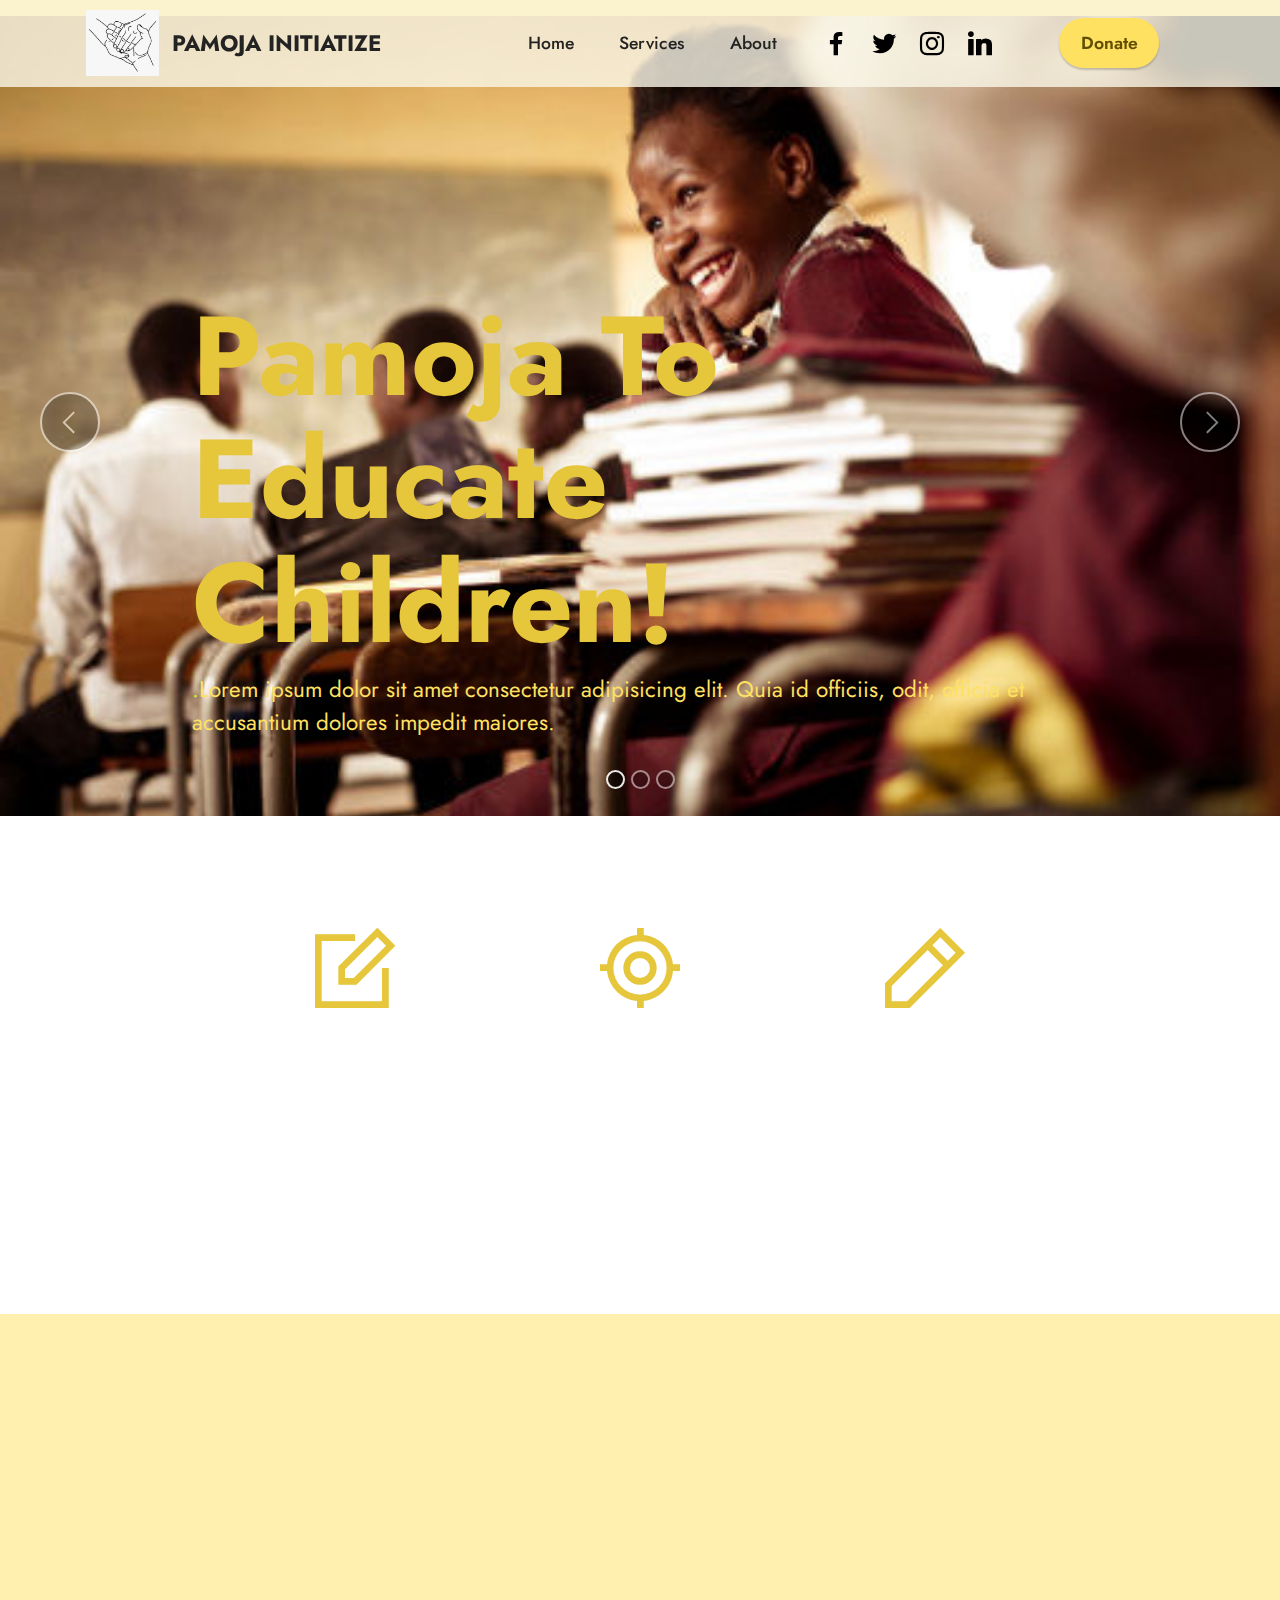
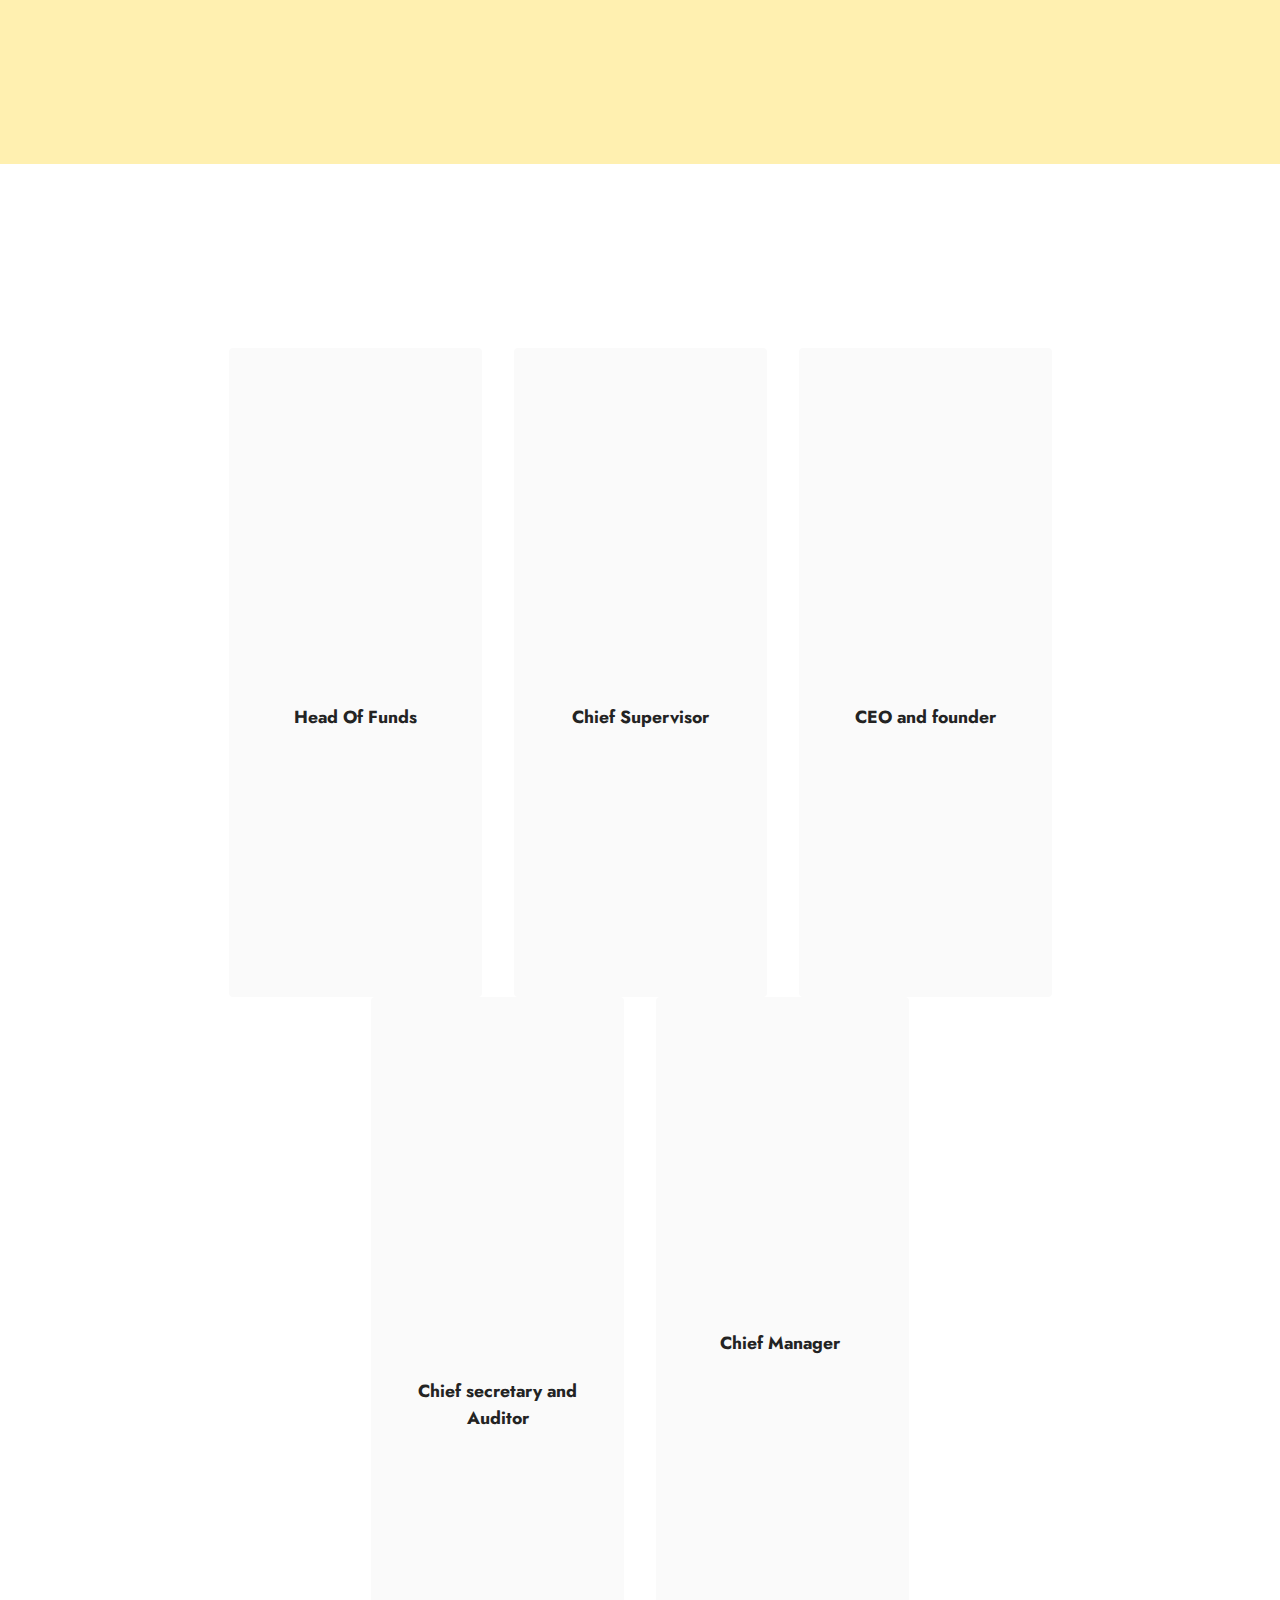
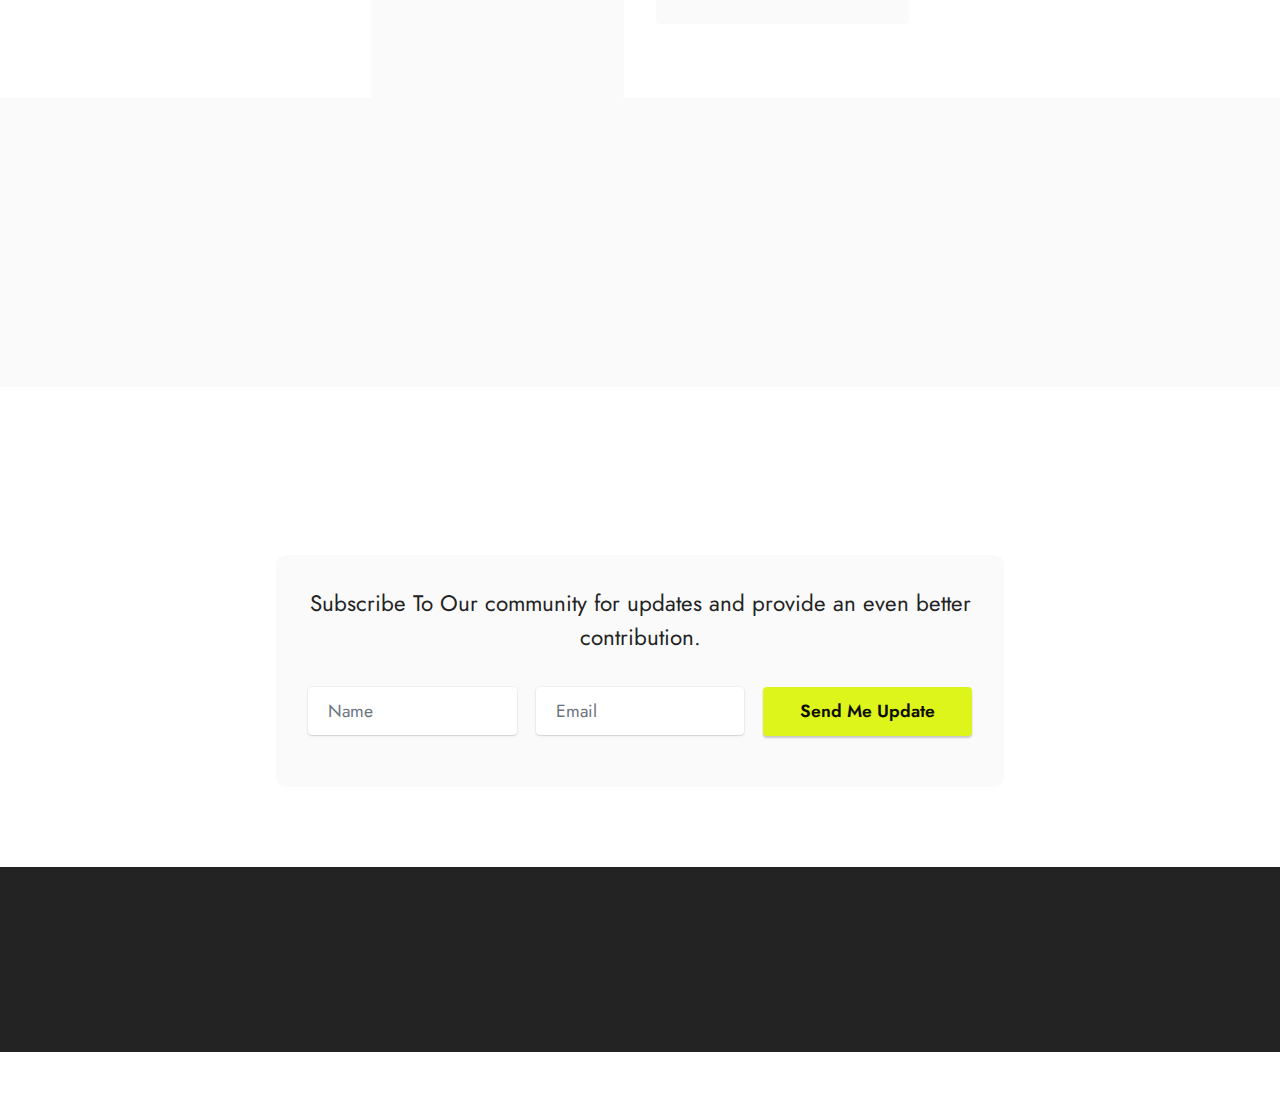
<file: pamoja UI Layout - final-WITH FORMS/index.html>
<!DOCTYPE html>
<html  >
<head>
  <!-- This layout is created by dismas ndadila please dont mess with my code i will fucking kill u
any updates check me
email ndadilladismas@gmail.com peace...... )))) -->
  <meta charset="UTF-8">
  <meta http-equiv="X-UA-Compatible" content="IE=edge">
  <meta name="generator" content="Mobirise v5.5.0, mobirise.com">
  <meta name="viewport" content="width=device-width, initial-scale=1, minimum-scale=1">
  <link rel="shortcut icon" href="assets/images/pamoja-example-131x118.png" type="image/x-icon">
  <meta name="description" content="">
  
  
  <title>Home</title>
  <link rel="stylesheet" href="assets/web/assets/mobirise-icons2/mobirise2.css">
  <link rel="stylesheet" href="assets/bootstrap/css/bootstrap.min.css">
  <link rel="stylesheet" href="assets/bootstrap/css/bootstrap-grid.min.css">
  <link rel="stylesheet" href="assets/bootstrap/css/bootstrap-reboot.min.css">
  <link rel="stylesheet" href="assets/animatecss/animate.css">
  <link rel="stylesheet" href="assets/dropdown/css/style.css">
  <link rel="stylesheet" href="assets/socicon/css/styles.css">
  <link rel="stylesheet" href="assets/theme/css/style.css">
  <link rel="preload" href="https://fonts.googleapis.com/css?family=Jost:100,200,300,400,500,600,700,800,900,100i,200i,300i,400i,500i,600i,700i,800i,900i&display=swap" as="style" onload="this.onload=null;this.rel='stylesheet'">
  <noscript><link rel="stylesheet" href="https://fonts.googleapis.com/css?family=Jost:100,200,300,400,500,600,700,800,900,100i,200i,300i,400i,500i,600i,700i,800i,900i&display=swap"></noscript>
  <link rel="preload" as="style" href="assets/mobirise/css/mbr-additional.css"><link rel="stylesheet" href="assets/mobirise/css/mbr-additional.css" type="text/css">
  
  
  
  
</head>
<body>
  
  <section data-bs-version="5.1" class="menu menu2 cid-sFCw1qGFAI" once="menu" id="menu2-23">
    
    <nav class="navbar navbar-dropdown navbar-fixed-top navbar-expand-lg">
        <div class="container">
            <div class="navbar-brand">
                <span class="navbar-logo">
                    <a href="index.html#top">
                        <img src="assets/images/pamoja-example-131x118.png" alt="Pamoja NGO" style="height: 4.1rem;">
                    </a>
                </span>
                <span class="navbar-caption-wrap"><a class="navbar-caption text-black text-primary display-7" href="index.html">PAMOJA INITIATIZE<br></a></span>
            </div>
            <button class="navbar-toggler" type="button" data-toggle="collapse" data-bs-toggle="collapse" data-target="#navbarSupportedContent" data-bs-target="#navbarSupportedContent" aria-controls="navbarNavAltMarkup" aria-expanded="false" aria-label="Toggle navigation">
                <div class="hamburger">
                    <span></span>
                    <span></span>
                    <span></span>
                    <span></span>
                </div>
            </button>
            <div class="collapse navbar-collapse" id="navbarSupportedContent">
                <ul class="navbar-nav nav-dropdown" data-app-modern-menu="true"><li class="nav-item"><a class="nav-link link text-black text-primary display-4" href="index.html#top">Home</a></li><li class="nav-item"><a class="nav-link link text-black text-primary display-4" href="Services We Provide.html#top">Services</a></li>
                    
                    <li class="nav-item"><a class="nav-link link text-black text-primary display-4" href="About Pamoja.html#top">About</a></li></ul>
                <div class="icons-menu">
                    <a class="iconfont-wrapper" href="https://pamojango.com" target="_blank">
                        <span class="p-2 mbr-iconfont socicon-facebook socicon"></span>
                    </a>
                    <a class="iconfont-wrapper" href="https://pamojango.com" target="_blank">
                        <span class="p-2 mbr-iconfont socicon-twitter socicon"></span>
                    </a>
                    <a class="iconfont-wrapper" href="https://pamojango.com" target="_blank">
                        <span class="p-2 mbr-iconfont socicon-instagram socicon"></span>
                    </a>
                    <a class="iconfont-wrapper" href="https://pamojango.com" target="_blank">
                        <span class="p-2 mbr-iconfont socicon-linkedin socicon"></span>
                    </a>
                </div>
                <div class="navbar-buttons mbr-section-btn"><a class="btn btn-warning display-4" href="https://pamojango.com">Donate</a></div>
            </div>
        </div>
    </nav>
</section>

<section data-bs-version="5.1" class="slider1 cid-sWeAw9FAbu" id="slider1-2">
    
    <div class="carousel slide carousel-fade" id="sWepRIszld" data-ride="carousel" data-bs-ride="carousel" data-interval="5000" data-bs-interval="5000">
        <ol class="carousel-indicators">
            <li data-slide-to="0" data-bs-slide-to="0" class="active" data-target="#sWepRIszld" data-bs-target="#sWepRIszld"></li>
            <li data-slide-to="1" data-bs-slide-to="1" data-target="#sWepRIszld" data-bs-target="#sWepRIszld"></li>
            <li data-slide-to="2" data-bs-slide-to="2" data-target="#sWepRIszld" data-bs-target="#sWepRIszld"></li>
        </ol>
        <div class="carousel-inner">
            <div class="carousel-item slider-image item active">
                <div class="item-wrapper">
                    
                    
                    <div class="carousel-caption">
                        <h5 class="mbr-section-subtitle mbr-fonts-style display-1"><strong>Pamoja To Educate Children!</strong></h5>
                        <p class="mbr-section-text mbr-fonts-style display-7"><strong><a href="Authentication.html#top" class="text-primary">.</a></strong>Lorem ipsum dolor sit amet consectetur adipisicing elit. Quia id officiis, odit, officia et accusantium dolores impedit maiores.</p>
                    </div>
                <a href="index.html#top"><img class="d-block w-100" src="assets/images/kid1-507x338.jpg"></a></div>
            </div>
            <div class="carousel-item slider-image item">
                <div class="item-wrapper">
                    
                    
                    <div class="carousel-caption">
                        <h5 class="mbr-section-subtitle mbr-fonts-style display-1"><strong>Pamoja To End Children Hunger!</strong></h5>
                        <p class="mbr-section-text mbr-fonts-style display-7">Lorem ipsum dolor sit amet consectetur adipisicing elit. Quia id officiis, odit, officia et accusantium dolores impedit maiores repudian.</p>
                    </div>
                <a href="index.html#top"><img class="d-block w-100" src="assets/images/kid2-507x339.jpg"></a></div>
            </div>
            <div class="carousel-item slider-image item">
                <div class="item-wrapper">
                    
                    
                    <div class="carousel-caption">
                        <h5 class="mbr-section-subtitle mbr-fonts-style display-1"><strong>Pamoja To Fight For Children Rights!</strong></h5>
                        <p class="mbr-section-text mbr-fonts-style display-7">Lorem ipsum dolor sit amet consectetur adipisicing elit. Quia id officiis, odit, officia et accusantium dolores impedit .</p>
                    </div>
                <a href="index.html#slider1-2"><img class="d-block w-100" src="assets/images/kid3-509x339.jpg"></a></div>
            </div>
        </div>
        <a class="carousel-control carousel-control-prev" role="button" data-slide="prev" data-bs-slide="prev" href="#sWepRIszld">
            <span class="mobi-mbri mobi-mbri-arrow-prev" aria-hidden="true"></span>
            <span class="sr-only visually-hidden">Previous</span>
        </a>
        <a class="carousel-control carousel-control-next" role="button" data-slide="next" data-bs-slide="next" href="#sWepRIszld">
            <span class="mobi-mbri mobi-mbri-arrow-next" aria-hidden="true"></span>
            <span class="sr-only visually-hidden">Next</span>
        </a>
    </div>
</section>

<section data-bs-version="5.1" class="features1 cid-sWey2HP2CW" id="features1-9">
    

    
    <div class="container">
        <div class="row">
            
        </div>
        <div class="row">
            <div class="card col-12 col-md-6 col-lg-3">
                <div class="card-wrapper">
                    <div class="card-box align-center">
                        <div class="iconfont-wrapper">
                            <span class="mbr-iconfont mobi-mbri-edit mobi-mbri"></span>
                        </div>
                        <h5 class="card-title mbr-fonts-style display-7"><strong>Vision</strong></h5>
                        <p class="card-text mbr-fonts-style display-7">lLorem ipsum dolor sit amet consectetur adipisicing elit. Ipsam eveniet optio quaerat repellendus&nbsp;</p>
                    </div>
                </div>
            </div>
            <div class="card col-12 col-md-6 col-lg-3">
                <div class="card-wrapper">
                    <div class="card-box align-center">
                        <div class="iconfont-wrapper">
                            <span class="mbr-iconfont mobi-mbri-target mobi-mbri"></span>
                        </div>
                        <h5 class="card-title mbr-fonts-style display-7"><strong>Mission</strong></h5>
                        <p class="card-text mbr-fonts-style display-7">lLorem ipsum dolor sit amet consectetur adipisicing elit. Ipsam eveniet optio quaerat repellendus&nbsp;</p>
                    </div>
                </div>
            </div>
            <div class="card col-12 col-md-6 col-lg-3">
                <div class="card-wrapper">
                    <div class="card-box align-center">
                        <div class="iconfont-wrapper">
                            <span class="mbr-iconfont mobi-mbri-edit-2 mobi-mbri"></span>
                        </div>
                        <h5 class="card-title mbr-fonts-style display-7"><strong>Goals</strong></h5>
                        <p class="card-text mbr-fonts-style display-7">lLorem ipsum dolor sit amet consectetur adipisicing elit. Ipsam eveniet optio quaerat repellendus </p>
                    </div>
                </div>
            </div>
            
        </div>
    </div>
</section>

<section data-bs-version="5.1" class="content11 cid-sWetTipxn1" id="content11-d">
    
    <div class="container">
        <div class="row justify-content-center">
            <div class="col-md-12 col-lg-4">
                <div class="mbr-section-btn align-center ">
                    <h3> Do you have a child who needs helps?</h3>
                    <a class="btn btn-primary display-4" href="Authentication parent.html">
                        <span class="mobi-mbri mobi-mbri-users mbr-iconfont mbr-iconfont-btn">
                        </span>Submit a child to Pamoja</a>
                        <div class="mbr-section-btn align-left">
                        <h3>Are you a Student who needs helps?</h3>
                    <a class="btn btn-black display-4" href="Authentication student.html">
                        <span class="mobi-mbri mobi-mbri-rocket mbr-iconfont mbr-iconfont-btn">
                        </span> Sign Up here!</a>
                    </div>
                    <div class="mbr-section-btn align-right">
                        <h3> Do you like to provide help?</h3>
                         <a class="btn btn-black display-4" href="">
                            <span class="mobi-mbri mobi-mbri-hearth mbr-iconfont mbr-iconfont-btn"></span>DONATE</a></div>
            </div>
        </div>
        </div>
    </div>
</section>
<!------------------------team------------------------->
<section data-bs-version="5.1" class="team1 cid-sFzErVWEaH" id="team1-1o">
     <div class="container">
        <div class="row justify-content-center">
            <div class="col-12">
                <h3 class="mbr-section-title1 mbr-fonts-style align-center mb-5 display-2">
                    <strong>Professional Team</strong>
                </h3>
                
            </div>
           

            <div class="col-sm-6 col-lg-3">
                <div class="card-wrap">
                    <div class="image-wrap">
                        <img src="assets/images/pamoja-example-237x213.png" alt="">
                    </div>
                    <div class="content-wrap">
                        <h5 class="mbr-section-title card-title mbr-fonts-style align-center m-0 display-5"><strong>Dismas ndadila</strong></h5>
                        <h6 class="mbr-role mbr-fonts-style align-center mb-3 display-4"><strong>Head Of Funds</strong></h6>
                        <p class="card-text mbr-fonts-style align-center display-7">
                            Lorem ipsum dolor sit amet, consectetur adipiscing elit.
                        </p>
                        
                        <div class="mbr-section-btn card-btn align-center"><a class="btn btn-primary display-4" href="https://pamojango.com">View
                                Profile</a></div>
                    </div>
                </div>
            </div>

            <div class="col-sm-6 col-lg-3">
                <div class="card-wrap">
                    <div class="image-wrap">
                        <img src="assets/images/pamoja-example-237x213.png" alt="">
                    </div>
                    <div class="content-wrap">
                        <h5 class="mbr-section-title card-title mbr-fonts-style align-center m-0 display-5"><strong>Francis David</strong></h5>
                        <h6 class="mbr-role mbr-fonts-style align-center mb-3 display-4"><strong>Chief Supervisor</strong></h6>
                        <p class="card-text mbr-fonts-style align-center display-7">
                            Lorem ipsum dolor sit amet, consectetur adipiscing elit.
                        </p>
                        
                        <div class="mbr-section-btn card-btn align-center"><a class="btn btn-primary display-4" href="https://pamojango.com">View
                                Profile</a></div>
                    </div>
                </div>
            </div>
<!------------------------------------------------here team -->
<div class="col-sm-3 col-lg-3">
    <div class="card-wrap">
        <div class="image-wrap">
            <img src="assets/images/pamoja-example-237x213.png" alt="">
        </div>
        <div class="content-wrap">
            <h5 class="mbr-section-title card-title mbr-fonts-style align-center m-0 display-5"><strong>Edgar Compiler</strong></h5>
            <h6 class="mbr-role mbr-fonts-style align-center mb-3 display-4"><strong>CEO and founder</strong></h6>
            <p class="card-text mbr-fonts-style align-center display-7">
                Lorem ipsum dolor sit amet, consectetur adipiscing elit.
            </p>
            
            <div class="mbr-section-btn card-btn align-center"><a class="btn btn-primary display-4" href="https://pamojango.com">View
                    Profile</a></div>
        </div>
    </div>
</div>



            
        </div>
        <!----------------row 2-->
        <div class="row justify-content-center">
            <div class="col-sm-6 col-lg-3">
                <div class="card-wrap">
                    <div class="image-wrap">
                        <img src="assets/images/photo-2018-12-23-09-14-25-506x506.jpg" alt="">
                    </div>
                    <div class="content-wrap">
                        <h5 class="mbr-section-title card-title mbr-fonts-style align-center m-0 display-5"><strong>Rasouli Omari</strong></h5>
                        <h6 class="mbr-role mbr-fonts-style align-center mb-3 display-4"><strong>Chief secretary and Auditor</strong></h6>
                        <p class="card-text mbr-fonts-style align-center display-7">
                            Lorem ipsum dolor sit amet, consectetur adipiscing elit.
                        </p>
                        
                        <div class="mbr-section-btn card-btn align-center"><a class="btn btn-primary display-4" href="https://pamojango.com">View
                                Profile</a></div>
                    </div>
                </div>
            </div>
            <div class="col-sm-6 col-lg-3">
                <div class="card-wrap">
                    <div class="image-wrap">
                        <img src="assets/images/photo-2021-04-30-18-15-18-506x506.jpg" alt="">
                    </div>
                    <div class="content-wrap">
                        <h5 class="mbr-section-title card-title mbr-fonts-style align-center m-0 display-5"><strong>Rohit Gulam</strong></h5>
                        <h6 class="mbr-role mbr-fonts-style align-center mb-3 display-4"><strong>Chief Manager&nbsp;</strong></h6>
                        <p class="card-text mbr-fonts-style align-center display-7">
                            Lorem ipsum dolor sit amet, consectetur adipiscing elit.</p>
                        
                        <div class="mbr-section-btn card-btn align-center"><a class="btn btn-primary display-4" href="https://pamojango.com">View
                                Profile</a></div>
                    </div>
                </div>
            </div>
        </div>
    </div>
</section>


<!-----------------------------------partners-->
<section data-bs-version="5.1" class="clients1 cid-sFAw7z51L3" id="clients1-1u">
    
    <div class="images-container container">
        <div class="mbr-section-head">
            <h3 class="mbr-section-title mbr-fonts-style align-center mb-0 display-2"><strong>Our Partners</strong></h3>
            <h4 class="mbr-section-subtitle mbr-fonts-style align-center mb-0 mt-2 display-7">Pamoja Non government Organization collaborates with.</h4>
            
        </div>
        <div class="row justify-content-center mt-4">
            <div class="col-md-3 card">
                <img src="assets/images/university-of-dar-es-salaam-240x158.png" alt="">
            </div>
            <div class="col-md-3 card">
                <img src="assets/images/who-logo-240x134.png" alt="">
            </div>
            <div class="col-md-3 card">
                <img src="assets/images/unicef-logo-240x135.png" alt="">
            </div>
            <div class="col-md-3 card">
                <img src="assets/images/world-food-program-240x105.png" alt="">
            </div>
            
            
            
            
        </div>
    </div>
</section>
<!-----------------------------------subscription-->
<section data-bs-version="5.1" class="form9 cid-sWeA4dFRTY" id="form9-a">
    
    
    <div class="container">
        <div class="mbr-section-head">
            <h3 class="mbr-section-title mbr-fonts-style align-center mb-0 display-2">
                <strong>Not ready to Donate?</strong><br></h3>
            
        </div>
        <div class="row justify-content-center mt-4">
            <div class="col-lg-8 mx-auto mbr-form" data-form-type="formoid">
                <form action="https://mobirise.eu/" method="POST" class="mbr-form form-with-styler mx-auto" data-form-title="Form Name"><input type="hidden" name="email" data-form-email="true" value="aBiYQ+HsjwLSE9rtaGKzA+8RwRXzlAFYKW39fTWGz7boPiP+IDP4oRMXtFakKvlDbig7WIhOhncED4KNvMVin7Itrf1VHaMhJS7bBRewvYz6foyeL5DlJrKAa4oXDm3+">
                    <div class="row">
                        <div hidden="hidden" data-form-alert="" class="alert alert-success col-12">Thanks for joining our community</div>
                        <div hidden="hidden" data-form-alert-danger="" class="alert alert-danger col-12">Oops...! some problem!</div>
                    </div>
                    <div class="dragArea row">
                        <div class="col-lg-12">
                            <p class="mbr-text mbr-fonts-style align-center mb-4 display-7">Subscribe To Our community for updates and provide an even better contribution.</p>
                        </div>
                        <div class="col-lg-4 col-md-12 col-sm-12 form-group mb-3" data-for="name">
                            <input type="text" name="name" placeholder="Name" data-form-field="name" class="form-control" value="" id="name-form9-a">
                        </div>
                        <div data-for="email" class="col-lg-4 col-md-12 col-sm-12 form-group mb-3">
                            <input type="email" name="email" placeholder="Email" data-form-field="email" class="form-control" value="" id="email-form9-a">
                        </div>
                        <div class="col-lg-4 col-md-12 col-sm-12 mbr-section-btn align-center"><button type="submit" class="btn btn-primary display-4">Send Me Update<br></button></div>
                    </div>
                </form>
            </div>
        </div>
    </div>
</section>
<!------------------------footer-->
<section data-bs-version="5.1" class="footer3 cid-sFCygHrmNf mbr-reveal" once="footers" id="footer3-24">

    

    

    <div class="container">
        <div class="row align-center mbr-white">
            <div class="row row-links">
                <ul class="foot-menu">
                    
                    
                    
                    
                    
                <li class="foot-menu-item mbr-fonts-style display-7"><a href="#top" class="text-white">Home</a></li>
                <li class="foot-menu-item mbr-fonts-style display-7"><a href="Services We Provide.html" class="text-white">services</a></li>
                <li class="foot-menu-item mbr-fonts-style display-7"><a href="About Pamoja.html" class="text-white">About</a></li></ul>
            </div>
            <div class="row social-row">
                <div class="social-list align-right pb-2">
                    
                    
                    
                    
                    
                    
                <div class="soc-item">
                        <a href="https://twitter.com/pamojango" target="_blank">
                            <span class="socicon-twitter socicon mbr-iconfont mbr-iconfont-social"></span>
                        </a>
                    </div><div class="soc-item">
                        <a href="https://www.facebook.com/pages/pamojaNGO" target="_blank">
                            <span class="socicon-facebook socicon mbr-iconfont mbr-iconfont-social"></span>
                        </a>
                    </div><div class="soc-item">
                        <a href="https://www.youtube.com/c/pamojango" target="_blank">
                            <span class="socicon-youtube socicon mbr-iconfont mbr-iconfont-social"></span>
                        </a>
                    </div><div class="soc-item">
                        <a href="https://instagram.com/pamojango" target="_blank">
                            <span class="socicon-instagram socicon mbr-iconfont mbr-iconfont-social"></span>
                        </a>
                    </div></div>
            </div>
            <div class="row row-copirayt">
                <p class="mbr-text mb-0 mbr-fonts-style mbr-white align-center display-7">
                    © Copyright Pamoja Initiatize 2022. All Rights Reserved.
                </p>
            </div>
        </div>
    </div>
</section>
<!--------------dont touch i reapeat dont fucking touch-->
<section style="background-color: #fff; font-family: -apple-system, BlinkMacSystemFont, 'Segoe UI', 'Roboto', 'Helvetica Neue', Arial, sans-serif; color:#aaa; font-size:12px; padding: 0; align-items: center; display: flex;"><a href="https://mobirise.site/y" style="flex: 1 1; height: 3rem; padding-left: 1rem;"></a><p style="flex: 0 0 auto; margin:0; padding-right:1rem;">
    
    <a href="https://pamojainitiatize.com/u" style="color:#aaa;"></a> </p></section>
    
    <script src="assets/bootstrap/js/bootstrap.bundle.min.js"></script>  <script src="assets/smoothscroll/smooth-scroll.js"></script>  <script src="assets/ytplayer/index.js"></script>  <script src="assets/dropdown/js/navbar-dropdown.js"></script>  <script src="assets/theme/js/script.js"></script>  <script src="assets/formoid/formoid.min.js"></script>  
  
  <!--------------------------dont touch-->
 <div id="scrollToTop" class="scrollToTop mbr-arrow-up"><a style="text-align: center;"><i class="mbr-arrow-up-icon mbr-arrow-up-icon-cm cm-icon cm-icon-smallarrow-up"></i></a></div>
    <input name="animation" type="hidden">
  </body>
</html>
</file>
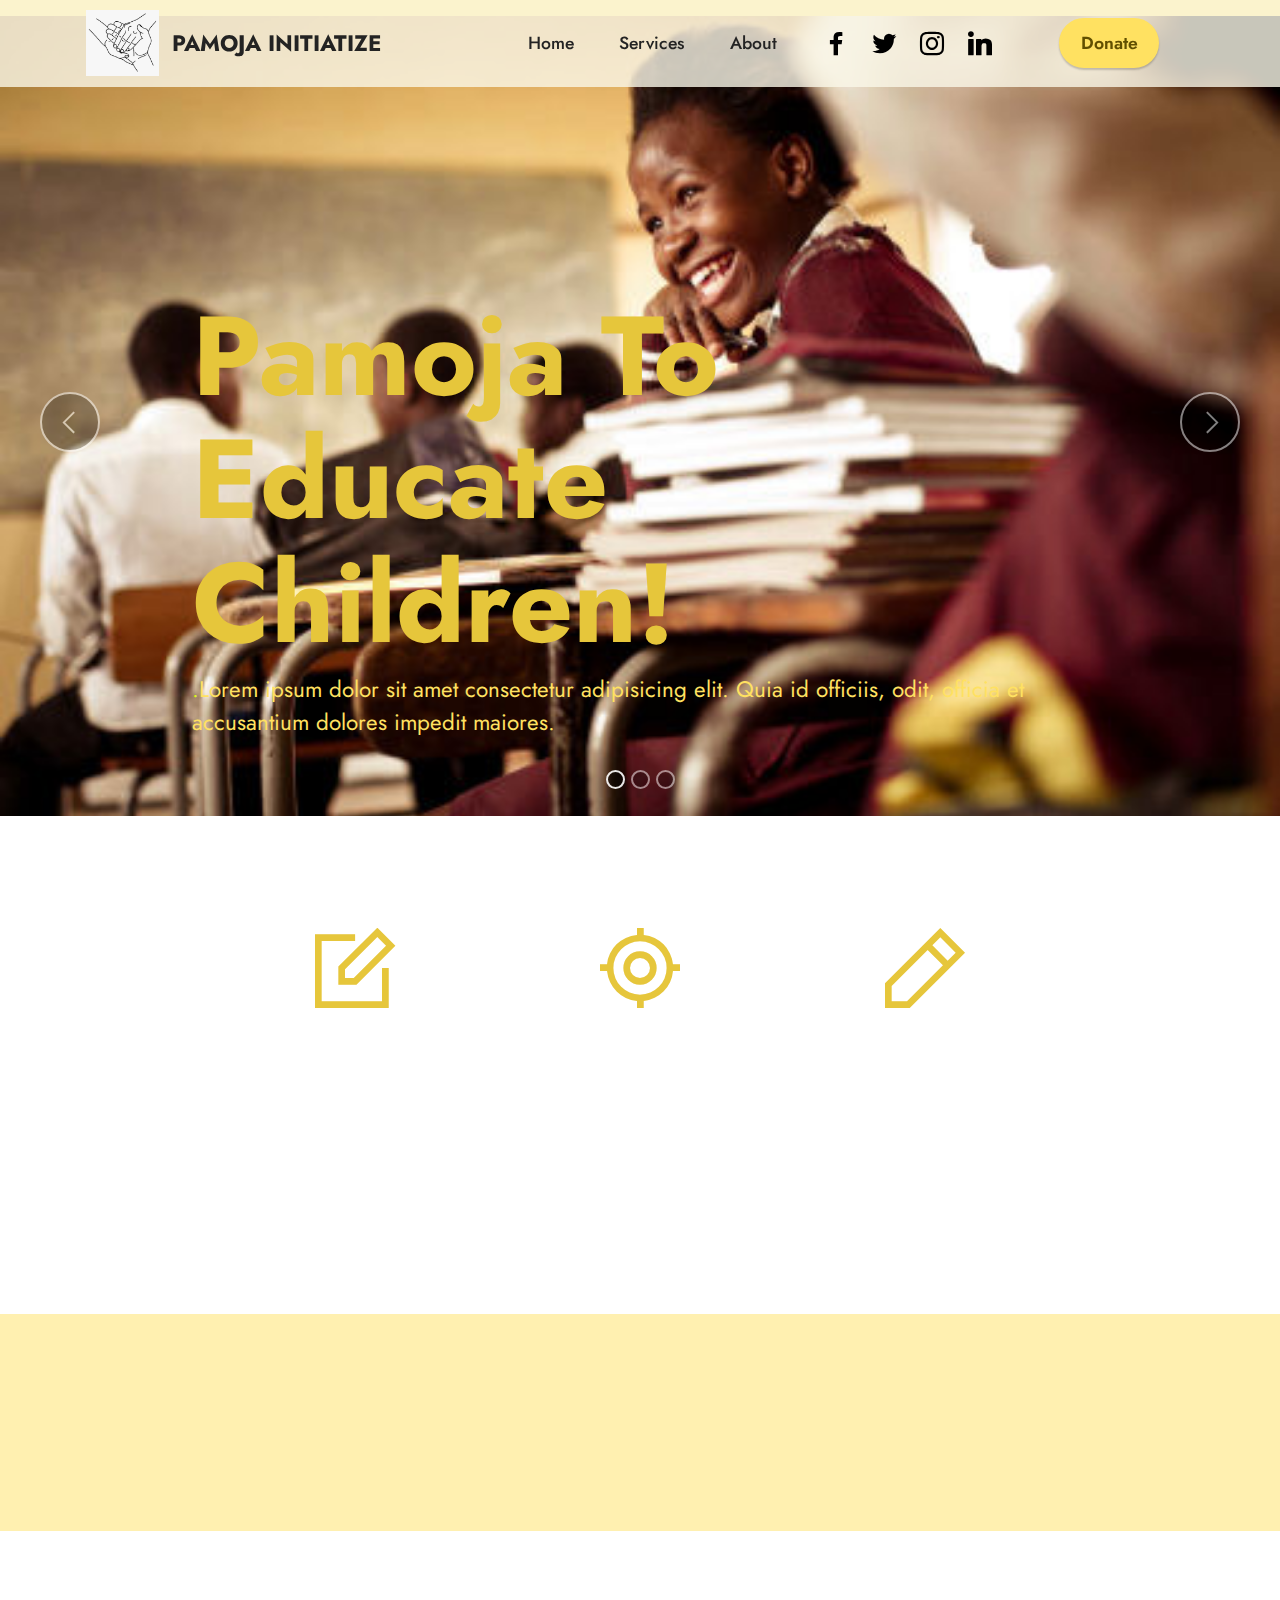
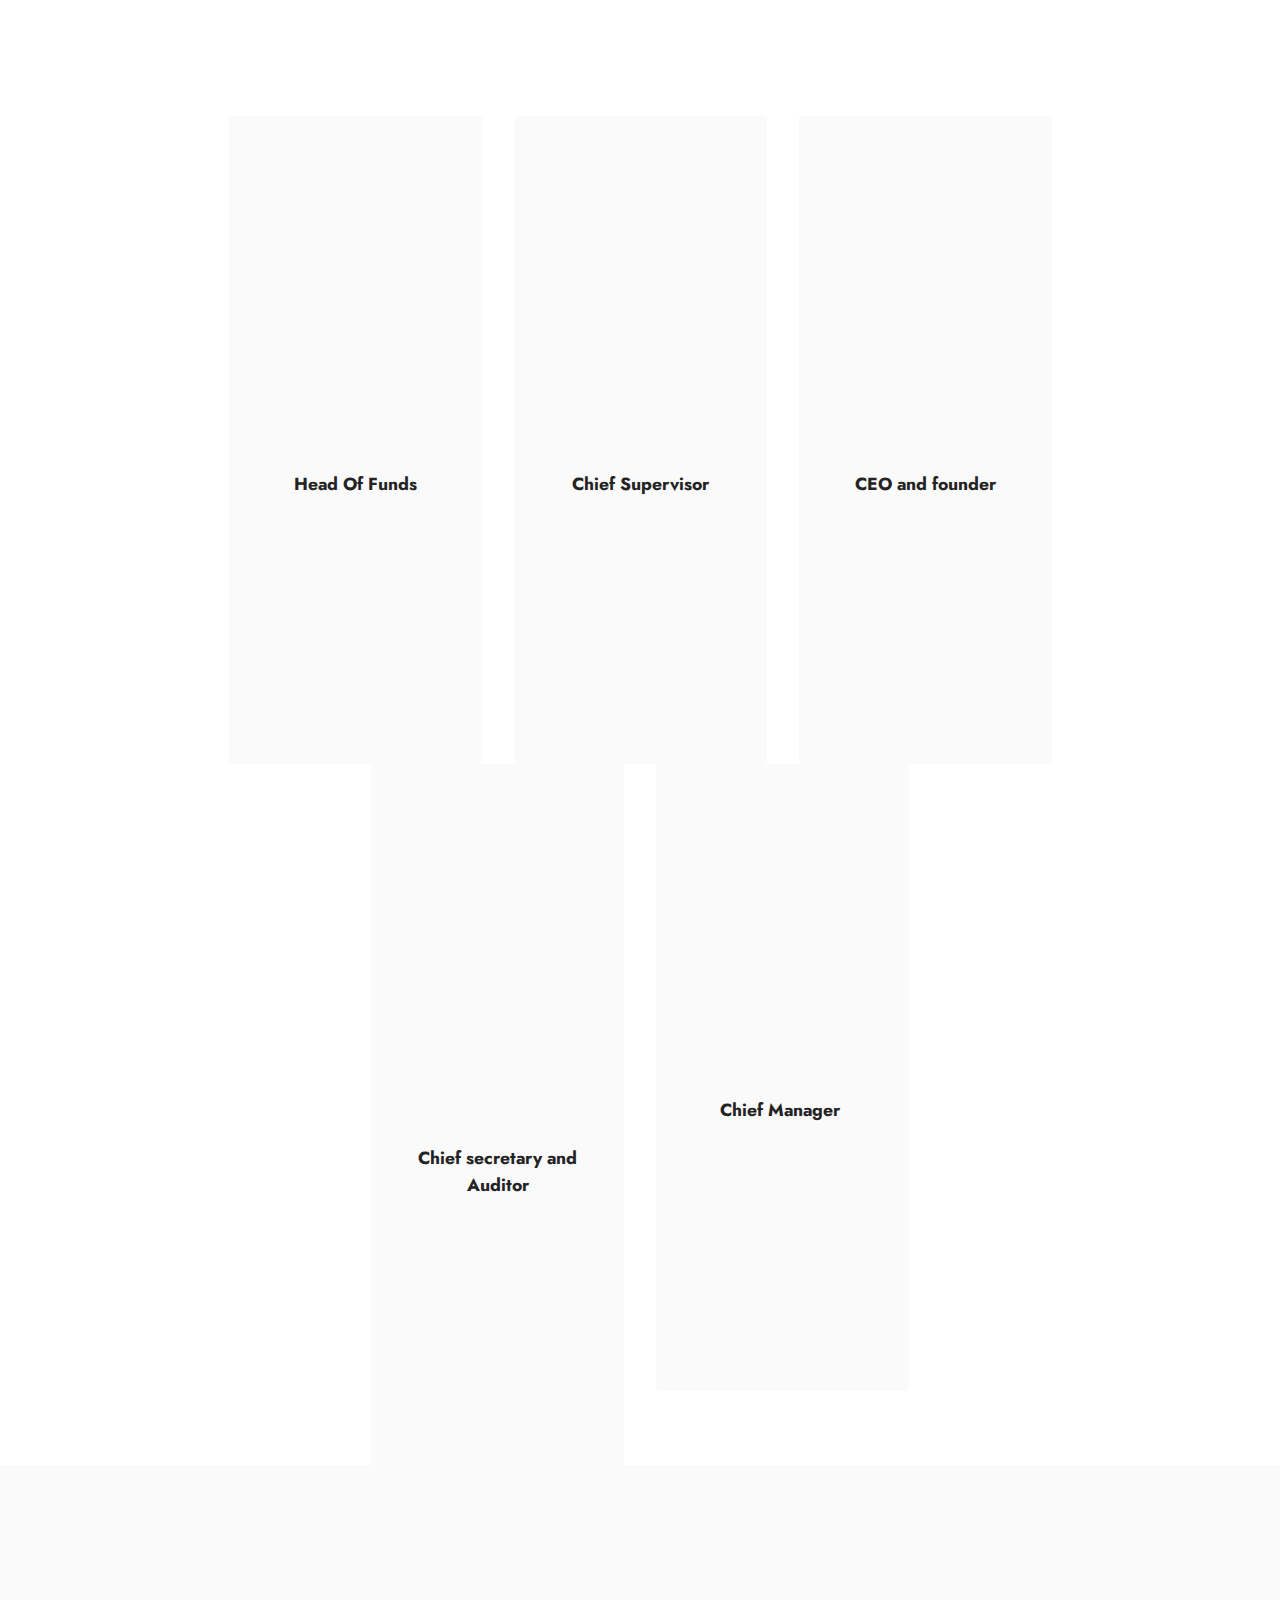
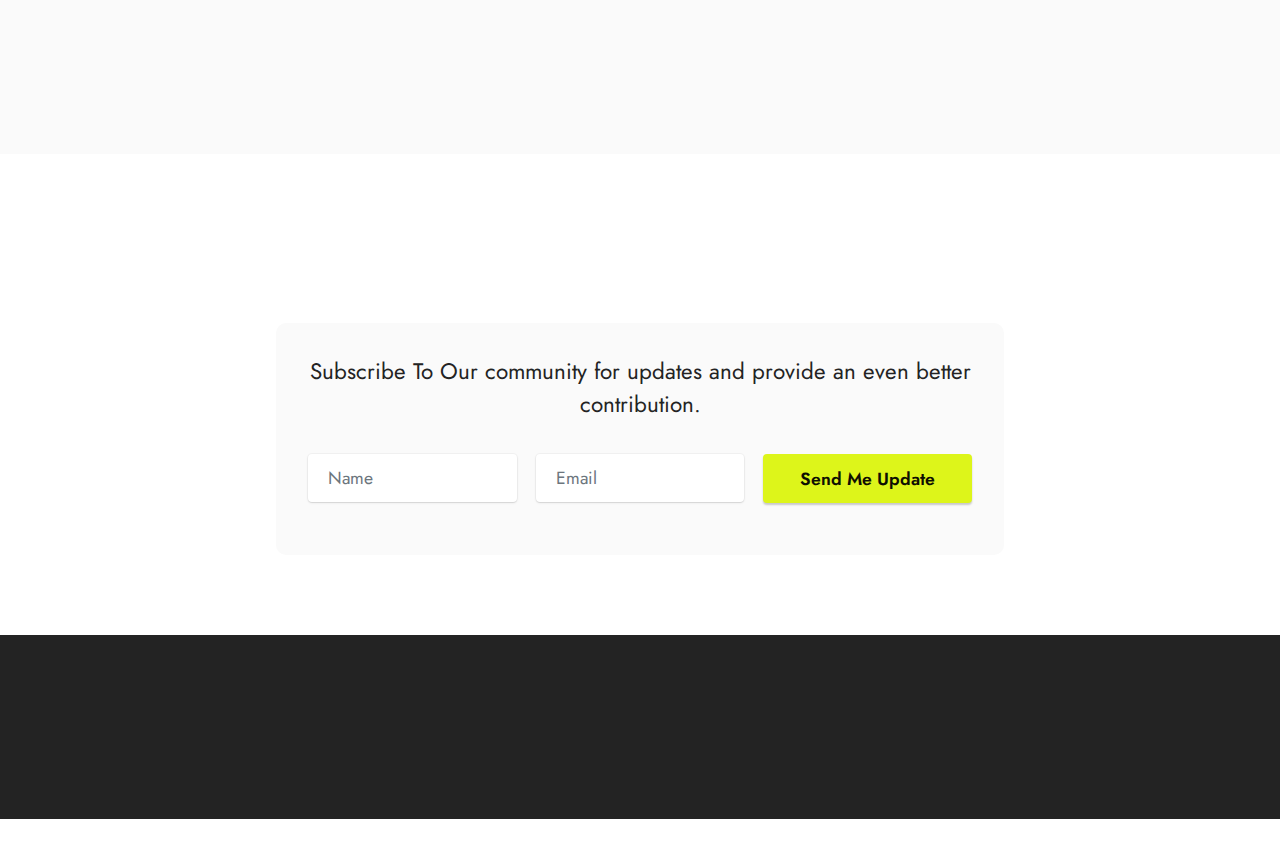
<file: pamoja UI Layout - final/index.html>
<!DOCTYPE html>
<html  >
<head>
  <!-- This layout is created by Dismas ndadila  aka @Thepurplebull please dont mess with my code i will fucking kill u
any updates check me
email ndadilladismas@gmail.com peace...... )))) -->
  <meta charset="UTF-8">
  <meta http-equiv="X-UA-Compatible" content="IE=edge">
  <meta name="generator" content="Mobirise v5.5.0, mobirise.com">
  <meta name="viewport" content="width=device-width, initial-scale=1, minimum-scale=1">
  <link rel="shortcut icon" href="assets/images/pamoja-example-131x118.png" type="image/x-icon">
  <meta name="description" content="">
  
  
  <title>Home</title>
  <link rel="stylesheet" href="assets/web/assets/mobirise-icons2/mobirise2.css">
  <link rel="stylesheet" href="assets/bootstrap/css/bootstrap.min.css">
  <link rel="stylesheet" href="assets/bootstrap/css/bootstrap-grid.min.css">
  <link rel="stylesheet" href="assets/bootstrap/css/bootstrap-reboot.min.css">
  <link rel="stylesheet" href="assets/animatecss/animate.css">
  <link rel="stylesheet" href="assets/dropdown/css/style.css">
  <link rel="stylesheet" href="assets/socicon/css/styles.css">
  <link rel="stylesheet" href="assets/theme/css/style.css">
  <link rel="preload" href="https://fonts.googleapis.com/css?family=Jost:100,200,300,400,500,600,700,800,900,100i,200i,300i,400i,500i,600i,700i,800i,900i&display=swap" as="style" onload="this.onload=null;this.rel='stylesheet'">
  <noscript><link rel="stylesheet" href="https://fonts.googleapis.com/css?family=Jost:100,200,300,400,500,600,700,800,900,100i,200i,300i,400i,500i,600i,700i,800i,900i&display=swap"></noscript>
  <link rel="preload" as="style" href="assets/mobirise/css/mbr-additional.css"><link rel="stylesheet" href="assets/mobirise/css/mbr-additional.css" type="text/css">
  
  
  
  
</head>
<body>
  
  <section data-bs-version="5.1" class="menu menu2 cid-sFCw1qGFAI" once="menu" id="menu2-23">
    
    <nav class="navbar navbar-dropdown navbar-fixed-top navbar-expand-lg">
        <div class="container">
            <div class="navbar-brand">
                <span class="navbar-logo">
                    <a href="index.html#top">
                        <img src="assets/images/pamoja-example-131x118.png" alt="Pamoja NGO" style="height: 4.1rem;">
                    </a>
                </span>
                <span class="navbar-caption-wrap"><a class="navbar-caption text-black text-primary display-7" href="index.html">PAMOJA INITIATIZE<br></a></span>
            </div>
            <button class="navbar-toggler" type="button" data-toggle="collapse" data-bs-toggle="collapse" data-target="#navbarSupportedContent" data-bs-target="#navbarSupportedContent" aria-controls="navbarNavAltMarkup" aria-expanded="false" aria-label="Toggle navigation">
                <div class="hamburger">
                    <span></span>
                    <span></span>
                    <span></span>
                    <span></span>
                </div>
            </button>
            <div class="collapse navbar-collapse" id="navbarSupportedContent">
                <ul class="navbar-nav nav-dropdown" data-app-modern-menu="true"><li class="nav-item"><a class="nav-link link text-black text-primary display-4" href="index.html#top">Home</a></li><li class="nav-item"><a class="nav-link link text-black text-primary display-4" href="Services We Provide.html#top">Services</a></li>
                    
                    <li class="nav-item"><a class="nav-link link text-black text-primary display-4" href="About Pamoja.html#top">About</a></li></ul>
                <div class="icons-menu">
                    <a class="iconfont-wrapper" href="https://pamojango.com" target="_blank">
                        <span class="p-2 mbr-iconfont socicon-facebook socicon"></span>
                    </a>
                    <a class="iconfont-wrapper" href="https://pamojango.com" target="_blank">
                        <span class="p-2 mbr-iconfont socicon-twitter socicon"></span>
                    </a>
                    <a class="iconfont-wrapper" href="https://pamojango.com" target="_blank">
                        <span class="p-2 mbr-iconfont socicon-instagram socicon"></span>
                    </a>
                    <a class="iconfont-wrapper" href="https://pamojango.com" target="_blank">
                        <span class="p-2 mbr-iconfont socicon-linkedin socicon"></span>
                    </a>
                </div>
                <div class="navbar-buttons mbr-section-btn"><a class="btn btn-warning display-4" href="https://pamojango.com">Donate</a></div>
            </div>
        </div>
    </nav>
</section>

<section data-bs-version="5.1" class="slider1 cid-sWeAw9FAbu" id="slider1-2">
    
    <div class="carousel slide carousel-fade" id="sWepRIszld" data-ride="carousel" data-bs-ride="carousel" data-interval="5000" data-bs-interval="5000">
        <ol class="carousel-indicators">
            <li data-slide-to="0" data-bs-slide-to="0" class="active" data-target="#sWepRIszld" data-bs-target="#sWepRIszld"></li>
            <li data-slide-to="1" data-bs-slide-to="1" data-target="#sWepRIszld" data-bs-target="#sWepRIszld"></li>
            <li data-slide-to="2" data-bs-slide-to="2" data-target="#sWepRIszld" data-bs-target="#sWepRIszld"></li>
        </ol>
        <div class="carousel-inner">
            <div class="carousel-item slider-image item active">
                <div class="item-wrapper">
                    
                    
                    <div class="carousel-caption">
                        <h5 class="mbr-section-subtitle mbr-fonts-style display-1"><strong>Pamoja To Educate Children!</strong></h5>
                        <p class="mbr-section-text mbr-fonts-style display-7"><strong><a href="Authentication.html#top" class="text-primary">.</a></strong>Lorem ipsum dolor sit amet consectetur adipisicing elit. Quia id officiis, odit, officia et accusantium dolores impedit maiores.</p>
                    </div>
                <a href="index.html#top"><img class="d-block w-100" src="assets/images/kid1-507x338.jpg"></a></div>
            </div>
            <div class="carousel-item slider-image item">
                <div class="item-wrapper">
                    
                    
                    <div class="carousel-caption">
                        <h5 class="mbr-section-subtitle mbr-fonts-style display-1"><strong>Pamoja To End Children Hunger!</strong></h5>
                        <p class="mbr-section-text mbr-fonts-style display-7">Lorem ipsum dolor sit amet consectetur adipisicing elit. Quia id officiis, odit, officia et accusantium dolores impedit maiores repudian.</p>
                    </div>
                <a href="index.html#top"><img class="d-block w-100" src="assets/images/kid2-507x339.jpg"></a></div>
            </div>
            <div class="carousel-item slider-image item">
                <div class="item-wrapper">
                    
                    
                    <div class="carousel-caption">
                        <h5 class="mbr-section-subtitle mbr-fonts-style display-1"><strong>Pamoja To Fight For Children Rights!</strong></h5>
                        <p class="mbr-section-text mbr-fonts-style display-7">Lorem ipsum dolor sit amet consectetur adipisicing elit. Quia id officiis, odit, officia et accusantium dolores impedit .</p>
                    </div>
                <a href="index.html#slider1-2"><img class="d-block w-100" src="assets/images/kid3-509x339.jpg"></a></div>
            </div>
        </div>
        <a class="carousel-control carousel-control-prev" role="button" data-slide="prev" data-bs-slide="prev" href="#sWepRIszld">
            <span class="mobi-mbri mobi-mbri-arrow-prev" aria-hidden="true"></span>
            <span class="sr-only visually-hidden">Previous</span>
        </a>
        <a class="carousel-control carousel-control-next" role="button" data-slide="next" data-bs-slide="next" href="#sWepRIszld">
            <span class="mobi-mbri mobi-mbri-arrow-next" aria-hidden="true"></span>
            <span class="sr-only visually-hidden">Next</span>
        </a>
    </div>
</section>

<section data-bs-version="5.1" class="features1 cid-sWey2HP2CW" id="features1-9">
    

    
    <div class="container">
        <div class="row">
            
        </div>
        <div class="row">
            <div class="card col-12 col-md-6 col-lg-3">
                <div class="card-wrapper">
                    <div class="card-box align-center">
                        <div class="iconfont-wrapper">
                            <span class="mbr-iconfont mobi-mbri-edit mobi-mbri"></span>
                        </div>
                        <h5 class="card-title mbr-fonts-style display-7"><strong>Vision</strong></h5>
                        <p class="card-text mbr-fonts-style display-7">lLorem ipsum dolor sit amet consectetur adipisicing elit. Ipsam eveniet optio quaerat repellendus&nbsp;</p>
                    </div>
                </div>
            </div>
            <div class="card col-12 col-md-6 col-lg-3">
                <div class="card-wrapper">
                    <div class="card-box align-center">
                        <div class="iconfont-wrapper">
                            <span class="mbr-iconfont mobi-mbri-target mobi-mbri"></span>
                        </div>
                        <h5 class="card-title mbr-fonts-style display-7"><strong>Mission</strong></h5>
                        <p class="card-text mbr-fonts-style display-7">lLorem ipsum dolor sit amet consectetur adipisicing elit. Ipsam eveniet optio quaerat repellendus&nbsp;</p>
                    </div>
                </div>
            </div>
            <div class="card col-12 col-md-6 col-lg-3">
                <div class="card-wrapper">
                    <div class="card-box align-center">
                        <div class="iconfont-wrapper">
                            <span class="mbr-iconfont mobi-mbri-edit-2 mobi-mbri"></span>
                        </div>
                        <h5 class="card-title mbr-fonts-style display-7"><strong>Goals</strong></h5>
                        <p class="card-text mbr-fonts-style display-7">lLorem ipsum dolor sit amet consectetur adipisicing elit. Ipsam eveniet optio quaerat repellendus </p>
                    </div>
                </div>
            </div>
            
        </div>
    </div>
</section>

<section data-bs-version="5.1" class="content11 cid-sWetTipxn1" id="content11-d">
    
    <div class="container">
        <div class="row justify-content-center">
            <div class="col-md-12 col-lg-4">
                <div class="mbr-section-btn align-center"><a class="btn btn-primary display-4" href="Authentication.html#top"><span class="mobi-mbri mobi-mbri-users mbr-iconfont mbr-iconfont-btn"></span>Become Our Donor</a>
                    <a class="btn btn-black display-4" href=""><span class="mobi-mbri mobi-mbri-rocket mbr-iconfont mbr-iconfont-btn"></span>Fast Donation</a> <a class="btn btn-black display-4" href=""><span class="mobi-mbri mobi-mbri-hearth mbr-iconfont mbr-iconfont-btn"></span>DONATE</a></div>
            </div>
        </div>
    </div>
</section>
<!------------------------team------------------------->
<section data-bs-version="5.1" class="team1 cid-sFzErVWEaH" id="team1-1o">
     <div class="container">
        <div class="row justify-content-center">
            <div class="col-12">
                <h3 class="mbr-section-title1 mbr-fonts-style align-center mb-5 display-2">
                    <strong>Professional Team</strong>
                </h3>
                
            </div>
           

            <div class="col-sm-6 col-lg-3">
                <div class="card-wrap">
                    <div class="image-wrap">
                        <img src="assets/images/pamoja-example-237x213.png" alt="">
                    </div>
                    <div class="content-wrap">
                        <h5 class="mbr-section-title card-title mbr-fonts-style align-center m-0 display-5"><strong>Dismas ndadila</strong></h5>
                        <h6 class="mbr-role mbr-fonts-style align-center mb-3 display-4"><strong>Head Of Funds</strong></h6>
                        <p class="card-text mbr-fonts-style align-center display-7">
                            Lorem ipsum dolor sit amet, consectetur adipiscing elit.
                        </p>
                        
                        <div class="mbr-section-btn card-btn align-center"><a class="btn btn-primary display-4" href="https://pamojango.com">View
                                Profile</a></div>
                    </div>
                </div>
            </div>

            <div class="col-sm-6 col-lg-3">
                <div class="card-wrap">
                    <div class="image-wrap">
                        <img src="assets/images/pamoja-example-237x213.png" alt="">
                    </div>
                    <div class="content-wrap">
                        <h5 class="mbr-section-title card-title mbr-fonts-style align-center m-0 display-5"><strong>Francis David</strong></h5>
                        <h6 class="mbr-role mbr-fonts-style align-center mb-3 display-4"><strong>Chief Supervisor</strong></h6>
                        <p class="card-text mbr-fonts-style align-center display-7">
                            Lorem ipsum dolor sit amet, consectetur adipiscing elit.
                        </p>
                        
                        <div class="mbr-section-btn card-btn align-center"><a class="btn btn-primary display-4" href="https://pamojango.com">View
                                Profile</a></div>
                    </div>
                </div>
            </div>
<!------------------------------------------------here team -->
<div class="col-sm-3 col-lg-3">
    <div class="card-wrap">
        <div class="image-wrap">
            <img src="assets/images/pamoja-example-237x213.png" alt="">
        </div>
        <div class="content-wrap">
            <h5 class="mbr-section-title card-title mbr-fonts-style align-center m-0 display-5"><strong>Edgar Compiler</strong></h5>
            <h6 class="mbr-role mbr-fonts-style align-center mb-3 display-4"><strong>CEO and founder</strong></h6>
            <p class="card-text mbr-fonts-style align-center display-7">
                Lorem ipsum dolor sit amet, consectetur adipiscing elit.
            </p>
            
            <div class="mbr-section-btn card-btn align-center"><a class="btn btn-primary display-4" href="https://pamojango.com">View
                    Profile</a></div>
        </div>
    </div>
</div>



            
        </div>
        <!----------------row 2-->
        <div class="row justify-content-center">
            <div class="col-sm-6 col-lg-3">
                <div class="card-wrap">
                    <div class="image-wrap">
                        <img src="assets/images/photo-2018-12-23-09-14-25-506x506.jpg" alt="">
                    </div>
                    <div class="content-wrap">
                        <h5 class="mbr-section-title card-title mbr-fonts-style align-center m-0 display-5"><strong>Rasouli Omari</strong></h5>
                        <h6 class="mbr-role mbr-fonts-style align-center mb-3 display-4"><strong>Chief secretary and Auditor</strong></h6>
                        <p class="card-text mbr-fonts-style align-center display-7">
                            Lorem ipsum dolor sit amet, consectetur adipiscing elit.
                        </p>
                        
                        <div class="mbr-section-btn card-btn align-center"><a class="btn btn-primary display-4" href="https://pamojango.com">View
                                Profile</a></div>
                    </div>
                </div>
            </div>
            <div class="col-sm-6 col-lg-3">
                <div class="card-wrap">
                    <div class="image-wrap">
                        <img src="assets/images/photo-2021-04-30-18-15-18-506x506.jpg" alt="">
                    </div>
                    <div class="content-wrap">
                        <h5 class="mbr-section-title card-title mbr-fonts-style align-center m-0 display-5"><strong>Rohit Gulam</strong></h5>
                        <h6 class="mbr-role mbr-fonts-style align-center mb-3 display-4"><strong>Chief Manager&nbsp;</strong></h6>
                        <p class="card-text mbr-fonts-style align-center display-7">
                            Lorem ipsum dolor sit amet, consectetur adipiscing elit.</p>
                        
                        <div class="mbr-section-btn card-btn align-center"><a class="btn btn-primary display-4" href="https://pamojango.com">View
                                Profile</a></div>
                    </div>
                </div>
            </div>
        </div>
    </div>
</section>


<!-----------------------------------partners-->
<section data-bs-version="5.1" class="clients1 cid-sFAw7z51L3" id="clients1-1u">
    
    <div class="images-container container">
        <div class="mbr-section-head">
            <h3 class="mbr-section-title mbr-fonts-style align-center mb-0 display-2"><strong>Our Partners</strong></h3>
            <h4 class="mbr-section-subtitle mbr-fonts-style align-center mb-0 mt-2 display-7">Pamoja Non government Organization collaborates with.</h4>
            
        </div>
        <div class="row justify-content-center mt-4">
            <div class="col-md-3 card">
                <img src="assets/images/university-of-dar-es-salaam-240x158.png" alt="">
            </div>
            <div class="col-md-3 card">
                <img src="assets/images/who-logo-240x134.png" alt="">
            </div>
            <div class="col-md-3 card">
                <img src="assets/images/unicef-logo-240x135.png" alt="">
            </div>
            <div class="col-md-3 card">
                <img src="assets/images/world-food-program-240x105.png" alt="">
            </div>
            
            
            
            
        </div>
    </div>
</section>
<!-----------------------------------subscription-->
<section data-bs-version="5.1" class="form9 cid-sWeA4dFRTY" id="form9-a">
    
    
    <div class="container">
        <div class="mbr-section-head">
            <h3 class="mbr-section-title mbr-fonts-style align-center mb-0 display-2">
                <strong>Not ready to Donate?</strong><br></h3>
            
        </div>
        <div class="row justify-content-center mt-4">
            <div class="col-lg-8 mx-auto mbr-form" data-form-type="formoid">
                <form action="https://mobirise.eu/" method="POST" class="mbr-form form-with-styler mx-auto" data-form-title="Form Name"><input type="hidden" name="email" data-form-email="true" value="aBiYQ+HsjwLSE9rtaGKzA+8RwRXzlAFYKW39fTWGz7boPiP+IDP4oRMXtFakKvlDbig7WIhOhncED4KNvMVin7Itrf1VHaMhJS7bBRewvYz6foyeL5DlJrKAa4oXDm3+">
                    <div class="row">
                        <div hidden="hidden" data-form-alert="" class="alert alert-success col-12">Thanks for joining our community</div>
                        <div hidden="hidden" data-form-alert-danger="" class="alert alert-danger col-12">Oops...! some problem!</div>
                    </div>
                    <div class="dragArea row">
                        <div class="col-lg-12">
                            <p class="mbr-text mbr-fonts-style align-center mb-4 display-7">Subscribe To Our community for updates and provide an even better contribution.</p>
                        </div>
                        <div class="col-lg-4 col-md-12 col-sm-12 form-group mb-3" data-for="name">
                            <input type="text" name="name" placeholder="Name" data-form-field="name" class="form-control" value="" id="name-form9-a">
                        </div>
                        <div data-for="email" class="col-lg-4 col-md-12 col-sm-12 form-group mb-3">
                            <input type="email" name="email" placeholder="Email" data-form-field="email" class="form-control" value="" id="email-form9-a">
                        </div>
                        <div class="col-lg-4 col-md-12 col-sm-12 mbr-section-btn align-center"><button type="submit" class="btn btn-primary display-4">Send Me Update<br></button></div>
                    </div>
                </form>
            </div>
        </div>
    </div>
</section>
<!------------------------footer-->
<section data-bs-version="5.1" class="footer3 cid-sFCygHrmNf mbr-reveal" once="footers" id="footer3-24">

    

    

    <div class="container">
        <div class="row align-center mbr-white">
            <div class="row row-links">
                <ul class="foot-menu">
                    
                    
                    
                    
                    
                <li class="foot-menu-item mbr-fonts-style display-7"><a href="#top" class="text-white">Home</a></li>
                <li class="foot-menu-item mbr-fonts-style display-7"><a href="Services We Provide.html" class="text-white">services</a></li>
                <li class="foot-menu-item mbr-fonts-style display-7"><a href="About Pamoja.html" class="text-white">About</a></li></ul>
            </div>
            <div class="row social-row">
                <div class="social-list align-right pb-2">
                    
                    
                    
                    
                    
                    
                <div class="soc-item">
                        <a href="https://twitter.com/pamojango" target="_blank">
                            <span class="socicon-twitter socicon mbr-iconfont mbr-iconfont-social"></span>
                        </a>
                    </div><div class="soc-item">
                        <a href="https://www.facebook.com/pages/pamojaNGO" target="_blank">
                            <span class="socicon-facebook socicon mbr-iconfont mbr-iconfont-social"></span>
                        </a>
                    </div><div class="soc-item">
                        <a href="https://www.youtube.com/c/pamojango" target="_blank">
                            <span class="socicon-youtube socicon mbr-iconfont mbr-iconfont-social"></span>
                        </a>
                    </div><div class="soc-item">
                        <a href="https://instagram.com/pamojango" target="_blank">
                            <span class="socicon-instagram socicon mbr-iconfont mbr-iconfont-social"></span>
                        </a>
                    </div></div>
            </div>
            <div class="row row-copirayt">
                <p class="mbr-text mb-0 mbr-fonts-style mbr-white align-center display-7">
                    © Copyright Pamoja Initiatize 2022. All Rights Reserved.
                </p>
            </div>
        </div>
    </div>
</section>
<!--------------dont touch i reapeat dont fucking touch-->
<section style="background-color: #fff; font-family: -apple-system, BlinkMacSystemFont, 'Segoe UI', 'Roboto', 'Helvetica Neue', Arial, sans-serif; color:#aaa; font-size:12px; padding: 0; align-items: center; display: flex;"><a href="https://mobirise.site/y" style="flex: 1 1; height: 3rem; padding-left: 1rem;"></a><p style="flex: 0 0 auto; margin:0; padding-right:1rem;">
    
    <a href="https://pamojainitiatize.com/u" style="color:#aaa;"></a> </p></section>
    
    <script src="assets/bootstrap/js/bootstrap.bundle.min.js"></script>  <script src="assets/smoothscroll/smooth-scroll.js"></script>  <script src="assets/ytplayer/index.js"></script>  <script src="assets/dropdown/js/navbar-dropdown.js"></script>  <script src="assets/theme/js/script.js"></script>  <script src="assets/formoid/formoid.min.js"></script>  
  
  <!--------------------------dont touch-->
 <div id="scrollToTop" class="scrollToTop mbr-arrow-up"><a style="text-align: center;"><i class="mbr-arrow-up-icon mbr-arrow-up-icon-cm cm-icon cm-icon-smallarrow-up"></i></a></div>
    <input name="animation" type="hidden">
  </body>
</html>
</file>
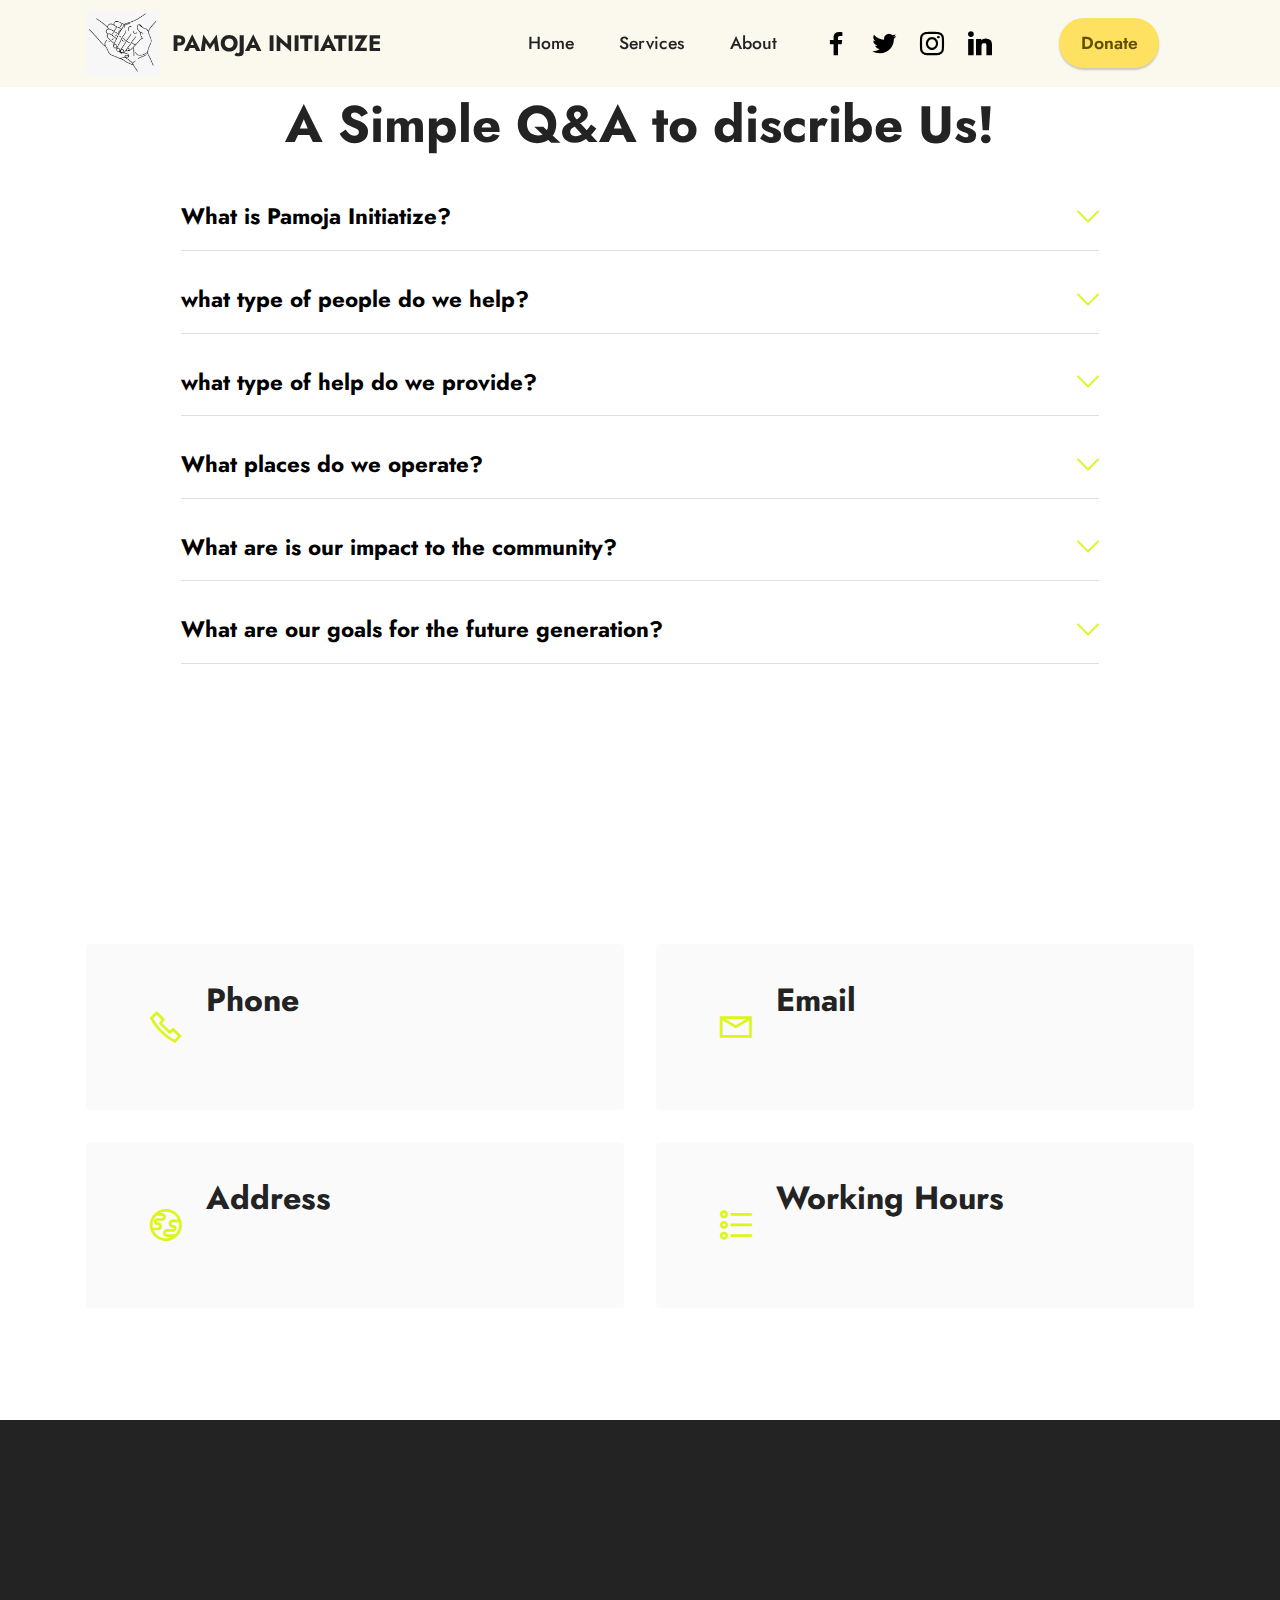
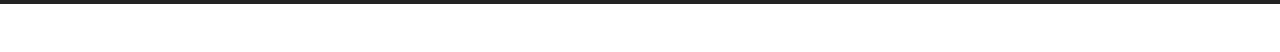
<file: pamoja UI Layout - final-WITH FORMS/About Pamoja.html>
<!DOCTYPE html>
<html  >
<head>
  <!-- This layout is created by dismas ndadila please dont mess with my code i will fucking kill u
any updates check me
email ndadilladismas@gmail.com peace...... )))) -->
  <meta charset="UTF-8">
  <meta http-equiv="X-UA-Compatible" content="IE=edge">
  <meta name="generator" content="Mobirise v5.5.0, mobirise.com">
  <meta name="viewport" content="width=device-width, initial-scale=1, minimum-scale=1">
  <link rel="shortcut icon" href="assets/images/pamoja-example-131x118.png" type="image/x-icon">
  <meta name="description" content="The Full description about our NGO organization.">
  
  
  <title>About</title>
  <link rel="stylesheet" href="assets/web/assets/mobirise-icons2/mobirise2.css">
  <link rel="stylesheet" href="assets/web/assets/mobirise-icons/mobirise-icons.css">
  <link rel="stylesheet" href="assets/bootstrap/css/bootstrap.min.css">
  <link rel="stylesheet" href="assets/bootstrap/css/bootstrap-grid.min.css">
  <link rel="stylesheet" href="assets/bootstrap/css/bootstrap-reboot.min.css">
  <link rel="stylesheet" href="assets/animatecss/animate.css">
  <link rel="stylesheet" href="assets/dropdown/css/style.css">
  <link rel="stylesheet" href="assets/socicon/css/styles.css">
  <link rel="stylesheet" href="assets/theme/css/style.css">
  <link rel="preload" href="https://fonts.googleapis.com/css?family=Jost:100,200,300,400,500,600,700,800,900,100i,200i,300i,400i,500i,600i,700i,800i,900i&display=swap" as="style" onload="this.onload=null;this.rel='stylesheet'">
  <noscript><link rel="stylesheet" href="https://fonts.googleapis.com/css?family=Jost:100,200,300,400,500,600,700,800,900,100i,200i,300i,400i,500i,600i,700i,800i,900i&display=swap"></noscript>
  <link rel="preload" as="style" href="assets/mobirise/css/mbr-additional.css"><link rel="stylesheet" href="assets/mobirise/css/mbr-additional.css" type="text/css">
  
  
  
  
</head>
<body>
  
  <section data-bs-version="5.1" class="menu menu2 cid-sFCw1qGFAI" once="menu" id="menu2-3">
    
    <nav class="navbar navbar-dropdown navbar-fixed-top navbar-expand-lg">
        <div class="container">
            <div class="navbar-brand">
                <span class="navbar-logo">
                    <a href="index.html#top">
                        <img src="assets/images/pamoja-example-131x118.png" alt="Pamoja NGO" style="height: 4.1rem;">
                    </a>
                </span>
                <span class="navbar-caption-wrap"><a class="navbar-caption text-black text-primary display-7" href="index.html">PAMOJA INITIATIZE<br></a></span>
            </div>
            <button class="navbar-toggler" type="button" data-toggle="collapse" data-bs-toggle="collapse" data-target="#navbarSupportedContent" data-bs-target="#navbarSupportedContent" aria-controls="navbarNavAltMarkup" aria-expanded="false" aria-label="Toggle navigation">
                <div class="hamburger">
                    <span></span>
                    <span></span>
                    <span></span>
                    <span></span>
                </div>
            </button>
            <div class="collapse navbar-collapse" id="navbarSupportedContent">
                <ul class="navbar-nav nav-dropdown" data-app-modern-menu="true"><li class="nav-item"><a class="nav-link link text-black text-primary display-4" href="index.html#top">Home</a></li><li class="nav-item"><a class="nav-link link text-black text-primary display-4" href="Services We Provide.html#top">Services</a></li>
                    
                    <li class="nav-item"><a class="nav-link link text-black text-primary display-4" href="About Pamoja.html#top">About</a></li></ul>
                <div class="icons-menu">
                    <a class="iconfont-wrapper" href="https://pamojango.com" target="_blank">
                        <span class="p-2 mbr-iconfont socicon-facebook socicon"></span>
                    </a>
                    <a class="iconfont-wrapper" href="https://pamojango.com" target="_blank">
                        <span class="p-2 mbr-iconfont socicon-twitter socicon"></span>
                    </a>
                    <a class="iconfont-wrapper" href="https://pamojango.com" target="_blank">
                        <span class="p-2 mbr-iconfont socicon-instagram socicon"></span>
                    </a>
                    <a class="iconfont-wrapper" href="https://pamojango.com" target="_blank">
                        <span class="p-2 mbr-iconfont socicon-linkedin socicon"></span>
                    </a>
                </div>
                <div class="navbar-buttons mbr-section-btn"><a class="btn btn-warning display-4" href="https://pamojango.com">Donate</a></div>
            </div>
        </div>
    </nav>
</section>

<section data-bs-version="5.1" class="content17 cid-sWeyC9N8Na" id="content17-g">

    

    
    
    <div class="container">
        
            <div class="row justify-content-center">
                <div class="col-12 col-md-10">
                    <div class="section-head align-center mb-4">
                        <h3 class="mbr-section-title mb-0 mbr-fonts-style display-2"><strong>A Simple Q&amp;A to discribe Us!</strong></h3>
                        
                    </div>
                    
                    <div id="bootstrap-toggle" class="toggle-panel accordionStyles tab-content">
                        <div class="card mb-3">
                            <div class="card-header" role="tab" id="headingOne">
                                <a role="button" class="collapsed panel-title text-black" data-toggle="collapse" data-bs-toggle="collapse" data-core="" href="#collapse1_32" aria-expanded="false" aria-controls="collapse1">
                                    <h6 class="panel-title-edit mbr-fonts-style mb-0 display-7"><strong>What is Pamoja Initiatize?</strong>
                                </h6>
                                    <span class="sign mbr-iconfont mbri-arrow-down"></span>
                                </a>
                            </div>
                            <div id="collapse1_32" class="panel-collapse noScroll collapse" role="tabpanel" aria-labelledby="headingOne">
                                <div class="panel-body">
                                    <p class="mbr-fonts-style panel-text display-7">Lorem ipsum dolor sit amet consectetur adipisicing elit. Obcaecati, est iure in error neque, voluptatem, aliquam dolor quia doloribus accusamus iusto provident hic deleniti expedita nisi ipsum quis unde assumenda.</p>
                                </div>
                            </div>
                        </div>
                        <div class="card mb-3">
                            <div class="card-header" role="tab" id="headingTwo">
                                <a role="button" class="collapsed panel-title text-black" data-toggle="collapse" data-bs-toggle="collapse" data-core="" href="#collapse2_32" aria-expanded="false" aria-controls="collapse2">
                                    <h6 class="panel-title-edit mbr-fonts-style mb-0 display-7"><strong>what type of people do we help?</strong>
                                </h6>
                                    <span class="sign mbr-iconfont mbri-arrow-down"></span>
                                </a>

                            </div>
                            <div id="collapse2_32" class="panel-collapse noScroll collapse" role="tabpanel" aria-labelledby="headingTwo">
                                <div class="panel-body">
                                    <p class="mbr-fonts-style panel-text display-7">Lorem ipsum dolor sit amet consectetur adipisicing elit. Velit atque placeat laudantium error ad, totam architecto ipsum reiciendis eos cupiditate id deserunt veniam enim? Laboriosam labore saepe rerum minima facere.</p>
                                </div>
                            </div>
                        </div>
                        <div class="card mb-3">
                            <div class="card-header" role="tab" id="headingThree">
                                <a role="button" class="collapsed panel-title text-black" data-toggle="collapse" data-bs-toggle="collapse" data-core="" href="#collapse3_32" aria-expanded="false" aria-controls="collapse3">
                                    <h6 class="panel-title-edit mbr-fonts-style mb-0 display-7"><strong>what type of help do we provide?</strong>
                                </h6>
                                    <span class="sign mbr-iconfont mbri-arrow-down"></span>
                                </a>
                            </div>
                            <div id="collapse3_32" class="panel-collapse noScroll collapse" role="tabpanel" aria-labelledby="headingThree">
                                <div class="panel-body">
                                    <p class="mbr-fonts-style panel-text display-7">Lorem ipsum dolor sit amet consectetur adipisicing elit. Velit atque placeat laudantium error ad, totam architecto ipsum reiciendis eos cupiditate id deserunt veniam enim? Laboriosam labore saepe rerum minima facere.</p>
                                </div>
                            </div>
                        </div>
                        <div class="card mb-3">
                            <div class="card-header" role="tab" id="headingThree">
                                <a role="button" class="collapsed panel-title text-black" data-toggle="collapse" data-bs-toggle="collapse" data-core="" href="#collapse4_32" aria-expanded="false" aria-controls="collapse4">
                                    <h6 class="panel-title-edit mbr-fonts-style mb-0 display-7"><strong>What places do we operate?</strong>
                                </h6>
                                    <span class="sign mbr-iconfont mbri-arrow-down"></span>
                                </a>
                            </div>
                            <div id="collapse4_32" class="panel-collapse noScroll collapse" role="tabpanel" aria-labelledby="headingThree">
                                <div class="panel-body">
                                    <p class="mbr-fonts-style panel-text display-7">
                                       Lorem ipsum dolor sit amet consectetur adipisicing elit. Velit atque placeat laudantium error ad, totam architecto ipsum reiciendis eos cupiditate id deserunt veniam enim? Laboriosam labore saepe rerum minima facere.</p>
                                </div>
                            </div>
                        </div>
                        <div class="card mb-3">
                            <div class="card-header" role="tab" id="headingThree">
                                <a role="button" class="collapsed panel-title text-black" data-toggle="collapse" data-bs-toggle="collapse" data-core="" href="#collapse5_32" aria-expanded="false" aria-controls="collapse5">
                                   <h6 class="panel-title-edit mbr-fonts-style mb-0 display-7"><strong>What are is our impact to the community?</strong></h6>
                                        <span class="mbr-iconfont mobi-mbri-arrow-down mobi-mbri"></span>
                                </a>
                            </div>
                            <div id="collapse5_32" class="panel-collapse noScroll collapse" role="tabpanel" aria-labelledby="headingThree">
                                <div class="panel-body">
                                    <p class="mbr-fonts-style panel-text display-7">
                                       Lorem ipsum dolor sit amet consectetur adipisicing elit. Velit atque placeat laudantium error ad, totam architecto ipsum reiciendis eos cupiditate id deserunt veniam enim? Laboriosam labore saepe rerum minima facere.</p>
                                </div>
                            </div>
                        </div>
                        <div class="card mb-3">
                            <div class="card-header" role="tab" id="headingThree">
                                <a role="button" class="collapsed panel-title text-black" data-toggle="collapse" data-bs-toggle="collapse" data-core="" href="#collapse6_32" aria-expanded="false" aria-controls="collapse6">
                                    <h6 class="panel-title-edit mbr-fonts-style mb-0 display-7"><strong>What are our goals for the future generation?</strong></h6>
                                    <span class="mbr-iconfont mobi-mbri-arrow-down mobi-mbri"></span>
                                </a>
                            </div>
                            <div id="collapse6_32" class="panel-collapse noScroll collapse" role="tabpanel" aria-labelledby="headingThree">
                                <div class="panel-body">
                                    <p class="mbr-fonts-style panel-text display-7">
                                       Lorem ipsum dolor sit amet consectetur adipisicing elit. Velit atque placeat laudantium error ad, totam architecto ipsum reiciendis eos cupiditate id deserunt veniam enim? Laboriosam labore saepe rerum minima facere.</p>
                                </div>
                            </div>
                        </div>
                    </div>
                </div>
            </div>
        </div>
</section>

<section data-bs-version="5.1" class="contacts2 cid-sWeAhP6QoZ" id="contacts2-h">
    <!---->
    
    
    <div class="container">
        <div class="mbr-section-head">
            <h3 class="mbr-section-title mbr-fonts-style align-center mb-0 display-2">
                <strong>Contacts</strong>
            </h3>
            
        </div>
        <div class="row justify-content-center mt-4">
            <div class="card col-12 col-md-6">
                <div class="card-wrapper">
                    <div class="image-wrapper">
                        <span class="mbr-iconfont mobi-mbri-phone mobi-mbri"></span>
                    </div>
                    <div class="text-wrapper">
                        <h6 class="card-title mbr-fonts-style mb-1 display-5">
                            <strong>Phone</strong>
                        </h6>
                        <p class="mbr-text mbr-fonts-style display-7">
                            <a href="tel:+12345678910" class="text-primary">0 (255) 123 45 67</a>
                        </p>
                    </div>
                </div>
            </div>
            <div class="card col-12 col-md-6">
                <div class="card-wrapper">
                    <div class="image-wrapper">
                        <span class="mbr-iconfont mobi-mbri-letter mobi-mbri"></span>
                    </div>
                    <div class="text-wrapper">
                        <h6 class="card-title mbr-fonts-style mb-1 display-5">
                            <strong>Email</strong>
                        </h6>
                        <p class="mbr-text mbr-fonts-style display-7"><a href="mailto:pamojango@gmail.com" class="text-primary">pamojango@gmail.com</a></p>
                    </div>
                </div>
            </div>
            <div class="card col-12 col-md-6">
                <div class="card-wrapper">
                    <div class="image-wrapper">
                        <span class="mbr-iconfont mobi-mbri-globe mobi-mbri"></span>
                    </div>
                    <div class="text-wrapper">
                        <h6 class="card-title mbr-fonts-style mb-1 display-5">
                            <strong>Address</strong>
                        </h6>
                        <p class="mbr-text mbr-fonts-style display-7">Ilala , Dar es salaam, Tanzania</p>
                    </div>
                </div>
            </div>
            <div class="card col-12 col-md-6">
                <div class="card-wrapper">
                    <div class="image-wrapper">
                        <span class="mbr-iconfont mobi-mbri-bulleted-list mobi-mbri"></span>
                    </div>
                    <div class="text-wrapper">
                        <h6 class="card-title mbr-fonts-style mb-1 display-5">
                            <strong>Working Hours</strong>
                        </h6>
                        <p class="mbr-text mbr-fonts-style display-7">
                            9:00 - 18:00
                        </p>
                    </div>
                </div>
            </div>
        </div>
    </div>
</section>

<!------------------------footer-->
<section data-bs-version="5.1" class="footer3 cid-sFCygHrmNf mbr-reveal" once="footers" id="footer3-24">

    

    

    <div class="container">
        <div class="row align-center mbr-white">
            <div class="row row-links">
                <ul class="foot-menu">
                    
                    
                    
                    
                    
                <li class="foot-menu-item mbr-fonts-style display-7"><a href="#top" class="text-white">Home</a></li>
                <li class="foot-menu-item mbr-fonts-style display-7"><a href="Services We Provide.html" class="text-white">services</a></li>
                <li class="foot-menu-item mbr-fonts-style display-7"><a href="About Pamoja.html" class="text-white">About</a></li></ul>
            </div>
            <div class="row social-row">
                <div class="social-list align-right pb-2">
                    
                    
                    
                    
                    
                    
                <div class="soc-item">
                        <a href="https://twitter.com/pamojango" target="_blank">
                            <span class="socicon-twitter socicon mbr-iconfont mbr-iconfont-social"></span>
                        </a>
                    </div><div class="soc-item">
                        <a href="https://www.facebook.com/pages/pamojaNGO" target="_blank">
                            <span class="socicon-facebook socicon mbr-iconfont mbr-iconfont-social"></span>
                        </a>
                    </div><div class="soc-item">
                        <a href="https://www.youtube.com/c/pamojango" target="_blank">
                            <span class="socicon-youtube socicon mbr-iconfont mbr-iconfont-social"></span>
                        </a>
                    </div><div class="soc-item">
                        <a href="https://instagram.com/pamojango" target="_blank">
                            <span class="socicon-instagram socicon mbr-iconfont mbr-iconfont-social"></span>
                        </a>
                    </div></div>
            </div>
            <div class="row row-copirayt">
                <p class="mbr-text mb-0 mbr-fonts-style mbr-white align-center display-7">
                    © Copyright Pamoja Initiatize 2022. All Rights Reserved.
                </p>
            </div>
        </div>
    </div>
</section>
<!--------------dont touch i reapeat dont fucking touch-->
<section style="background-color: #fff; font-family: -apple-system, BlinkMacSystemFont, 'Segoe UI', 'Roboto', 'Helvetica Neue', Arial, sans-serif; color:#aaa; font-size:12px; padding: 0; align-items: center; display: flex;"><a href="https://mobirise.site/y" style="flex: 1 1; height: 3rem; padding-left: 1rem;"></a><p style="flex: 0 0 auto; margin:0; padding-right:1rem;">
    
    <a href="https://pamojainitiatize.com/u" style="color:#aaa;"></a> </p></section>
    
    <script src="assets/bootstrap/js/bootstrap.bundle.min.js"></script>  <script src="assets/smoothscroll/smooth-scroll.js"></script>  <script src="assets/ytplayer/index.js"></script>  <script src="assets/dropdown/js/navbar-dropdown.js"></script>  <script src="assets/theme/js/script.js"></script>  <script src="assets/formoid/formoid.min.js"></script>  
  
  <!--------------------------dont touch-->
 <div id="scrollToTop" class="scrollToTop mbr-arrow-up"><a style="text-align: center;"><i class="mbr-arrow-up-icon mbr-arrow-up-icon-cm cm-icon cm-icon-smallarrow-up"></i></a></div>
    <input name="animation" type="hidden">
  </body>
</html>
</file>
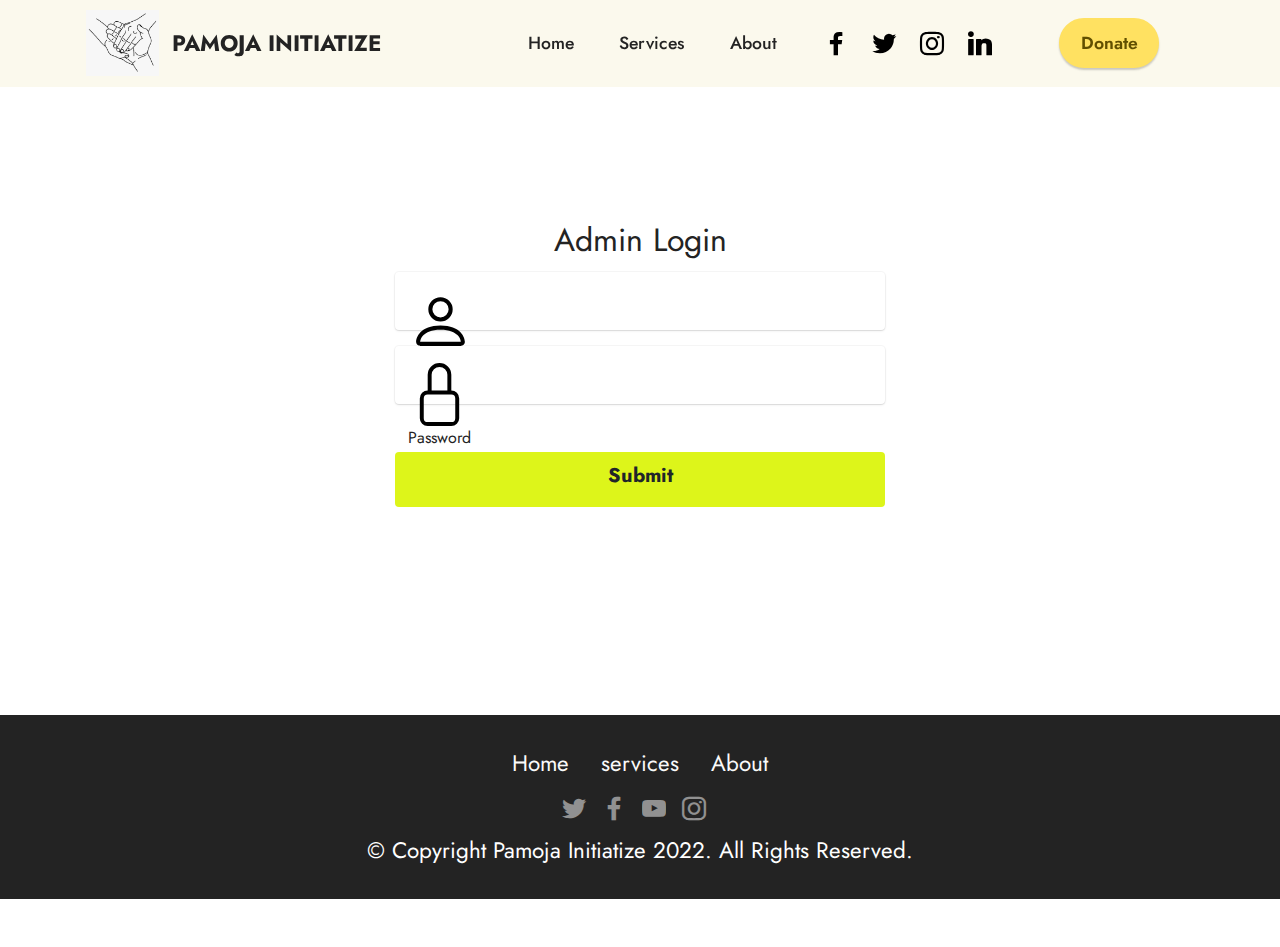
<file: pamoja UI Layout - final-WITH FORMS/Admin login.html>
<!DOCTYPE html>
<html  >
<head>
   <!-- This layout is created by dismas ndadila please dont mess with my code i will fucking kill u
any updates check me
email ndadilladismas@gmail.com peace...... )))) -->
  <meta charset="UTF-8">
  <meta http-equiv="X-UA-Compatible" content="IE=edge">
  <meta name="generator" content="Mobirise v5.5.0, mobirise.com">
  <meta name="viewport" content="width=device-width, initial-scale=1, minimum-scale=1">
  <link rel="shortcut icon" href="assets/images/pamoja-example-131x118.png" type="image/x-icon">
  <meta name="description" content="The full description about the kind of services we provide,">
  
  
  <title>Admin Login</title>
  <link rel="stylesheet" href="assets/bootstrap/css/bootstrap.min.css">
  <link rel="stylesheet" href="assets/bootstrap/css/bootstrap-grid.min.css">
  <link rel="stylesheet" href="assets/bootstrap/css/bootstrap-reboot.min.css">
  <link rel="stylesheet" href="assets/animatecss/animate.css">
  <link rel="stylesheet" href="assets/dropdown/css/style.css">
  <link rel="stylesheet" href="assets/socicon/css/styles.css">
  <link rel="stylesheet" href="assets/theme/css/style.css">
  <link rel="preload" href="https://fonts.googleapis.com/css?family=Jost:100,200,300,400,500,600,700,800,900,100i,200i,300i,400i,500i,600i,700i,800i,900i&display=swap" as="style" onload="this.onload=null;this.rel='stylesheet'">
  <noscript><link rel="stylesheet" href="https://fonts.googleapis.com/css?family=Jost:100,200,300,400,500,600,700,800,900,100i,200i,300i,400i,500i,600i,700i,800i,900i&display=swap"></noscript>
  <link rel="preload" as="style" href="assets/mobirise/css/mbr-additional.css"><link rel="stylesheet" href="assets/mobirise/css/mbr-additional.css" type="text/css">
  
  
  
  
</head>
<body>
  
  <section data-bs-version="5.1" class="menu menu2 cid-sFCw1qGFAI" once="menu" id="menu2-5">
    
    <nav class="navbar navbar-dropdown navbar-fixed-top navbar-expand-lg">
        <div class="container">
            <div class="navbar-brand">
                <span class="navbar-logo">
                    <a href="index.html#top">
                        <img src="assets/images/pamoja-example-131x118.png" alt="Pamoja NGO" style="height: 4.1rem;">
                    </a>
                </span>
                <span class="navbar-caption-wrap"><a class="navbar-caption text-black text-primary display-7" href="index.html">PAMOJA INITIATIZE<br></a></span>
            </div>
            <button class="navbar-toggler" type="button" data-toggle="collapse" data-bs-toggle="collapse" data-target="#navbarSupportedContent" data-bs-target="#navbarSupportedContent" aria-controls="navbarNavAltMarkup" aria-expanded="false" aria-label="Toggle navigation">
                <div class="hamburger">
                    <span></span>
                    <span></span>
                    <span></span>
                    <span></span>
                </div>
            </button>
            <div class="collapse navbar-collapse" id="navbarSupportedContent">
                <ul class="navbar-nav nav-dropdown" data-app-modern-menu="true"><li class="nav-item"><a class="nav-link link text-black text-primary display-4" href="index.html#top">Home</a></li><li class="nav-item"><a class="nav-link link text-black text-primary display-4" href="Services We Provide.html#top">Services</a></li>
                    
                    <li class="nav-item"><a class="nav-link link text-black text-primary display-4" href="About Pamoja.html#top">About</a></li></ul>
                <div class="icons-menu">
                    <a class="iconfont-wrapper" href="https://pamojango.com" target="_blank">
                        <span class="p-2 mbr-iconfont socicon-facebook socicon"></span>
                    </a>
                    <a class="iconfont-wrapper" href="https://pamojango.com" target="_blank">
                        <span class="p-2 mbr-iconfont socicon-twitter socicon"></span>
                    </a>
                    <a class="iconfont-wrapper" href="https://pamojango.com" target="_blank">
                        <span class="p-2 mbr-iconfont socicon-instagram socicon"></span>
                    </a>
                    <a class="iconfont-wrapper" href="https://pamojango.com" target="_blank">
                        <span class="p-2 mbr-iconfont socicon-linkedin socicon"></span>
                    </a>
                </div>
                <div class="navbar-buttons mbr-section-btn"><a class="btn btn-warning display-4" href="https://pamojango.com">Donate</a></div>
            </div>
        </div>
    </nav>
</section>

<section data-bs-version="5.1" class="content9 cid-sWeBSaZ2ah" id="content9-j"> 
    

      <!-------------------ADMIN LOGIN FORM----------------------->
      
        <div class="container rounded position-relative">
  
          <div class="container mb-lg-5 mt-3 col-lg-6 col-sm-10 bg-white align-self-center rounded">
  
            <!----------Application Heading And Buttons----------->
            <div class="">
                <div class="">
                    <h2 class="text-center fw-bold pt-5"><span class=" pt-5">Admin Login</span></h2>
                </div>           
            </div>
  
            <!----------Form Field--------------------->
            <form action="" class="">
              <div class="container">
                <div class=" ">
                  <div class="form-floating mb-3 mt-3 me-lg-1 col-lg-12">
                    <input type="text" id="username" class="form-control form-input form-control-sm" placeholder="Enter username" required>
                    <label for="username"><img src="images/person.svg" alt=""> Username</label>
                  </div>
                    <div class="form-floating mb-3 mt-3 col-lg-12">
                        <input type="text" id="password" class="form-control form-input form-control-sm" placeholder="Enter password" required>
                        <label for="password"><img src="images/lock.svg" alt=""> Password</label>
                    </div>
  
                  <!--------------Submit Button----------------->
                  <div class="mt-3 mb-3 text-center">
                    <button type="submit" class="btn bg-primary mb-3 mt-5 col-lg-12 col-12 fw-bold"><span class="h5 fw-bold">Submit</span></button>
                  </div>
                </div>
              </div>
            </form>
        </div>
      </div>
      </section>
  

<!------------------------footer-->
<section data-bs-version="5.1" class="footer3 cid-sFCygHrmNf mbr-reveal" once="footers" id="footer3-24">

    

    

    <div class="container">
        <div class="row align-center mbr-white">
            <div class="row row-links">
                <ul class="foot-menu">
                    
                    
                    
                    
                    
                <li class="foot-menu-item mbr-fonts-style display-7"><a href="#top" class="text-white">Home</a></li>
                <li class="foot-menu-item mbr-fonts-style display-7"><a href="Services We Provide.html" class="text-white">services</a></li>
                <li class="foot-menu-item mbr-fonts-style display-7"><a href="About Pamoja.html" class="text-white">About</a></li></ul>
            </div>
            <div class="row social-row">
                <div class="social-list align-right pb-2">
                    
                    
                    
                    
                    
                    
                <div class="soc-item">
                        <a href="https://twitter.com/pamojango" target="_blank">
                            <span class="socicon-twitter socicon mbr-iconfont mbr-iconfont-social"></span>
                        </a>
                    </div><div class="soc-item">
                        <a href="https://www.facebook.com/pages/pamojaNGO" target="_blank">
                            <span class="socicon-facebook socicon mbr-iconfont mbr-iconfont-social"></span>
                        </a>
                    </div><div class="soc-item">
                        <a href="https://www.youtube.com/c/pamojango" target="_blank">
                            <span class="socicon-youtube socicon mbr-iconfont mbr-iconfont-social"></span>
                        </a>
                    </div><div class="soc-item">
                        <a href="https://instagram.com/pamojango" target="_blank">
                            <span class="socicon-instagram socicon mbr-iconfont mbr-iconfont-social"></span>
                        </a>
                    </div></div>
            </div>
            <div class="row row-copirayt">
                <p class="mbr-text mb-0 mbr-fonts-style mbr-white align-center display-7">
                    © Copyright Pamoja Initiatize 2022. All Rights Reserved.
                </p>
            </div>
        </div>
    </div>
</section>
<!--------------dont touch i reapeat dont fucking touch-->
<section style="background-color: #fff; font-family: -apple-system, BlinkMacSystemFont, 'Segoe UI', 'Roboto', 'Helvetica Neue', Arial, sans-serif; color:#aaa; font-size:12px; padding: 0; align-items: center; display: flex;"><a href="https://mobirise.site/y" style="flex: 1 1; height: 3rem; padding-left: 1rem;"></a><p style="flex: 0 0 auto; margin:0; padding-right:1rem;">
    
    <a href="https://pamojainitiatize.com/u" style="color:#aaa;"></a> </p></section>
    
    <script src="assets/bootstrap/js/bootstrap.bundle.min.js"></script>  <script src="assets/smoothscroll/smooth-scroll.js"></script>  <script src="assets/ytplayer/index.js"></script>  <script src="assets/dropdown/js/navbar-dropdown.js"></script>  <script src="assets/theme/js/script.js"></script>  <script src="assets/formoid/formoid.min.js"></script>  
  
  <!--------------------------dont touch-->
 <div id="scrollToTop" class="scrollToTop mbr-arrow-up"><a style="text-align: center;"><i class="mbr-arrow-up-icon mbr-arrow-up-icon-cm cm-icon cm-icon-smallarrow-up"></i></a></div>
    <input name="animation" type="hidden">
  </body>
</html>
</file>
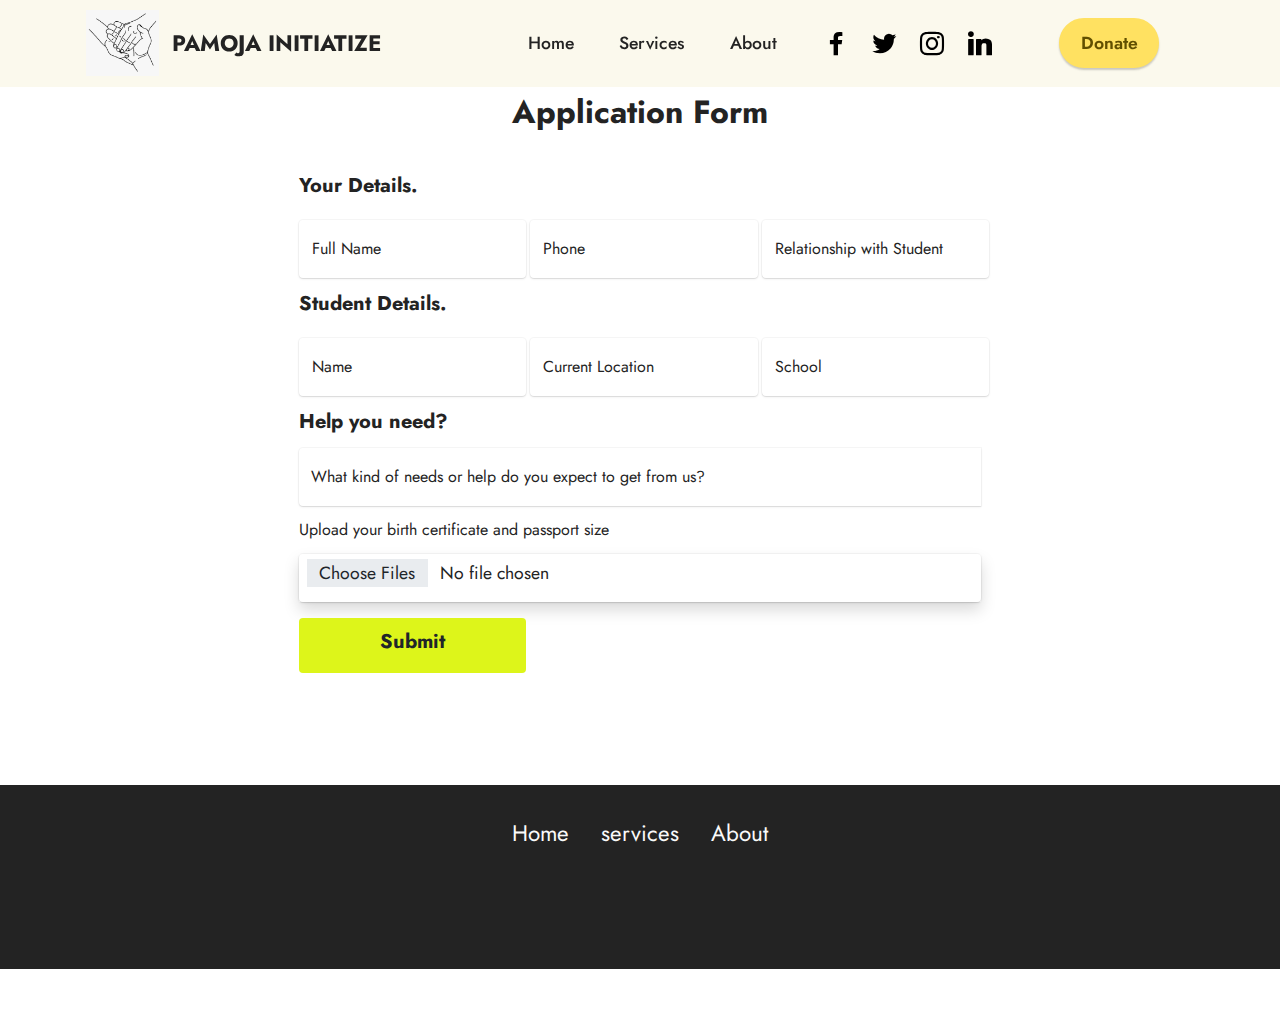
<file: pamoja UI Layout - final-WITH FORMS/Authentication parent.html>
<!DOCTYPE html>
<html  >
<head>
  <!-- This layout is created by dismas ndadila please dont mess with my code i will fucking kill u
any updates check me
email ndadilladismas@gmail.com peace...... )))) -->
  <meta charset="UTF-8">
  <meta http-equiv="X-UA-Compatible" content="IE=edge">
  <meta name="generator" content="Mobirise v5.5.0, mobirise.com">
  <meta name="viewport" content="width=device-width, initial-scale=1, minimum-scale=1">
  <link rel="shortcut icon" href="assets/images/pamoja-example-131x118.png" type="image/x-icon">
  <meta name="description" content="Pamoja NGO Authentication page.">
  
  
  <title>signup</title>
  <!----------form assets-->
  <link rel="stylesheet" href="formassets/css/style.css">
  <!------------form assets-->
  <link rel="stylesheet" href="assets/bootstrap/css/bootstrap.min.css">
  <link rel="stylesheet" href="assets/bootstrap/css/bootstrap-grid.min.css">
  <link rel="stylesheet" href="assets/bootstrap/css/bootstrap-reboot.min.css">
  <link rel="stylesheet" href="assets/animatecss/animate.css">
  <link rel="stylesheet" href="assets/dropdown/css/style.css">
  <link rel="stylesheet" href="assets/socicon/css/styles.css">
  <link rel="stylesheet" href="assets/theme/css/style.css">
  <link rel="preload" href="https://fonts.googleapis.com/css?family=Jost:100,200,300,400,500,600,700,800,900,100i,200i,300i,400i,500i,600i,700i,800i,900i&display=swap" as="style" onload="this.onload=null;this.rel='stylesheet'">
  <noscript><link rel="stylesheet" href="https://fonts.googleapis.com/css?family=Jost:100,200,300,400,500,600,700,800,900,100i,200i,300i,400i,500i,600i,700i,800i,900i&display=swap"></noscript>
  <link rel="preload" as="style" href="assets/mobirise/css/mbr-additional.css"><link rel="stylesheet" href="assets/mobirise/css/mbr-additional.css" type="text/css">
  
  
  
  
</head>
<body>
  
  <section data-bs-version="5.1" class="menu menu2 cid-sFCw1qGFAI" once="menu" id="menu2-7">
    
    <nav class="navbar navbar-dropdown navbar-fixed-top navbar-expand-lg">
        <div class="container">
            <div class="navbar-brand">
                <span class="navbar-logo">
                    <a href="index.html#top">
                        <img src="assets/images/pamoja-example-131x118.png" alt="Pamoja NGO" style="height: 4.1rem;">
                    </a>
                </span>
                <span class="navbar-caption-wrap"><a class="navbar-caption text-black text-primary display-7" href="index.html">PAMOJA INITIATIZE<br></a></span>
            </div>
            <button class="navbar-toggler" type="button" data-toggle="collapse" data-bs-toggle="collapse" data-target="#navbarSupportedContent" data-bs-target="#navbarSupportedContent" aria-controls="navbarNavAltMarkup" aria-expanded="false" aria-label="Toggle navigation">
                <div class="hamburger">
                    <span></span>
                    <span></span>
                    <span></span>
                    <span></span>
                </div>
            </button>
            <div class="collapse navbar-collapse" id="navbarSupportedContent">
                <ul class="navbar-nav nav-dropdown" data-app-modern-menu="true"><li class="nav-item"><a class="nav-link link text-black text-primary display-4" href="index.html#top">Home</a></li><li class="nav-item"><a class="nav-link link text-black text-primary display-4" href="Services We Provide.html#top">Services</a></li>
                    
                    <li class="nav-item"><a class="nav-link link text-black text-primary display-4" href="About Pamoja.html#top">About</a></li></ul>
                <div class="icons-menu">
                    <a class="iconfont-wrapper" href="https://pamojango.com" target="_blank">
                        <span class="p-2 mbr-iconfont socicon-facebook socicon"></span>
                    </a>
                    <a class="iconfont-wrapper" href="https://pamojango.com" target="_blank">
                        <span class="p-2 mbr-iconfont socicon-twitter socicon"></span>
                    </a>
                    <a class="iconfont-wrapper" href="https://pamojango.com" target="_blank">
                        <span class="p-2 mbr-iconfont socicon-instagram socicon"></span>
                    </a>
                    <a class="iconfont-wrapper" href="https://pamojango.com" target="_blank">
                        <span class="p-2 mbr-iconfont socicon-linkedin socicon"></span>
                    </a>
                </div>
                <div class="navbar-buttons mbr-section-btn"><a class="btn btn-warning display-4" href="https://pamojango.com">Donate</a></div>
            </div>
        </div>
    </nav>
</section>
<br><br>
<section class="mt-3">
     <!-------------------APPLICATION FORM---------------------->
     <div class="container mb-lg-5 mt-3 col-lg-7 col-sm-10 bg-white align-self-center rounded">

        <!----------Application Heading And Buttons----------->
        <div class="">
            <div class="m-5">
                <h2 class="text-center fw-bold mt-4">Application Form</h2>
            </div>
            
        </div>

        <!----------Form Field--------------------->
        <form action="" class="">
          <div class="container">
            
            <div class="">
                <h5 class="fw-bold">Your Details.</h5>
                
                <div class="d-lg-flex ">
                  <div class="form-floating mb-3 mt-3 me-lg-1 col-lg-4">
                    <input type="text" id="name" class="form-control form-input form-control-sm" placeholder="Enter full name" required>
                    <label for="phone">Full Name</label>
                  </div>
                      <div class="form-floating mb-3 mt-3 me-lg-1 col-lg-4">
                        <input type="tel" id="phone" class="form-control form-input form-control-sm" placeholder="Enter full name" required>
                        <label for="phone">Phone</label>
                      </div>
                      <div class="form-floating mb-3 mt-3 col-lg-4">
                        <input type="text" id="name" class="form-control form-input form-control-sm" placeholder="Enter relationship" required>
                        <label for="relationship">Relationship with Student</label>
                      </div>
                  </div>
            </div>
    
            <div class="">
                <h5 class="fw-bold">Student Details.</h5>

                <div class="d-lg-flex">
                    <div class="form-floating mb-3 mt-3 me-lg-1 col-lg-4">
                        <input type="text" id="" class="form-control form-input" placeholder="Enter full name" required>
                        <label for="name">Name</label>
                      </div>
                      <div class="form-floating mb-3 mt-3 me-lg-1 col-lg-4">
                        <input type="tel" id="inputAddress" class="form-control form-input" placeholder="Enter current location" required>
                        <label for="inputAddress">Current Location</label>
                      </div>
                      <div class="form-floating mb-3 mt-3 col-lg-4">
                        <input type="text" id="inputAddress2" class="form-control form-input" placeholder="Enter school name" required>
                        <label for="inputAddress2">School</label>
                      </div>
                  </div>
            </div>
    
              <div class="">
                  <h5 class="fw-bold">Help you need?</h5>
    
                  <div class="form-floating input-group mb-3 mt-3 col-lg-12">
                    <input type="text"  id="" class="form-control form-input" name="expectation" placeholder="Expectations, what kind of help do you expect to get from us?">
                    <label for="expectations">What kind of needs or help do you expect to get from us?</label>
                    
                </div>
              </div>
              
              <div class="mt-3 mb-3">
                  <h6 class="">Upload your birth certificate and passport size</h6>

                  <div class="mb-3 mt-3 shadow">
                    <input class="form-control" type="file" id="formFileMultiple" multiple required>
              </div>
    
              <!--------------Submit Button----------------->
              <div class="mt-3 mb-3 text-center">
                <button type="submit" class="btn bg-primary col-lg-4 col-12 fw-bold"><span class="h5 fw-bold">Submit</span></button>
              </div>
              <br>
              <br>
          </div>
        </form>
      </div>

</section>
<!-------------------APPLICATION FORM---------------------->


<!------------------------footer-->
<section data-bs-version="5.1" class="footer3 cid-sFCygHrmNf mbr-reveal" once="footers" id="footer3-24">

    

    

    <div class="container">
        <div class="row align-center mbr-white">
            <div class="row row-links">
                <ul class="foot-menu">
                    
                    
                    
                    
                    
                <li class="foot-menu-item mbr-fonts-style display-7"><a href="#top" class="text-white">Home</a></li>
                <li class="foot-menu-item mbr-fonts-style display-7"><a href="Services We Provide.html" class="text-white">services</a></li>
                <li class="foot-menu-item mbr-fonts-style display-7"><a href="About Pamoja.html" class="text-white">About</a></li></ul>
            </div>
            <div class="row social-row">
                <div class="social-list align-right pb-2">
                    
                    
                    
                    
                    
                    
                <div class="soc-item">
                        <a href="https://twitter.com/pamojango" target="_blank">
                            <span class="socicon-twitter socicon mbr-iconfont mbr-iconfont-social"></span>
                        </a>
                    </div><div class="soc-item">
                        <a href="https://www.facebook.com/pages/pamojaNGO" target="_blank">
                            <span class="socicon-facebook socicon mbr-iconfont mbr-iconfont-social"></span>
                        </a>
                    </div><div class="soc-item">
                        <a href="https://www.youtube.com/c/pamojango" target="_blank">
                            <span class="socicon-youtube socicon mbr-iconfont mbr-iconfont-social"></span>
                        </a>
                    </div><div class="soc-item">
                        <a href="https://instagram.com/pamojango" target="_blank">
                            <span class="socicon-instagram socicon mbr-iconfont mbr-iconfont-social"></span>
                        </a>
                    </div></div>
            </div>
            <div class="row row-copirayt">
                <p class="mbr-text mb-0 mbr-fonts-style mbr-white align-center display-7">
                    © Copyright Pamoja Initiatize 2022. All Rights Reserved.
                </p>
            </div>
        </div>
    </div>
</section>
<!--------------dont touch i reapeat dont fucking touch-->
<section style="background-color: #fff; font-family: -apple-system, BlinkMacSystemFont, 'Segoe UI', 'Roboto', 'Helvetica Neue', Arial, sans-serif; color:#aaa; font-size:12px; padding: 0; align-items: center; display: flex;"><a href="https://mobirise.site/y" style="flex: 1 1; height: 3rem; padding-left: 1rem;"></a><p style="flex: 0 0 auto; margin:0; padding-right:1rem;">
    
    <a href="https://pamojainitiatize.com/u" style="color:#aaa;"></a> </p></section>
    
    <script src="assets/bootstrap/js/bootstrap.bundle.min.js"></script> 
     <script src="assets/smoothscroll/smooth-scroll.js"></script>  
     <script src="assets/ytplayer/index.js"></script>
       <script src="assets/dropdown/js/navbar-dropdown.js"></script> 
        <script src="assets/theme/js/script.js"></script> 
         <script src="assets/formoid/formoid.min.js"></script>  
          <!--------form assets script --------------->
    <script src="formassets/js/bootstrap.bundle.js"></script>
  
  <!--------------------------dont touch-->
 <div id="scrollToTop" class="scrollToTop mbr-arrow-up"><a style="text-align: center;"><i class="mbr-arrow-up-icon mbr-arrow-up-icon-cm cm-icon cm-icon-smallarrow-up"></i></a></div>
    <input name="animation" type="hidden">
  </body>
</html>
</file>
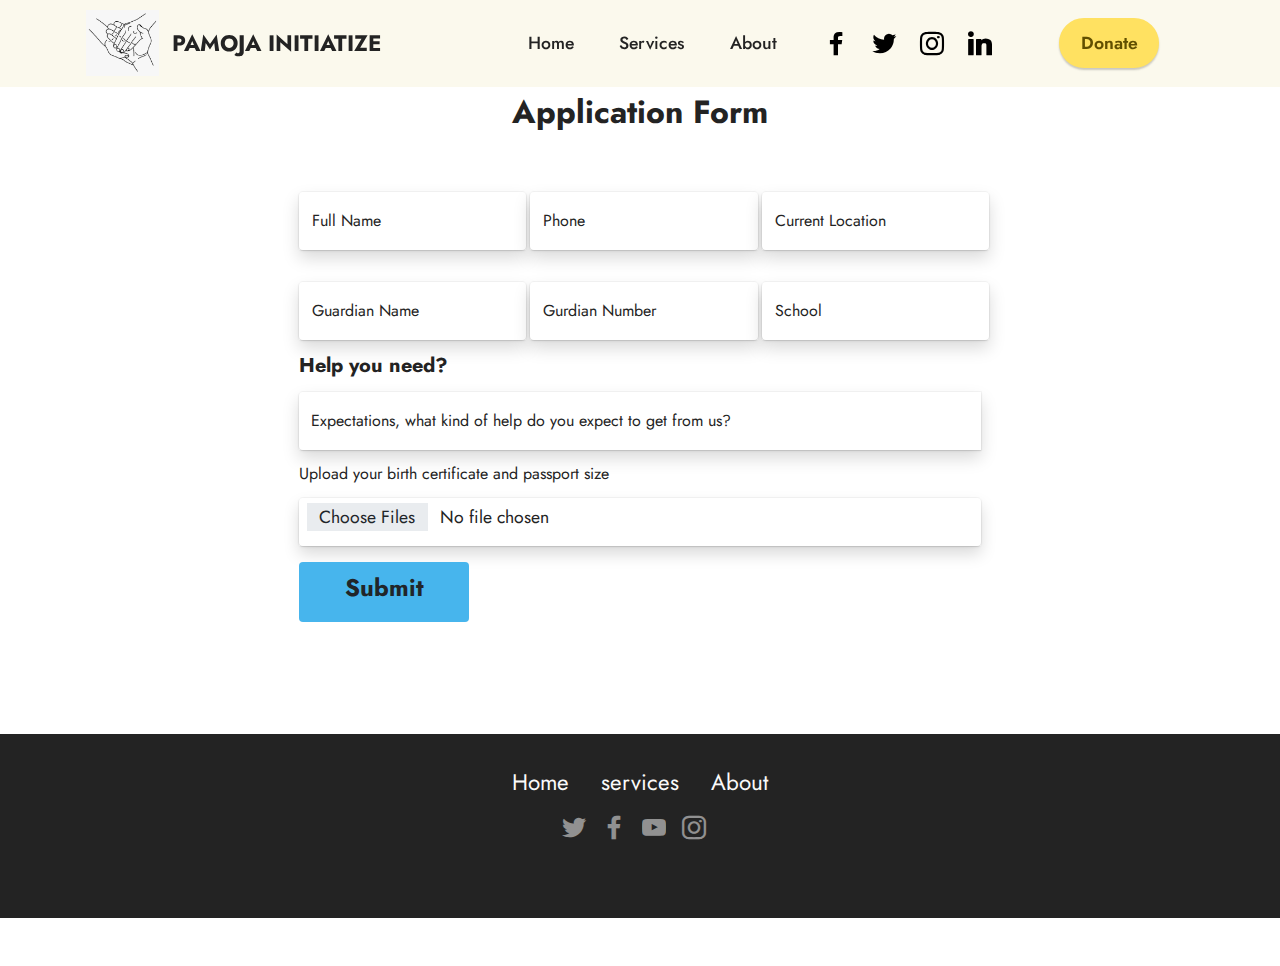
<file: pamoja UI Layout - final-WITH FORMS/Authentication student.html>
<!DOCTYPE html>
<html  >
<head>
  <!-- This layout is created by dismas ndadila please dont mess with my code i will fucking kill u
any updates check me
email ndadilladismas@gmail.com peace...... )))) -->
  <meta charset="UTF-8">
  <meta http-equiv="X-UA-Compatible" content="IE=edge">
  <meta name="generator" content="Mobirise v5.5.0, mobirise.com">
  <meta name="viewport" content="width=device-width, initial-scale=1, minimum-scale=1">
  <link rel="shortcut icon" href="assets/images/pamoja-example-131x118.png" type="image/x-icon">
  <meta name="description" content="Pamoja NGO Authentication page.">
  
  
  <title>signup</title>
  <!----------form assets-->
  <link rel="stylesheet" href="formassets/css/style.css">
  <!------------form assets-->
  <link rel="stylesheet" href="assets/bootstrap/css/bootstrap.min.css">
  <link rel="stylesheet" href="assets/bootstrap/css/bootstrap-grid.min.css">
  <link rel="stylesheet" href="assets/bootstrap/css/bootstrap-reboot.min.css">
  <link rel="stylesheet" href="assets/animatecss/animate.css">
  <link rel="stylesheet" href="assets/dropdown/css/style.css">
  <link rel="stylesheet" href="assets/socicon/css/styles.css">
  <link rel="stylesheet" href="assets/theme/css/style.css">
  <link rel="preload" href="https://fonts.googleapis.com/css?family=Jost:100,200,300,400,500,600,700,800,900,100i,200i,300i,400i,500i,600i,700i,800i,900i&display=swap" as="style" onload="this.onload=null;this.rel='stylesheet'">
  <noscript><link rel="stylesheet" href="https://fonts.googleapis.com/css?family=Jost:100,200,300,400,500,600,700,800,900,100i,200i,300i,400i,500i,600i,700i,800i,900i&display=swap"></noscript>
  <link rel="preload" as="style" href="assets/mobirise/css/mbr-additional.css"><link rel="stylesheet" href="assets/mobirise/css/mbr-additional.css" type="text/css">
  
  
  
  
</head>
<body>
  
  <section data-bs-version="5.1" class="menu menu2 cid-sFCw1qGFAI" once="menu" id="menu2-7">
    
    <nav class="navbar navbar-dropdown navbar-fixed-top navbar-expand-lg">
        <div class="container">
            <div class="navbar-brand">
                <span class="navbar-logo">
                    <a href="index.html#top">
                        <img src="assets/images/pamoja-example-131x118.png" alt="Pamoja NGO" style="height: 4.1rem;">
                    </a>
                </span>
                <span class="navbar-caption-wrap"><a class="navbar-caption text-black text-primary display-7" href="index.html">PAMOJA INITIATIZE<br></a></span>
            </div>
            <button class="navbar-toggler" type="button" data-toggle="collapse" data-bs-toggle="collapse" data-target="#navbarSupportedContent" data-bs-target="#navbarSupportedContent" aria-controls="navbarNavAltMarkup" aria-expanded="false" aria-label="Toggle navigation">
                <div class="hamburger">
                    <span></span>
                    <span></span>
                    <span></span>
                    <span></span>
                </div>
            </button>
            <div class="collapse navbar-collapse" id="navbarSupportedContent">
                <ul class="navbar-nav nav-dropdown" data-app-modern-menu="true"><li class="nav-item"><a class="nav-link link text-black text-primary display-4" href="index.html#top">Home</a></li><li class="nav-item"><a class="nav-link link text-black text-primary display-4" href="Services We Provide.html#top">Services</a></li>
                    
                    <li class="nav-item"><a class="nav-link link text-black text-primary display-4" href="About Pamoja.html#top">About</a></li></ul>
                <div class="icons-menu">
                    <a class="iconfont-wrapper" href="https://pamojango.com" target="_blank">
                        <span class="p-2 mbr-iconfont socicon-facebook socicon"></span>
                    </a>
                    <a class="iconfont-wrapper" href="https://pamojango.com" target="_blank">
                        <span class="p-2 mbr-iconfont socicon-twitter socicon"></span>
                    </a>
                    <a class="iconfont-wrapper" href="https://pamojango.com" target="_blank">
                        <span class="p-2 mbr-iconfont socicon-instagram socicon"></span>
                    </a>
                    <a class="iconfont-wrapper" href="https://pamojango.com" target="_blank">
                        <span class="p-2 mbr-iconfont socicon-linkedin socicon"></span>
                    </a>
                </div>
                <div class="navbar-buttons mbr-section-btn"><a class="btn btn-warning display-4" href="https://pamojango.com">Donate</a></div>
            </div>
        </div>
    </nav>
</section>
<br><br>
<section class="mt-3">
      <!-------------------APPLICATION FORM---------------------->
      <div class="container mb-lg-5 mt-3 col-lg-7 col-sm-10 bg-white align-self-center rounded">

        <!----------Application Heading And Buttons----------->
        <div class="">
            <div class="m-5">
                <h2 class="text-center fw-bold mt-4">Application Form</h2>
            </div>
            
        </div>

        <!----------Form Field--------------------->
        <form action="" class="">
          <div class="container">
            <div class="d-lg-flex ">
              <div class="form-floating mb-3 mt-3 me-lg-1 col-lg-4 shadow">
                <input type="text" id="name" class="form-control form-control-sm" placeholder="Enter full name" required>
                <label for="phone">Full Name</label>
              </div>
                  <div class="form-floating mb-3 mt-3 me-lg-1 col-lg-4 shadow">
                    <input type="tel" id="phone" class="form-control form-control-sm" placeholder="Enter full name" required>
                    <label for="phone">Phone</label>
                  </div>
                  <div class="form-floating mb-3 mt-3 col-lg-4 shadow">
                    <input type="text" id="inputAddress" class="form-control form-control-sm" placeholder="Enter full name" required>
                    <label for="inputAddress">Current Location</label>
                  </div>
              </div>
    
              <div class="d-lg-flex">
                <div class="form-floating mb-3 mt-3 me-lg-1 col-lg-4 shadow">
                    <input type="text" id="" class="form-control" placeholder="Enter full name" required>
                    <label for="name">Guardian Name</label>
                  </div>
                  <div class="form-floating mb-3 mt-3 me-lg-1 col-lg-4 shadow">
                    <input type="tel" id="name" class="form-control" placeholder="Enter full name" required>
                    <label for="phone">Gurdian Number</label>
                  </div>
                  <div class="form-floating mb-3 mt-3 col-lg-4 shadow">
                    <input type="text" id="inputAddress2" class="form-control" placeholder="Enter school name" required>
                    <label for="inputAddress2">School</label>
                  </div>
              </div>
    
              <div class="">
                  <h5 class="fw-bold">Help you need?</h5>
    
                  <div class="form-floating input-group mb-3 mt-3 col-lg-12 shadow">
                    <input type="text"  id="" class="form-control input-group-text" name="expectation" placeholder="Expectations, what kind of help do you expect to get from us?">
                    <label for="expectations">Expectations, what kind of help do you expect to get from us?</label>
                    
                </div>
              </div>
              
              <div class="mt-3 mb-3">
                  <h6 class="">Upload your birth certificate and passport size</h6>

                  <div class="mb-3 mt-3 shadow">
                    <input class="form-control" type="file" id="formFileMultiple" multiple>
                  </div>
              </div>
    
              <!--------------Submit Button----------------->
              <div class="mt-3 mb-3 text-center">
                <button type="submit" class="btn bg-info col-3"><span class="h4 fw-bold">Submit</span></button>
              </div>
              <br>
              <br>
          </div>
        </form>
      </div>
      </section>
<!-------------------APPLICATION FORM---------------------->


<!------------------------footer-->
<section data-bs-version="5.1" class="footer3 cid-sFCygHrmNf mbr-reveal" once="footers" id="footer3-24">

    

    

    <div class="container">
        <div class="row align-center mbr-white">
            <div class="row row-links">
                <ul class="foot-menu">
                    
                    
                    
                    
                    
                <li class="foot-menu-item mbr-fonts-style display-7"><a href="#top" class="text-white">Home</a></li>
                <li class="foot-menu-item mbr-fonts-style display-7"><a href="Services We Provide.html" class="text-white">services</a></li>
                <li class="foot-menu-item mbr-fonts-style display-7"><a href="About Pamoja.html" class="text-white">About</a></li></ul>
            </div>
            <div class="row social-row">
                <div class="social-list align-right pb-2">
                    
                    
                    
                    
                    
                    
                <div class="soc-item">
                        <a href="https://twitter.com/pamojango" target="_blank">
                            <span class="socicon-twitter socicon mbr-iconfont mbr-iconfont-social"></span>
                        </a>
                    </div><div class="soc-item">
                        <a href="https://www.facebook.com/pages/pamojaNGO" target="_blank">
                            <span class="socicon-facebook socicon mbr-iconfont mbr-iconfont-social"></span>
                        </a>
                    </div><div class="soc-item">
                        <a href="https://www.youtube.com/c/pamojango" target="_blank">
                            <span class="socicon-youtube socicon mbr-iconfont mbr-iconfont-social"></span>
                        </a>
                    </div><div class="soc-item">
                        <a href="https://instagram.com/pamojango" target="_blank">
                            <span class="socicon-instagram socicon mbr-iconfont mbr-iconfont-social"></span>
                        </a>
                    </div></div>
            </div>
            <div class="row row-copirayt">
                <p class="mbr-text mb-0 mbr-fonts-style mbr-white align-center display-7">
                    © Copyright Pamoja Initiatize 2022. All Rights Reserved.
                </p>
            </div>
        </div>
    </div>
</section>
<!--------------dont touch i reapeat dont fucking touch-->
<section style="background-color: #fff; font-family: -apple-system, BlinkMacSystemFont, 'Segoe UI', 'Roboto', 'Helvetica Neue', Arial, sans-serif; color:#aaa; font-size:12px; padding: 0; align-items: center; display: flex;"><a href="https://mobirise.site/y" style="flex: 1 1; height: 3rem; padding-left: 1rem;"></a><p style="flex: 0 0 auto; margin:0; padding-right:1rem;">
    
    <a href="https://pamojainitiatize.com/u" style="color:#aaa;"></a> </p></section>
    
    <script src="assets/bootstrap/js/bootstrap.bundle.min.js"></script> 
     <script src="assets/smoothscroll/smooth-scroll.js"></script>  
     <script src="assets/ytplayer/index.js"></script>
       <script src="assets/dropdown/js/navbar-dropdown.js"></script> 
        <script src="assets/theme/js/script.js"></script> 
         <script src="assets/formoid/formoid.min.js"></script>  
          <!--------form assets script --------------->
    <script src="formassets/js/bootstrap.bundle.js"></script>
  
  <!--------------------------dont touch-->
 <div id="scrollToTop" class="scrollToTop mbr-arrow-up"><a style="text-align: center;"><i class="mbr-arrow-up-icon mbr-arrow-up-icon-cm cm-icon cm-icon-smallarrow-up"></i></a></div>
    <input name="animation" type="hidden">
  </body>
</html>
</file>
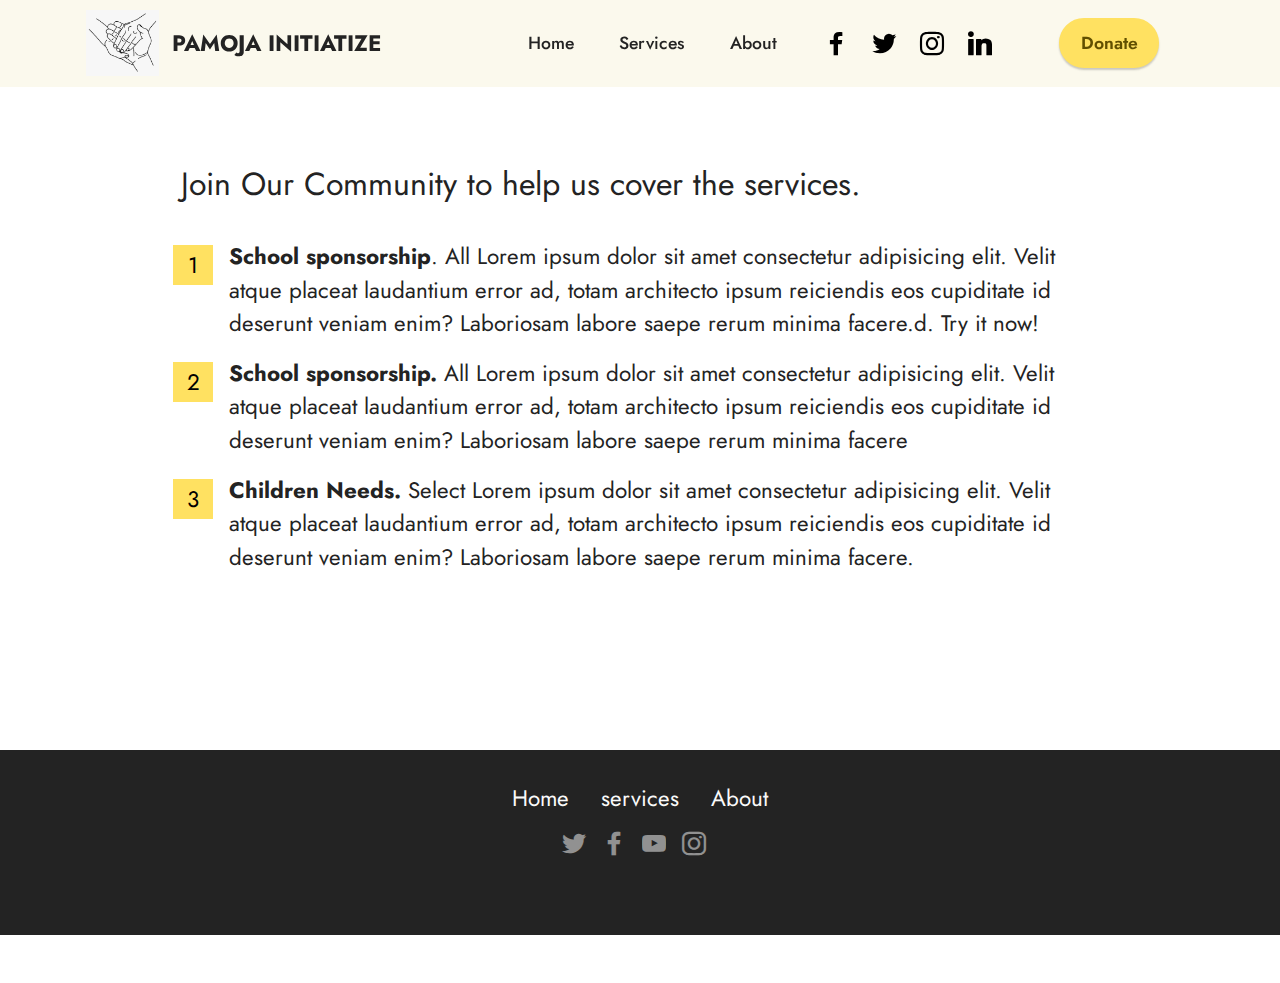
<file: pamoja UI Layout - final-WITH FORMS/Services We Provide.html>
<!DOCTYPE html>
<html  >
<head>
   <!-- This layout is created by dismas ndadila please dont mess with my code i will fucking kill u
any updates check me
email ndadilladismas@gmail.com peace...... )))) -->
  <meta charset="UTF-8">
  <meta http-equiv="X-UA-Compatible" content="IE=edge">
  <meta name="generator" content="Mobirise v5.5.0, mobirise.com">
  <meta name="viewport" content="width=device-width, initial-scale=1, minimum-scale=1">
  <link rel="shortcut icon" href="assets/images/pamoja-example-131x118.png" type="image/x-icon">
  <meta name="description" content="The full description about the kind of services we provide,">
  
  
  <title>services</title>
  <link rel="stylesheet" href="assets/bootstrap/css/bootstrap.min.css">
  <link rel="stylesheet" href="assets/bootstrap/css/bootstrap-grid.min.css">
  <link rel="stylesheet" href="assets/bootstrap/css/bootstrap-reboot.min.css">
  <link rel="stylesheet" href="assets/animatecss/animate.css">
  <link rel="stylesheet" href="assets/dropdown/css/style.css">
  <link rel="stylesheet" href="assets/socicon/css/styles.css">
  <link rel="stylesheet" href="assets/theme/css/style.css">
  <link rel="preload" href="https://fonts.googleapis.com/css?family=Jost:100,200,300,400,500,600,700,800,900,100i,200i,300i,400i,500i,600i,700i,800i,900i&display=swap" as="style" onload="this.onload=null;this.rel='stylesheet'">
  <noscript><link rel="stylesheet" href="https://fonts.googleapis.com/css?family=Jost:100,200,300,400,500,600,700,800,900,100i,200i,300i,400i,500i,600i,700i,800i,900i&display=swap"></noscript>
  <link rel="preload" as="style" href="assets/mobirise/css/mbr-additional.css"><link rel="stylesheet" href="assets/mobirise/css/mbr-additional.css" type="text/css">
  
  
  
  
</head>
<body>
  
  <section data-bs-version="5.1" class="menu menu2 cid-sFCw1qGFAI" once="menu" id="menu2-5">
    
    <nav class="navbar navbar-dropdown navbar-fixed-top navbar-expand-lg">
        <div class="container">
            <div class="navbar-brand">
                <span class="navbar-logo">
                    <a href="index.html#top">
                        <img src="assets/images/pamoja-example-131x118.png" alt="Pamoja NGO" style="height: 4.1rem;">
                    </a>
                </span>
                <span class="navbar-caption-wrap"><a class="navbar-caption text-black text-primary display-7" href="index.html">PAMOJA INITIATIZE<br></a></span>
            </div>
            <button class="navbar-toggler" type="button" data-toggle="collapse" data-bs-toggle="collapse" data-target="#navbarSupportedContent" data-bs-target="#navbarSupportedContent" aria-controls="navbarNavAltMarkup" aria-expanded="false" aria-label="Toggle navigation">
                <div class="hamburger">
                    <span></span>
                    <span></span>
                    <span></span>
                    <span></span>
                </div>
            </button>
            <div class="collapse navbar-collapse" id="navbarSupportedContent">
                <ul class="navbar-nav nav-dropdown" data-app-modern-menu="true"><li class="nav-item"><a class="nav-link link text-black text-primary display-4" href="index.html#top">Home</a></li><li class="nav-item"><a class="nav-link link text-black text-primary display-4" href="Services We Provide.html#top">Services</a></li>
                    
                    <li class="nav-item"><a class="nav-link link text-black text-primary display-4" href="About Pamoja.html#top">About</a></li></ul>
                <div class="icons-menu">
                    <a class="iconfont-wrapper" href="https://pamojango.com" target="_blank">
                        <span class="p-2 mbr-iconfont socicon-facebook socicon"></span>
                    </a>
                    <a class="iconfont-wrapper" href="https://pamojango.com" target="_blank">
                        <span class="p-2 mbr-iconfont socicon-twitter socicon"></span>
                    </a>
                    <a class="iconfont-wrapper" href="https://pamojango.com" target="_blank">
                        <span class="p-2 mbr-iconfont socicon-instagram socicon"></span>
                    </a>
                    <a class="iconfont-wrapper" href="https://pamojango.com" target="_blank">
                        <span class="p-2 mbr-iconfont socicon-linkedin socicon"></span>
                    </a>
                </div>
                <div class="navbar-buttons mbr-section-btn"><a class="btn btn-warning display-4" href="https://pamojango.com">Donate</a></div>
            </div>
        </div>
    </nav>
</section>

<section data-bs-version="5.1" class="content9 cid-sWeBSaZ2ah" id="content9-j">
    

    <div class="container">
        <div class="row justify-content-center">
            <div class="counter-container col-md-12 col-lg-10">
                <h4 class="mbr-section-title mbr-fonts-style mb-4 display-5">Join Our Community to help us cover the services.
                </h4>
                <div class="mbr-text mbr-fonts-style display-7">
                    <ol>
                        <li><strong>School sponsorship</strong>. All Lorem ipsum dolor sit amet consectetur adipisicing elit. Velit atque placeat laudantium error ad, totam architecto ipsum reiciendis eos cupiditate id deserunt veniam enim? Laboriosam labore saepe rerum minima facere.d. Try it now!</li>
                        <li><strong>School sponsorship. </strong>All Lorem ipsum dolor sit amet consectetur adipisicing elit. Velit atque placeat laudantium error ad, totam architecto ipsum reiciendis eos cupiditate id deserunt veniam enim? Laboriosam labore saepe rerum minima facere</li>
                        <li><strong>Children Needs.&nbsp;</strong>Select Lorem ipsum dolor sit amet consectetur adipisicing elit. Velit atque placeat laudantium error ad, totam architecto ipsum reiciendis eos cupiditate id deserunt veniam enim? Laboriosam labore saepe rerum minima facere.</li>
                    </ol>
                </div>
            </div>
        </div>
    </div>
</section>

<!------------------------footer-->
<section data-bs-version="5.1" class="footer3 cid-sFCygHrmNf mbr-reveal" once="footers" id="footer3-24">

    

    

    <div class="container">
        <div class="row align-center mbr-white">
            <div class="row row-links">
                <ul class="foot-menu">
                    
                    
                    
                    
                    
                <li class="foot-menu-item mbr-fonts-style display-7"><a href="#top" class="text-white">Home</a></li>
                <li class="foot-menu-item mbr-fonts-style display-7"><a href="Services We Provide.html" class="text-white">services</a></li>
                <li class="foot-menu-item mbr-fonts-style display-7"><a href="About Pamoja.html" class="text-white">About</a></li></ul>
            </div>
            <div class="row social-row">
                <div class="social-list align-right pb-2">
                    
                    
                    
                    
                    
                    
                <div class="soc-item">
                        <a href="https://twitter.com/pamojango" target="_blank">
                            <span class="socicon-twitter socicon mbr-iconfont mbr-iconfont-social"></span>
                        </a>
                    </div><div class="soc-item">
                        <a href="https://www.facebook.com/pages/pamojaNGO" target="_blank">
                            <span class="socicon-facebook socicon mbr-iconfont mbr-iconfont-social"></span>
                        </a>
                    </div><div class="soc-item">
                        <a href="https://www.youtube.com/c/pamojango" target="_blank">
                            <span class="socicon-youtube socicon mbr-iconfont mbr-iconfont-social"></span>
                        </a>
                    </div><div class="soc-item">
                        <a href="https://instagram.com/pamojango" target="_blank">
                            <span class="socicon-instagram socicon mbr-iconfont mbr-iconfont-social"></span>
                        </a>
                    </div></div>
            </div>
            <div class="row row-copirayt">
                <p class="mbr-text mb-0 mbr-fonts-style mbr-white align-center display-7">
                    © Copyright Pamoja Initiatize 2022. All Rights Reserved.
                </p>
            </div>
        </div>
    </div>
</section>
<!--------------dont touch i reapeat dont fucking touch-->
<section style="background-color: #fff; font-family: -apple-system, BlinkMacSystemFont, 'Segoe UI', 'Roboto', 'Helvetica Neue', Arial, sans-serif; color:#aaa; font-size:12px; padding: 0; align-items: center; display: flex;"><a href="https://mobirise.site/y" style="flex: 1 1; height: 3rem; padding-left: 1rem;"></a><p style="flex: 0 0 auto; margin:0; padding-right:1rem;">
    
    <a href="https://pamojainitiatize.com/u" style="color:#aaa;"></a> </p></section>
    
    <script src="assets/bootstrap/js/bootstrap.bundle.min.js"></script>  <script src="assets/smoothscroll/smooth-scroll.js"></script>  <script src="assets/ytplayer/index.js"></script>  <script src="assets/dropdown/js/navbar-dropdown.js"></script>  <script src="assets/theme/js/script.js"></script>  <script src="assets/formoid/formoid.min.js"></script>  
  
  <!--------------------------dont touch-->
 <div id="scrollToTop" class="scrollToTop mbr-arrow-up"><a style="text-align: center;"><i class="mbr-arrow-up-icon mbr-arrow-up-icon-cm cm-icon cm-icon-smallarrow-up"></i></a></div>
    <input name="animation" type="hidden">
  </body>
</html>
</file>
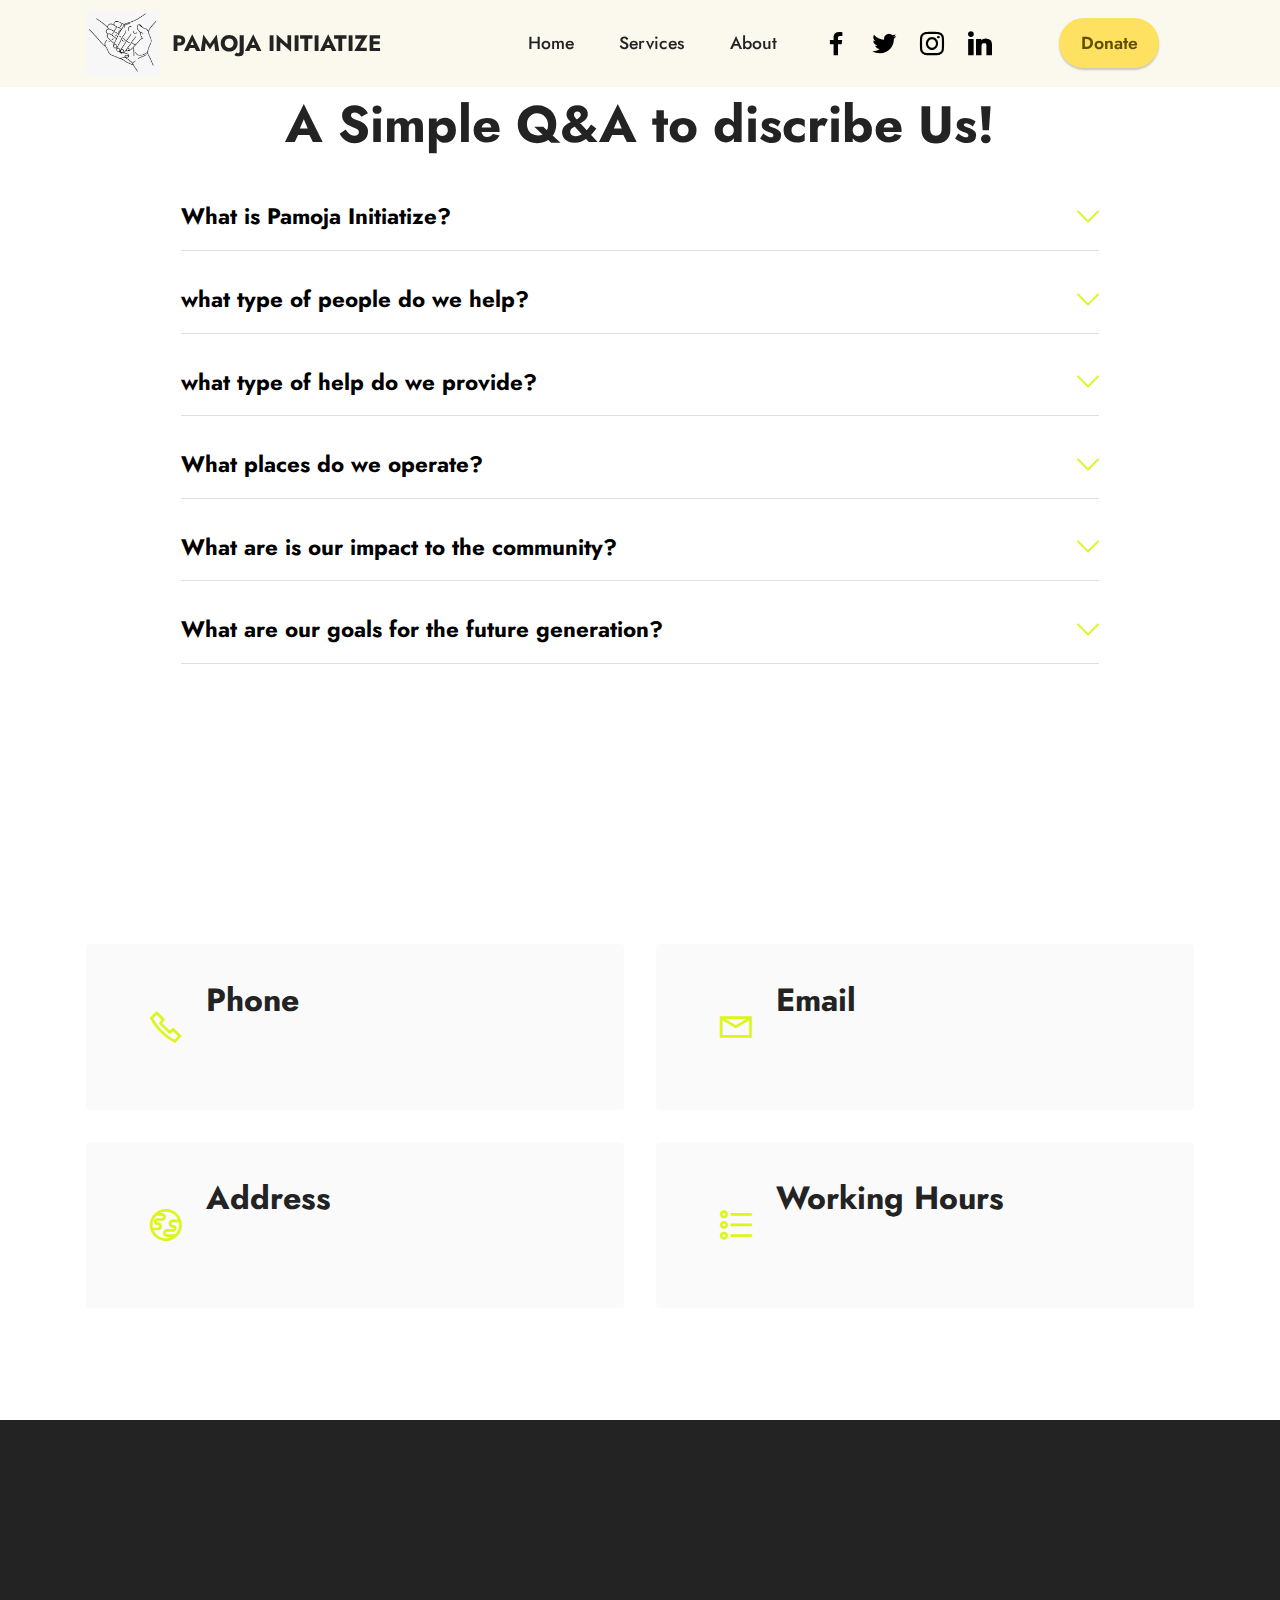
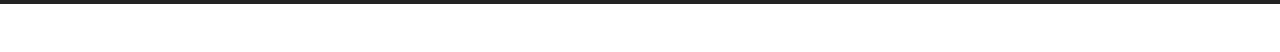
<file: pamoja UI Layout - final/About Pamoja.html>
<!DOCTYPE html>
<html  >
<head>
  <!-- This layout is created by dismas ndadila please dont mess with my code i will fucking kill u
any updates check me
email ndadilladismas@gmail.com peace...... )))) -->
  <meta charset="UTF-8">
  <meta http-equiv="X-UA-Compatible" content="IE=edge">
  <meta name="generator" content="Mobirise v5.5.0, mobirise.com">
  <meta name="viewport" content="width=device-width, initial-scale=1, minimum-scale=1">
  <link rel="shortcut icon" href="assets/images/pamoja-example-131x118.png" type="image/x-icon">
  <meta name="description" content="The Full description about our NGO organization.">
  
  
  <title>About</title>
  <link rel="stylesheet" href="assets/web/assets/mobirise-icons2/mobirise2.css">
  <link rel="stylesheet" href="assets/web/assets/mobirise-icons/mobirise-icons.css">
  <link rel="stylesheet" href="assets/bootstrap/css/bootstrap.min.css">
  <link rel="stylesheet" href="assets/bootstrap/css/bootstrap-grid.min.css">
  <link rel="stylesheet" href="assets/bootstrap/css/bootstrap-reboot.min.css">
  <link rel="stylesheet" href="assets/animatecss/animate.css">
  <link rel="stylesheet" href="assets/dropdown/css/style.css">
  <link rel="stylesheet" href="assets/socicon/css/styles.css">
  <link rel="stylesheet" href="assets/theme/css/style.css">
  <link rel="preload" href="https://fonts.googleapis.com/css?family=Jost:100,200,300,400,500,600,700,800,900,100i,200i,300i,400i,500i,600i,700i,800i,900i&display=swap" as="style" onload="this.onload=null;this.rel='stylesheet'">
  <noscript><link rel="stylesheet" href="https://fonts.googleapis.com/css?family=Jost:100,200,300,400,500,600,700,800,900,100i,200i,300i,400i,500i,600i,700i,800i,900i&display=swap"></noscript>
  <link rel="preload" as="style" href="assets/mobirise/css/mbr-additional.css"><link rel="stylesheet" href="assets/mobirise/css/mbr-additional.css" type="text/css">
  
  
  
  
</head>
<body>
  
  <section data-bs-version="5.1" class="menu menu2 cid-sFCw1qGFAI" once="menu" id="menu2-3">
    
    <nav class="navbar navbar-dropdown navbar-fixed-top navbar-expand-lg">
        <div class="container">
            <div class="navbar-brand">
                <span class="navbar-logo">
                    <a href="index.html#top">
                        <img src="assets/images/pamoja-example-131x118.png" alt="Pamoja NGO" style="height: 4.1rem;">
                    </a>
                </span>
                <span class="navbar-caption-wrap"><a class="navbar-caption text-black text-primary display-7" href="index.html">PAMOJA INITIATIZE<br></a></span>
            </div>
            <button class="navbar-toggler" type="button" data-toggle="collapse" data-bs-toggle="collapse" data-target="#navbarSupportedContent" data-bs-target="#navbarSupportedContent" aria-controls="navbarNavAltMarkup" aria-expanded="false" aria-label="Toggle navigation">
                <div class="hamburger">
                    <span></span>
                    <span></span>
                    <span></span>
                    <span></span>
                </div>
            </button>
            <div class="collapse navbar-collapse" id="navbarSupportedContent">
                <ul class="navbar-nav nav-dropdown" data-app-modern-menu="true"><li class="nav-item"><a class="nav-link link text-black text-primary display-4" href="index.html#top">Home</a></li><li class="nav-item"><a class="nav-link link text-black text-primary display-4" href="Services We Provide.html#top">Services</a></li>
                    
                    <li class="nav-item"><a class="nav-link link text-black text-primary display-4" href="About Pamoja.html#top">About</a></li></ul>
                <div class="icons-menu">
                    <a class="iconfont-wrapper" href="https://mobiri.se" target="_blank">
                        <span class="p-2 mbr-iconfont socicon-facebook socicon"></span>
                    </a>
                    <a class="iconfont-wrapper" href="https://mobiri.se" target="_blank">
                        <span class="p-2 mbr-iconfont socicon-twitter socicon"></span>
                    </a>
                    <a class="iconfont-wrapper" href="https://mobiri.se" target="_blank">
                        <span class="p-2 mbr-iconfont socicon-instagram socicon"></span>
                    </a>
                    <a class="iconfont-wrapper" href="https://mobiri.se" target="_blank">
                        <span class="p-2 mbr-iconfont socicon-linkedin socicon"></span>
                    </a>
                </div>
                <div class="navbar-buttons mbr-section-btn"><a class="btn btn-warning display-4" href="https://mobiri.se">Donate</a></div>
            </div>
        </div>
    </nav>
</section>

<section data-bs-version="5.1" class="content17 cid-sWeyC9N8Na" id="content17-g">

    

    
    
    <div class="container">
        
            <div class="row justify-content-center">
                <div class="col-12 col-md-10">
                    <div class="section-head align-center mb-4">
                        <h3 class="mbr-section-title mb-0 mbr-fonts-style display-2"><strong>A Simple Q&amp;A to discribe Us!</strong></h3>
                        
                    </div>
                    
                    <div id="bootstrap-toggle" class="toggle-panel accordionStyles tab-content">
                        <div class="card mb-3">
                            <div class="card-header" role="tab" id="headingOne">
                                <a role="button" class="collapsed panel-title text-black" data-toggle="collapse" data-bs-toggle="collapse" data-core="" href="#collapse1_32" aria-expanded="false" aria-controls="collapse1">
                                    <h6 class="panel-title-edit mbr-fonts-style mb-0 display-7"><strong>What is Pamoja Initiatize?</strong>
                                </h6>
                                    <span class="sign mbr-iconfont mbri-arrow-down"></span>
                                </a>
                            </div>
                            <div id="collapse1_32" class="panel-collapse noScroll collapse" role="tabpanel" aria-labelledby="headingOne">
                                <div class="panel-body">
                                    <p class="mbr-fonts-style panel-text display-7">Lorem ipsum dolor sit amet consectetur adipisicing elit. Obcaecati, est iure in error neque, voluptatem, aliquam dolor quia doloribus accusamus iusto provident hic deleniti expedita nisi ipsum quis unde assumenda.</p>
                                </div>
                            </div>
                        </div>
                        <div class="card mb-3">
                            <div class="card-header" role="tab" id="headingTwo">
                                <a role="button" class="collapsed panel-title text-black" data-toggle="collapse" data-bs-toggle="collapse" data-core="" href="#collapse2_32" aria-expanded="false" aria-controls="collapse2">
                                    <h6 class="panel-title-edit mbr-fonts-style mb-0 display-7"><strong>what type of people do we help?</strong>
                                </h6>
                                    <span class="sign mbr-iconfont mbri-arrow-down"></span>
                                </a>

                            </div>
                            <div id="collapse2_32" class="panel-collapse noScroll collapse" role="tabpanel" aria-labelledby="headingTwo">
                                <div class="panel-body">
                                    <p class="mbr-fonts-style panel-text display-7">Lorem ipsum dolor sit amet consectetur adipisicing elit. Velit atque placeat laudantium error ad, totam architecto ipsum reiciendis eos cupiditate id deserunt veniam enim? Laboriosam labore saepe rerum minima facere.</p>
                                </div>
                            </div>
                        </div>
                        <div class="card mb-3">
                            <div class="card-header" role="tab" id="headingThree">
                                <a role="button" class="collapsed panel-title text-black" data-toggle="collapse" data-bs-toggle="collapse" data-core="" href="#collapse3_32" aria-expanded="false" aria-controls="collapse3">
                                    <h6 class="panel-title-edit mbr-fonts-style mb-0 display-7"><strong>what type of help do we provide?</strong>
                                </h6>
                                    <span class="sign mbr-iconfont mbri-arrow-down"></span>
                                </a>
                            </div>
                            <div id="collapse3_32" class="panel-collapse noScroll collapse" role="tabpanel" aria-labelledby="headingThree">
                                <div class="panel-body">
                                    <p class="mbr-fonts-style panel-text display-7">Lorem ipsum dolor sit amet consectetur adipisicing elit. Velit atque placeat laudantium error ad, totam architecto ipsum reiciendis eos cupiditate id deserunt veniam enim? Laboriosam labore saepe rerum minima facere.</p>
                                </div>
                            </div>
                        </div>
                        <div class="card mb-3">
                            <div class="card-header" role="tab" id="headingThree">
                                <a role="button" class="collapsed panel-title text-black" data-toggle="collapse" data-bs-toggle="collapse" data-core="" href="#collapse4_32" aria-expanded="false" aria-controls="collapse4">
                                    <h6 class="panel-title-edit mbr-fonts-style mb-0 display-7"><strong>What places do we operate?</strong>
                                </h6>
                                    <span class="sign mbr-iconfont mbri-arrow-down"></span>
                                </a>
                            </div>
                            <div id="collapse4_32" class="panel-collapse noScroll collapse" role="tabpanel" aria-labelledby="headingThree">
                                <div class="panel-body">
                                    <p class="mbr-fonts-style panel-text display-7">
                                       Lorem ipsum dolor sit amet consectetur adipisicing elit. Velit atque placeat laudantium error ad, totam architecto ipsum reiciendis eos cupiditate id deserunt veniam enim? Laboriosam labore saepe rerum minima facere.</p>
                                </div>
                            </div>
                        </div>
                        <div class="card mb-3">
                            <div class="card-header" role="tab" id="headingThree">
                                <a role="button" class="collapsed panel-title text-black" data-toggle="collapse" data-bs-toggle="collapse" data-core="" href="#collapse5_32" aria-expanded="false" aria-controls="collapse5">
                                   <h6 class="panel-title-edit mbr-fonts-style mb-0 display-7"><strong>What are is our impact to the community?</strong></h6>
                                        <span class="mbr-iconfont mobi-mbri-arrow-down mobi-mbri"></span>
                                </a>
                            </div>
                            <div id="collapse5_32" class="panel-collapse noScroll collapse" role="tabpanel" aria-labelledby="headingThree">
                                <div class="panel-body">
                                    <p class="mbr-fonts-style panel-text display-7">
                                       Lorem ipsum dolor sit amet consectetur adipisicing elit. Velit atque placeat laudantium error ad, totam architecto ipsum reiciendis eos cupiditate id deserunt veniam enim? Laboriosam labore saepe rerum minima facere.</p>
                                </div>
                            </div>
                        </div>
                        <div class="card mb-3">
                            <div class="card-header" role="tab" id="headingThree">
                                <a role="button" class="collapsed panel-title text-black" data-toggle="collapse" data-bs-toggle="collapse" data-core="" href="#collapse6_32" aria-expanded="false" aria-controls="collapse6">
                                    <h6 class="panel-title-edit mbr-fonts-style mb-0 display-7"><strong>What are our goals for the future generation?</strong></h6>
                                    <span class="mbr-iconfont mobi-mbri-arrow-down mobi-mbri"></span>
                                </a>
                            </div>
                            <div id="collapse6_32" class="panel-collapse noScroll collapse" role="tabpanel" aria-labelledby="headingThree">
                                <div class="panel-body">
                                    <p class="mbr-fonts-style panel-text display-7">
                                       Lorem ipsum dolor sit amet consectetur adipisicing elit. Velit atque placeat laudantium error ad, totam architecto ipsum reiciendis eos cupiditate id deserunt veniam enim? Laboriosam labore saepe rerum minima facere.</p>
                                </div>
                            </div>
                        </div>
                    </div>
                </div>
            </div>
        </div>
</section>

<section data-bs-version="5.1" class="contacts2 cid-sWeAhP6QoZ" id="contacts2-h">
    <!---->
    
    
    <div class="container">
        <div class="mbr-section-head">
            <h3 class="mbr-section-title mbr-fonts-style align-center mb-0 display-2">
                <strong>Contacts</strong>
            </h3>
            
        </div>
        <div class="row justify-content-center mt-4">
            <div class="card col-12 col-md-6">
                <div class="card-wrapper">
                    <div class="image-wrapper">
                        <span class="mbr-iconfont mobi-mbri-phone mobi-mbri"></span>
                    </div>
                    <div class="text-wrapper">
                        <h6 class="card-title mbr-fonts-style mb-1 display-5">
                            <strong>Phone</strong>
                        </h6>
                        <p class="mbr-text mbr-fonts-style display-7">
                            <a href="tel:+12345678910" class="text-primary">0 (255) 123 45 67</a>
                        </p>
                    </div>
                </div>
            </div>
            <div class="card col-12 col-md-6">
                <div class="card-wrapper">
                    <div class="image-wrapper">
                        <span class="mbr-iconfont mobi-mbri-letter mobi-mbri"></span>
                    </div>
                    <div class="text-wrapper">
                        <h6 class="card-title mbr-fonts-style mb-1 display-5">
                            <strong>Email</strong>
                        </h6>
                        <p class="mbr-text mbr-fonts-style display-7"><a href="mailto:pamojango@gmail.com" class="text-primary">pamojango@gmail.com</a></p>
                    </div>
                </div>
            </div>
            <div class="card col-12 col-md-6">
                <div class="card-wrapper">
                    <div class="image-wrapper">
                        <span class="mbr-iconfont mobi-mbri-globe mobi-mbri"></span>
                    </div>
                    <div class="text-wrapper">
                        <h6 class="card-title mbr-fonts-style mb-1 display-5">
                            <strong>Address</strong>
                        </h6>
                        <p class="mbr-text mbr-fonts-style display-7">Ilala , Dar es salaam, Tanzania</p>
                    </div>
                </div>
            </div>
            <div class="card col-12 col-md-6">
                <div class="card-wrapper">
                    <div class="image-wrapper">
                        <span class="mbr-iconfont mobi-mbri-bulleted-list mobi-mbri"></span>
                    </div>
                    <div class="text-wrapper">
                        <h6 class="card-title mbr-fonts-style mb-1 display-5">
                            <strong>Working Hours</strong>
                        </h6>
                        <p class="mbr-text mbr-fonts-style display-7">
                            9:00 - 18:00
                        </p>
                    </div>
                </div>
            </div>
        </div>
    </div>
</section>

<!------------------------footer-->
<section data-bs-version="5.1" class="footer3 cid-sFCygHrmNf mbr-reveal" once="footers" id="footer3-24">

    

    

    <div class="container">
        <div class="row align-center mbr-white">
            <div class="row row-links">
                <ul class="foot-menu">
                    
                    
                    
                    
                    
                <li class="foot-menu-item mbr-fonts-style display-7"><a href="#top" class="text-white">Home</a></li>
                <li class="foot-menu-item mbr-fonts-style display-7"><a href="Services We Provide.html" class="text-white">services</a></li>
                <li class="foot-menu-item mbr-fonts-style display-7"><a href="About Pamoja.html" class="text-white">About</a></li></ul>
            </div>
            <div class="row social-row">
                <div class="social-list align-right pb-2">
                    
                    
                    
                    
                    
                    
                <div class="soc-item">
                        <a href="https://twitter.com/pamojango" target="_blank">
                            <span class="socicon-twitter socicon mbr-iconfont mbr-iconfont-social"></span>
                        </a>
                    </div><div class="soc-item">
                        <a href="https://www.facebook.com/pages/pamojaNGO" target="_blank">
                            <span class="socicon-facebook socicon mbr-iconfont mbr-iconfont-social"></span>
                        </a>
                    </div><div class="soc-item">
                        <a href="https://www.youtube.com/c/pamojango" target="_blank">
                            <span class="socicon-youtube socicon mbr-iconfont mbr-iconfont-social"></span>
                        </a>
                    </div><div class="soc-item">
                        <a href="https://instagram.com/pamojango" target="_blank">
                            <span class="socicon-instagram socicon mbr-iconfont mbr-iconfont-social"></span>
                        </a>
                    </div></div>
            </div>
            <div class="row row-copirayt">
                <p class="mbr-text mb-0 mbr-fonts-style mbr-white align-center display-7">
                    © Copyright Pamoja Initiatize 2022. All Rights Reserved.
                </p>
            </div>
        </div>
    </div>
</section>
<!--------------dont touch i reapeat dont fucking touch-->
<section style="background-color: #fff; font-family: -apple-system, BlinkMacSystemFont, 'Segoe UI', 'Roboto', 'Helvetica Neue', Arial, sans-serif; color:#aaa; font-size:12px; padding: 0; align-items: center; display: flex;"><a href="https://mobirise.site/y" style="flex: 1 1; height: 3rem; padding-left: 1rem;"></a><p style="flex: 0 0 auto; margin:0; padding-right:1rem;">
    
    <a href="https://pamojainitiatize.com/u" style="color:#aaa;"></a> </p></section>
    
    <script src="assets/bootstrap/js/bootstrap.bundle.min.js"></script>  <script src="assets/smoothscroll/smooth-scroll.js"></script>  <script src="assets/ytplayer/index.js"></script>  <script src="assets/dropdown/js/navbar-dropdown.js"></script>  <script src="assets/theme/js/script.js"></script>  <script src="assets/formoid/formoid.min.js"></script>  
  
  <!--------------------------dont touch-->
 <div id="scrollToTop" class="scrollToTop mbr-arrow-up"><a style="text-align: center;"><i class="mbr-arrow-up-icon mbr-arrow-up-icon-cm cm-icon cm-icon-smallarrow-up"></i></a></div>
    <input name="animation" type="hidden">
  </body>
</html>
</file>
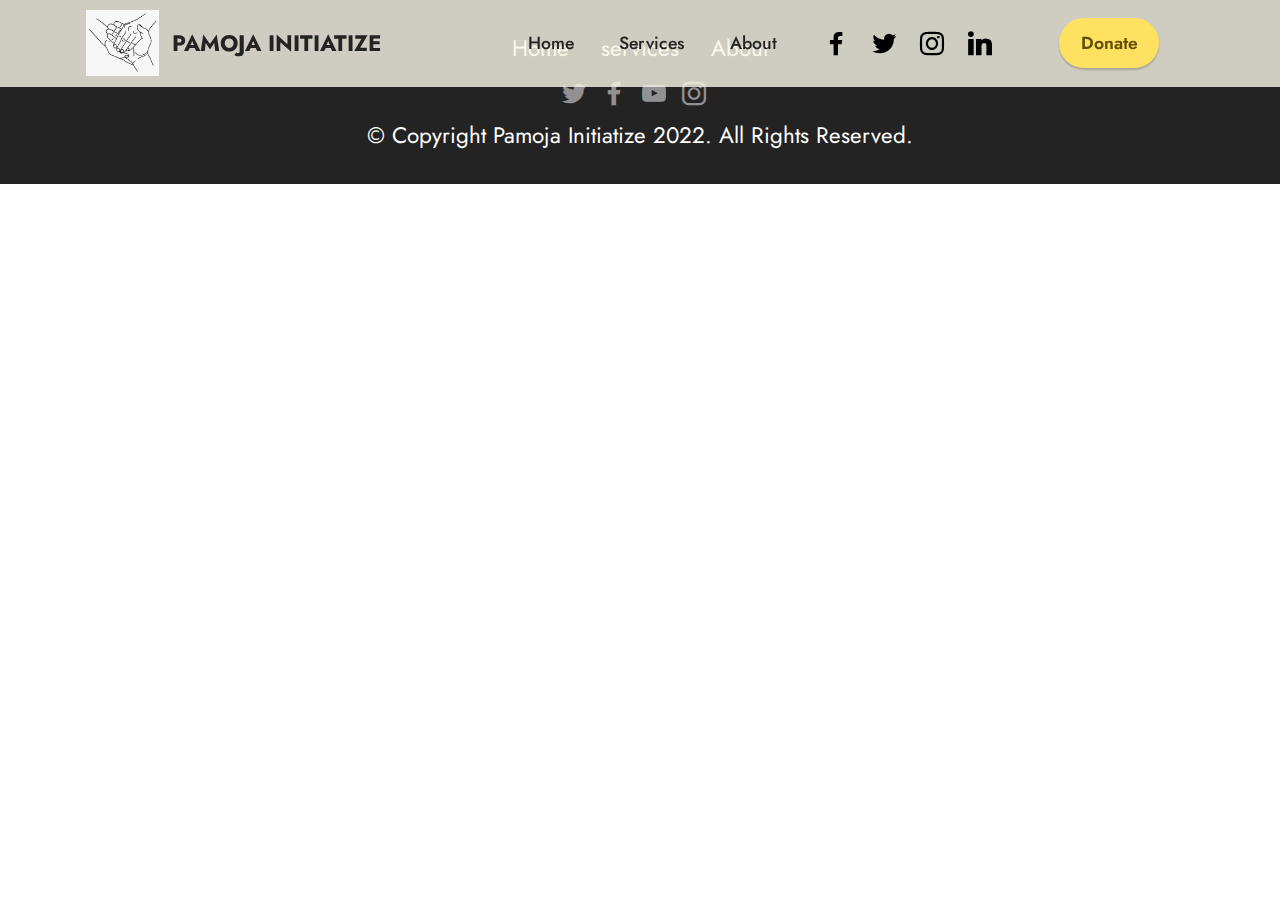
<file: pamoja UI Layout - final/Authentication.html>
<!DOCTYPE html>
<html  >
<head>
  <!-- This layout is created by dismas ndadila please dont mess with my code i will fucking kill u
any updates check me
email ndadilladismas@gmail.com peace...... )))) -->
  <meta charset="UTF-8">
  <meta http-equiv="X-UA-Compatible" content="IE=edge">
  <meta name="generator" content="Mobirise v5.5.0, mobirise.com">
  <meta name="viewport" content="width=device-width, initial-scale=1, minimum-scale=1">
  <link rel="shortcut icon" href="assets/images/pamoja-example-131x118.png" type="image/x-icon">
  <meta name="description" content="Pamoja NGO Authentication page.">
  
  
  <title>signup</title>
  <link rel="stylesheet" href="assets/bootstrap/css/bootstrap.min.css">
  <link rel="stylesheet" href="assets/bootstrap/css/bootstrap-grid.min.css">
  <link rel="stylesheet" href="assets/bootstrap/css/bootstrap-reboot.min.css">
  <link rel="stylesheet" href="assets/animatecss/animate.css">
  <link rel="stylesheet" href="assets/dropdown/css/style.css">
  <link rel="stylesheet" href="assets/socicon/css/styles.css">
  <link rel="stylesheet" href="assets/theme/css/style.css">
  <link rel="preload" href="https://fonts.googleapis.com/css?family=Jost:100,200,300,400,500,600,700,800,900,100i,200i,300i,400i,500i,600i,700i,800i,900i&display=swap" as="style" onload="this.onload=null;this.rel='stylesheet'">
  <noscript><link rel="stylesheet" href="https://fonts.googleapis.com/css?family=Jost:100,200,300,400,500,600,700,800,900,100i,200i,300i,400i,500i,600i,700i,800i,900i&display=swap"></noscript>
  <link rel="preload" as="style" href="assets/mobirise/css/mbr-additional.css"><link rel="stylesheet" href="assets/mobirise/css/mbr-additional.css" type="text/css">
  
  
  
  
</head>
<body>
  
  <section data-bs-version="5.1" class="menu menu2 cid-sFCw1qGFAI" once="menu" id="menu2-7">
    
    <nav class="navbar navbar-dropdown navbar-fixed-top navbar-expand-lg">
        <div class="container">
            <div class="navbar-brand">
                <span class="navbar-logo">
                    <a href="index.html#top">
                        <img src="assets/images/pamoja-example-131x118.png" alt="Pamoja NGO" style="height: 4.1rem;">
                    </a>
                </span>
                <span class="navbar-caption-wrap"><a class="navbar-caption text-black text-primary display-7" href="index.html">PAMOJA INITIATIZE<br></a></span>
            </div>
            <button class="navbar-toggler" type="button" data-toggle="collapse" data-bs-toggle="collapse" data-target="#navbarSupportedContent" data-bs-target="#navbarSupportedContent" aria-controls="navbarNavAltMarkup" aria-expanded="false" aria-label="Toggle navigation">
                <div class="hamburger">
                    <span></span>
                    <span></span>
                    <span></span>
                    <span></span>
                </div>
            </button>
            <div class="collapse navbar-collapse" id="navbarSupportedContent">
                <ul class="navbar-nav nav-dropdown" data-app-modern-menu="true"><li class="nav-item"><a class="nav-link link text-black text-primary display-4" href="index.html#top">Home</a></li><li class="nav-item"><a class="nav-link link text-black text-primary display-4" href="Services We Provide.html#top">Services</a></li>
                    
                    <li class="nav-item"><a class="nav-link link text-black text-primary display-4" href="About Pamoja.html#top">About</a></li></ul>
                <div class="icons-menu">
                    <a class="iconfont-wrapper" href="https://mobiri.se" target="_blank">
                        <span class="p-2 mbr-iconfont socicon-facebook socicon"></span>
                    </a>
                    <a class="iconfont-wrapper" href="https://mobiri.se" target="_blank">
                        <span class="p-2 mbr-iconfont socicon-twitter socicon"></span>
                    </a>
                    <a class="iconfont-wrapper" href="https://mobiri.se" target="_blank">
                        <span class="p-2 mbr-iconfont socicon-instagram socicon"></span>
                    </a>
                    <a class="iconfont-wrapper" href="https://mobiri.se" target="_blank">
                        <span class="p-2 mbr-iconfont socicon-linkedin socicon"></span>
                    </a>
                </div>
                <div class="navbar-buttons mbr-section-btn"><a class="btn btn-warning display-4" href="https://mobiri.se">Donate</a></div>
            </div>
        </div>
    </nav>
</section>

<!------------------------footer-->
<section data-bs-version="5.1" class="footer3 cid-sFCygHrmNf mbr-reveal" once="footers" id="footer3-24">

    

    

    <div class="container">
        <div class="row align-center mbr-white">
            <div class="row row-links">
                <ul class="foot-menu">
                    
                    
                    
                    
                    
                <li class="foot-menu-item mbr-fonts-style display-7"><a href="#top" class="text-white">Home</a></li>
                <li class="foot-menu-item mbr-fonts-style display-7"><a href="Services We Provide.html" class="text-white">services</a></li>
                <li class="foot-menu-item mbr-fonts-style display-7"><a href="About Pamoja.html" class="text-white">About</a></li></ul>
            </div>
            <div class="row social-row">
                <div class="social-list align-right pb-2">
                    
                    
                    
                    
                    
                    
                <div class="soc-item">
                        <a href="https://twitter.com/pamojango" target="_blank">
                            <span class="socicon-twitter socicon mbr-iconfont mbr-iconfont-social"></span>
                        </a>
                    </div><div class="soc-item">
                        <a href="https://www.facebook.com/pages/pamojaNGO" target="_blank">
                            <span class="socicon-facebook socicon mbr-iconfont mbr-iconfont-social"></span>
                        </a>
                    </div><div class="soc-item">
                        <a href="https://www.youtube.com/c/pamojango" target="_blank">
                            <span class="socicon-youtube socicon mbr-iconfont mbr-iconfont-social"></span>
                        </a>
                    </div><div class="soc-item">
                        <a href="https://instagram.com/pamojango" target="_blank">
                            <span class="socicon-instagram socicon mbr-iconfont mbr-iconfont-social"></span>
                        </a>
                    </div></div>
            </div>
            <div class="row row-copirayt">
                <p class="mbr-text mb-0 mbr-fonts-style mbr-white align-center display-7">
                    © Copyright Pamoja Initiatize 2022. All Rights Reserved.
                </p>
            </div>
        </div>
    </div>
</section>
<!--------------dont touch i reapeat dont fucking touch-->
<section style="background-color: #fff; font-family: -apple-system, BlinkMacSystemFont, 'Segoe UI', 'Roboto', 'Helvetica Neue', Arial, sans-serif; color:#aaa; font-size:12px; padding: 0; align-items: center; display: flex;"><a href="https://mobirise.site/y" style="flex: 1 1; height: 3rem; padding-left: 1rem;"></a><p style="flex: 0 0 auto; margin:0; padding-right:1rem;">
    
    <a href="https://pamojainitiatize.com/u" style="color:#aaa;"></a> </p></section>
    
    <script src="assets/bootstrap/js/bootstrap.bundle.min.js"></script>  <script src="assets/smoothscroll/smooth-scroll.js"></script>  <script src="assets/ytplayer/index.js"></script>  <script src="assets/dropdown/js/navbar-dropdown.js"></script>  <script src="assets/theme/js/script.js"></script>  <script src="assets/formoid/formoid.min.js"></script>  
  
  <!--------------------------dont touch-->
 <div id="scrollToTop" class="scrollToTop mbr-arrow-up"><a style="text-align: center;"><i class="mbr-arrow-up-icon mbr-arrow-up-icon-cm cm-icon cm-icon-smallarrow-up"></i></a></div>
    <input name="animation" type="hidden">
  </body>
</html>
</file>
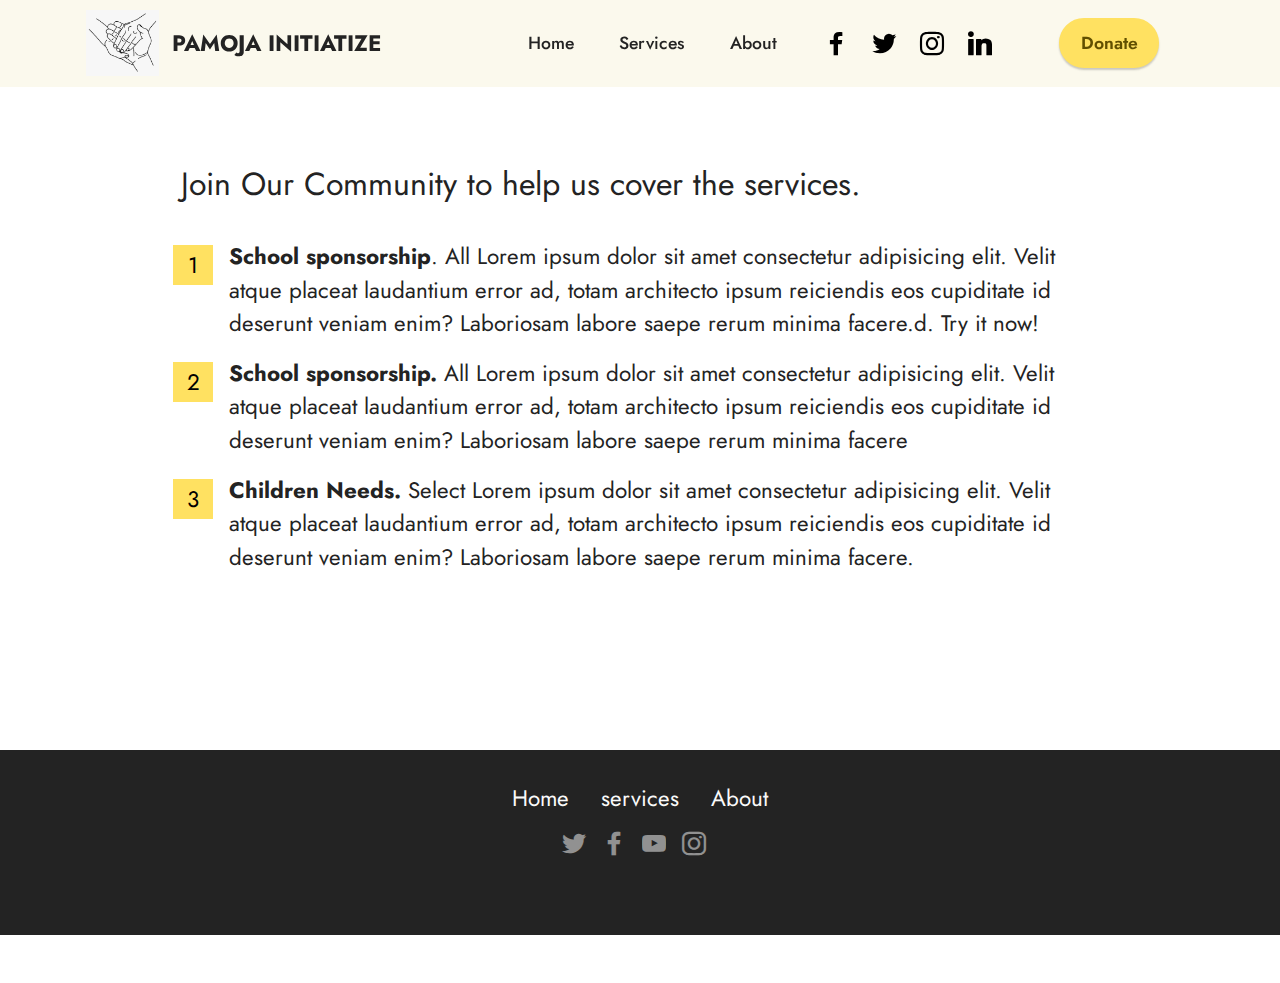
<file: pamoja UI Layout - final/Services We Provide.html>
<!DOCTYPE html>
<html  >
<head>
   <!-- This layout is created by dismas ndadila please dont mess with my code i will fucking kill u
any updates check me
email ndadilladismas@gmail.com peace...... )))) -->
  <meta charset="UTF-8">
  <meta http-equiv="X-UA-Compatible" content="IE=edge">
  <meta name="generator" content="Mobirise v5.5.0, mobirise.com">
  <meta name="viewport" content="width=device-width, initial-scale=1, minimum-scale=1">
  <link rel="shortcut icon" href="assets/images/pamoja-example-131x118.png" type="image/x-icon">
  <meta name="description" content="The full description about the kind of services we provide,">
  
  
  <title>services</title>
  <link rel="stylesheet" href="assets/bootstrap/css/bootstrap.min.css">
  <link rel="stylesheet" href="assets/bootstrap/css/bootstrap-grid.min.css">
  <link rel="stylesheet" href="assets/bootstrap/css/bootstrap-reboot.min.css">
  <link rel="stylesheet" href="assets/animatecss/animate.css">
  <link rel="stylesheet" href="assets/dropdown/css/style.css">
  <link rel="stylesheet" href="assets/socicon/css/styles.css">
  <link rel="stylesheet" href="assets/theme/css/style.css">
  <link rel="preload" href="https://fonts.googleapis.com/css?family=Jost:100,200,300,400,500,600,700,800,900,100i,200i,300i,400i,500i,600i,700i,800i,900i&display=swap" as="style" onload="this.onload=null;this.rel='stylesheet'">
  <noscript><link rel="stylesheet" href="https://fonts.googleapis.com/css?family=Jost:100,200,300,400,500,600,700,800,900,100i,200i,300i,400i,500i,600i,700i,800i,900i&display=swap"></noscript>
  <link rel="preload" as="style" href="assets/mobirise/css/mbr-additional.css"><link rel="stylesheet" href="assets/mobirise/css/mbr-additional.css" type="text/css">
  
  
  
  
</head>
<body>
  
  <section data-bs-version="5.1" class="menu menu2 cid-sFCw1qGFAI" once="menu" id="menu2-5">
    
    <nav class="navbar navbar-dropdown navbar-fixed-top navbar-expand-lg">
        <div class="container">
            <div class="navbar-brand">
                <span class="navbar-logo">
                    <a href="index.html#top">
                        <img src="assets/images/pamoja-example-131x118.png" alt="Pamoja NGO" style="height: 4.1rem;">
                    </a>
                </span>
                <span class="navbar-caption-wrap"><a class="navbar-caption text-black text-primary display-7" href="index.html">PAMOJA INITIATIZE<br></a></span>
            </div>
            <button class="navbar-toggler" type="button" data-toggle="collapse" data-bs-toggle="collapse" data-target="#navbarSupportedContent" data-bs-target="#navbarSupportedContent" aria-controls="navbarNavAltMarkup" aria-expanded="false" aria-label="Toggle navigation">
                <div class="hamburger">
                    <span></span>
                    <span></span>
                    <span></span>
                    <span></span>
                </div>
            </button>
            <div class="collapse navbar-collapse" id="navbarSupportedContent">
                <ul class="navbar-nav nav-dropdown" data-app-modern-menu="true"><li class="nav-item"><a class="nav-link link text-black text-primary display-4" href="index.html#top">Home</a></li><li class="nav-item"><a class="nav-link link text-black text-primary display-4" href="Services We Provide.html#top">Services</a></li>
                    
                    <li class="nav-item"><a class="nav-link link text-black text-primary display-4" href="About Pamoja.html#top">About</a></li></ul>
                <div class="icons-menu">
                    <a class="iconfont-wrapper" href="https://mobiri.se" target="_blank">
                        <span class="p-2 mbr-iconfont socicon-facebook socicon"></span>
                    </a>
                    <a class="iconfont-wrapper" href="https://mobiri.se" target="_blank">
                        <span class="p-2 mbr-iconfont socicon-twitter socicon"></span>
                    </a>
                    <a class="iconfont-wrapper" href="https://mobiri.se" target="_blank">
                        <span class="p-2 mbr-iconfont socicon-instagram socicon"></span>
                    </a>
                    <a class="iconfont-wrapper" href="https://mobiri.se" target="_blank">
                        <span class="p-2 mbr-iconfont socicon-linkedin socicon"></span>
                    </a>
                </div>
                <div class="navbar-buttons mbr-section-btn"><a class="btn btn-warning display-4" href="https://mobiri.se">Donate</a></div>
            </div>
        </div>
    </nav>
</section>

<section data-bs-version="5.1" class="content9 cid-sWeBSaZ2ah" id="content9-j">
    

    <div class="container">
        <div class="row justify-content-center">
            <div class="counter-container col-md-12 col-lg-10">
                <h4 class="mbr-section-title mbr-fonts-style mb-4 display-5">Join Our Community to help us cover the services.
                </h4>
                <div class="mbr-text mbr-fonts-style display-7">
                    <ol>
                        <li><strong>School sponsorship</strong>. All Lorem ipsum dolor sit amet consectetur adipisicing elit. Velit atque placeat laudantium error ad, totam architecto ipsum reiciendis eos cupiditate id deserunt veniam enim? Laboriosam labore saepe rerum minima facere.d. Try it now!</li>
                        <li><strong>School sponsorship. </strong>All Lorem ipsum dolor sit amet consectetur adipisicing elit. Velit atque placeat laudantium error ad, totam architecto ipsum reiciendis eos cupiditate id deserunt veniam enim? Laboriosam labore saepe rerum minima facere</li>
                        <li><strong>Children Needs.&nbsp;</strong>Select Lorem ipsum dolor sit amet consectetur adipisicing elit. Velit atque placeat laudantium error ad, totam architecto ipsum reiciendis eos cupiditate id deserunt veniam enim? Laboriosam labore saepe rerum minima facere.</li>
                    </ol>
                </div>
            </div>
        </div>
    </div>
</section>

<!------------------------footer-->
<section data-bs-version="5.1" class="footer3 cid-sFCygHrmNf mbr-reveal" once="footers" id="footer3-24">

    

    

    <div class="container">
        <div class="row align-center mbr-white">
            <div class="row row-links">
                <ul class="foot-menu">
                    
                    
                    
                    
                    
                <li class="foot-menu-item mbr-fonts-style display-7"><a href="#top" class="text-white">Home</a></li>
                <li class="foot-menu-item mbr-fonts-style display-7"><a href="Services We Provide.html" class="text-white">services</a></li>
                <li class="foot-menu-item mbr-fonts-style display-7"><a href="About Pamoja.html" class="text-white">About</a></li></ul>
            </div>
            <div class="row social-row">
                <div class="social-list align-right pb-2">
                    
                    
                    
                    
                    
                    
                <div class="soc-item">
                        <a href="https://twitter.com/pamojango" target="_blank">
                            <span class="socicon-twitter socicon mbr-iconfont mbr-iconfont-social"></span>
                        </a>
                    </div><div class="soc-item">
                        <a href="https://www.facebook.com/pages/pamojaNGO" target="_blank">
                            <span class="socicon-facebook socicon mbr-iconfont mbr-iconfont-social"></span>
                        </a>
                    </div><div class="soc-item">
                        <a href="https://www.youtube.com/c/pamojango" target="_blank">
                            <span class="socicon-youtube socicon mbr-iconfont mbr-iconfont-social"></span>
                        </a>
                    </div><div class="soc-item">
                        <a href="https://instagram.com/pamojango" target="_blank">
                            <span class="socicon-instagram socicon mbr-iconfont mbr-iconfont-social"></span>
                        </a>
                    </div></div>
            </div>
            <div class="row row-copirayt">
                <p class="mbr-text mb-0 mbr-fonts-style mbr-white align-center display-7">
                    © Copyright Pamoja Initiatize 2022. All Rights Reserved.
                </p>
            </div>
        </div>
    </div>
</section>
<!--------------dont touch i reapeat dont fucking touch-->
<section style="background-color: #fff; font-family: -apple-system, BlinkMacSystemFont, 'Segoe UI', 'Roboto', 'Helvetica Neue', Arial, sans-serif; color:#aaa; font-size:12px; padding: 0; align-items: center; display: flex;"><a href="https://mobirise.site/y" style="flex: 1 1; height: 3rem; padding-left: 1rem;"></a><p style="flex: 0 0 auto; margin:0; padding-right:1rem;">
    
    <a href="https://pamojainitiatize.com/u" style="color:#aaa;"></a> </p></section>
    
    <script src="assets/bootstrap/js/bootstrap.bundle.min.js"></script>  <script src="assets/smoothscroll/smooth-scroll.js"></script>  <script src="assets/ytplayer/index.js"></script>  <script src="assets/dropdown/js/navbar-dropdown.js"></script>  <script src="assets/theme/js/script.js"></script>  <script src="assets/formoid/formoid.min.js"></script>  
  
  <!--------------------------dont touch-->
 <div id="scrollToTop" class="scrollToTop mbr-arrow-up"><a style="text-align: center;"><i class="mbr-arrow-up-icon mbr-arrow-up-icon-cm cm-icon cm-icon-smallarrow-up"></i></a></div>
    <input name="animation" type="hidden">
  </body>
</html>
</file>
<file: pamoja UI Layout - final-WITH FORMS/assets/web/assets/mobirise-icons2/mobirise2.css>
@font-face {
  font-family: 'Moririse2';
  font-display: swap;
  src:  url('mobirise2.eot?f2bix4');
  src:  url('mobirise2.eot?f2bix4#iefix') format('embedded-opentype'),
    url('mobirise2.ttf?f2bix4') format('truetype'),
    url('mobirise2.woff?f2bix4') format('woff'),
    url('mobirise2.svg?f2bix4#mobirise2') format('svg');
  font-weight: normal;
  font-style: normal;
}

[class^="mobi-"], [class*=" mobi-"] {
  /* use !important to prevent issues with browser extensions that change fonts */
  font-family: 'Moririse2' !important;
  speak: none;
  font-style: normal;
  font-weight: normal;
  font-variant: normal;
  text-transform: none;
  line-height: 1;

  /* Better Font Rendering =========== */
  -webkit-font-smoothing: antialiased;
  -moz-osx-font-smoothing: grayscale;
}

.mobi-mbri-add-submenu:before {
  content: "\e900";
}
.mobi-mbri-alert:before {
  content: "\e901";
}
.mobi-mbri-align-center:before {
  content: "\e902";
}
.mobi-mbri-align-justify:before {
  content: "\e903";
}
.mobi-mbri-align-left:before {
  content: "\e904";
}
.mobi-mbri-align-right:before {
  content: "\e905";
}
.mobi-mbri-android:before {
  content: "\e906";
}
.mobi-mbri-apple:before {
  content: "\e907";
}
.mobi-mbri-arrow-down:before {
  content: "\e908";
}
.mobi-mbri-arrow-next:before {
  content: "\e909";
}
.mobi-mbri-arrow-prev:before {
  content: "\e90a";
}
.mobi-mbri-arrow-up:before {
  content: "\e90b";
}
.mobi-mbri-bold:before {
  content: "\e90c";
}
.mobi-mbri-bookmark:before {
  content: "\e90d";
}
.mobi-mbri-bootstrap:before {
  content: "\e90e";
}
.mobi-mbri-briefcase:before {
  content: "\e90f";
}
.mobi-mbri-browse:before {
  content: "\e910";
}
.mobi-mbri-bulleted-list:before {
  content: "\e911";
}
.mobi-mbri-calendar:before {
  content: "\e912";
}
.mobi-mbri-camera:before {
  content: "\e913";
}
.mobi-mbri-cart-add:before {
  content: "\e914";
}
.mobi-mbri-cart-full:before {
  content: "\e915";
}
.mobi-mbri-cash:before {
  content: "\e916";
}
.mobi-mbri-change-style:before {
  content: "\e917";
}
.mobi-mbri-chat:before {
  content: "\e918";
}
.mobi-mbri-clock:before {
  content: "\e919";
}
.mobi-mbri-close:before {
  content: "\e91a";
}
.mobi-mbri-cloud:before {
  content: "\e91b";
}
.mobi-mbri-code:before {
  content: "\e91c";
}
.mobi-mbri-contact-form:before {
  content: "\e91d";
}
.mobi-mbri-credit-card:before {
  content: "\e91e";
}
.mobi-mbri-cursor-click:before {
  content: "\e91f";
}
.mobi-mbri-cust-feedback:before {
  content: "\e920";
}
.mobi-mbri-database:before {
  content: "\e921";
}
.mobi-mbri-delivery:before {
  content: "\e922";
}
.mobi-mbri-desktop:before {
  content: "\e923";
}
.mobi-mbri-devices:before {
  content: "\e924";
}
.mobi-mbri-down:before {
  content: "\e925";
}
.mobi-mbri-download-2:before {
  content: "\e926";
}
.mobi-mbri-download:before {
  content: "\e927";
}
.mobi-mbri-drag-n-drop-2:before {
  content: "\e928";
}
.mobi-mbri-drag-n-drop:before {
  content: "\e929";
}
.mobi-mbri-edit-2:before {
  content: "\e92a";
}
.mobi-mbri-edit:before {
  content: "\e92b";
}
.mobi-mbri-error:before {
  content: "\e92c";
}
.mobi-mbri-extension:before {
  content: "\e92d";
}
.mobi-mbri-features:before {
  content: "\e92e";
}
.mobi-mbri-file:before {
  content: "\e92f";
}
.mobi-mbri-flag:before {
  content: "\e930";
}
.mobi-mbri-folder:before {
  content: "\e931";
}
.mobi-mbri-gift:before {
  content: "\e932";
}
.mobi-mbri-github:before {
  content: "\e933";
}
.mobi-mbri-globe-2:before {
  content: "\e934";
}
.mobi-mbri-globe:before {
  content: "\e935";
}
.mobi-mbri-growing-chart:before {
  content: "\e936";
}
.mobi-mbri-hearth:before {
  content: "\e937";
}
.mobi-mbri-help:before {
  content: "\e938";
}
.mobi-mbri-home:before {
  content: "\e939";
}
.mobi-mbri-hot-cup:before {
  content: "\e93a";
}
.mobi-mbri-idea:before {
  content: "\e93b";
}
.mobi-mbri-image-gallery:before {
  content: "\e93c";
}
.mobi-mbri-image-slider:before {
  content: "\e93d";
}
.mobi-mbri-info:before {
  content: "\e93e";
}
.mobi-mbri-italic:before {
  content: "\e93f";
}
.mobi-mbri-key:before {
  content: "\e940";
}
.mobi-mbri-laptop:before {
  content: "\e941";
}
.mobi-mbri-layers:before {
  content: "\e942";
}
.mobi-mbri-left-right:before {
  content: "\e943";
}
.mobi-mbri-left:before {
  content: "\e944";
}
.mobi-mbri-letter:before {
  content: "\e945";
}
.mobi-mbri-like:before {
  content: "\e946";
}
.mobi-mbri-link:before {
  content: "\e947";
}
.mobi-mbri-lock:before {
  content: "\e948";
}
.mobi-mbri-login:before {
  content: "\e949";
}
.mobi-mbri-logout:before {
  content: "\e94a";
}
.mobi-mbri-magic-stick:before {
  content: "\e94b";
}
.mobi-mbri-map-pin:before {
  content: "\e94c";
}
.mobi-mbri-menu:before {
  content: "\e94d";
}
.mobi-mbri-mobile-2:before {
  content: "\e94e";
}
.mobi-mbri-mobile-horizontal:before {
  content: "\e94f";
}
.mobi-mbri-mobile:before {
  content: "\e950";
}
.mobi-mbri-mobirise:before {
  content: "\e951";
}
.mobi-mbri-more-horizontal:before {
  content: "\e952";
}
.mobi-mbri-more-vertical:before {
  content: "\e953";
}
.mobi-mbri-music:before {
  content: "\e954";
}
.mobi-mbri-new-file:before {
  content: "\e955";
}
.mobi-mbri-numbered-list:before {
  content: "\e956";
}
.mobi-mbri-opened-folder:before {
  content: "\e957";
}
.mobi-mbri-pages:before {
  content: "\e958";
}
.mobi-mbri-paper-plane:before {
  content: "\e959";
}
.mobi-mbri-paperclip:before {
  content: "\e95a";
}
.mobi-mbri-phone:before {
  content: "\e95b";
}
.mobi-mbri-photo:before {
  content: "\e95c";
}
.mobi-mbri-photos:before {
  content: "\e95d";
}
.mobi-mbri-pin:before {
  content: "\e95e";
}
.mobi-mbri-play:before {
  content: "\e95f";
}
.mobi-mbri-plus:before {
  content: "\e960";
}
.mobi-mbri-preview:before {
  content: "\e961";
}
.mobi-mbri-print:before {
  content: "\e962";
}
.mobi-mbri-protect:before {
  content: "\e963";
}
.mobi-mbri-question:before {
  content: "\e964";
}
.mobi-mbri-quote-left:before {
  content: "\e965";
}
.mobi-mbri-quote-right:before {
  content: "\e966";
}
.mobi-mbri-redo:before {
  content: "\e967";
}
.mobi-mbri-refresh:before {
  content: "\e968";
}
.mobi-mbri-responsive-2:before {
  content: "\e969";
}
.mobi-mbri-responsive:before {
  content: "\e96a";
}
.mobi-mbri-right:before {
  content: "\e96b";
}
.mobi-mbri-rocket:before {
  content: "\e96c";
}
.mobi-mbri-sad-face:before {
  content: "\e96d";
}
.mobi-mbri-sale:before {
  content: "\e96e";
}
.mobi-mbri-save:before {
  content: "\e96f";
}
.mobi-mbri-search:before {
  content: "\e970";
}
.mobi-mbri-setting-2:before {
  content: "\e971";
}
.mobi-mbri-setting-3:before {
  content: "\e972";
}
.mobi-mbri-setting:before {
  content: "\e973";
}
.mobi-mbri-share:before {
  content: "\e974";
}
.mobi-mbri-shopping-bag:before {
  content: "\e975";
}
.mobi-mbri-shopping-basket:before {
  content: "\e976";
}
.mobi-mbri-shopping-cart:before {
  content: "\e977";
}
.mobi-mbri-sites:before {
  content: "\e978";
}
.mobi-mbri-smile-face:before {
  content: "\e979";
}
.mobi-mbri-speed:before {
  content: "\e97a";
}
.mobi-mbri-star:before {
  content: "\e97b";
}
.mobi-mbri-success:before {
  content: "\e97c";
}
.mobi-mbri-sun:before {
  content: "\e97d";
}
.mobi-mbri-sun2:before {
  content: "\e97e";
}
.mobi-mbri-tablet-vertical:before {
  content: "\e97f";
}
.mobi-mbri-tablet:before {
  content: "\e980";
}
.mobi-mbri-target:before {
  content: "\e981";
}
.mobi-mbri-timer:before {
  content: "\e982";
}
.mobi-mbri-to-ftp:before {
  content: "\e983";
}
.mobi-mbri-to-local-drive:before {
  content: "\e984";
}
.mobi-mbri-touch-swipe:before {
  content: "\e985";
}
.mobi-mbri-touch:before {
  content: "\e986";
}
.mobi-mbri-trash:before {
  content: "\e987";
}
.mobi-mbri-underline:before {
  content: "\e988";
}
.mobi-mbri-undo:before {
  content: "\e989";
}
.mobi-mbri-unlink:before {
  content: "\e98a";
}
.mobi-mbri-unlock:before {
  content: "\e98b";
}
.mobi-mbri-up-down:before {
  content: "\e98c";
}
.mobi-mbri-up:before {
  content: "\e98d";
}
.mobi-mbri-update:before {
  content: "\e98e";
}
.mobi-mbri-upload-2:before {
  content: "\e98f";
}
.mobi-mbri-upload:before {
  content: "\e990";
}
.mobi-mbri-user-2:before {
  content: "\e991";
}
.mobi-mbri-user:before {
  content: "\e992";
}
.mobi-mbri-users:before {
  content: "\e993";
}
.mobi-mbri-video-play:before {
  content: "\e994";
}
.mobi-mbri-video:before {
  content: "\e995";
}
.mobi-mbri-watch:before {
  content: "\e996";
}
.mobi-mbri-website-theme-2:before {
  content: "\e997";
}
.mobi-mbri-website-theme:before {
  content: "\e998";
}
.mobi-mbri-wifi:before {
  content: "\e999";
}
.mobi-mbri-windows:before {
  content: "\e99a";
}
.mobi-mbri-zoom-in:before {
  content: "\e99b";
}
.mobi-mbri-zoom-out:before {
  content: "\e99c";
}
</file>
<file: pamoja UI Layout - final-WITH FORMS/assets/dropdown/css/style.css>
.navbar-dropdown {
  left: 0;
  padding: 0;
  position: absolute;
  right: 0;
  top: 0;
  transition: all 0.45s ease;
  z-index: 1030;
  background: #282828; }
  .navbar-dropdown .navbar-logo {
    margin-right: 0.8rem;
    transition: margin 0.3s ease-in-out;
    vertical-align: middle; }
    .navbar-dropdown .navbar-logo img {
      height: 3.125rem;
      transition: all 0.3s ease-in-out; }
    .navbar-dropdown .navbar-logo.mbr-iconfont {
      font-size: 3.125rem;
      line-height: 3.125rem; }
  .navbar-dropdown .navbar-caption {
    font-weight: 700;
    white-space: normal;
    vertical-align: -4px;
    line-height: 3.125rem !important; }
    .navbar-dropdown .navbar-caption, .navbar-dropdown .navbar-caption:hover {
      color: inherit;
      text-decoration: none; }
  .navbar-dropdown .mbr-iconfont + .navbar-caption {
    vertical-align: -1px; }
  .navbar-dropdown.navbar-fixed-top {
    position: fixed; }
  .navbar-dropdown .navbar-brand span {
    vertical-align: -4px; }
  .navbar-dropdown.bg-color.transparent {
    background: none; }
  .navbar-dropdown.navbar-short .navbar-brand {
    padding: 0.625rem 0; }
    .navbar-dropdown.navbar-short .navbar-brand span {
      vertical-align: -1px; }
  .navbar-dropdown.navbar-short .navbar-caption {
    line-height: 2.375rem !important;
    vertical-align: -2px; }
  .navbar-dropdown.navbar-short .navbar-logo {
    margin-right: 0.5rem; }
    .navbar-dropdown.navbar-short .navbar-logo img {
      height: 2.375rem; }
    .navbar-dropdown.navbar-short .navbar-logo.mbr-iconfont {
      font-size: 2.375rem;
      line-height: 2.375rem; }
  .navbar-dropdown.navbar-short .mbr-table-cell {
    height: 3.625rem; }
  .navbar-dropdown .navbar-close {
    left: 0.6875rem;
    position: fixed;
    top: 0.75rem;
    z-index: 1000; }
  .navbar-dropdown .hamburger-icon {
    content: "";
    display: inline-block;
    vertical-align: middle;
    width: 16px;
    -webkit-box-shadow: 0 -6px 0 1px #282828,0 0 0 1px #282828,0 6px 0 1px #282828;
    -moz-box-shadow: 0 -6px 0 1px #282828,0 0 0 1px #282828,0 6px 0 1px #282828;
    box-shadow: 0 -6px 0 1px #282828,0 0 0 1px #282828,0 6px 0 1px #282828; }

.dropdown-menu .dropdown-toggle[data-toggle="dropdown-submenu"]::after {
  border-bottom: 0.35em solid transparent;
  border-left: 0.35em solid;
  border-right: 0;
  border-top: 0.35em solid transparent;
  margin-left: 0.3rem; }

.dropdown-menu .dropdown-item:focus {
  outline: 0; }

.nav-dropdown {
  font-size: 0.75rem;
  font-weight: 500;
  height: auto !important; }
  .nav-dropdown .nav-btn {
    padding-left: 1rem; }
  .nav-dropdown .link {
    margin: .667em 1.667em;
    font-weight: 500;
    padding: 0;
    transition: color .2s ease-in-out; }
    .nav-dropdown .link.dropdown-toggle {
      margin-right: 2.583em; }
      .nav-dropdown .link.dropdown-toggle::after {
        margin-left: .25rem;
        border-top: 0.35em solid;
        border-right: 0.35em solid transparent;
        border-left: 0.35em solid transparent;
        border-bottom: 0; }
      .nav-dropdown .link.dropdown-toggle[aria-expanded="true"] {
        margin: 0;
        padding: 0.667em 3.263em  0.667em 1.667em; }
  .nav-dropdown .link::after,
  .nav-dropdown .dropdown-item::after {
    color: inherit; }
  .nav-dropdown .btn {
    font-size: 0.75rem;
    font-weight: 700;
    letter-spacing: 0;
    margin-bottom: 0;
    padding-left: 1.25rem;
    padding-right: 1.25rem; }
  .nav-dropdown .dropdown-menu {
    border-radius: 0;
    border: 0;
    left: 0;
    margin: 0;
    padding-bottom: 1.25rem;
    padding-top: 1.25rem;
    position: relative; }
  .nav-dropdown .dropdown-submenu {
    margin-left: 0.125rem;
    top: 0; }
  .nav-dropdown .dropdown-item {
    font-weight: 500;
    line-height: 2;
    padding: 0.3846em 4.615em 0.3846em 1.5385em;
    position: relative;
    transition: color .2s ease-in-out, background-color .2s ease-in-out; }
    .nav-dropdown .dropdown-item::after {
      margin-top: -0.3077em;
      position: absolute;
      right: 1.1538em;
      top: 50%; }
    .nav-dropdown .dropdown-item:focus, .nav-dropdown .dropdown-item:hover {
      background: none; }

@media (max-width: 767px) {
  .nav-dropdown.navbar-toggleable-sm {
    bottom: 0;
    display: none;
    left: 0;
    overflow-x: hidden;
    position: fixed;
    top: 0;
    transform: translateX(-100%);
    -ms-transform: translateX(-100%);
    -webkit-transform: translateX(-100%);
    width: 18.75rem;
    z-index: 999; } }
.nav-dropdown.navbar-toggleable-xl {
  bottom: 0;
  display: none;
  left: 0;
  overflow-x: hidden;
  position: fixed;
  top: 0;
  transform: translateX(-100%);
  -ms-transform: translateX(-100%);
  -webkit-transform: translateX(-100%);
  width: 18.75rem;
  z-index: 999; }

.nav-dropdown-sm {
  display: block !important;
  overflow-x: hidden;
  overflow: auto;
  padding-top: 3.875rem; }
  .nav-dropdown-sm::after {
    content: "";
    display: block;
    height: 3rem;
    width: 100%; }
  .nav-dropdown-sm.collapse.in ~ .navbar-close {
    display: block !important; }
  .nav-dropdown-sm.collapsing, .nav-dropdown-sm.collapse.in {
    transform: translateX(0);
    -ms-transform: translateX(0);
    -webkit-transform: translateX(0);
    transition: all 0.25s ease-out;
    -webkit-transition: all 0.25s ease-out;
    background: #282828; }
  .nav-dropdown-sm.collapsing[aria-expanded="false"] {
    transform: translateX(-100%);
    -ms-transform: translateX(-100%);
    -webkit-transform: translateX(-100%); }
  .nav-dropdown-sm .nav-item {
    display: block;
    margin-left: 0 !important;
    padding-left: 0; }
  .nav-dropdown-sm .link,
  .nav-dropdown-sm .dropdown-item {
    border-top: 1px dotted rgba(255, 255, 255, 0.1);
    font-size: 0.8125rem;
    line-height: 1.6;
    margin: 0 !important;
    padding: 0.875rem 2.4rem 0.875rem 1.5625rem !important;
    position: relative;
    white-space: normal; }
    .nav-dropdown-sm .link:focus, .nav-dropdown-sm .link:hover,
    .nav-dropdown-sm .dropdown-item:focus,
    .nav-dropdown-sm .dropdown-item:hover {
      background: rgba(0, 0, 0, 0.2) !important;
      color: #c0a375; }
  .nav-dropdown-sm .nav-btn {
    position: relative;
    padding: 1.5625rem 1.5625rem 0 1.5625rem; }
    .nav-dropdown-sm .nav-btn::before {
      border-top: 1px dotted rgba(255, 255, 255, 0.1);
      content: "";
      left: 0;
      position: absolute;
      top: 0;
      width: 100%; }
    .nav-dropdown-sm .nav-btn + .nav-btn {
      padding-top: 0.625rem; }
      .nav-dropdown-sm .nav-btn + .nav-btn::before {
        display: none; }
  .nav-dropdown-sm .btn {
    padding: 0.625rem 0; }
  .nav-dropdown-sm .dropdown-toggle[data-toggle="dropdown-submenu"]::after {
    margin-left: .25rem;
    border-top: 0.35em solid;
    border-right: 0.35em solid transparent;
    border-left: 0.35em solid transparent;
    border-bottom: 0; }
  .nav-dropdown-sm .dropdown-toggle[data-toggle="dropdown-submenu"][aria-expanded="true"]::after {
    border-top: 0;
    border-right: 0.35em solid transparent;
    border-left: 0.35em solid transparent;
    border-bottom: 0.35em solid; }
  .nav-dropdown-sm .dropdown-menu {
    margin: 0;
    padding: 0;
    position: relative;
    top: 0;
    left: 0;
    width: 100%;
    border: 0;
    float: none;
    border-radius: 0;
    background: none; }
  .nav-dropdown-sm .dropdown-submenu {
    left: 100%;
    margin-left: 0.125rem;
    margin-top: -1.25rem;
    top: 0; }

.navbar-toggleable-sm .nav-dropdown .dropdown-menu {
  position: absolute; }

.navbar-toggleable-sm .nav-dropdown .dropdown-submenu {
  left: 100%;
  margin-left: 0.125rem;
  margin-top: -1.25rem;
  top: 0; }

.navbar-toggleable-sm.opened .nav-dropdown .dropdown-menu {
  position: relative; }

.navbar-toggleable-sm.opened .nav-dropdown .dropdown-submenu {
  left: 0;
  margin-left: 00rem;
  margin-top: 0rem;
  top: 0; }

.is-builder .nav-dropdown.collapsing {
  transition: none !important; }
</file>
<file: pamoja UI Layout - final-WITH FORMS/assets/socicon/css/styles.css>
@charset "UTF-8";

@font-face {
  font-family: 'Socicon';
  src:  url('../fonts/socicon.eot');
  src:  url('../fonts/socicon.eot?#iefix') format('embedded-opentype'),
    url('../fonts/socicon.woff2') format('woff2'),
    url('../fonts/socicon.ttf') format('truetype'),
    url('../fonts/socicon.woff') format('woff'),
    url('../fonts/socicon.svg#socicon') format('svg');
  font-weight: normal;
  font-style: normal;
  font-display: swap;
}

[data-icon]:before {
  font-family: "socicon" !important;
  content: attr(data-icon);
  font-style: normal !important;
  font-weight: normal !important;
  font-variant: normal !important;
  text-transform: none !important;
  speak: none;
  line-height: 1;
  -webkit-font-smoothing: antialiased;
  -moz-osx-font-smoothing: grayscale;
}

[class^="socicon-"], [class*=" socicon-"] {
  /* use !important to prevent issues with browser extensions that change fonts */
  font-family: 'Socicon' !important;
  speak: none;
  font-style: normal;
  font-weight: normal;
  font-variant: normal;
  text-transform: none;
  line-height: 1;

  /* Better Font Rendering =========== */
  -webkit-font-smoothing: antialiased;
  -moz-osx-font-smoothing: grayscale;
}

.socicon-eitaa:before {
  content: "\e97c";
}
.socicon-soroush:before {
  content: "\e97d";
}
.socicon-bale:before {
  content: "\e97e";
}
.socicon-zazzle:before {
  content: "\e97b";
}
.socicon-society6:before {
  content: "\e97a";
}
.socicon-redbubble:before {
  content: "\e979";
}
.socicon-avvo:before {
  content: "\e978";
}
.socicon-stitcher:before {
  content: "\e977";
}
.socicon-googlehangouts:before {
  content: "\e974";
}
.socicon-dlive:before {
  content: "\e975";
}
.socicon-vsco:before {
  content: "\e976";
}
.socicon-flipboard:before {
  content: "\e973";
}
.socicon-ubuntu:before {
  content: "\e958";
}
.socicon-artstation:before {
  content: "\e959";
}
.socicon-invision:before {
  content: "\e95a";
}
.socicon-torial:before {
  content: "\e95b";
}
.socicon-collectorz:before {
  content: "\e95c";
}
.socicon-seenthis:before {
  content: "\e95d";
}
.socicon-googleplaymusic:before {
  content: "\e95e";
}
.socicon-debian:before {
  content: "\e95f";
}
.socicon-filmfreeway:before {
  content: "\e960";
}
.socicon-gnome:before {
  content: "\e961";
}
.socicon-itchio:before {
  content: "\e962";
}
.socicon-jamendo:before {
  content: "\e963";
}
.socicon-mix:before {
  content: "\e964";
}
.socicon-sharepoint:before {
  content: "\e965";
}
.socicon-tinder:before {
  content: "\e966";
}
.socicon-windguru:before {
  content: "\e967";
}
.socicon-cdbaby:before {
  content: "\e968";
}
.socicon-elementaryos:before {
  content: "\e969";
}
.socicon-stage32:before {
  content: "\e96a";
}
.socicon-tiktok:before {
  content: "\e96b";
}
.socicon-gitter:before {
  content: "\e96c";
}
.socicon-letterboxd:before {
  content: "\e96d";
}
.socicon-threema:before {
  content: "\e96e";
}
.socicon-splice:before {
  content: "\e96f";
}
.socicon-metapop:before {
  content: "\e970";
}
.socicon-naver:before {
  content: "\e971";
}
.socicon-remote:before {
  content: "\e972";
}
.socicon-internet:before {
  content: "\e957";
}
.socicon-moddb:before {
  content: "\e94b";
}
.socicon-indiedb:before {
  content: "\e94c";
}
.socicon-traxsource:before {
  content: "\e94d";
}
.socicon-gamefor:before {
  content: "\e94e";
}
.socicon-pixiv:before {
  content: "\e94f";
}
.socicon-myanimelist:before {
  content: "\e950";
}
.socicon-blackberry:before {
  content: "\e951";
}
.socicon-wickr:before {
  content: "\e952";
}
.socicon-spip:before {
  content: "\e953";
}
.socicon-napster:before {
  content: "\e954";
}
.socicon-beatport:before {
  content: "\e955";
}
.socicon-hackerone:before {
  content: "\e956";
}
.socicon-hackernews:before {
  content: "\e946";
}
.socicon-smashwords:before {
  content: "\e947";
}
.socicon-kobo:before {
  content: "\e948";
}
.socicon-bookbub:before {
  content: "\e949";
}
.socicon-mailru:before {
  content: "\e94a";
}
.socicon-gitlab:before {
  content: "\e945";
}
.socicon-instructables:before {
  content: "\e944";
}
.socicon-portfolio:before {
  content: "\e943";
}
.socicon-codered:before {
  content: "\e940";
}
.socicon-origin:before {
  content: "\e941";
}
.socicon-nextdoor:before {
  content: "\e942";
}
.socicon-udemy:before {
  content: "\e93f";
}
.socicon-livemaster:before {
  content: "\e93e";
}
.socicon-crunchbase:before {
  content: "\e93b";
}
.socicon-homefy:before {
  content: "\e93c";
}
.socicon-calendly:before {
  content: "\e93d";
}
.socicon-realtor:before {
  content: "\e90f";
}
.socicon-tidal:before {
  content: "\e910";
}
.socicon-qobuz:before {
  content: "\e911";
}
.socicon-natgeo:before {
  content: "\e912";
}
.socicon-mastodon:before {
  content: "\e913";
}
.socicon-unsplash:before {
  content: "\e914";
}
.socicon-homeadvisor:before {
  content: "\e915";
}
.socicon-angieslist:before {
  content: "\e916";
}
.socicon-codepen:before {
  content: "\e917";
}
.socicon-slack:before {
  content: "\e918";
}
.socicon-openaigym:before {
  content: "\e919";
}
.socicon-logmein:before {
  content: "\e91a";
}
.socicon-fiverr:before {
  content: "\e91b";
}
.socicon-gotomeeting:before {
  content: "\e91c";
}
.socicon-aliexpress:before {
  content: "\e91d";
}
.socicon-guru:before {
  content: "\e91e";
}
.socicon-appstore:before {
  content: "\e91f";
}
.socicon-homes:before {
  content: "\e920";
}
.socicon-zoom:before {
  content: "\e921";
}
.socicon-alibaba:before {
  content: "\e922";
}
.socicon-craigslist:before {
  content: "\e923";
}
.socicon-wix:before {
  content: "\e924";
}
.socicon-redfin:before {
  content: "\e925";
}
.socicon-googlecalendar:before {
  content: "\e926";
}
.socicon-shopify:before {
  content: "\e927";
}
.socicon-freelancer:before {
  content: "\e928";
}
.socicon-seedrs:before {
  content: "\e929";
}
.socicon-bing:before {
  content: "\e92a";
}
.socicon-doodle:before {
  content: "\e92b";
}
.socicon-bonanza:before {
  content: "\e92c";
}
.socicon-squarespace:before {
  content: "\e92d";
}
.socicon-toptal:before {
  content: "\e92e";
}
.socicon-gust:before {
  content: "\e92f";
}
.socicon-ask:before {
  content: "\e930";
}
.socicon-trulia:before {
  content: "\e931";
}
.socicon-loomly:before {
  content: "\e932";
}
.socicon-ghost:before {
  content: "\e933";
}
.socicon-upwork:before {
  content: "\e934";
}
.socicon-fundable:before {
  content: "\e935";
}
.socicon-booking:before {
  content: "\e936";
}
.socicon-googlemaps:before {
  content: "\e937";
}
.socicon-zillow:before {
  content: "\e938";
}
.socicon-niconico:before {
  content: "\e939";
}
.socicon-toneden:before {
  content: "\e93a";
}
.socicon-augment:before {
  content: "\e908";
}
.socicon-bitbucket:before {
  content: "\e909";
}
.socicon-fyuse:before {
  content: "\e90a";
}
.socicon-yt-gaming:before {
  content: "\e90b";
}
.socicon-sketchfab:before {
  content: "\e90c";
}
.socicon-mobcrush:before {
  content: "\e90d";
}
.socicon-microsoft:before {
  content: "\e90e";
}
.socicon-pandora:before {
  content: "\e907";
}
.socicon-messenger:before {
  content: "\e906";
}
.socicon-gamewisp:before {
  content: "\e905";
}
.socicon-bloglovin:before {
  content: "\e904";
}
.socicon-tunein:before {
  content: "\e903";
}
.socicon-gamejolt:before {
  content: "\e901";
}
.socicon-trello:before {
  content: "\e902";
}
.socicon-spreadshirt:before {
  content: "\e900";
}
.socicon-500px:before {
  content: "\e000";
}
.socicon-8tracks:before {
  content: "\e001";
}
.socicon-airbnb:before {
  content: "\e002";
}
.socicon-alliance:before {
  content: "\e003";
}
.socicon-amazon:before {
  content: "\e004";
}
.socicon-amplement:before {
  content: "\e005";
}
.socicon-android:before {
  content: "\e006";
}
.socicon-angellist:before {
  content: "\e007";
}
.socicon-apple:before {
  content: "\e008";
}
.socicon-appnet:before {
  content: "\e009";
}
.socicon-baidu:before {
  content: "\e00a";
}
.socicon-bandcamp:before {
  content: "\e00b";
}
.socicon-battlenet:before {
  content: "\e00c";
}
.socicon-mixer:before {
  content: "\e00d";
}
.socicon-bebee:before {
  content: "\e00e";
}
.socicon-bebo:before {
  content: "\e00f";
}
.socicon-behance:before {
  content: "\e010";
}
.socicon-blizzard:before {
  content: "\e011";
}
.socicon-blogger:before {
  content: "\e012";
}
.socicon-buffer:before {
  content: "\e013";
}
.socicon-chrome:before {
  content: "\e014";
}
.socicon-coderwall:before {
  content: "\e015";
}
.socicon-curse:before {
  content: "\e016";
}
.socicon-dailymotion:before {
  content: "\e017";
}
.socicon-deezer:before {
  content: "\e018";
}
.socicon-delicious:before {
  content: "\e019";
}
.socicon-deviantart:before {
  content: "\e01a";
}
.socicon-diablo:before {
  content: "\e01b";
}
.socicon-digg:before {
  content: "\e01c";
}
.socicon-discord:before {
  content: "\e01d";
}
.socicon-disqus:before {
  content: "\e01e";
}
.socicon-douban:before {
  content: "\e01f";
}
.socicon-draugiem:before {
  content: "\e020";
}
.socicon-dribbble:before {
  content: "\e021";
}
.socicon-drupal:before {
  content: "\e022";
}
.socicon-ebay:before {
  content: "\e023";
}
.socicon-ello:before {
  content: "\e024";
}
.socicon-endomodo:before {
  content: "\e025";
}
.socicon-envato:before {
  content: "\e026";
}
.socicon-etsy:before {
  content: "\e027";
}
.socicon-facebook:before {
  content: "\e028";
}
.socicon-feedburner:before {
  content: "\e029";
}
.socicon-filmweb:before {
  content: "\e02a";
}
.socicon-firefox:before {
  content: "\e02b";
}
.socicon-flattr:before {
  content: "\e02c";
}
.socicon-flickr:before {
  content: "\e02d";
}
.socicon-formulr:before {
  content: "\e02e";
}
.socicon-forrst:before {
  content: "\e02f";
}
.socicon-foursquare:before {
  content: "\e030";
}
.socicon-friendfeed:before {
  content: "\e031";
}
.socicon-github:before {
  content: "\e032";
}
.socicon-goodreads:before {
  content: "\e033";
}
.socicon-google:before {
  content: "\e034";
}
.socicon-googlescholar:before {
  content: "\e035";
}
.socicon-googlegroups:before {
  content: "\e036";
}
.socicon-googlephotos:before {
  content: "\e037";
}
.socicon-googleplus:before {
  content: "\e038";
}
.socicon-grooveshark:before {
  content: "\e039";
}
.socicon-hackerrank:before {
  content: "\e03a";
}
.socicon-hearthstone:before {
  content: "\e03b";
}
.socicon-hellocoton:before {
  content: "\e03c";
}
.socicon-heroes:before {
  content: "\e03d";
}
.socicon-smashcast:before {
  content: "\e03e";
}
.socicon-horde:before {
  content: "\e03f";
}
.socicon-houzz:before {
  content: "\e040";
}
.socicon-icq:before {
  content: "\e041";
}
.socicon-identica:before {
  content: "\e042";
}
.socicon-imdb:before {
  content: "\e043";
}
.socicon-instagram:before {
  content: "\e044";
}
.socicon-issuu:before {
  content: "\e045";
}
.socicon-istock:before {
  content: "\e046";
}
.socicon-itunes:before {
  content: "\e047";
}
.socicon-keybase:before {
  content: "\e048";
}
.socicon-lanyrd:before {
  content: "\e049";
}
.socicon-lastfm:before {
  content: "\e04a";
}
.socicon-line:before {
  content: "\e04b";
}
.socicon-linkedin:before {
  content: "\e04c";
}
.socicon-livejournal:before {
  content: "\e04d";
}
.socicon-lyft:before {
  content: "\e04e";
}
.socicon-macos:before {
  content: "\e04f";
}
.socicon-mail:before {
  content: "\e050";
}
.socicon-medium:before {
  content: "\e051";
}
.socicon-meetup:before {
  content: "\e052";
}
.socicon-mixcloud:before {
  content: "\e053";
}
.socicon-modelmayhem:before {
  content: "\e054";
}
.socicon-mumble:before {
  content: "\e055";
}
.socicon-myspace:before {
  content: "\e056";
}
.socicon-newsvine:before {
  content: "\e057";
}
.socicon-nintendo:before {
  content: "\e058";
}
.socicon-npm:before {
  content: "\e059";
}
.socicon-odnoklassniki:before {
  content: "\e05a";
}
.socicon-openid:before {
  content: "\e05b";
}
.socicon-opera:before {
  content: "\e05c";
}
.socicon-outlook:before {
  content: "\e05d";
}
.socicon-overwatch:before {
  content: "\e05e";
}
.socicon-patreon:before {
  content: "\e05f";
}
.socicon-paypal:before {
  content: "\e060";
}
.socicon-periscope:before {
  content: "\e061";
}
.socicon-persona:before {
  content: "\e062";
}
.socicon-pinterest:before {
  content: "\e063";
}
.socicon-play:before {
  content: "\e064";
}
.socicon-player:before {
  content: "\e065";
}
.socicon-playstation:before {
  content: "\e066";
}
.socicon-pocket:before {
  content: "\e067";
}
.socicon-qq:before {
  content: "\e068";
}
.socicon-quora:before {
  content: "\e069";
}
.socicon-raidcall:before {
  content: "\e06a";
}
.socicon-ravelry:before {
  content: "\e06b";
}
.socicon-reddit:before {
  content: "\e06c";
}
.socicon-renren:before {
  content: "\e06d";
}
.socicon-researchgate:before {
  content: "\e06e";
}
.socicon-residentadvisor:before {
  content: "\e06f";
}
.socicon-reverbnation:before {
  content: "\e070";
}
.socicon-rss:before {
  content: "\e071";
}
.socicon-sharethis:before {
  content: "\e072";
}
.socicon-skype:before {
  content: "\e073";
}
.socicon-slideshare:before {
  content: "\e074";
}
.socicon-smugmug:before {
  content: "\e075";
}
.socicon-snapchat:before {
  content: "\e076";
}
.socicon-songkick:before {
  content: "\e077";
}
.socicon-soundcloud:before {
  content: "\e078";
}
.socicon-spotify:before {
  content: "\e079";
}
.socicon-stackexchange:before {
  content: "\e07a";
}
.socicon-stackoverflow:before {
  content: "\e07b";
}
.socicon-starcraft:before {
  content: "\e07c";
}
.socicon-stayfriends:before {
  content: "\e07d";
}
.socicon-steam:before {
  content: "\e07e";
}
.socicon-storehouse:before {
  content: "\e07f";
}
.socicon-strava:before {
  content: "\e080";
}
.socicon-streamjar:before {
  content: "\e081";
}
.socicon-stumbleupon:before {
  content: "\e082";
}
.socicon-swarm:before {
  content: "\e083";
}
.socicon-teamspeak:before {
  content: "\e084";
}
.socicon-teamviewer:before {
  content: "\e085";
}
.socicon-technorati:before {
  content: "\e086";
}
.socicon-telegram:before {
  content: "\e087";
}
.socicon-tripadvisor:before {
  content: "\e088";
}
.socicon-tripit:before {
  content: "\e089";
}
.socicon-triplej:before {
  content: "\e08a";
}
.socicon-tumblr:before {
  content: "\e08b";
}
.socicon-twitch:before {
  content: "\e08c";
}
.socicon-twitter:before {
  content: "\e08d";
}
.socicon-uber:before {
  content: "\e08e";
}
.socicon-ventrilo:before {
  content: "\e08f";
}
.socicon-viadeo:before {
  content: "\e090";
}
.socicon-viber:before {
  content: "\e091";
}
.socicon-viewbug:before {
  content: "\e092";
}
.socicon-vimeo:before {
  content: "\e093";
}
.socicon-vine:before {
  content: "\e094";
}
.socicon-vkontakte:before {
  content: "\e095";
}
.socicon-warcraft:before {
  content: "\e096";
}
.socicon-wechat:before {
  content: "\e097";
}
.socicon-weibo:before {
  content: "\e098";
}
.socicon-whatsapp:before {
  content: "\e099";
}
.socicon-wikipedia:before {
  content: "\e09a";
}
.socicon-windows:before {
  content: "\e09b";
}
.socicon-wordpress:before {
  content: "\e09c";
}
.socicon-wykop:before {
  content: "\e09d";
}
.socicon-xbox:before {
  content: "\e09e";
}
.socicon-xing:before {
  content: "\e09f";
}
.socicon-yahoo:before {
  content: "\e0a0";
}
.socicon-yammer:before {
  content: "\e0a1";
}
.socicon-yandex:before {
  content: "\e0a2";
}
.socicon-yelp:before {
  content: "\e0a3";
}
.socicon-younow:before {
  content: "\e0a4";
}
.socicon-youtube:before {
  content: "\e0a5";
}
.socicon-zapier:before {
  content: "\e0a6";
}
.socicon-zerply:before {
  content: "\e0a7";
}
.socicon-zomato:before {
  content: "\e0a8";
}
.socicon-zynga:before {
  content: "\e0a9";
}
</file>
<file: pamoja UI Layout - final-WITH FORMS/assets/theme/css/style.css>
@charset "UTF-8";
section {
  background-color: #ffffff;
}

body {
  font-style: normal;
  line-height: 1.5;
  font-weight: 400;
  color: #232323;
  position: relative;
}

button {
  background-color: transparent;
  border-color: transparent;
}

section,
.container,
.container-fluid {
  position: relative;
  word-wrap: break-word;
}

a.mbr-iconfont:hover {
  text-decoration: none;
}

.article .lead p,
.article .lead ul,
.article .lead ol,
.article .lead pre,
.article .lead blockquote {
  margin-bottom: 0;
}

a {
  font-style: normal;
  font-weight: 400;
  cursor: pointer;
}
a, a:hover {
  text-decoration: none;
}

.mbr-section-title {
  font-style: normal;
  line-height: 1.3;
}

.mbr-section-subtitle {
  line-height: 1.3;
}

.mbr-text {
  font-style: normal;
  line-height: 1.7;
}

h1,
h2,
h3,
h4,
h5,
h6,
.display-1,
.display-2,
.display-4,
.display-5,
.display-7,
span,
p,
a {
  line-height: 1;
  word-break: break-word;
  word-wrap: break-word;
  font-weight: 400;
}

b,
strong {
  font-weight: bold;
}

input:-webkit-autofill, input:-webkit-autofill:hover, input:-webkit-autofill:focus, input:-webkit-autofill:active {
  transition-delay: 9999s;
  -webkit-transition-property: background-color, color;
  transition-property: background-color, color;
}

textarea[type=hidden] {
  display: none;
}

section {
  background-position: 50% 50%;
  background-repeat: no-repeat;
  background-size: cover;
}
section .mbr-background-video,
section .mbr-background-video-preview {
  position: absolute;
  bottom: 0;
  left: 0;
  right: 0;
  top: 0;
}

.hidden {
  visibility: hidden;
}

.mbr-z-index20 {
  z-index: 20;
}

/*! Base colors */
.mbr-white {
  color: #ffffff;
}

.mbr-black {
  color: #111111;
}

.mbr-bg-white {
  background-color: #ffffff;
}

.mbr-bg-black {
  background-color: #000000;
}

/*! Text-aligns */
.align-left {
  text-align: left;
}

.align-center {
  text-align: center;
}

.align-right {
  text-align: right;
}

/*! Font-weight  */
.mbr-light {
  font-weight: 300;
}

.mbr-regular {
  font-weight: 400;
}

.mbr-semibold {
  font-weight: 500;
}

.mbr-bold {
  font-weight: 700;
}

/*! Media  */
.media-content {
  flex-basis: 100%;
}

.media-container-row {
  display: flex;
  flex-direction: row;
  flex-wrap: wrap;
  justify-content: center;
  align-content: center;
  align-items: start;
}
.media-container-row .media-size-item {
  width: 400px;
}

.media-container-column {
  display: flex;
  flex-direction: column;
  flex-wrap: wrap;
  justify-content: center;
  align-content: center;
  align-items: stretch;
}
.media-container-column > * {
  width: 100%;
}

@media (min-width: 992px) {
  .media-container-row {
    flex-wrap: nowrap;
  }
}
figure {
  margin-bottom: 0;
  overflow: hidden;
}

figure[mbr-media-size] {
  transition: width 0.1s;
}

img,
iframe {
  display: block;
  width: 100%;
}

.card {
  background-color: transparent;
  border: none;
}

.card-box {
  width: 100%;
}

.card-img {
  text-align: center;
  flex-shrink: 0;
  -webkit-flex-shrink: 0;
}

.media {
  max-width: 100%;
  margin: 0 auto;
}

.mbr-figure {
  align-self: center;
}

.media-container > div {
  max-width: 100%;
}

.mbr-figure img,
.card-img img {
  width: 100%;
}

@media (max-width: 991px) {
  .media-size-item {
    width: auto !important;
  }

  .media {
    width: auto;
  }

  .mbr-figure {
    width: 100% !important;
  }
}
/*! Buttons */
.mbr-section-btn {
  margin-left: -0.6rem;
  margin-right: -0.6rem;
  font-size: 0;
}

.btn {
  font-weight: 600;
  border-width: 1px;
  font-style: normal;
  margin: 0.6rem 0.6rem;
  white-space: normal;
  transition: all 0.2s ease-in-out;
  display: inline-flex;
  align-items: center;
  justify-content: center;
  word-break: break-word;
}

.btn-sm {
  font-weight: 600;
  letter-spacing: 0px;
  transition: all 0.3s ease-in-out;
}

.btn-md {
  font-weight: 600;
  letter-spacing: 0px;
  transition: all 0.3s ease-in-out;
}

.btn-lg {
  font-weight: 600;
  letter-spacing: 0px;
  transition: all 0.3s ease-in-out;
}

.btn-form {
  margin: 0;
}
.btn-form:hover {
  cursor: pointer;
}

nav .mbr-section-btn {
  margin-left: 0rem;
  margin-right: 0rem;
}

/*! Btn icon margin */
.btn .mbr-iconfont,
.btn.btn-sm .mbr-iconfont {
  order: 1;
  cursor: pointer;
  margin-left: 0.5rem;
  vertical-align: sub;
}

.btn.btn-md .mbr-iconfont,
.btn.btn-md .mbr-iconfont {
  margin-left: 0.8rem;
}

.mbr-regular {
  font-weight: 400;
}

.mbr-semibold {
  font-weight: 500;
}

.mbr-bold {
  font-weight: 700;
}

[type=submit] {
  -webkit-appearance: none;
}

/*! Full-screen */
.mbr-fullscreen .mbr-overlay {
  min-height: 100vh;
}

.mbr-fullscreen {
  display: flex;
  display: -moz-flex;
  display: -ms-flex;
  display: -o-flex;
  align-items: center;
  min-height: 100vh;
  padding-top: 3rem;
  padding-bottom: 3rem;
}

/*! Map */
.map {
  height: 25rem;
  position: relative;
}
.map iframe {
  width: 100%;
  height: 100%;
}

/*! Scroll to top arrow */
.mbr-arrow-up {
  bottom: 25px;
  right: 90px;
  position: fixed;
  text-align: right;
  z-index: 5000;
  color: #ffffff;
  font-size: 22px;
}

.mbr-arrow-up a {
  background: rgba(0, 0, 0, 0.2);
  border-radius: 50%;
  color: #fff;
  display: inline-block;
  height: 60px;
  width: 60px;
  border: 2px solid #fff;
  outline-style: none !important;
  position: relative;
  text-decoration: none;
  transition: all 0.3s ease-in-out;
  cursor: pointer;
  text-align: center;
}
.mbr-arrow-up a:hover {
  background-color: rgba(0, 0, 0, 0.4);
}
.mbr-arrow-up a i {
  line-height: 60px;
}

.mbr-arrow-up-icon {
  display: block;
  color: #fff;
}

.mbr-arrow-up-icon::before {
  content: "›";
  display: inline-block;
  font-family: serif;
  font-size: 22px;
  line-height: 1;
  font-style: normal;
  position: relative;
  top: 6px;
  left: -4px;
  transform: rotate(-90deg);
}

/*! Arrow Down */
.mbr-arrow {
  position: absolute;
  bottom: 45px;
  left: 50%;
  width: 60px;
  height: 60px;
  cursor: pointer;
  background-color: rgba(80, 80, 80, 0.5);
  border-radius: 50%;
  transform: translateX(-50%);
}
@media (max-width: 767px) {
  .mbr-arrow {
    display: none;
  }
}
.mbr-arrow > a {
  display: inline-block;
  text-decoration: none;
  outline-style: none;
  -webkit-animation: arrowdown 1.7s ease-in-out infinite;
          animation: arrowdown 1.7s ease-in-out infinite;
  color: #ffffff;
}
.mbr-arrow > a > i {
  position: absolute;
  top: -2px;
  left: 15px;
  font-size: 2rem;
}

#scrollToTop a i::before {
  content: "";
  position: absolute;
  display: block;
  border-bottom: 2.5px solid #fff;
  border-left: 2.5px solid #fff;
  width: 27.8%;
  height: 27.8%;
  left: 50%;
  top: 51%;
  transform: translateY(-30%) translateX(-50%) rotate(135deg);
}

@keyframes arrowdown {
  0% {
    transform: translateY(0px);
  }
  50% {
    transform: translateY(-5px);
  }
  100% {
    transform: translateY(0px);
  }
}
@-webkit-keyframes arrowdown {
  0% {
    transform: translateY(0px);
  }
  50% {
    transform: translateY(-5px);
  }
  100% {
    transform: translateY(0px);
  }
}
@media (max-width: 500px) {
  .mbr-arrow-up {
    left: 0;
    right: 0;
    text-align: center;
  }
}
/*Gradients animation*/
@keyframes gradient-animation {
  from {
    background-position: 0% 100%;
    -webkit-animation-timing-function: ease-in-out;
            animation-timing-function: ease-in-out;
  }
  to {
    background-position: 100% 0%;
    -webkit-animation-timing-function: ease-in-out;
            animation-timing-function: ease-in-out;
  }
}
@-webkit-keyframes gradient-animation {
  from {
    background-position: 0% 100%;
    -webkit-animation-timing-function: ease-in-out;
            animation-timing-function: ease-in-out;
  }
  to {
    background-position: 100% 0%;
    -webkit-animation-timing-function: ease-in-out;
            animation-timing-function: ease-in-out;
  }
}
.bg-gradient {
  background-size: 200% 200%;
  animation: gradient-animation 5s infinite alternate;
  -webkit-animation: gradient-animation 5s infinite alternate;
}

.menu .navbar-brand {
  display: -webkit-flex;
}
.menu .navbar-brand span {
  display: flex;
  display: -webkit-flex;
}
.menu .navbar-brand .navbar-caption-wrap {
  display: -webkit-flex;
}
.menu .navbar-brand .navbar-logo img {
  display: -webkit-flex;
  width: auto;
}
@media (min-width: 768px) and (max-width: 991px) {
  .menu .navbar-toggleable-sm .navbar-nav {
    display: -ms-flexbox;
  }
}
@media (max-width: 991px) {
  .menu .navbar-collapse {
    max-height: 93.5vh;
  }
  .menu .navbar-collapse.show {
    overflow: auto;
  }
}
@media (min-width: 992px) {
  .menu .navbar-nav.nav-dropdown {
    display: -webkit-flex;
  }
  .menu .navbar-toggleable-sm .navbar-collapse {
    display: -webkit-flex !important;
  }
  .menu .collapsed .navbar-collapse {
    max-height: 93.5vh;
  }
  .menu .collapsed .navbar-collapse.show {
    overflow: auto;
  }
}
@media (max-width: 767px) {
  .menu .navbar-collapse {
    max-height: 80vh;
  }
}

.nav-link .mbr-iconfont {
  margin-right: 0.5rem;
}

.navbar {
  display: -webkit-flex;
  -webkit-flex-wrap: wrap;
  -webkit-align-items: center;
  -webkit-justify-content: space-between;
}

.navbar-collapse {
  -webkit-flex-basis: 100%;
  -webkit-flex-grow: 1;
  -webkit-align-items: center;
}

.nav-dropdown .link {
  padding: 0.667em 1.667em !important;
  margin: 0 !important;
}

.nav {
  display: -webkit-flex;
  -webkit-flex-wrap: wrap;
}

.row {
  display: -webkit-flex;
  -webkit-flex-wrap: wrap;
}

.justify-content-center {
  -webkit-justify-content: center;
}

.form-inline {
  display: -webkit-flex;
}

.card-wrapper {
  -webkit-flex: 1;
}

.carousel-control {
  z-index: 10;
  display: -webkit-flex;
}

.carousel-controls {
  display: -webkit-flex;
}

.media {
  display: -webkit-flex;
}

.form-group:focus {
  outline: none;
}

.jq-selectbox__select {
  padding: 7px 0;
  position: relative;
}

.jq-selectbox__dropdown {
  overflow: hidden;
  border-radius: 10px;
  position: absolute;
  top: 100%;
  left: 0 !important;
  width: 100% !important;
}

.jq-selectbox__trigger-arrow {
  right: 0;
  transform: translateY(-50%);
}

.jq-selectbox li {
  padding: 1.07em 0.5em;
}

input[type=range] {
  padding-left: 0 !important;
  padding-right: 0 !important;
}

.modal-dialog,
.modal-content {
  height: 100%;
}

.modal-dialog .carousel-inner {
  height: calc(100vh - 1.75rem);
}
@media (max-width: 575px) {
  .modal-dialog .carousel-inner {
    height: calc(100vh - 1rem);
  }
}

.carousel-item {
  text-align: center;
}

.carousel-item img {
  margin: auto;
}

.navbar-toggler {
  align-self: flex-start;
  padding: 0.25rem 0.75rem;
  font-size: 1.25rem;
  line-height: 1;
  background: transparent;
  border: 1px solid transparent;
  border-radius: 0.25rem;
}

.navbar-toggler:focus,
.navbar-toggler:hover {
  text-decoration: none;
  box-shadow: none;
}

.navbar-toggler-icon {
  display: inline-block;
  width: 1.5em;
  height: 1.5em;
  vertical-align: middle;
  content: "";
  background: no-repeat center center;
  background-size: 100% 100%;
}

.navbar-toggler-left {
  position: absolute;
  left: 1rem;
}

.navbar-toggler-right {
  position: absolute;
  right: 1rem;
}

.card-img {
  width: auto;
}

.menu .navbar.collapsed:not(.beta-menu) {
  flex-direction: column;
}

.carousel-item.active,
.carousel-item-next,
.carousel-item-prev {
  display: flex;
}

.note-air-layout .dropup .dropdown-menu,
.note-air-layout .navbar-fixed-bottom .dropdown .dropdown-menu {
  bottom: initial !important;
}

html,
body {
  height: auto;
  min-height: 100vh;
}

.dropup .dropdown-toggle::after {
  display: none;
}

.form-asterisk {
  font-family: initial;
  position: absolute;
  top: -2px;
  font-weight: normal;
}

.form-control-label {
  position: relative;
  cursor: pointer;
  margin-bottom: 0.357em;
  padding: 0;
}

.alert {
  color: #ffffff;
  border-radius: 0;
  border: 0;
  font-size: 1.1rem;
  line-height: 1.5;
  margin-bottom: 1.875rem;
  padding: 1.25rem;
  position: relative;
  text-align: center;
}
.alert.alert-form::after {
  background-color: inherit;
  bottom: -7px;
  content: "";
  display: block;
  height: 14px;
  left: 50%;
  margin-left: -7px;
  position: absolute;
  transform: rotate(45deg);
  width: 14px;
}

.form-control {
  background-color: #ffffff;
  background-clip: border-box;
  color: #232323;
  line-height: 1rem !important;
  height: auto;
  padding: 0.6rem 1.2rem;
  transition: border-color 0.25s ease 0s;
  border: 1px solid transparent !important;
  border-radius: 4px;
  box-shadow: rgba(0, 0, 0, 0.07) 0px 1px 1px 0px, rgba(0, 0, 0, 0.07) 0px 1px 3px 0px, rgba(0, 0, 0, 0.03) 0px 0px 0px 1px;
}
.form-active .form-control:invalid {
  border-color: red;
}

form .row {
  margin-left: -0.6rem;
  margin-right: -0.6rem;
}
form .row [class*=col] {
  padding-left: 0.6rem;
  padding-right: 0.6rem;
}

form .mbr-section-btn {
  margin: 0;
  padding-left: 0.6rem;
  padding-right: 0.6rem;
}

form .btn {
  display: flex;
  padding: 0.6rem 1.2rem;
  margin: 0;
}

form .form-check-input {
  margin-top: 0.5;
}

textarea.form-control {
  line-height: 1.5rem !important;
}

.form-group {
  margin-bottom: 1.2rem;
}

.form-control,
form .btn {
  min-height: 48px;
}

.gdpr-block label span.textGDPR input[name=gdpr] {
  top: 7px;
}

.form-control:focus {
  box-shadow: none;
}

:focus {
  outline: none;
}

.mbr-overlay {
  background-color: #000;
  bottom: 0;
  left: 0;
  opacity: 0.5;
  position: absolute;
  right: 0;
  top: 0;
  z-index: 0;
  pointer-events: none;
}

blockquote {
  font-style: italic;
  padding: 3rem;
  font-size: 1.09rem;
  position: relative;
  border-left: 3px solid;
}

ul,
ol,
pre,
blockquote {
  margin-bottom: 2.3125rem;
}

.mt-4 {
  margin-top: 2rem !important;
}

.mb-4 {
  margin-bottom: 2rem !important;
}

@media (min-width: 992px) {
  .container {
    padding-left: 16px;
    padding-right: 16px;
  }

  .row {
    margin-left: -16px;
    margin-right: -16px;
  }
  .row > [class*=col] {
    padding-left: 16px;
    padding-right: 16px;
  }
}
@media (min-width: 768px) {
  .container-fluid {
    padding-left: 32px;
    padding-right: 32px;
  }
}
@media (min-width: 768px) and (max-width: 991px) {
  .mbr-container {
    padding-left: 32px;
    padding-right: 32px;
  }
}
@media (max-width: 767px) {
  .mbr-container {
    padding-left: 16px;
    padding-right: 16px;
  }
}
.card-wrapper,
.item-wrapper {
  overflow: hidden;
}

.app-video-wrapper > img {
  opacity: 1;
}

.item {
  position: relative;
}

.dropdown-menu .dropdown-menu {
  left: 100%;
}

.dropdown-item + .dropdown-menu {
  display: none;
}

.dropdown-item:hover + .dropdown-menu,
.dropdown-menu:hover {
  display: block;
}.engine {
	position: absolute;
	text-indent: -2400px;
	text-align: center;
	padding: 0;
	top: 0;
	left: -2400px;
}
</file>
<file: pamoja UI Layout - final-WITH FORMS/assets/mobirise/css/mbr-additional.css>
.btn {
  border-width: 2px;
}
body {
  font-family: Jost;
}
.display-1 {
  font-family: 'Jost', sans-serif;
  font-size: 7rem;
  line-height: 1.1;
}
.display-1 > .mbr-iconfont {
  font-size: 8.75rem;
}
.display-2 {
  font-family: 'Jost', sans-serif;
  font-size: 3.2rem;
  line-height: 1.1;
}
.display-2 > .mbr-iconfont {
  font-size: 4rem;
}
.display-4 {
  font-family: 'Jost', sans-serif;
  font-size: 1.1rem;
  line-height: 1.5;
}
.display-4 > .mbr-iconfont {
  font-size: 1.375rem;
}
.display-5 {
  font-family: 'Jost', sans-serif;
  font-size: 2rem;
  line-height: 1.5;
}
.display-5 > .mbr-iconfont {
  font-size: 2.5rem;
}
.display-7 {
  font-family: 'Jost', sans-serif;
  font-size: 1.4rem;
  line-height: 1.5;
}
.display-7 > .mbr-iconfont {
  font-size: 1.75rem;
}
/* ---- Fluid typography for mobile devices ---- */
/* 1.4 - font scale ratio ( bootstrap == 1.42857 ) */
/* 100vw - current viewport width */
/* (48 - 20)  48 == 48rem == 768px, 20 == 20rem == 320px(minimal supported viewport) */
/* 0.65 - min scale variable, may vary */
@media (max-width: 992px) {
  .display-1 {
    font-size: 5.6rem;
  }
}
@media (max-width: 768px) {
  .display-1 {
    font-size: 4.9rem;
    font-size: calc( 3.0999999999999996rem + (7 - 3.0999999999999996) * ((100vw - 20rem) / (48 - 20)));
    line-height: calc( 1.1 * (3.0999999999999996rem + (7 - 3.0999999999999996) * ((100vw - 20rem) / (48 - 20))));
  }
  .display-2 {
    font-size: 2.56rem;
    font-size: calc( 1.77rem + (3.2 - 1.77) * ((100vw - 20rem) / (48 - 20)));
    line-height: calc( 1.3 * (1.77rem + (3.2 - 1.77) * ((100vw - 20rem) / (48 - 20))));
  }
  .display-4 {
    font-size: 0.88rem;
    font-size: calc( 1.0350000000000001rem + (1.1 - 1.0350000000000001) * ((100vw - 20rem) / (48 - 20)));
    line-height: calc( 1.4 * (1.0350000000000001rem + (1.1 - 1.0350000000000001) * ((100vw - 20rem) / (48 - 20))));
  }
  .display-5 {
    font-size: 1.6rem;
    font-size: calc( 1.35rem + (2 - 1.35) * ((100vw - 20rem) / (48 - 20)));
    line-height: calc( 1.4 * (1.35rem + (2 - 1.35) * ((100vw - 20rem) / (48 - 20))));
  }
  .display-7 {
    font-size: 1.12rem;
    font-size: calc( 1.14rem + (1.4 - 1.14) * ((100vw - 20rem) / (48 - 20)));
    line-height: calc( 1.4 * (1.14rem + (1.4 - 1.14) * ((100vw - 20rem) / (48 - 20))));
  }
}
/* Buttons */
.btn {
  padding: 0.6rem 1.2rem;
  border-radius: 4px;
}
.btn-sm {
  padding: 0.6rem 1.2rem;
  border-radius: 4px;
}
.btn-md {
  padding: 0.6rem 1.2rem;
  border-radius: 4px;
}
.btn-lg {
  padding: 1rem 2.6rem;
  border-radius: 4px;
}
.bg-primary {
  background-color: #ddf51a !important;
}
.bg-success {
  background-color: #40b0bf !important;
}
.bg-info {
  background-color: #47b5ed !important;
}
.bg-warning {
  background-color: #ffe161 !important;
}
.bg-danger {
  background-color: #ff9966 !important;
}
.btn-primary,
.btn-primary:active {
  background-color: #ddf51a !important;
  border-color: #ddf51a !important;
  color: #0e0f01 !important;
  box-shadow: 0 2px 2px 0 rgba(0, 0, 0, 0.2);
}
.btn-primary:hover,
.btn-primary:focus,
.btn-primary.focus,
.btn-primary.active {
  color: #ffffff !important;
  background-color: #9eb108 !important;
  border-color: #9eb108 !important;
  box-shadow: 0 2px 5px 0 rgba(0, 0, 0, 0.2);
}
.btn-primary.disabled,
.btn-primary:disabled {
  color: #0e0f01 !important;
  background-color: #9eb108 !important;
  border-color: #9eb108 !important;
}
.btn-secondary,
.btn-secondary:active {
  background-color: #ff6666 !important;
  border-color: #ff6666 !important;
  color: #ffffff !important;
  box-shadow: 0 2px 2px 0 rgba(0, 0, 0, 0.2);
}
.btn-secondary:hover,
.btn-secondary:focus,
.btn-secondary.focus,
.btn-secondary.active {
  color: #ffffff !important;
  background-color: #ff0f0f !important;
  border-color: #ff0f0f !important;
  box-shadow: 0 2px 5px 0 rgba(0, 0, 0, 0.2);
}
.btn-secondary.disabled,
.btn-secondary:disabled {
  color: #ffffff !important;
  background-color: #ff0f0f !important;
  border-color: #ff0f0f !important;
}
.btn-info,
.btn-info:active {
  background-color: #47b5ed !important;
  border-color: #47b5ed !important;
  color: #ffffff !important;
  box-shadow: 0 2px 2px 0 rgba(0, 0, 0, 0.2);
}
.btn-info:hover,
.btn-info:focus,
.btn-info.focus,
.btn-info.active {
  color: #ffffff !important;
  background-color: #148cca !important;
  border-color: #148cca !important;
  box-shadow: 0 2px 5px 0 rgba(0, 0, 0, 0.2);
}
.btn-info.disabled,
.btn-info:disabled {
  color: #ffffff !important;
  background-color: #148cca !important;
  border-color: #148cca !important;
}
.btn-success,
.btn-success:active {
  background-color: #40b0bf !important;
  border-color: #40b0bf !important;
  color: #ffffff !important;
  box-shadow: 0 2px 2px 0 rgba(0, 0, 0, 0.2);
}
.btn-success:hover,
.btn-success:focus,
.btn-success.focus,
.btn-success.active {
  color: #ffffff !important;
  background-color: #2a747e !important;
  border-color: #2a747e !important;
  box-shadow: 0 2px 5px 0 rgba(0, 0, 0, 0.2);
}
.btn-success.disabled,
.btn-success:disabled {
  color: #ffffff !important;
  background-color: #2a747e !important;
  border-color: #2a747e !important;
}
.btn-warning,
.btn-warning:active {
  background-color: #ffe161 !important;
  border-color: #ffe161 !important;
  color: #614f00 !important;
  box-shadow: 0 2px 2px 0 rgba(0, 0, 0, 0.2);
}
.btn-warning:hover,
.btn-warning:focus,
.btn-warning.focus,
.btn-warning.active {
  color: #0a0800 !important;
  background-color: #ffd10a !important;
  border-color: #ffd10a !important;
  box-shadow: 0 2px 5px 0 rgba(0, 0, 0, 0.2);
}
.btn-warning.disabled,
.btn-warning:disabled {
  color: #614f00 !important;
  background-color: #ffd10a !important;
  border-color: #ffd10a !important;
}
.btn-danger,
.btn-danger:active {
  background-color: #ff9966 !important;
  border-color: #ff9966 !important;
  color: #ffffff !important;
  box-shadow: 0 2px 2px 0 rgba(0, 0, 0, 0.2);
}
.btn-danger:hover,
.btn-danger:focus,
.btn-danger.focus,
.btn-danger.active {
  color: #ffffff !important;
  background-color: #ff5f0f !important;
  border-color: #ff5f0f !important;
  box-shadow: 0 2px 5px 0 rgba(0, 0, 0, 0.2);
}
.btn-danger.disabled,
.btn-danger:disabled {
  color: #ffffff !important;
  background-color: #ff5f0f !important;
  border-color: #ff5f0f !important;
}
.btn-white,
.btn-white:active {
  background-color: #fafafa !important;
  border-color: #fafafa !important;
  color: #7a7a7a !important;
  box-shadow: 0 2px 2px 0 rgba(0, 0, 0, 0.2);
}
.btn-white:hover,
.btn-white:focus,
.btn-white.focus,
.btn-white.active {
  color: #4f4f4f !important;
  background-color: #cfcfcf !important;
  border-color: #cfcfcf !important;
  box-shadow: 0 2px 5px 0 rgba(0, 0, 0, 0.2);
}
.btn-white.disabled,
.btn-white:disabled {
  color: #7a7a7a !important;
  background-color: #cfcfcf !important;
  border-color: #cfcfcf !important;
}
.btn-black,
.btn-black:active {
  background-color: #232323 !important;
  border-color: #232323 !important;
  color: #ffffff !important;
  box-shadow: 0 2px 2px 0 rgba(0, 0, 0, 0.2);
}
.btn-black:hover,
.btn-black:focus,
.btn-black.focus,
.btn-black.active {
  color: #ffffff !important;
  background-color: #000000 !important;
  border-color: #000000 !important;
  box-shadow: 0 2px 5px 0 rgba(0, 0, 0, 0.2);
}
.btn-black.disabled,
.btn-black:disabled {
  color: #ffffff !important;
  background-color: #000000 !important;
  border-color: #000000 !important;
}
.btn-primary-outline,
.btn-primary-outline:active {
  background-color: transparent !important;
  border-color: #ddf51a;
  color: #ddf51a;
}
.btn-primary-outline:hover,
.btn-primary-outline:focus,
.btn-primary-outline.focus,
.btn-primary-outline.active {
  color: #9eb108 !important;
  background-color: transparent!important;
  border-color: #9eb108 !important;
  box-shadow: none!important;
}
.btn-primary-outline.disabled,
.btn-primary-outline:disabled {
  color: #0e0f01 !important;
  background-color: #ddf51a !important;
  border-color: #ddf51a !important;
}
.btn-secondary-outline,
.btn-secondary-outline:active {
  background-color: transparent !important;
  border-color: #ff6666;
  color: #ff6666;
}
.btn-secondary-outline:hover,
.btn-secondary-outline:focus,
.btn-secondary-outline.focus,
.btn-secondary-outline.active {
  color: #ff0f0f !important;
  background-color: transparent!important;
  border-color: #ff0f0f !important;
  box-shadow: none!important;
}
.btn-secondary-outline.disabled,
.btn-secondary-outline:disabled {
  color: #ffffff !important;
  background-color: #ff6666 !important;
  border-color: #ff6666 !important;
}
.btn-info-outline,
.btn-info-outline:active {
  background-color: transparent !important;
  border-color: #47b5ed;
  color: #47b5ed;
}
.btn-info-outline:hover,
.btn-info-outline:focus,
.btn-info-outline.focus,
.btn-info-outline.active {
  color: #148cca !important;
  background-color: transparent!important;
  border-color: #148cca !important;
  box-shadow: none!important;
}
.btn-info-outline.disabled,
.btn-info-outline:disabled {
  color: #ffffff !important;
  background-color: #47b5ed !important;
  border-color: #47b5ed !important;
}
.btn-success-outline,
.btn-success-outline:active {
  background-color: transparent !important;
  border-color: #40b0bf;
  color: #40b0bf;
}
.btn-success-outline:hover,
.btn-success-outline:focus,
.btn-success-outline.focus,
.btn-success-outline.active {
  color: #2a747e !important;
  background-color: transparent!important;
  border-color: #2a747e !important;
  box-shadow: none!important;
}
.btn-success-outline.disabled,
.btn-success-outline:disabled {
  color: #ffffff !important;
  background-color: #40b0bf !important;
  border-color: #40b0bf !important;
}
.btn-warning-outline,
.btn-warning-outline:active {
  background-color: transparent !important;
  border-color: #ffe161;
  color: #ffe161;
}
.btn-warning-outline:hover,
.btn-warning-outline:focus,
.btn-warning-outline.focus,
.btn-warning-outline.active {
  color: #ffd10a !important;
  background-color: transparent!important;
  border-color: #ffd10a !important;
  box-shadow: none!important;
}
.btn-warning-outline.disabled,
.btn-warning-outline:disabled {
  color: #614f00 !important;
  background-color: #ffe161 !important;
  border-color: #ffe161 !important;
}
.btn-danger-outline,
.btn-danger-outline:active {
  background-color: transparent !important;
  border-color: #ff9966;
  color: #ff9966;
}
.btn-danger-outline:hover,
.btn-danger-outline:focus,
.btn-danger-outline.focus,
.btn-danger-outline.active {
  color: #ff5f0f !important;
  background-color: transparent!important;
  border-color: #ff5f0f !important;
  box-shadow: none!important;
}
.btn-danger-outline.disabled,
.btn-danger-outline:disabled {
  color: #ffffff !important;
  background-color: #ff9966 !important;
  border-color: #ff9966 !important;
}
.btn-black-outline,
.btn-black-outline:active {
  background-color: transparent !important;
  border-color: #232323;
  color: #232323;
}
.btn-black-outline:hover,
.btn-black-outline:focus,
.btn-black-outline.focus,
.btn-black-outline.active {
  color: #000000 !important;
  background-color: transparent!important;
  border-color: #000000 !important;
  box-shadow: none!important;
}
.btn-black-outline.disabled,
.btn-black-outline:disabled {
  color: #ffffff !important;
  background-color: #232323 !important;
  border-color: #232323 !important;
}
.btn-white-outline,
.btn-white-outline:active {
  background-color: transparent !important;
  border-color: #fafafa;
  color: #fafafa;
}
.btn-white-outline:hover,
.btn-white-outline:focus,
.btn-white-outline.focus,
.btn-white-outline.active {
  color: #cfcfcf !important;
  background-color: transparent!important;
  border-color: #cfcfcf !important;
  box-shadow: none!important;
}
.btn-white-outline.disabled,
.btn-white-outline:disabled {
  color: #7a7a7a !important;
  background-color: #fafafa !important;
  border-color: #fafafa !important;
}
.text-primary {
  color: #ddf51a !important;
}
.text-secondary {
  color: #ff6666 !important;
}
.text-success {
  color: #40b0bf !important;
}
.text-info {
  color: #47b5ed !important;
}
.text-warning {
  color: #ffe161 !important;
}
.text-danger {
  color: #ff9966 !important;
}
.text-white {
  color: #fafafa !important;
}
.text-black {
  color: #232323 !important;
}
a.text-primary:hover,
a.text-primary:focus,
a.text-primary.active {
  color: #91a207 !important;
}
a.text-secondary:hover,
a.text-secondary:focus,
a.text-secondary.active {
  color: #ff0000 !important;
}
a.text-success:hover,
a.text-success:focus,
a.text-success.active {
  color: #266a73 !important;
}
a.text-info:hover,
a.text-info:focus,
a.text-info.active {
  color: #1283bc !important;
}
a.text-warning:hover,
a.text-warning:focus,
a.text-warning.active {
  color: #facb00 !important;
}
a.text-danger:hover,
a.text-danger:focus,
a.text-danger.active {
  color: #ff5500 !important;
}
a.text-white:hover,
a.text-white:focus,
a.text-white.active {
  color: #c7c7c7 !important;
}
a.text-black:hover,
a.text-black:focus,
a.text-black.active {
  color: #000000 !important;
}
a[class*="text-"]:not(.nav-link):not(.dropdown-item):not([role]):not(.navbar-caption) {
  position: relative;
  background-image: transparent;
  background-size: 10000px 2px;
  background-repeat: no-repeat;
  background-position: 0px 1.2em;
  background-position: -10000px 1.2em;
}
a[class*="text-"]:not(.nav-link):not(.dropdown-item):not([role]):not(.navbar-caption):hover {
  transition: background-position 2s ease-in-out;
  background-image: linear-gradient(currentColor 50%, currentColor 50%);
  background-position: 0px 1.2em;
}
.nav-tabs .nav-link.active {
  color: #ddf51a;
}
.nav-tabs .nav-link:not(.active) {
  color: #232323;
}
.alert-success {
  background-color: #70c770;
}
.alert-info {
  background-color: #47b5ed;
}
.alert-warning {
  background-color: #ffe161;
}
.alert-danger {
  background-color: #ff9966;
}
.mbr-section-btn a.btn:not(.btn-form) {
  border-radius: 100px;
}
.mbr-gallery-filter li a {
  border-radius: 100px !important;
}
.mbr-gallery-filter li.active .btn {
  background-color: #ddf51a;
  border-color: #ddf51a;
  color: #242802;
}
.mbr-gallery-filter li.active .btn:focus {
  box-shadow: none;
}
.nav-tabs .nav-link {
  border-radius: 100px !important;
}
a,
a:hover {
  color: #ddf51a;
}
.mbr-plan-header.bg-primary .mbr-plan-subtitle,
.mbr-plan-header.bg-primary .mbr-plan-price-desc {
  color: #fafedd;
}
.mbr-plan-header.bg-success .mbr-plan-subtitle,
.mbr-plan-header.bg-success .mbr-plan-price-desc {
  color: #a0d8df;
}
.mbr-plan-header.bg-info .mbr-plan-subtitle,
.mbr-plan-header.bg-info .mbr-plan-price-desc {
  color: #ffffff;
}
.mbr-plan-header.bg-warning .mbr-plan-subtitle,
.mbr-plan-header.bg-warning .mbr-plan-price-desc {
  color: #ffffff;
}
.mbr-plan-header.bg-danger .mbr-plan-subtitle,
.mbr-plan-header.bg-danger .mbr-plan-price-desc {
  color: #ffffff;
}
/* Scroll to top button*/
#scrollToTop a {
  border-radius: 100px;
}
.form-control {
  font-family: 'Jost', sans-serif;
  font-size: 1.1rem;
  line-height: 1.5;
  font-weight: 400;
}
.form-control > .mbr-iconfont {
  font-size: 1.375rem;
}
.form-control:hover,
.form-control:focus {
  box-shadow: rgba(0, 0, 0, 0.07) 0px 1px 1px 0px, rgba(0, 0, 0, 0.07) 0px 1px 3px 0px, rgba(0, 0, 0, 0.03) 0px 0px 0px 1px;
  border-color: #ddf51a !important;
}
.form-control:-webkit-input-placeholder {
  font-family: 'Jost', sans-serif;
  font-size: 1.1rem;
  line-height: 1.5;
  font-weight: 400;
}
.form-control:-webkit-input-placeholder > .mbr-iconfont {
  font-size: 1.375rem;
}
blockquote {
  border-color: #ddf51a;
}
/* Forms */
.mbr-form .input-group-btn a.btn {
  border-radius: 100px !important;
}
.mbr-form .input-group-btn a.btn:hover {
  box-shadow: 0 10px 40px 0 rgba(0, 0, 0, 0.2);
}
.mbr-form .input-group-btn button[type="submit"] {
  border-radius: 100px !important;
  padding: 1rem 3rem;
}
.mbr-form .input-group-btn button[type="submit"]:hover {
  box-shadow: 0 10px 40px 0 rgba(0, 0, 0, 0.2);
}
.jq-selectbox li:hover,
.jq-selectbox li.selected {
  background-color: #ddf51a;
  color: #000000;
}
.jq-number__spin {
  transition: 0.25s ease;
}
.jq-number__spin:hover {
  border-color: #ddf51a;
}
.jq-selectbox .jq-selectbox__trigger-arrow,
.jq-number__spin.minus:after,
.jq-number__spin.plus:after {
  transition: 0.4s;
  border-top-color: #353535;
  border-bottom-color: #353535;
}
.jq-selectbox:hover .jq-selectbox__trigger-arrow,
.jq-number__spin.minus:hover:after,
.jq-number__spin.plus:hover:after {
  border-top-color: #ddf51a;
  border-bottom-color: #ddf51a;
}
.xdsoft_datetimepicker .xdsoft_calendar td.xdsoft_default,
.xdsoft_datetimepicker .xdsoft_calendar td.xdsoft_current,
.xdsoft_datetimepicker .xdsoft_timepicker .xdsoft_time_box > div > div.xdsoft_current {
  color: #000000 !important;
  background-color: #ddf51a !important;
  box-shadow: none !important;
}
.xdsoft_datetimepicker .xdsoft_calendar td:hover,
.xdsoft_datetimepicker .xdsoft_timepicker .xdsoft_time_box > div > div:hover {
  color: #000000 !important;
  background: #ff6666 !important;
  box-shadow: none !important;
}
.lazy-bg {
  background-image: none !important;
}
.lazy-placeholder:not(section),
.lazy-none {
  display: block;
  position: relative;
  padding-bottom: 56.25%;
  width: 100%;
  height: auto;
}
iframe.lazy-placeholder,
.lazy-placeholder:after {
  content: '';
  position: absolute;
  width: 200px;
  height: 200px;
  background: transparent no-repeat center;
  background-size: contain;
  top: 50%;
  left: 50%;
  transform: translateX(-50%) translateY(-50%);
  background-image: url("data:image/svg+xml;charset=UTF-8,%3csvg width='32' height='32' viewBox='0 0 64 64' xmlns='http://www.w3.org/2000/svg' stroke='%23ddf51a' %3e%3cg fill='none' fill-rule='evenodd'%3e%3cg transform='translate(16 16)' stroke-width='2'%3e%3ccircle stroke-opacity='.5' cx='16' cy='16' r='16'/%3e%3cpath d='M32 16c0-9.94-8.06-16-16-16'%3e%3canimateTransform attributeName='transform' type='rotate' from='0 16 16' to='360 16 16' dur='1s' repeatCount='indefinite'/%3e%3c/path%3e%3c/g%3e%3c/g%3e%3c/svg%3e");
}
section.lazy-placeholder:after {
  opacity: 0.5;
}
body {
  overflow-x: hidden;
}
a {
  transition: color 0.6s;
}
.cid-sFCw1qGFAI {
  z-index: 1000;
  width: 100%;
}
.cid-sFCw1qGFAI nav.navbar {
  position: fixed;
}
.cid-sFCw1qGFAI .dropdown-item:before {
  font-family: Moririse2 !important;
  content: "\e966";
  display: inline-block;
  width: 0;
  position: absolute;
  left: 1rem;
  top: 0.5rem;
  margin-right: 0.5rem;
  line-height: 1;
  font-size: inherit;
  vertical-align: middle;
  text-align: center;
  overflow: hidden;
  transform: scale(0, 1);
  transition: all 0.25s ease-in-out;
}
.cid-sFCw1qGFAI .dropdown-menu {
  padding: 0;
  border-radius: 4px;
  box-shadow: 0 1px 3px 0 rgba(0, 0, 0, 0.1);
}
.cid-sFCw1qGFAI .dropdown-item {
  border-bottom: 1px solid #e6e6e6;
}
.cid-sFCw1qGFAI .dropdown-item:hover,
.cid-sFCw1qGFAI .dropdown-item:focus {
  background: #ddf51a !important;
  color: white !important;
}
.cid-sFCw1qGFAI .dropdown-item:first-child {
  border-top-left-radius: 4px;
  border-top-right-radius: 4px;
}
.cid-sFCw1qGFAI .dropdown-item:last-child {
  border-bottom: none;
  border-bottom-left-radius: 4px;
  border-bottom-right-radius: 4px;
}
.cid-sFCw1qGFAI .nav-dropdown .link {
  padding: 0 0.3em !important;
  margin: 0.667em 1em !important;
}
.cid-sFCw1qGFAI .nav-dropdown .link.dropdown-toggle::after {
  margin-left: 0.5rem;
  margin-top: 0.2rem;
}
.cid-sFCw1qGFAI .nav-link {
  position: relative;
}
.cid-sFCw1qGFAI .container {
  display: flex;
  margin: auto;
}
.cid-sFCw1qGFAI .iconfont-wrapper {
  color: #000000 !important;
  font-size: 1.5rem;
  padding-right: 0.5rem;
}
.cid-sFCw1qGFAI .dropdown-menu,
.cid-sFCw1qGFAI .navbar.opened {
  background: #faf7e9 !important;
}
.cid-sFCw1qGFAI .nav-item:focus,
.cid-sFCw1qGFAI .nav-link:focus {
  outline: none;
}
.cid-sFCw1qGFAI .dropdown .dropdown-menu .dropdown-item {
  width: auto;
  transition: all 0.25s ease-in-out;
}
.cid-sFCw1qGFAI .dropdown .dropdown-menu .dropdown-item::after {
  right: 0.5rem;
}
.cid-sFCw1qGFAI .dropdown .dropdown-menu .dropdown-item .mbr-iconfont {
  margin-right: 0.5rem;
  vertical-align: sub;
}
.cid-sFCw1qGFAI .dropdown .dropdown-menu .dropdown-item .mbr-iconfont:before {
  display: inline-block;
  transform: scale(1, 1);
  transition: all 0.25s ease-in-out;
}
.cid-sFCw1qGFAI .collapsed .dropdown-menu .dropdown-item:before {
  display: none;
}
.cid-sFCw1qGFAI .collapsed .dropdown .dropdown-menu .dropdown-item {
  padding: 0.235em 1.5em 0.235em 1.5em !important;
  transition: none;
  margin: 0 !important;
}
.cid-sFCw1qGFAI .navbar {
  min-height: 70px;
  transition: all 0.3s;
  border-bottom: 1px solid transparent;
  position: absolute;
  background: rgba(250, 247, 233, 0.8);
}
.cid-sFCw1qGFAI .navbar.opened {
  transition: all 0.3s;
}
.cid-sFCw1qGFAI .navbar .dropdown-item {
  padding: 0.5rem 1.8rem;
}
.cid-sFCw1qGFAI .navbar .navbar-logo img {
  width: auto;
}
.cid-sFCw1qGFAI .navbar .navbar-collapse {
  justify-content: flex-end;
  z-index: 1;
}
.cid-sFCw1qGFAI .navbar.collapsed {
  justify-content: center;
}
.cid-sFCw1qGFAI .navbar.collapsed .nav-item .nav-link::before {
  display: none;
}
.cid-sFCw1qGFAI .navbar.collapsed.opened .dropdown-menu {
  top: 0;
}
@media (min-width: 992px) {
  .cid-sFCw1qGFAI .navbar.collapsed.opened:not(.navbar-short) .navbar-collapse {
    max-height: calc(98.5vh - 4.1rem);
  }
}
.cid-sFCw1qGFAI .navbar.collapsed .dropdown-menu .dropdown-submenu {
  left: 0 !important;
}
.cid-sFCw1qGFAI .navbar.collapsed .dropdown-menu .dropdown-item:after {
  right: auto;
}
.cid-sFCw1qGFAI .navbar.collapsed .dropdown-menu .dropdown-toggle[data-toggle="dropdown-submenu"]:after {
  margin-left: 0.5rem;
  margin-top: 0.2rem;
  border-top: 0.35em solid;
  border-right: 0.35em solid transparent;
  border-left: 0.35em solid transparent;
  border-bottom: 0;
  top: 41%;
}
.cid-sFCw1qGFAI .navbar.collapsed ul.navbar-nav li {
  margin: auto;
}
.cid-sFCw1qGFAI .navbar.collapsed .dropdown-menu .dropdown-item {
  padding: 0.25rem 1.5rem;
  text-align: center;
}
.cid-sFCw1qGFAI .navbar.collapsed .icons-menu {
  padding-left: 0;
  padding-right: 0;
  padding-top: 0.5rem;
  padding-bottom: 0.5rem;
}
@media (max-width: 991px) {
  .cid-sFCw1qGFAI .navbar .nav-item .nav-link::before {
    display: none;
  }
  .cid-sFCw1qGFAI .navbar.opened .dropdown-menu {
    top: 0;
  }
  .cid-sFCw1qGFAI .navbar .dropdown-menu .dropdown-submenu {
    left: 0 !important;
  }
  .cid-sFCw1qGFAI .navbar .dropdown-menu .dropdown-item:after {
    right: auto;
  }
  .cid-sFCw1qGFAI .navbar .dropdown-menu .dropdown-toggle[data-toggle="dropdown-submenu"]:after {
    margin-left: 0.5rem;
    margin-top: 0.2rem;
    border-top: 0.35em solid;
    border-right: 0.35em solid transparent;
    border-left: 0.35em solid transparent;
    border-bottom: 0;
    top: 40%;
  }
  .cid-sFCw1qGFAI .navbar .navbar-logo img {
    height: 3rem !important;
  }
  .cid-sFCw1qGFAI .navbar ul.navbar-nav li {
    margin: auto;
  }
  .cid-sFCw1qGFAI .navbar .dropdown-menu .dropdown-item {
    padding: 0.25rem 1.5rem !important;
    text-align: center;
  }
  .cid-sFCw1qGFAI .navbar .navbar-brand {
    flex-shrink: initial;
    flex-basis: auto;
    word-break: break-word;
    padding-right: 2rem;
  }
  .cid-sFCw1qGFAI .navbar .navbar-toggler {
    flex-basis: auto;
  }
  .cid-sFCw1qGFAI .navbar .icons-menu {
    padding-left: 0;
    padding-top: 0.5rem;
    padding-bottom: 0.5rem;
  }
}
.cid-sFCw1qGFAI .navbar.navbar-short {
  min-height: 60px;
}
.cid-sFCw1qGFAI .navbar.navbar-short .navbar-logo img {
  height: 2.5rem !important;
}
.cid-sFCw1qGFAI .navbar.navbar-short .navbar-brand {
  min-height: 60px;
  padding: 0;
}
.cid-sFCw1qGFAI .navbar-brand {
  min-height: 70px;
  flex-shrink: 0;
  align-items: center;
  margin-right: 0;
  padding: 10px 0;
  transition: all 0.3s;
  word-break: break-word;
  z-index: 1;
}
.cid-sFCw1qGFAI .navbar-brand .navbar-caption {
  line-height: inherit !important;
}
.cid-sFCw1qGFAI .navbar-brand .navbar-logo a {
  outline: none;
}
.cid-sFCw1qGFAI .dropdown-item.active,
.cid-sFCw1qGFAI .dropdown-item:active {
  background-color: transparent;
}
.cid-sFCw1qGFAI .navbar-expand-lg .navbar-nav .nav-link {
  padding: 0;
}
.cid-sFCw1qGFAI .nav-dropdown .link.dropdown-toggle {
  margin-right: 1.667em;
}
.cid-sFCw1qGFAI .nav-dropdown .link.dropdown-toggle[aria-expanded="true"] {
  margin-right: 0;
  padding: 0.667em 1.667em;
}
.cid-sFCw1qGFAI .navbar.navbar-expand-lg .dropdown .dropdown-menu {
  background: #faf7e9;
}
.cid-sFCw1qGFAI .navbar.navbar-expand-lg .dropdown .dropdown-menu .dropdown-submenu {
  margin: 0;
  left: 100%;
}
.cid-sFCw1qGFAI .navbar .dropdown.open > .dropdown-menu {
  display: block;
}
.cid-sFCw1qGFAI ul.navbar-nav {
  flex-wrap: wrap;
}
.cid-sFCw1qGFAI .navbar-buttons {
  text-align: center;
  min-width: 170px;
}
.cid-sFCw1qGFAI button.navbar-toggler {
  outline: none;
  width: 31px;
  height: 20px;
  cursor: pointer;
  transition: all 0.2s;
  position: relative;
  align-self: center;
}
.cid-sFCw1qGFAI button.navbar-toggler .hamburger span {
  position: absolute;
  right: 0;
  width: 30px;
  height: 2px;
  border-right: 5px;
  background-color: #000000;
}
.cid-sFCw1qGFAI button.navbar-toggler .hamburger span:nth-child(1) {
  top: 0;
  transition: all 0.2s;
}
.cid-sFCw1qGFAI button.navbar-toggler .hamburger span:nth-child(2) {
  top: 8px;
  transition: all 0.15s;
}
.cid-sFCw1qGFAI button.navbar-toggler .hamburger span:nth-child(3) {
  top: 8px;
  transition: all 0.15s;
}
.cid-sFCw1qGFAI button.navbar-toggler .hamburger span:nth-child(4) {
  top: 16px;
  transition: all 0.2s;
}
.cid-sFCw1qGFAI nav.opened .hamburger span:nth-child(1) {
  top: 8px;
  width: 0;
  opacity: 0;
  right: 50%;
  transition: all 0.2s;
}
.cid-sFCw1qGFAI nav.opened .hamburger span:nth-child(2) {
  transform: rotate(45deg);
  transition: all 0.25s;
}
.cid-sFCw1qGFAI nav.opened .hamburger span:nth-child(3) {
  transform: rotate(-45deg);
  transition: all 0.25s;
}
.cid-sFCw1qGFAI nav.opened .hamburger span:nth-child(4) {
  top: 8px;
  width: 0;
  opacity: 0;
  right: 50%;
  transition: all 0.2s;
}
.cid-sFCw1qGFAI .navbar-dropdown {
  padding: 0 1rem;
  position: fixed;
}
.cid-sFCw1qGFAI a.nav-link {
  display: flex;
  align-items: center;
  justify-content: center;
}
.cid-sFCw1qGFAI .icons-menu {
  flex-wrap: nowrap;
  display: flex;
  justify-content: center;
  padding-left: 1rem;
  padding-right: 1rem;
  padding-top: 0.3rem;
  text-align: center;
}
@media screen and (-ms-high-contrast: active), (-ms-high-contrast: none) {
  .cid-sFCw1qGFAI .navbar {
    height: 70px;
  }
  .cid-sFCw1qGFAI .navbar.opened {
    height: auto;
  }
  .cid-sFCw1qGFAI .nav-item .nav-link:hover::before {
    width: 175%;
    max-width: calc(100% + 2rem);
    left: -1rem;
  }
}
.cid-sWeAw9FAbu {
  padding-top: 1rem;
  padding-bottom: 0rem;
  background-color: #ffe161;
}
.cid-sWeAw9FAbu .carousel {
  height: 800px;
}
.cid-sWeAw9FAbu .carousel img {
  width: 100%;
  height: 100%;
  object-fit: cover;
}
.cid-sWeAw9FAbu .carousel-item,
.cid-sWeAw9FAbu .carousel-inner {
  height: 100%;
}
.cid-sWeAw9FAbu .carousel-caption {
  bottom: 40px;
}
.cid-sWeAw9FAbu .mobi-mbri-arrow-next {
  margin-left: 5px;
}
.cid-sWeAw9FAbu .mobi-mbri-arrow-prev {
  margin-right: 5px;
}
.cid-sWeAw9FAbu .carousel-control:hover {
  background: #1b1b1b;
  color: #fff;
  opacity: 1;
}
.cid-sWeAw9FAbu .item-wrapper {
  width: 100%;
}
@media (max-width: 767px) {
  .cid-sWeAw9FAbu .container .carousel-control {
    margin-bottom: 0;
  }
  .cid-sWeAw9FAbu .content-slider-wrap {
    width: 100% !important;
  }
}
.cid-sWeAw9FAbu .container .carousel-indicators {
  margin-bottom: 3px;
}
.cid-sWeAw9FAbu .carousel-control {
  top: 50%;
  width: 60px;
  height: 60px;
  margin-top: -1.5rem;
  font-size: 22px;
  background-color: rgba(0, 0, 0, 0.5);
  border: 2px solid #fff;
  border-radius: 50%;
  transition: all 0.3s;
}
.cid-sWeAw9FAbu .carousel-control.carousel-control-prev {
  left: 0;
  margin-left: 2.5rem;
}
.cid-sWeAw9FAbu .carousel-control.carousel-control-next {
  right: 0;
  margin-right: 2.5rem;
}
@media (max-width: 767px) {
  .cid-sWeAw9FAbu .carousel-control {
    top: auto;
    bottom: 1rem;
  }
}
.cid-sWeAw9FAbu .carousel-indicators {
  position: absolute;
  bottom: 0;
  margin-bottom: 1.5rem !important;
}
.cid-sWeAw9FAbu .carousel-indicators li {
  max-width: 15px;
  height: 15px;
  width: 15px;
  max-height: 15px;
  margin: 3px;
  background-color: rgba(0, 0, 0, 0.5);
  border: 2px solid #fff;
  border-radius: 50%;
  opacity: 0.5;
  transition: all 0.3s;
}
.cid-sWeAw9FAbu .carousel-indicators li.active,
.cid-sWeAw9FAbu .carousel-indicators li:hover {
  opacity: 0.9;
}
.cid-sWeAw9FAbu .carousel-indicators li::after,
.cid-sWeAw9FAbu .carousel-indicators li::before {
  content: none;
}
.cid-sWeAw9FAbu .carousel-indicators.ie-fix {
  left: 50%;
  display: block;
  width: 60%;
  margin-left: -30%;
  text-align: center;
}
@media (max-width: 768px) {
  .cid-sWeAw9FAbu .carousel-indicators {
    display: none !important;
  }
}
.cid-sWeAw9FAbu H5 {
  text-align: left;
  color: #e6c63b;
}
.cid-sWeAw9FAbu P {
  text-align: left;
  color: #ffe161;
}
.cid-sWey2HP2CW {
  padding-top: 4rem;
  padding-bottom: 4rem;
  background-color: #ffffff;
}
@media (min-width: 1500px) {
  .cid-sWey2HP2CW .container {
    max-width: 1400px;
  }
}
.cid-sWey2HP2CW .mbr-iconfont {
  display: block;
  font-size: 5rem;
  color: #e6c63b;
  margin-bottom: 2rem;
}
.cid-sWey2HP2CW .card-wrapper {
  margin-top: 3rem;
}
.cid-sWey2HP2CW .row {
  justify-content: center;
}
.cid-sWetTipxn1 {
  padding-top: 2rem;
  padding-bottom: 3rem;
  background-color: #fff0b0;
}
.cid-sFzErVWEaH {
  padding-top: 5rem;
  padding-bottom: 0rem;
  background: #ffffff;
}
.cid-sFzErVWEaH .team-card {
  margin-bottom: 2rem;
  transition: all 0.3s;
}
.cid-sFzErVWEaH .team-card:hover {
  transform: translateY(-10px);
}
.cid-sFzErVWEaH .card-wrap {
  background: #fafafa;
  border-radius: 4px;
}
@media (max-width: 991px) {
  .cid-sFzErVWEaH .card-wrap {
    margin-bottom: 2rem;
  }
}
.cid-sFzErVWEaH .card-wrap .image-wrap img {
  width: 100%;
}
@media (min-width: 768px) {
  .cid-sFzErVWEaH .card-wrap .content-wrap {
    padding: 2rem;
  }
}
@media (max-width: 767px) {
  .cid-sFzErVWEaH .card-wrap .content-wrap {
    padding: 1rem;
  }
}
.cid-sFzErVWEaH .social-row {
  text-align: center;
}
.cid-sFzErVWEaH .social-row .soc-item {
  display: inline-block;
  text-align: center;
  border-radius: 50%;
  margin-right: 0.6rem;
  margin-bottom: 1rem;
  padding: 0.5rem;
  border: 2px solid #6592e6;
  transition: all 0.3s;
}
.cid-sFzErVWEaH .social-row .soc-item .mbr-iconfont {
  transition: all 0.3s;
  display: flex;
  justify-content: center;
  align-content: center;
  color: #6592e6;
  font-size: 1.5rem;
}
.cid-sFzErVWEaH .social-row .soc-item:hover {
  background-color: #6592e6;
}
.cid-sFzErVWEaH .social-row .soc-item:hover .mbr-iconfont {
  color: #ffffff;
}
.cid-sFzErVWEaH .mbr-section-title {
  color: #000000;
}
.cid-sFzErVWEaH .mbr-section-title1 {
  color: #000000;
}
.cid-sFAw7z51L3 {
  padding-top: 2rem;
  padding-bottom: 0rem;
  background-color: #fafafa;
}
.cid-sFAw7z51L3 img {
  width: 120px;
  margin: auto;
}
.cid-sFAw7z51L3 .card {
  transition: all 0.3s;
  height: fit-content;
  padding: 1rem 0;
  opacity: 0.7;
  margin-bottom: 1rem;
}
@media (min-width: 992px) {
  .cid-sFAw7z51L3 .card {
    max-width: 12.5%;
  }
}
.cid-sFAw7z51L3 .mbr-section-subtitle {
  color: #353535;
}
.cid-sWeA4dFRTY {
  padding-top: 5rem;
  padding-bottom: 5rem;
  background-color: #ffffff;
}
.cid-sWeA4dFRTY .mbr-overlay {
  background-color: #ffffff;
  opacity: 0.4;
}
.cid-sWeA4dFRTY form.mbr-form {
  border-radius: 10px;
  background-color: #fafafa;
}
@media (min-width: 992px) {
  .cid-sWeA4dFRTY form.mbr-form {
    padding: 2rem;
  }
}
@media (max-width: 991px) {
  .cid-sWeA4dFRTY form.mbr-form {
    padding: 1rem;
  }
}
.cid-sWeA4dFRTY form.mbr-form .mbr-section-btn {
  text-align: center;
  margin-bottom: 1.2rem;
}
.cid-sWeA4dFRTY form.mbr-form .mbr-section-btn .btn {
  width: 100%;
  height: 100%;
}
.cid-sFCygHrmNf {
  padding-top: 2rem;
  padding-bottom: 2rem;
  background-color: #232323;
}
.cid-sFCygHrmNf .row-links {
  width: 100%;
  justify-content: center;
}
.cid-sFCygHrmNf .social-row {
  width: 100%;
  justify-content: center;
}
.cid-sFCygHrmNf .row {
  flex-direction: column;
  justify-content: center;
  align-items: center;
}
.cid-sFCygHrmNf .row .foot-menu {
  list-style: none;
  display: flex;
  justify-content: center;
  flex-wrap: wrap;
  padding: 0;
  margin-bottom: 0;
}
.cid-sFCygHrmNf .row .foot-menu li {
  padding: 0 1rem 1rem 1rem;
}
.cid-sFCygHrmNf .row .foot-menu li p {
  margin: 0;
}
.cid-sFCygHrmNf .row .social-list {
  width: auto;
  padding-left: 0;
  margin-bottom: 0;
  list-style: none;
  display: flex;
  flex-wrap: wrap;
  justify-content: flex-end;
}
.cid-sFCygHrmNf .row .social-list .mbr-iconfont-social {
  font-size: 1.5rem;
  color: #ffffff;
}
.cid-sFCygHrmNf .row .social-list .soc-item {
  margin: 0 .5rem;
}
.cid-sFCygHrmNf .row .social-list a {
  margin: 0;
  opacity: .5;
  transition: .2s linear;
}
.cid-sFCygHrmNf .row .social-list a:hover {
  opacity: 1;
}
@media (max-width: 767px) {
  .cid-sFCygHrmNf .row .social-list {
    -webkit-justify-content: center;
    justify-content: center;
  }
}
.cid-sFCygHrmNf .row .row-copirayt {
  word-break: break-word;
  width: 100%;
}
.cid-sFCygHrmNf .row .row-copirayt p {
  width: 100%;
}
.cid-sFCw1qGFAI {
  z-index: 1000;
  width: 100%;
}
.cid-sFCw1qGFAI nav.navbar {
  position: fixed;
}
.cid-sFCw1qGFAI .dropdown-item:before {
  font-family: Moririse2 !important;
  content: "\e966";
  display: inline-block;
  width: 0;
  position: absolute;
  left: 1rem;
  top: 0.5rem;
  margin-right: 0.5rem;
  line-height: 1;
  font-size: inherit;
  vertical-align: middle;
  text-align: center;
  overflow: hidden;
  transform: scale(0, 1);
  transition: all 0.25s ease-in-out;
}
.cid-sFCw1qGFAI .dropdown-menu {
  padding: 0;
  border-radius: 4px;
  box-shadow: 0 1px 3px 0 rgba(0, 0, 0, 0.1);
}
.cid-sFCw1qGFAI .dropdown-item {
  border-bottom: 1px solid #e6e6e6;
}
.cid-sFCw1qGFAI .dropdown-item:hover,
.cid-sFCw1qGFAI .dropdown-item:focus {
  background: #ddf51a !important;
  color: white !important;
}
.cid-sFCw1qGFAI .dropdown-item:first-child {
  border-top-left-radius: 4px;
  border-top-right-radius: 4px;
}
.cid-sFCw1qGFAI .dropdown-item:last-child {
  border-bottom: none;
  border-bottom-left-radius: 4px;
  border-bottom-right-radius: 4px;
}
.cid-sFCw1qGFAI .nav-dropdown .link {
  padding: 0 0.3em !important;
  margin: 0.667em 1em !important;
}
.cid-sFCw1qGFAI .nav-dropdown .link.dropdown-toggle::after {
  margin-left: 0.5rem;
  margin-top: 0.2rem;
}
.cid-sFCw1qGFAI .nav-link {
  position: relative;
}
.cid-sFCw1qGFAI .container {
  display: flex;
  margin: auto;
}
.cid-sFCw1qGFAI .iconfont-wrapper {
  color: #000000 !important;
  font-size: 1.5rem;
  padding-right: 0.5rem;
}
.cid-sFCw1qGFAI .dropdown-menu,
.cid-sFCw1qGFAI .navbar.opened {
  background: #faf7e9 !important;
}
.cid-sFCw1qGFAI .nav-item:focus,
.cid-sFCw1qGFAI .nav-link:focus {
  outline: none;
}
.cid-sFCw1qGFAI .dropdown .dropdown-menu .dropdown-item {
  width: auto;
  transition: all 0.25s ease-in-out;
}
.cid-sFCw1qGFAI .dropdown .dropdown-menu .dropdown-item::after {
  right: 0.5rem;
}
.cid-sFCw1qGFAI .dropdown .dropdown-menu .dropdown-item .mbr-iconfont {
  margin-right: 0.5rem;
  vertical-align: sub;
}
.cid-sFCw1qGFAI .dropdown .dropdown-menu .dropdown-item .mbr-iconfont:before {
  display: inline-block;
  transform: scale(1, 1);
  transition: all 0.25s ease-in-out;
}
.cid-sFCw1qGFAI .collapsed .dropdown-menu .dropdown-item:before {
  display: none;
}
.cid-sFCw1qGFAI .collapsed .dropdown .dropdown-menu .dropdown-item {
  padding: 0.235em 1.5em 0.235em 1.5em !important;
  transition: none;
  margin: 0 !important;
}
.cid-sFCw1qGFAI .navbar {
  min-height: 70px;
  transition: all 0.3s;
  border-bottom: 1px solid transparent;
  position: absolute;
  background: rgba(250, 247, 233, 0.8);
}
.cid-sFCw1qGFAI .navbar.opened {
  transition: all 0.3s;
}
.cid-sFCw1qGFAI .navbar .dropdown-item {
  padding: 0.5rem 1.8rem;
}
.cid-sFCw1qGFAI .navbar .navbar-logo img {
  width: auto;
}
.cid-sFCw1qGFAI .navbar .navbar-collapse {
  justify-content: flex-end;
  z-index: 1;
}
.cid-sFCw1qGFAI .navbar.collapsed {
  justify-content: center;
}
.cid-sFCw1qGFAI .navbar.collapsed .nav-item .nav-link::before {
  display: none;
}
.cid-sFCw1qGFAI .navbar.collapsed.opened .dropdown-menu {
  top: 0;
}
@media (min-width: 992px) {
  .cid-sFCw1qGFAI .navbar.collapsed.opened:not(.navbar-short) .navbar-collapse {
    max-height: calc(98.5vh - 4.1rem);
  }
}
.cid-sFCw1qGFAI .navbar.collapsed .dropdown-menu .dropdown-submenu {
  left: 0 !important;
}
.cid-sFCw1qGFAI .navbar.collapsed .dropdown-menu .dropdown-item:after {
  right: auto;
}
.cid-sFCw1qGFAI .navbar.collapsed .dropdown-menu .dropdown-toggle[data-toggle="dropdown-submenu"]:after {
  margin-left: 0.5rem;
  margin-top: 0.2rem;
  border-top: 0.35em solid;
  border-right: 0.35em solid transparent;
  border-left: 0.35em solid transparent;
  border-bottom: 0;
  top: 41%;
}
.cid-sFCw1qGFAI .navbar.collapsed ul.navbar-nav li {
  margin: auto;
}
.cid-sFCw1qGFAI .navbar.collapsed .dropdown-menu .dropdown-item {
  padding: 0.25rem 1.5rem;
  text-align: center;
}
.cid-sFCw1qGFAI .navbar.collapsed .icons-menu {
  padding-left: 0;
  padding-right: 0;
  padding-top: 0.5rem;
  padding-bottom: 0.5rem;
}
@media (max-width: 991px) {
  .cid-sFCw1qGFAI .navbar .nav-item .nav-link::before {
    display: none;
  }
  .cid-sFCw1qGFAI .navbar.opened .dropdown-menu {
    top: 0;
  }
  .cid-sFCw1qGFAI .navbar .dropdown-menu .dropdown-submenu {
    left: 0 !important;
  }
  .cid-sFCw1qGFAI .navbar .dropdown-menu .dropdown-item:after {
    right: auto;
  }
  .cid-sFCw1qGFAI .navbar .dropdown-menu .dropdown-toggle[data-toggle="dropdown-submenu"]:after {
    margin-left: 0.5rem;
    margin-top: 0.2rem;
    border-top: 0.35em solid;
    border-right: 0.35em solid transparent;
    border-left: 0.35em solid transparent;
    border-bottom: 0;
    top: 40%;
  }
  .cid-sFCw1qGFAI .navbar .navbar-logo img {
    height: 3rem !important;
  }
  .cid-sFCw1qGFAI .navbar ul.navbar-nav li {
    margin: auto;
  }
  .cid-sFCw1qGFAI .navbar .dropdown-menu .dropdown-item {
    padding: 0.25rem 1.5rem !important;
    text-align: center;
  }
  .cid-sFCw1qGFAI .navbar .navbar-brand {
    flex-shrink: initial;
    flex-basis: auto;
    word-break: break-word;
    padding-right: 2rem;
  }
  .cid-sFCw1qGFAI .navbar .navbar-toggler {
    flex-basis: auto;
  }
  .cid-sFCw1qGFAI .navbar .icons-menu {
    padding-left: 0;
    padding-top: 0.5rem;
    padding-bottom: 0.5rem;
  }
}
.cid-sFCw1qGFAI .navbar.navbar-short {
  min-height: 60px;
}
.cid-sFCw1qGFAI .navbar.navbar-short .navbar-logo img {
  height: 2.5rem !important;
}
.cid-sFCw1qGFAI .navbar.navbar-short .navbar-brand {
  min-height: 60px;
  padding: 0;
}
.cid-sFCw1qGFAI .navbar-brand {
  min-height: 70px;
  flex-shrink: 0;
  align-items: center;
  margin-right: 0;
  padding: 10px 0;
  transition: all 0.3s;
  word-break: break-word;
  z-index: 1;
}
.cid-sFCw1qGFAI .navbar-brand .navbar-caption {
  line-height: inherit !important;
}
.cid-sFCw1qGFAI .navbar-brand .navbar-logo a {
  outline: none;
}
.cid-sFCw1qGFAI .dropdown-item.active,
.cid-sFCw1qGFAI .dropdown-item:active {
  background-color: transparent;
}
.cid-sFCw1qGFAI .navbar-expand-lg .navbar-nav .nav-link {
  padding: 0;
}
.cid-sFCw1qGFAI .nav-dropdown .link.dropdown-toggle {
  margin-right: 1.667em;
}
.cid-sFCw1qGFAI .nav-dropdown .link.dropdown-toggle[aria-expanded="true"] {
  margin-right: 0;
  padding: 0.667em 1.667em;
}
.cid-sFCw1qGFAI .navbar.navbar-expand-lg .dropdown .dropdown-menu {
  background: #faf7e9;
}
.cid-sFCw1qGFAI .navbar.navbar-expand-lg .dropdown .dropdown-menu .dropdown-submenu {
  margin: 0;
  left: 100%;
}
.cid-sFCw1qGFAI .navbar .dropdown.open > .dropdown-menu {
  display: block;
}
.cid-sFCw1qGFAI ul.navbar-nav {
  flex-wrap: wrap;
}
.cid-sFCw1qGFAI .navbar-buttons {
  text-align: center;
  min-width: 170px;
}
.cid-sFCw1qGFAI button.navbar-toggler {
  outline: none;
  width: 31px;
  height: 20px;
  cursor: pointer;
  transition: all 0.2s;
  position: relative;
  align-self: center;
}
.cid-sFCw1qGFAI button.navbar-toggler .hamburger span {
  position: absolute;
  right: 0;
  width: 30px;
  height: 2px;
  border-right: 5px;
  background-color: #000000;
}
.cid-sFCw1qGFAI button.navbar-toggler .hamburger span:nth-child(1) {
  top: 0;
  transition: all 0.2s;
}
.cid-sFCw1qGFAI button.navbar-toggler .hamburger span:nth-child(2) {
  top: 8px;
  transition: all 0.15s;
}
.cid-sFCw1qGFAI button.navbar-toggler .hamburger span:nth-child(3) {
  top: 8px;
  transition: all 0.15s;
}
.cid-sFCw1qGFAI button.navbar-toggler .hamburger span:nth-child(4) {
  top: 16px;
  transition: all 0.2s;
}
.cid-sFCw1qGFAI nav.opened .hamburger span:nth-child(1) {
  top: 8px;
  width: 0;
  opacity: 0;
  right: 50%;
  transition: all 0.2s;
}
.cid-sFCw1qGFAI nav.opened .hamburger span:nth-child(2) {
  transform: rotate(45deg);
  transition: all 0.25s;
}
.cid-sFCw1qGFAI nav.opened .hamburger span:nth-child(3) {
  transform: rotate(-45deg);
  transition: all 0.25s;
}
.cid-sFCw1qGFAI nav.opened .hamburger span:nth-child(4) {
  top: 8px;
  width: 0;
  opacity: 0;
  right: 50%;
  transition: all 0.2s;
}
.cid-sFCw1qGFAI .navbar-dropdown {
  padding: 0 1rem;
  position: fixed;
}
.cid-sFCw1qGFAI a.nav-link {
  display: flex;
  align-items: center;
  justify-content: center;
}
.cid-sFCw1qGFAI .icons-menu {
  flex-wrap: nowrap;
  display: flex;
  justify-content: center;
  padding-left: 1rem;
  padding-right: 1rem;
  padding-top: 0.3rem;
  text-align: center;
}
@media screen and (-ms-high-contrast: active), (-ms-high-contrast: none) {
  .cid-sFCw1qGFAI .navbar {
    height: 70px;
  }
  .cid-sFCw1qGFAI .navbar.opened {
    height: auto;
  }
  .cid-sFCw1qGFAI .nav-item .nav-link:hover::before {
    width: 175%;
    max-width: calc(100% + 2rem);
    left: -1rem;
  }
}
.cid-sWeyC9N8Na {
  padding-top: 6rem;
  padding-bottom: 6rem;
  background-color: #ffffff;
}
.cid-sWeyC9N8Na .card .card-header {
  background-color: transparent;
  margin-bottom: 0;
}
.cid-sWeyC9N8Na .panel-title {
  display: flex;
  align-items: center;
  justify-content: space-between;
}
.cid-sWeyC9N8Na .mbr-iconfont {
  padding-left: 1rem;
  font-family: 'Moririse2' !important;
  font-size: 1.4rem !important;
  color: #ddf51a;
}
.cid-sWeyC9N8Na .panel-body,
.cid-sWeyC9N8Na .card-header {
  padding: 1rem 0;
}
.cid-sWeyC9N8Na .panel-title-edit {
  color: #000000;
}
.cid-sWeAhP6QoZ {
  padding-top: 5rem;
  padding-bottom: 5rem;
  background-color: #ffffff;
}
.cid-sWeAhP6QoZ .image-wrapper {
  display: flex;
  align-items: center;
}
.cid-sWeAhP6QoZ .card-wrapper {
  margin-bottom: 2rem;
  display: flex;
  border-radius: 4px;
  background: #fafafa;
}
@media (max-width: 991px) {
  .cid-sWeAhP6QoZ .card-wrapper {
    padding: 1rem 2rem;
  }
}
@media (min-width: 992px) {
  .cid-sWeAhP6QoZ .card-wrapper {
    padding: 2rem 4rem;
  }
}
.cid-sWeAhP6QoZ .mbr-iconfont {
  font-size: 2rem;
  padding-right: 1.5rem;
  color: #ddf51a;
}
.cid-sFCygHrmNf {
  padding-top: 2rem;
  padding-bottom: 2rem;
  background-color: #232323;
}
.cid-sFCygHrmNf .row-links {
  width: 100%;
  justify-content: center;
}
.cid-sFCygHrmNf .social-row {
  width: 100%;
  justify-content: center;
}
.cid-sFCygHrmNf .row {
  flex-direction: column;
  justify-content: center;
  align-items: center;
}
.cid-sFCygHrmNf .row .foot-menu {
  list-style: none;
  display: flex;
  justify-content: center;
  flex-wrap: wrap;
  padding: 0;
  margin-bottom: 0;
}
.cid-sFCygHrmNf .row .foot-menu li {
  padding: 0 1rem 1rem 1rem;
}
.cid-sFCygHrmNf .row .foot-menu li p {
  margin: 0;
}
.cid-sFCygHrmNf .row .social-list {
  width: auto;
  padding-left: 0;
  margin-bottom: 0;
  list-style: none;
  display: flex;
  flex-wrap: wrap;
  justify-content: flex-end;
}
.cid-sFCygHrmNf .row .social-list .mbr-iconfont-social {
  font-size: 1.5rem;
  color: #ffffff;
}
.cid-sFCygHrmNf .row .social-list .soc-item {
  margin: 0 .5rem;
}
.cid-sFCygHrmNf .row .social-list a {
  margin: 0;
  opacity: .5;
  transition: .2s linear;
}
.cid-sFCygHrmNf .row .social-list a:hover {
  opacity: 1;
}
@media (max-width: 767px) {
  .cid-sFCygHrmNf .row .social-list {
    -webkit-justify-content: center;
    justify-content: center;
  }
}
.cid-sFCygHrmNf .row .row-copirayt {
  word-break: break-word;
  width: 100%;
}
.cid-sFCygHrmNf .row .row-copirayt p {
  width: 100%;
}
.cid-sFCw1qGFAI {
  z-index: 1000;
  width: 100%;
}
.cid-sFCw1qGFAI nav.navbar {
  position: fixed;
}
.cid-sFCw1qGFAI .dropdown-item:before {
  font-family: Moririse2 !important;
  content: "\e966";
  display: inline-block;
  width: 0;
  position: absolute;
  left: 1rem;
  top: 0.5rem;
  margin-right: 0.5rem;
  line-height: 1;
  font-size: inherit;
  vertical-align: middle;
  text-align: center;
  overflow: hidden;
  transform: scale(0, 1);
  transition: all 0.25s ease-in-out;
}
.cid-sFCw1qGFAI .dropdown-menu {
  padding: 0;
  border-radius: 4px;
  box-shadow: 0 1px 3px 0 rgba(0, 0, 0, 0.1);
}
.cid-sFCw1qGFAI .dropdown-item {
  border-bottom: 1px solid #e6e6e6;
}
.cid-sFCw1qGFAI .dropdown-item:hover,
.cid-sFCw1qGFAI .dropdown-item:focus {
  background: #ddf51a !important;
  color: white !important;
}
.cid-sFCw1qGFAI .dropdown-item:first-child {
  border-top-left-radius: 4px;
  border-top-right-radius: 4px;
}
.cid-sFCw1qGFAI .dropdown-item:last-child {
  border-bottom: none;
  border-bottom-left-radius: 4px;
  border-bottom-right-radius: 4px;
}
.cid-sFCw1qGFAI .nav-dropdown .link {
  padding: 0 0.3em !important;
  margin: 0.667em 1em !important;
}
.cid-sFCw1qGFAI .nav-dropdown .link.dropdown-toggle::after {
  margin-left: 0.5rem;
  margin-top: 0.2rem;
}
.cid-sFCw1qGFAI .nav-link {
  position: relative;
}
.cid-sFCw1qGFAI .container {
  display: flex;
  margin: auto;
}
.cid-sFCw1qGFAI .iconfont-wrapper {
  color: #000000 !important;
  font-size: 1.5rem;
  padding-right: 0.5rem;
}
.cid-sFCw1qGFAI .dropdown-menu,
.cid-sFCw1qGFAI .navbar.opened {
  background: #faf7e9 !important;
}
.cid-sFCw1qGFAI .nav-item:focus,
.cid-sFCw1qGFAI .nav-link:focus {
  outline: none;
}
.cid-sFCw1qGFAI .dropdown .dropdown-menu .dropdown-item {
  width: auto;
  transition: all 0.25s ease-in-out;
}
.cid-sFCw1qGFAI .dropdown .dropdown-menu .dropdown-item::after {
  right: 0.5rem;
}
.cid-sFCw1qGFAI .dropdown .dropdown-menu .dropdown-item .mbr-iconfont {
  margin-right: 0.5rem;
  vertical-align: sub;
}
.cid-sFCw1qGFAI .dropdown .dropdown-menu .dropdown-item .mbr-iconfont:before {
  display: inline-block;
  transform: scale(1, 1);
  transition: all 0.25s ease-in-out;
}
.cid-sFCw1qGFAI .collapsed .dropdown-menu .dropdown-item:before {
  display: none;
}
.cid-sFCw1qGFAI .collapsed .dropdown .dropdown-menu .dropdown-item {
  padding: 0.235em 1.5em 0.235em 1.5em !important;
  transition: none;
  margin: 0 !important;
}
.cid-sFCw1qGFAI .navbar {
  min-height: 70px;
  transition: all 0.3s;
  border-bottom: 1px solid transparent;
  position: absolute;
  background: rgba(250, 247, 233, 0.8);
}
.cid-sFCw1qGFAI .navbar.opened {
  transition: all 0.3s;
}
.cid-sFCw1qGFAI .navbar .dropdown-item {
  padding: 0.5rem 1.8rem;
}
.cid-sFCw1qGFAI .navbar .navbar-logo img {
  width: auto;
}
.cid-sFCw1qGFAI .navbar .navbar-collapse {
  justify-content: flex-end;
  z-index: 1;
}
.cid-sFCw1qGFAI .navbar.collapsed {
  justify-content: center;
}
.cid-sFCw1qGFAI .navbar.collapsed .nav-item .nav-link::before {
  display: none;
}
.cid-sFCw1qGFAI .navbar.collapsed.opened .dropdown-menu {
  top: 0;
}
@media (min-width: 992px) {
  .cid-sFCw1qGFAI .navbar.collapsed.opened:not(.navbar-short) .navbar-collapse {
    max-height: calc(98.5vh - 4.1rem);
  }
}
.cid-sFCw1qGFAI .navbar.collapsed .dropdown-menu .dropdown-submenu {
  left: 0 !important;
}
.cid-sFCw1qGFAI .navbar.collapsed .dropdown-menu .dropdown-item:after {
  right: auto;
}
.cid-sFCw1qGFAI .navbar.collapsed .dropdown-menu .dropdown-toggle[data-toggle="dropdown-submenu"]:after {
  margin-left: 0.5rem;
  margin-top: 0.2rem;
  border-top: 0.35em solid;
  border-right: 0.35em solid transparent;
  border-left: 0.35em solid transparent;
  border-bottom: 0;
  top: 41%;
}
.cid-sFCw1qGFAI .navbar.collapsed ul.navbar-nav li {
  margin: auto;
}
.cid-sFCw1qGFAI .navbar.collapsed .dropdown-menu .dropdown-item {
  padding: 0.25rem 1.5rem;
  text-align: center;
}
.cid-sFCw1qGFAI .navbar.collapsed .icons-menu {
  padding-left: 0;
  padding-right: 0;
  padding-top: 0.5rem;
  padding-bottom: 0.5rem;
}
@media (max-width: 991px) {
  .cid-sFCw1qGFAI .navbar .nav-item .nav-link::before {
    display: none;
  }
  .cid-sFCw1qGFAI .navbar.opened .dropdown-menu {
    top: 0;
  }
  .cid-sFCw1qGFAI .navbar .dropdown-menu .dropdown-submenu {
    left: 0 !important;
  }
  .cid-sFCw1qGFAI .navbar .dropdown-menu .dropdown-item:after {
    right: auto;
  }
  .cid-sFCw1qGFAI .navbar .dropdown-menu .dropdown-toggle[data-toggle="dropdown-submenu"]:after {
    margin-left: 0.5rem;
    margin-top: 0.2rem;
    border-top: 0.35em solid;
    border-right: 0.35em solid transparent;
    border-left: 0.35em solid transparent;
    border-bottom: 0;
    top: 40%;
  }
  .cid-sFCw1qGFAI .navbar .navbar-logo img {
    height: 3rem !important;
  }
  .cid-sFCw1qGFAI .navbar ul.navbar-nav li {
    margin: auto;
  }
  .cid-sFCw1qGFAI .navbar .dropdown-menu .dropdown-item {
    padding: 0.25rem 1.5rem !important;
    text-align: center;
  }
  .cid-sFCw1qGFAI .navbar .navbar-brand {
    flex-shrink: initial;
    flex-basis: auto;
    word-break: break-word;
    padding-right: 2rem;
  }
  .cid-sFCw1qGFAI .navbar .navbar-toggler {
    flex-basis: auto;
  }
  .cid-sFCw1qGFAI .navbar .icons-menu {
    padding-left: 0;
    padding-top: 0.5rem;
    padding-bottom: 0.5rem;
  }
}
.cid-sFCw1qGFAI .navbar.navbar-short {
  min-height: 60px;
}
.cid-sFCw1qGFAI .navbar.navbar-short .navbar-logo img {
  height: 2.5rem !important;
}
.cid-sFCw1qGFAI .navbar.navbar-short .navbar-brand {
  min-height: 60px;
  padding: 0;
}
.cid-sFCw1qGFAI .navbar-brand {
  min-height: 70px;
  flex-shrink: 0;
  align-items: center;
  margin-right: 0;
  padding: 10px 0;
  transition: all 0.3s;
  word-break: break-word;
  z-index: 1;
}
.cid-sFCw1qGFAI .navbar-brand .navbar-caption {
  line-height: inherit !important;
}
.cid-sFCw1qGFAI .navbar-brand .navbar-logo a {
  outline: none;
}
.cid-sFCw1qGFAI .dropdown-item.active,
.cid-sFCw1qGFAI .dropdown-item:active {
  background-color: transparent;
}
.cid-sFCw1qGFAI .navbar-expand-lg .navbar-nav .nav-link {
  padding: 0;
}
.cid-sFCw1qGFAI .nav-dropdown .link.dropdown-toggle {
  margin-right: 1.667em;
}
.cid-sFCw1qGFAI .nav-dropdown .link.dropdown-toggle[aria-expanded="true"] {
  margin-right: 0;
  padding: 0.667em 1.667em;
}
.cid-sFCw1qGFAI .navbar.navbar-expand-lg .dropdown .dropdown-menu {
  background: #faf7e9;
}
.cid-sFCw1qGFAI .navbar.navbar-expand-lg .dropdown .dropdown-menu .dropdown-submenu {
  margin: 0;
  left: 100%;
}
.cid-sFCw1qGFAI .navbar .dropdown.open > .dropdown-menu {
  display: block;
}
.cid-sFCw1qGFAI ul.navbar-nav {
  flex-wrap: wrap;
}
.cid-sFCw1qGFAI .navbar-buttons {
  text-align: center;
  min-width: 170px;
}
.cid-sFCw1qGFAI button.navbar-toggler {
  outline: none;
  width: 31px;
  height: 20px;
  cursor: pointer;
  transition: all 0.2s;
  position: relative;
  align-self: center;
}
.cid-sFCw1qGFAI button.navbar-toggler .hamburger span {
  position: absolute;
  right: 0;
  width: 30px;
  height: 2px;
  border-right: 5px;
  background-color: #000000;
}
.cid-sFCw1qGFAI button.navbar-toggler .hamburger span:nth-child(1) {
  top: 0;
  transition: all 0.2s;
}
.cid-sFCw1qGFAI button.navbar-toggler .hamburger span:nth-child(2) {
  top: 8px;
  transition: all 0.15s;
}
.cid-sFCw1qGFAI button.navbar-toggler .hamburger span:nth-child(3) {
  top: 8px;
  transition: all 0.15s;
}
.cid-sFCw1qGFAI button.navbar-toggler .hamburger span:nth-child(4) {
  top: 16px;
  transition: all 0.2s;
}
.cid-sFCw1qGFAI nav.opened .hamburger span:nth-child(1) {
  top: 8px;
  width: 0;
  opacity: 0;
  right: 50%;
  transition: all 0.2s;
}
.cid-sFCw1qGFAI nav.opened .hamburger span:nth-child(2) {
  transform: rotate(45deg);
  transition: all 0.25s;
}
.cid-sFCw1qGFAI nav.opened .hamburger span:nth-child(3) {
  transform: rotate(-45deg);
  transition: all 0.25s;
}
.cid-sFCw1qGFAI nav.opened .hamburger span:nth-child(4) {
  top: 8px;
  width: 0;
  opacity: 0;
  right: 50%;
  transition: all 0.2s;
}
.cid-sFCw1qGFAI .navbar-dropdown {
  padding: 0 1rem;
  position: fixed;
}
.cid-sFCw1qGFAI a.nav-link {
  display: flex;
  align-items: center;
  justify-content: center;
}
.cid-sFCw1qGFAI .icons-menu {
  flex-wrap: nowrap;
  display: flex;
  justify-content: center;
  padding-left: 1rem;
  padding-right: 1rem;
  padding-top: 0.3rem;
  text-align: center;
}
@media screen and (-ms-high-contrast: active), (-ms-high-contrast: none) {
  .cid-sFCw1qGFAI .navbar {
    height: 70px;
  }
  .cid-sFCw1qGFAI .navbar.opened {
    height: auto;
  }
  .cid-sFCw1qGFAI .nav-item .nav-link:hover::before {
    width: 175%;
    max-width: calc(100% + 2rem);
    left: -1rem;
  }
}
.cid-sWeBSaZ2ah {
  padding-top: 10rem;
  padding-bottom: 10rem;
  background-color: #ffffff;
}
.cid-sWeBSaZ2ah .counter-container ol {
  margin-bottom: 0;
  counter-reset: myCounter;
}
.cid-sWeBSaZ2ah .counter-container ol li {
  margin-bottom: 1rem;
}
.cid-sWeBSaZ2ah .counter-container ol li {
  list-style: none;
  padding-left: 1rem;
  position: relative;
}
.cid-sWeBSaZ2ah .counter-container ol li:before {
  position: absolute;
  left: -40px;
  margin-top: 5px;
  counter-increment: myCounter;
  content: counter(myCounter);
  line-height: 40px;
  transition: all .2s;
  color: #000000;
  background: #ffe161;
  width: 40px;
  height: 40px;
  border-radius: 50%;
  display: flex;
  align-items: center;
  justify-content: center;
  border-radius: 0;
}
.cid-sFCygHrmNf {
  padding-top: 2rem;
  padding-bottom: 2rem;
  background-color: #232323;
}
.cid-sFCygHrmNf .row-links {
  width: 100%;
  justify-content: center;
}
.cid-sFCygHrmNf .social-row {
  width: 100%;
  justify-content: center;
}
.cid-sFCygHrmNf .row {
  flex-direction: column;
  justify-content: center;
  align-items: center;
}
.cid-sFCygHrmNf .row .foot-menu {
  list-style: none;
  display: flex;
  justify-content: center;
  flex-wrap: wrap;
  padding: 0;
  margin-bottom: 0;
}
.cid-sFCygHrmNf .row .foot-menu li {
  padding: 0 1rem 1rem 1rem;
}
.cid-sFCygHrmNf .row .foot-menu li p {
  margin: 0;
}
.cid-sFCygHrmNf .row .social-list {
  width: auto;
  padding-left: 0;
  margin-bottom: 0;
  list-style: none;
  display: flex;
  flex-wrap: wrap;
  justify-content: flex-end;
}
.cid-sFCygHrmNf .row .social-list .mbr-iconfont-social {
  font-size: 1.5rem;
  color: #ffffff;
}
.cid-sFCygHrmNf .row .social-list .soc-item {
  margin: 0 .5rem;
}
.cid-sFCygHrmNf .row .social-list a {
  margin: 0;
  opacity: .5;
  transition: .2s linear;
}
.cid-sFCygHrmNf .row .social-list a:hover {
  opacity: 1;
}
@media (max-width: 767px) {
  .cid-sFCygHrmNf .row .social-list {
    -webkit-justify-content: center;
    justify-content: center;
  }
}
.cid-sFCygHrmNf .row .row-copirayt {
  word-break: break-word;
  width: 100%;
}
.cid-sFCygHrmNf .row .row-copirayt p {
  width: 100%;
}
.cid-sFCw1qGFAI {
  z-index: 1000;
  width: 100%;
}
.cid-sFCw1qGFAI nav.navbar {
  position: fixed;
}
.cid-sFCw1qGFAI .dropdown-item:before {
  font-family: Moririse2 !important;
  content: "\e966";
  display: inline-block;
  width: 0;
  position: absolute;
  left: 1rem;
  top: 0.5rem;
  margin-right: 0.5rem;
  line-height: 1;
  font-size: inherit;
  vertical-align: middle;
  text-align: center;
  overflow: hidden;
  transform: scale(0, 1);
  transition: all 0.25s ease-in-out;
}
.cid-sFCw1qGFAI .dropdown-menu {
  padding: 0;
  border-radius: 4px;
  box-shadow: 0 1px 3px 0 rgba(0, 0, 0, 0.1);
}
.cid-sFCw1qGFAI .dropdown-item {
  border-bottom: 1px solid #e6e6e6;
}
.cid-sFCw1qGFAI .dropdown-item:hover,
.cid-sFCw1qGFAI .dropdown-item:focus {
  background: #ddf51a !important;
  color: white !important;
}
.cid-sFCw1qGFAI .dropdown-item:first-child {
  border-top-left-radius: 4px;
  border-top-right-radius: 4px;
}
.cid-sFCw1qGFAI .dropdown-item:last-child {
  border-bottom: none;
  border-bottom-left-radius: 4px;
  border-bottom-right-radius: 4px;
}
.cid-sFCw1qGFAI .nav-dropdown .link {
  padding: 0 0.3em !important;
  margin: 0.667em 1em !important;
}
.cid-sFCw1qGFAI .nav-dropdown .link.dropdown-toggle::after {
  margin-left: 0.5rem;
  margin-top: 0.2rem;
}
.cid-sFCw1qGFAI .nav-link {
  position: relative;
}
.cid-sFCw1qGFAI .container {
  display: flex;
  margin: auto;
}
.cid-sFCw1qGFAI .iconfont-wrapper {
  color: #000000 !important;
  font-size: 1.5rem;
  padding-right: 0.5rem;
}
.cid-sFCw1qGFAI .dropdown-menu,
.cid-sFCw1qGFAI .navbar.opened {
  background: #faf7e9 !important;
}
.cid-sFCw1qGFAI .nav-item:focus,
.cid-sFCw1qGFAI .nav-link:focus {
  outline: none;
}
.cid-sFCw1qGFAI .dropdown .dropdown-menu .dropdown-item {
  width: auto;
  transition: all 0.25s ease-in-out;
}
.cid-sFCw1qGFAI .dropdown .dropdown-menu .dropdown-item::after {
  right: 0.5rem;
}
.cid-sFCw1qGFAI .dropdown .dropdown-menu .dropdown-item .mbr-iconfont {
  margin-right: 0.5rem;
  vertical-align: sub;
}
.cid-sFCw1qGFAI .dropdown .dropdown-menu .dropdown-item .mbr-iconfont:before {
  display: inline-block;
  transform: scale(1, 1);
  transition: all 0.25s ease-in-out;
}
.cid-sFCw1qGFAI .collapsed .dropdown-menu .dropdown-item:before {
  display: none;
}
.cid-sFCw1qGFAI .collapsed .dropdown .dropdown-menu .dropdown-item {
  padding: 0.235em 1.5em 0.235em 1.5em !important;
  transition: none;
  margin: 0 !important;
}
.cid-sFCw1qGFAI .navbar {
  min-height: 70px;
  transition: all 0.3s;
  border-bottom: 1px solid transparent;
  position: absolute;
  background: rgba(250, 247, 233, 0.8);
}
.cid-sFCw1qGFAI .navbar.opened {
  transition: all 0.3s;
}
.cid-sFCw1qGFAI .navbar .dropdown-item {
  padding: 0.5rem 1.8rem;
}
.cid-sFCw1qGFAI .navbar .navbar-logo img {
  width: auto;
}
.cid-sFCw1qGFAI .navbar .navbar-collapse {
  justify-content: flex-end;
  z-index: 1;
}
.cid-sFCw1qGFAI .navbar.collapsed {
  justify-content: center;
}
.cid-sFCw1qGFAI .navbar.collapsed .nav-item .nav-link::before {
  display: none;
}
.cid-sFCw1qGFAI .navbar.collapsed.opened .dropdown-menu {
  top: 0;
}
@media (min-width: 992px) {
  .cid-sFCw1qGFAI .navbar.collapsed.opened:not(.navbar-short) .navbar-collapse {
    max-height: calc(98.5vh - 4.1rem);
  }
}
.cid-sFCw1qGFAI .navbar.collapsed .dropdown-menu .dropdown-submenu {
  left: 0 !important;
}
.cid-sFCw1qGFAI .navbar.collapsed .dropdown-menu .dropdown-item:after {
  right: auto;
}
.cid-sFCw1qGFAI .navbar.collapsed .dropdown-menu .dropdown-toggle[data-toggle="dropdown-submenu"]:after {
  margin-left: 0.5rem;
  margin-top: 0.2rem;
  border-top: 0.35em solid;
  border-right: 0.35em solid transparent;
  border-left: 0.35em solid transparent;
  border-bottom: 0;
  top: 41%;
}
.cid-sFCw1qGFAI .navbar.collapsed ul.navbar-nav li {
  margin: auto;
}
.cid-sFCw1qGFAI .navbar.collapsed .dropdown-menu .dropdown-item {
  padding: 0.25rem 1.5rem;
  text-align: center;
}
.cid-sFCw1qGFAI .navbar.collapsed .icons-menu {
  padding-left: 0;
  padding-right: 0;
  padding-top: 0.5rem;
  padding-bottom: 0.5rem;
}
@media (max-width: 991px) {
  .cid-sFCw1qGFAI .navbar .nav-item .nav-link::before {
    display: none;
  }
  .cid-sFCw1qGFAI .navbar.opened .dropdown-menu {
    top: 0;
  }
  .cid-sFCw1qGFAI .navbar .dropdown-menu .dropdown-submenu {
    left: 0 !important;
  }
  .cid-sFCw1qGFAI .navbar .dropdown-menu .dropdown-item:after {
    right: auto;
  }
  .cid-sFCw1qGFAI .navbar .dropdown-menu .dropdown-toggle[data-toggle="dropdown-submenu"]:after {
    margin-left: 0.5rem;
    margin-top: 0.2rem;
    border-top: 0.35em solid;
    border-right: 0.35em solid transparent;
    border-left: 0.35em solid transparent;
    border-bottom: 0;
    top: 40%;
  }
  .cid-sFCw1qGFAI .navbar .navbar-logo img {
    height: 3rem !important;
  }
  .cid-sFCw1qGFAI .navbar ul.navbar-nav li {
    margin: auto;
  }
  .cid-sFCw1qGFAI .navbar .dropdown-menu .dropdown-item {
    padding: 0.25rem 1.5rem !important;
    text-align: center;
  }
  .cid-sFCw1qGFAI .navbar .navbar-brand {
    flex-shrink: initial;
    flex-basis: auto;
    word-break: break-word;
    padding-right: 2rem;
  }
  .cid-sFCw1qGFAI .navbar .navbar-toggler {
    flex-basis: auto;
  }
  .cid-sFCw1qGFAI .navbar .icons-menu {
    padding-left: 0;
    padding-top: 0.5rem;
    padding-bottom: 0.5rem;
  }
}
.cid-sFCw1qGFAI .navbar.navbar-short {
  min-height: 60px;
}
.cid-sFCw1qGFAI .navbar.navbar-short .navbar-logo img {
  height: 2.5rem !important;
}
.cid-sFCw1qGFAI .navbar.navbar-short .navbar-brand {
  min-height: 60px;
  padding: 0;
}
.cid-sFCw1qGFAI .navbar-brand {
  min-height: 70px;
  flex-shrink: 0;
  align-items: center;
  margin-right: 0;
  padding: 10px 0;
  transition: all 0.3s;
  word-break: break-word;
  z-index: 1;
}
.cid-sFCw1qGFAI .navbar-brand .navbar-caption {
  line-height: inherit !important;
}
.cid-sFCw1qGFAI .navbar-brand .navbar-logo a {
  outline: none;
}
.cid-sFCw1qGFAI .dropdown-item.active,
.cid-sFCw1qGFAI .dropdown-item:active {
  background-color: transparent;
}
.cid-sFCw1qGFAI .navbar-expand-lg .navbar-nav .nav-link {
  padding: 0;
}
.cid-sFCw1qGFAI .nav-dropdown .link.dropdown-toggle {
  margin-right: 1.667em;
}
.cid-sFCw1qGFAI .nav-dropdown .link.dropdown-toggle[aria-expanded="true"] {
  margin-right: 0;
  padding: 0.667em 1.667em;
}
.cid-sFCw1qGFAI .navbar.navbar-expand-lg .dropdown .dropdown-menu {
  background: #faf7e9;
}
.cid-sFCw1qGFAI .navbar.navbar-expand-lg .dropdown .dropdown-menu .dropdown-submenu {
  margin: 0;
  left: 100%;
}
.cid-sFCw1qGFAI .navbar .dropdown.open > .dropdown-menu {
  display: block;
}
.cid-sFCw1qGFAI ul.navbar-nav {
  flex-wrap: wrap;
}
.cid-sFCw1qGFAI .navbar-buttons {
  text-align: center;
  min-width: 170px;
}
.cid-sFCw1qGFAI button.navbar-toggler {
  outline: none;
  width: 31px;
  height: 20px;
  cursor: pointer;
  transition: all 0.2s;
  position: relative;
  align-self: center;
}
.cid-sFCw1qGFAI button.navbar-toggler .hamburger span {
  position: absolute;
  right: 0;
  width: 30px;
  height: 2px;
  border-right: 5px;
  background-color: #000000;
}
.cid-sFCw1qGFAI button.navbar-toggler .hamburger span:nth-child(1) {
  top: 0;
  transition: all 0.2s;
}
.cid-sFCw1qGFAI button.navbar-toggler .hamburger span:nth-child(2) {
  top: 8px;
  transition: all 0.15s;
}
.cid-sFCw1qGFAI button.navbar-toggler .hamburger span:nth-child(3) {
  top: 8px;
  transition: all 0.15s;
}
.cid-sFCw1qGFAI button.navbar-toggler .hamburger span:nth-child(4) {
  top: 16px;
  transition: all 0.2s;
}
.cid-sFCw1qGFAI nav.opened .hamburger span:nth-child(1) {
  top: 8px;
  width: 0;
  opacity: 0;
  right: 50%;
  transition: all 0.2s;
}
.cid-sFCw1qGFAI nav.opened .hamburger span:nth-child(2) {
  transform: rotate(45deg);
  transition: all 0.25s;
}
.cid-sFCw1qGFAI nav.opened .hamburger span:nth-child(3) {
  transform: rotate(-45deg);
  transition: all 0.25s;
}
.cid-sFCw1qGFAI nav.opened .hamburger span:nth-child(4) {
  top: 8px;
  width: 0;
  opacity: 0;
  right: 50%;
  transition: all 0.2s;
}
.cid-sFCw1qGFAI .navbar-dropdown {
  padding: 0 1rem;
  position: fixed;
}
.cid-sFCw1qGFAI a.nav-link {
  display: flex;
  align-items: center;
  justify-content: center;
}
.cid-sFCw1qGFAI .icons-menu {
  flex-wrap: nowrap;
  display: flex;
  justify-content: center;
  padding-left: 1rem;
  padding-right: 1rem;
  padding-top: 0.3rem;
  text-align: center;
}
@media screen and (-ms-high-contrast: active), (-ms-high-contrast: none) {
  .cid-sFCw1qGFAI .navbar {
    height: 70px;
  }
  .cid-sFCw1qGFAI .navbar.opened {
    height: auto;
  }
  .cid-sFCw1qGFAI .nav-item .nav-link:hover::before {
    width: 175%;
    max-width: calc(100% + 2rem);
    left: -1rem;
  }
}
.cid-sFCygHrmNf {
  padding-top: 2rem;
  padding-bottom: 2rem;
  background-color: #232323;
}
.cid-sFCygHrmNf .row-links {
  width: 100%;
  justify-content: center;
}
.cid-sFCygHrmNf .social-row {
  width: 100%;
  justify-content: center;
}
.cid-sFCygHrmNf .row {
  flex-direction: column;
  justify-content: center;
  align-items: center;
}
.cid-sFCygHrmNf .row .foot-menu {
  list-style: none;
  display: flex;
  justify-content: center;
  flex-wrap: wrap;
  padding: 0;
  margin-bottom: 0;
}
.cid-sFCygHrmNf .row .foot-menu li {
  padding: 0 1rem 1rem 1rem;
}
.cid-sFCygHrmNf .row .foot-menu li p {
  margin: 0;
}
.cid-sFCygHrmNf .row .social-list {
  width: auto;
  padding-left: 0;
  margin-bottom: 0;
  list-style: none;
  display: flex;
  flex-wrap: wrap;
  justify-content: flex-end;
}
.cid-sFCygHrmNf .row .social-list .mbr-iconfont-social {
  font-size: 1.5rem;
  color: #ffffff;
}
.cid-sFCygHrmNf .row .social-list .soc-item {
  margin: 0 .5rem;
}
.cid-sFCygHrmNf .row .social-list a {
  margin: 0;
  opacity: .5;
  transition: .2s linear;
}
.cid-sFCygHrmNf .row .social-list a:hover {
  opacity: 1;
}
@media (max-width: 767px) {
  .cid-sFCygHrmNf .row .social-list {
    -webkit-justify-content: center;
    justify-content: center;
  }
}
.cid-sFCygHrmNf .row .row-copirayt {
  word-break: break-word;
  width: 100%;
}
.cid-sFCygHrmNf .row .row-copirayt p {
  width: 100%;
}
</file>
<file: pamoja UI Layout - final/assets/web/assets/mobirise-icons2/mobirise2.css>
@font-face {
  font-family: 'Moririse2';
  font-display: swap;
  src:  url('mobirise2.eot?f2bix4');
  src:  url('mobirise2.eot?f2bix4#iefix') format('embedded-opentype'),
    url('mobirise2.ttf?f2bix4') format('truetype'),
    url('mobirise2.woff?f2bix4') format('woff'),
    url('mobirise2.svg?f2bix4#mobirise2') format('svg');
  font-weight: normal;
  font-style: normal;
}

[class^="mobi-"], [class*=" mobi-"] {
  /* use !important to prevent issues with browser extensions that change fonts */
  font-family: 'Moririse2' !important;
  speak: none;
  font-style: normal;
  font-weight: normal;
  font-variant: normal;
  text-transform: none;
  line-height: 1;

  /* Better Font Rendering =========== */
  -webkit-font-smoothing: antialiased;
  -moz-osx-font-smoothing: grayscale;
}

.mobi-mbri-add-submenu:before {
  content: "\e900";
}
.mobi-mbri-alert:before {
  content: "\e901";
}
.mobi-mbri-align-center:before {
  content: "\e902";
}
.mobi-mbri-align-justify:before {
  content: "\e903";
}
.mobi-mbri-align-left:before {
  content: "\e904";
}
.mobi-mbri-align-right:before {
  content: "\e905";
}
.mobi-mbri-android:before {
  content: "\e906";
}
.mobi-mbri-apple:before {
  content: "\e907";
}
.mobi-mbri-arrow-down:before {
  content: "\e908";
}
.mobi-mbri-arrow-next:before {
  content: "\e909";
}
.mobi-mbri-arrow-prev:before {
  content: "\e90a";
}
.mobi-mbri-arrow-up:before {
  content: "\e90b";
}
.mobi-mbri-bold:before {
  content: "\e90c";
}
.mobi-mbri-bookmark:before {
  content: "\e90d";
}
.mobi-mbri-bootstrap:before {
  content: "\e90e";
}
.mobi-mbri-briefcase:before {
  content: "\e90f";
}
.mobi-mbri-browse:before {
  content: "\e910";
}
.mobi-mbri-bulleted-list:before {
  content: "\e911";
}
.mobi-mbri-calendar:before {
  content: "\e912";
}
.mobi-mbri-camera:before {
  content: "\e913";
}
.mobi-mbri-cart-add:before {
  content: "\e914";
}
.mobi-mbri-cart-full:before {
  content: "\e915";
}
.mobi-mbri-cash:before {
  content: "\e916";
}
.mobi-mbri-change-style:before {
  content: "\e917";
}
.mobi-mbri-chat:before {
  content: "\e918";
}
.mobi-mbri-clock:before {
  content: "\e919";
}
.mobi-mbri-close:before {
  content: "\e91a";
}
.mobi-mbri-cloud:before {
  content: "\e91b";
}
.mobi-mbri-code:before {
  content: "\e91c";
}
.mobi-mbri-contact-form:before {
  content: "\e91d";
}
.mobi-mbri-credit-card:before {
  content: "\e91e";
}
.mobi-mbri-cursor-click:before {
  content: "\e91f";
}
.mobi-mbri-cust-feedback:before {
  content: "\e920";
}
.mobi-mbri-database:before {
  content: "\e921";
}
.mobi-mbri-delivery:before {
  content: "\e922";
}
.mobi-mbri-desktop:before {
  content: "\e923";
}
.mobi-mbri-devices:before {
  content: "\e924";
}
.mobi-mbri-down:before {
  content: "\e925";
}
.mobi-mbri-download-2:before {
  content: "\e926";
}
.mobi-mbri-download:before {
  content: "\e927";
}
.mobi-mbri-drag-n-drop-2:before {
  content: "\e928";
}
.mobi-mbri-drag-n-drop:before {
  content: "\e929";
}
.mobi-mbri-edit-2:before {
  content: "\e92a";
}
.mobi-mbri-edit:before {
  content: "\e92b";
}
.mobi-mbri-error:before {
  content: "\e92c";
}
.mobi-mbri-extension:before {
  content: "\e92d";
}
.mobi-mbri-features:before {
  content: "\e92e";
}
.mobi-mbri-file:before {
  content: "\e92f";
}
.mobi-mbri-flag:before {
  content: "\e930";
}
.mobi-mbri-folder:before {
  content: "\e931";
}
.mobi-mbri-gift:before {
  content: "\e932";
}
.mobi-mbri-github:before {
  content: "\e933";
}
.mobi-mbri-globe-2:before {
  content: "\e934";
}
.mobi-mbri-globe:before {
  content: "\e935";
}
.mobi-mbri-growing-chart:before {
  content: "\e936";
}
.mobi-mbri-hearth:before {
  content: "\e937";
}
.mobi-mbri-help:before {
  content: "\e938";
}
.mobi-mbri-home:before {
  content: "\e939";
}
.mobi-mbri-hot-cup:before {
  content: "\e93a";
}
.mobi-mbri-idea:before {
  content: "\e93b";
}
.mobi-mbri-image-gallery:before {
  content: "\e93c";
}
.mobi-mbri-image-slider:before {
  content: "\e93d";
}
.mobi-mbri-info:before {
  content: "\e93e";
}
.mobi-mbri-italic:before {
  content: "\e93f";
}
.mobi-mbri-key:before {
  content: "\e940";
}
.mobi-mbri-laptop:before {
  content: "\e941";
}
.mobi-mbri-layers:before {
  content: "\e942";
}
.mobi-mbri-left-right:before {
  content: "\e943";
}
.mobi-mbri-left:before {
  content: "\e944";
}
.mobi-mbri-letter:before {
  content: "\e945";
}
.mobi-mbri-like:before {
  content: "\e946";
}
.mobi-mbri-link:before {
  content: "\e947";
}
.mobi-mbri-lock:before {
  content: "\e948";
}
.mobi-mbri-login:before {
  content: "\e949";
}
.mobi-mbri-logout:before {
  content: "\e94a";
}
.mobi-mbri-magic-stick:before {
  content: "\e94b";
}
.mobi-mbri-map-pin:before {
  content: "\e94c";
}
.mobi-mbri-menu:before {
  content: "\e94d";
}
.mobi-mbri-mobile-2:before {
  content: "\e94e";
}
.mobi-mbri-mobile-horizontal:before {
  content: "\e94f";
}
.mobi-mbri-mobile:before {
  content: "\e950";
}
.mobi-mbri-mobirise:before {
  content: "\e951";
}
.mobi-mbri-more-horizontal:before {
  content: "\e952";
}
.mobi-mbri-more-vertical:before {
  content: "\e953";
}
.mobi-mbri-music:before {
  content: "\e954";
}
.mobi-mbri-new-file:before {
  content: "\e955";
}
.mobi-mbri-numbered-list:before {
  content: "\e956";
}
.mobi-mbri-opened-folder:before {
  content: "\e957";
}
.mobi-mbri-pages:before {
  content: "\e958";
}
.mobi-mbri-paper-plane:before {
  content: "\e959";
}
.mobi-mbri-paperclip:before {
  content: "\e95a";
}
.mobi-mbri-phone:before {
  content: "\e95b";
}
.mobi-mbri-photo:before {
  content: "\e95c";
}
.mobi-mbri-photos:before {
  content: "\e95d";
}
.mobi-mbri-pin:before {
  content: "\e95e";
}
.mobi-mbri-play:before {
  content: "\e95f";
}
.mobi-mbri-plus:before {
  content: "\e960";
}
.mobi-mbri-preview:before {
  content: "\e961";
}
.mobi-mbri-print:before {
  content: "\e962";
}
.mobi-mbri-protect:before {
  content: "\e963";
}
.mobi-mbri-question:before {
  content: "\e964";
}
.mobi-mbri-quote-left:before {
  content: "\e965";
}
.mobi-mbri-quote-right:before {
  content: "\e966";
}
.mobi-mbri-redo:before {
  content: "\e967";
}
.mobi-mbri-refresh:before {
  content: "\e968";
}
.mobi-mbri-responsive-2:before {
  content: "\e969";
}
.mobi-mbri-responsive:before {
  content: "\e96a";
}
.mobi-mbri-right:before {
  content: "\e96b";
}
.mobi-mbri-rocket:before {
  content: "\e96c";
}
.mobi-mbri-sad-face:before {
  content: "\e96d";
}
.mobi-mbri-sale:before {
  content: "\e96e";
}
.mobi-mbri-save:before {
  content: "\e96f";
}
.mobi-mbri-search:before {
  content: "\e970";
}
.mobi-mbri-setting-2:before {
  content: "\e971";
}
.mobi-mbri-setting-3:before {
  content: "\e972";
}
.mobi-mbri-setting:before {
  content: "\e973";
}
.mobi-mbri-share:before {
  content: "\e974";
}
.mobi-mbri-shopping-bag:before {
  content: "\e975";
}
.mobi-mbri-shopping-basket:before {
  content: "\e976";
}
.mobi-mbri-shopping-cart:before {
  content: "\e977";
}
.mobi-mbri-sites:before {
  content: "\e978";
}
.mobi-mbri-smile-face:before {
  content: "\e979";
}
.mobi-mbri-speed:before {
  content: "\e97a";
}
.mobi-mbri-star:before {
  content: "\e97b";
}
.mobi-mbri-success:before {
  content: "\e97c";
}
.mobi-mbri-sun:before {
  content: "\e97d";
}
.mobi-mbri-sun2:before {
  content: "\e97e";
}
.mobi-mbri-tablet-vertical:before {
  content: "\e97f";
}
.mobi-mbri-tablet:before {
  content: "\e980";
}
.mobi-mbri-target:before {
  content: "\e981";
}
.mobi-mbri-timer:before {
  content: "\e982";
}
.mobi-mbri-to-ftp:before {
  content: "\e983";
}
.mobi-mbri-to-local-drive:before {
  content: "\e984";
}
.mobi-mbri-touch-swipe:before {
  content: "\e985";
}
.mobi-mbri-touch:before {
  content: "\e986";
}
.mobi-mbri-trash:before {
  content: "\e987";
}
.mobi-mbri-underline:before {
  content: "\e988";
}
.mobi-mbri-undo:before {
  content: "\e989";
}
.mobi-mbri-unlink:before {
  content: "\e98a";
}
.mobi-mbri-unlock:before {
  content: "\e98b";
}
.mobi-mbri-up-down:before {
  content: "\e98c";
}
.mobi-mbri-up:before {
  content: "\e98d";
}
.mobi-mbri-update:before {
  content: "\e98e";
}
.mobi-mbri-upload-2:before {
  content: "\e98f";
}
.mobi-mbri-upload:before {
  content: "\e990";
}
.mobi-mbri-user-2:before {
  content: "\e991";
}
.mobi-mbri-user:before {
  content: "\e992";
}
.mobi-mbri-users:before {
  content: "\e993";
}
.mobi-mbri-video-play:before {
  content: "\e994";
}
.mobi-mbri-video:before {
  content: "\e995";
}
.mobi-mbri-watch:before {
  content: "\e996";
}
.mobi-mbri-website-theme-2:before {
  content: "\e997";
}
.mobi-mbri-website-theme:before {
  content: "\e998";
}
.mobi-mbri-wifi:before {
  content: "\e999";
}
.mobi-mbri-windows:before {
  content: "\e99a";
}
.mobi-mbri-zoom-in:before {
  content: "\e99b";
}
.mobi-mbri-zoom-out:before {
  content: "\e99c";
}
</file>
<file: pamoja UI Layout - final/assets/dropdown/css/style.css>
.navbar-dropdown {
  left: 0;
  padding: 0;
  position: absolute;
  right: 0;
  top: 0;
  transition: all 0.45s ease;
  z-index: 1030;
  background: #282828; }
  .navbar-dropdown .navbar-logo {
    margin-right: 0.8rem;
    transition: margin 0.3s ease-in-out;
    vertical-align: middle; }
    .navbar-dropdown .navbar-logo img {
      height: 3.125rem;
      transition: all 0.3s ease-in-out; }
    .navbar-dropdown .navbar-logo.mbr-iconfont {
      font-size: 3.125rem;
      line-height: 3.125rem; }
  .navbar-dropdown .navbar-caption {
    font-weight: 700;
    white-space: normal;
    vertical-align: -4px;
    line-height: 3.125rem !important; }
    .navbar-dropdown .navbar-caption, .navbar-dropdown .navbar-caption:hover {
      color: inherit;
      text-decoration: none; }
  .navbar-dropdown .mbr-iconfont + .navbar-caption {
    vertical-align: -1px; }
  .navbar-dropdown.navbar-fixed-top {
    position: fixed; }
  .navbar-dropdown .navbar-brand span {
    vertical-align: -4px; }
  .navbar-dropdown.bg-color.transparent {
    background: none; }
  .navbar-dropdown.navbar-short .navbar-brand {
    padding: 0.625rem 0; }
    .navbar-dropdown.navbar-short .navbar-brand span {
      vertical-align: -1px; }
  .navbar-dropdown.navbar-short .navbar-caption {
    line-height: 2.375rem !important;
    vertical-align: -2px; }
  .navbar-dropdown.navbar-short .navbar-logo {
    margin-right: 0.5rem; }
    .navbar-dropdown.navbar-short .navbar-logo img {
      height: 2.375rem; }
    .navbar-dropdown.navbar-short .navbar-logo.mbr-iconfont {
      font-size: 2.375rem;
      line-height: 2.375rem; }
  .navbar-dropdown.navbar-short .mbr-table-cell {
    height: 3.625rem; }
  .navbar-dropdown .navbar-close {
    left: 0.6875rem;
    position: fixed;
    top: 0.75rem;
    z-index: 1000; }
  .navbar-dropdown .hamburger-icon {
    content: "";
    display: inline-block;
    vertical-align: middle;
    width: 16px;
    -webkit-box-shadow: 0 -6px 0 1px #282828,0 0 0 1px #282828,0 6px 0 1px #282828;
    -moz-box-shadow: 0 -6px 0 1px #282828,0 0 0 1px #282828,0 6px 0 1px #282828;
    box-shadow: 0 -6px 0 1px #282828,0 0 0 1px #282828,0 6px 0 1px #282828; }

.dropdown-menu .dropdown-toggle[data-toggle="dropdown-submenu"]::after {
  border-bottom: 0.35em solid transparent;
  border-left: 0.35em solid;
  border-right: 0;
  border-top: 0.35em solid transparent;
  margin-left: 0.3rem; }

.dropdown-menu .dropdown-item:focus {
  outline: 0; }

.nav-dropdown {
  font-size: 0.75rem;
  font-weight: 500;
  height: auto !important; }
  .nav-dropdown .nav-btn {
    padding-left: 1rem; }
  .nav-dropdown .link {
    margin: .667em 1.667em;
    font-weight: 500;
    padding: 0;
    transition: color .2s ease-in-out; }
    .nav-dropdown .link.dropdown-toggle {
      margin-right: 2.583em; }
      .nav-dropdown .link.dropdown-toggle::after {
        margin-left: .25rem;
        border-top: 0.35em solid;
        border-right: 0.35em solid transparent;
        border-left: 0.35em solid transparent;
        border-bottom: 0; }
      .nav-dropdown .link.dropdown-toggle[aria-expanded="true"] {
        margin: 0;
        padding: 0.667em 3.263em  0.667em 1.667em; }
  .nav-dropdown .link::after,
  .nav-dropdown .dropdown-item::after {
    color: inherit; }
  .nav-dropdown .btn {
    font-size: 0.75rem;
    font-weight: 700;
    letter-spacing: 0;
    margin-bottom: 0;
    padding-left: 1.25rem;
    padding-right: 1.25rem; }
  .nav-dropdown .dropdown-menu {
    border-radius: 0;
    border: 0;
    left: 0;
    margin: 0;
    padding-bottom: 1.25rem;
    padding-top: 1.25rem;
    position: relative; }
  .nav-dropdown .dropdown-submenu {
    margin-left: 0.125rem;
    top: 0; }
  .nav-dropdown .dropdown-item {
    font-weight: 500;
    line-height: 2;
    padding: 0.3846em 4.615em 0.3846em 1.5385em;
    position: relative;
    transition: color .2s ease-in-out, background-color .2s ease-in-out; }
    .nav-dropdown .dropdown-item::after {
      margin-top: -0.3077em;
      position: absolute;
      right: 1.1538em;
      top: 50%; }
    .nav-dropdown .dropdown-item:focus, .nav-dropdown .dropdown-item:hover {
      background: none; }

@media (max-width: 767px) {
  .nav-dropdown.navbar-toggleable-sm {
    bottom: 0;
    display: none;
    left: 0;
    overflow-x: hidden;
    position: fixed;
    top: 0;
    transform: translateX(-100%);
    -ms-transform: translateX(-100%);
    -webkit-transform: translateX(-100%);
    width: 18.75rem;
    z-index: 999; } }
.nav-dropdown.navbar-toggleable-xl {
  bottom: 0;
  display: none;
  left: 0;
  overflow-x: hidden;
  position: fixed;
  top: 0;
  transform: translateX(-100%);
  -ms-transform: translateX(-100%);
  -webkit-transform: translateX(-100%);
  width: 18.75rem;
  z-index: 999; }

.nav-dropdown-sm {
  display: block !important;
  overflow-x: hidden;
  overflow: auto;
  padding-top: 3.875rem; }
  .nav-dropdown-sm::after {
    content: "";
    display: block;
    height: 3rem;
    width: 100%; }
  .nav-dropdown-sm.collapse.in ~ .navbar-close {
    display: block !important; }
  .nav-dropdown-sm.collapsing, .nav-dropdown-sm.collapse.in {
    transform: translateX(0);
    -ms-transform: translateX(0);
    -webkit-transform: translateX(0);
    transition: all 0.25s ease-out;
    -webkit-transition: all 0.25s ease-out;
    background: #282828; }
  .nav-dropdown-sm.collapsing[aria-expanded="false"] {
    transform: translateX(-100%);
    -ms-transform: translateX(-100%);
    -webkit-transform: translateX(-100%); }
  .nav-dropdown-sm .nav-item {
    display: block;
    margin-left: 0 !important;
    padding-left: 0; }
  .nav-dropdown-sm .link,
  .nav-dropdown-sm .dropdown-item {
    border-top: 1px dotted rgba(255, 255, 255, 0.1);
    font-size: 0.8125rem;
    line-height: 1.6;
    margin: 0 !important;
    padding: 0.875rem 2.4rem 0.875rem 1.5625rem !important;
    position: relative;
    white-space: normal; }
    .nav-dropdown-sm .link:focus, .nav-dropdown-sm .link:hover,
    .nav-dropdown-sm .dropdown-item:focus,
    .nav-dropdown-sm .dropdown-item:hover {
      background: rgba(0, 0, 0, 0.2) !important;
      color: #c0a375; }
  .nav-dropdown-sm .nav-btn {
    position: relative;
    padding: 1.5625rem 1.5625rem 0 1.5625rem; }
    .nav-dropdown-sm .nav-btn::before {
      border-top: 1px dotted rgba(255, 255, 255, 0.1);
      content: "";
      left: 0;
      position: absolute;
      top: 0;
      width: 100%; }
    .nav-dropdown-sm .nav-btn + .nav-btn {
      padding-top: 0.625rem; }
      .nav-dropdown-sm .nav-btn + .nav-btn::before {
        display: none; }
  .nav-dropdown-sm .btn {
    padding: 0.625rem 0; }
  .nav-dropdown-sm .dropdown-toggle[data-toggle="dropdown-submenu"]::after {
    margin-left: .25rem;
    border-top: 0.35em solid;
    border-right: 0.35em solid transparent;
    border-left: 0.35em solid transparent;
    border-bottom: 0; }
  .nav-dropdown-sm .dropdown-toggle[data-toggle="dropdown-submenu"][aria-expanded="true"]::after {
    border-top: 0;
    border-right: 0.35em solid transparent;
    border-left: 0.35em solid transparent;
    border-bottom: 0.35em solid; }
  .nav-dropdown-sm .dropdown-menu {
    margin: 0;
    padding: 0;
    position: relative;
    top: 0;
    left: 0;
    width: 100%;
    border: 0;
    float: none;
    border-radius: 0;
    background: none; }
  .nav-dropdown-sm .dropdown-submenu {
    left: 100%;
    margin-left: 0.125rem;
    margin-top: -1.25rem;
    top: 0; }

.navbar-toggleable-sm .nav-dropdown .dropdown-menu {
  position: absolute; }

.navbar-toggleable-sm .nav-dropdown .dropdown-submenu {
  left: 100%;
  margin-left: 0.125rem;
  margin-top: -1.25rem;
  top: 0; }

.navbar-toggleable-sm.opened .nav-dropdown .dropdown-menu {
  position: relative; }

.navbar-toggleable-sm.opened .nav-dropdown .dropdown-submenu {
  left: 0;
  margin-left: 00rem;
  margin-top: 0rem;
  top: 0; }

.is-builder .nav-dropdown.collapsing {
  transition: none !important; }
</file>
<file: pamoja UI Layout - final/assets/socicon/css/styles.css>
@charset "UTF-8";

@font-face {
  font-family: 'Socicon';
  src:  url('../fonts/socicon.eot');
  src:  url('../fonts/socicon.eot?#iefix') format('embedded-opentype'),
    url('../fonts/socicon.woff2') format('woff2'),
    url('../fonts/socicon.ttf') format('truetype'),
    url('../fonts/socicon.woff') format('woff'),
    url('../fonts/socicon.svg#socicon') format('svg');
  font-weight: normal;
  font-style: normal;
  font-display: swap;
}

[data-icon]:before {
  font-family: "socicon" !important;
  content: attr(data-icon);
  font-style: normal !important;
  font-weight: normal !important;
  font-variant: normal !important;
  text-transform: none !important;
  speak: none;
  line-height: 1;
  -webkit-font-smoothing: antialiased;
  -moz-osx-font-smoothing: grayscale;
}

[class^="socicon-"], [class*=" socicon-"] {
  /* use !important to prevent issues with browser extensions that change fonts */
  font-family: 'Socicon' !important;
  speak: none;
  font-style: normal;
  font-weight: normal;
  font-variant: normal;
  text-transform: none;
  line-height: 1;

  /* Better Font Rendering =========== */
  -webkit-font-smoothing: antialiased;
  -moz-osx-font-smoothing: grayscale;
}

.socicon-eitaa:before {
  content: "\e97c";
}
.socicon-soroush:before {
  content: "\e97d";
}
.socicon-bale:before {
  content: "\e97e";
}
.socicon-zazzle:before {
  content: "\e97b";
}
.socicon-society6:before {
  content: "\e97a";
}
.socicon-redbubble:before {
  content: "\e979";
}
.socicon-avvo:before {
  content: "\e978";
}
.socicon-stitcher:before {
  content: "\e977";
}
.socicon-googlehangouts:before {
  content: "\e974";
}
.socicon-dlive:before {
  content: "\e975";
}
.socicon-vsco:before {
  content: "\e976";
}
.socicon-flipboard:before {
  content: "\e973";
}
.socicon-ubuntu:before {
  content: "\e958";
}
.socicon-artstation:before {
  content: "\e959";
}
.socicon-invision:before {
  content: "\e95a";
}
.socicon-torial:before {
  content: "\e95b";
}
.socicon-collectorz:before {
  content: "\e95c";
}
.socicon-seenthis:before {
  content: "\e95d";
}
.socicon-googleplaymusic:before {
  content: "\e95e";
}
.socicon-debian:before {
  content: "\e95f";
}
.socicon-filmfreeway:before {
  content: "\e960";
}
.socicon-gnome:before {
  content: "\e961";
}
.socicon-itchio:before {
  content: "\e962";
}
.socicon-jamendo:before {
  content: "\e963";
}
.socicon-mix:before {
  content: "\e964";
}
.socicon-sharepoint:before {
  content: "\e965";
}
.socicon-tinder:before {
  content: "\e966";
}
.socicon-windguru:before {
  content: "\e967";
}
.socicon-cdbaby:before {
  content: "\e968";
}
.socicon-elementaryos:before {
  content: "\e969";
}
.socicon-stage32:before {
  content: "\e96a";
}
.socicon-tiktok:before {
  content: "\e96b";
}
.socicon-gitter:before {
  content: "\e96c";
}
.socicon-letterboxd:before {
  content: "\e96d";
}
.socicon-threema:before {
  content: "\e96e";
}
.socicon-splice:before {
  content: "\e96f";
}
.socicon-metapop:before {
  content: "\e970";
}
.socicon-naver:before {
  content: "\e971";
}
.socicon-remote:before {
  content: "\e972";
}
.socicon-internet:before {
  content: "\e957";
}
.socicon-moddb:before {
  content: "\e94b";
}
.socicon-indiedb:before {
  content: "\e94c";
}
.socicon-traxsource:before {
  content: "\e94d";
}
.socicon-gamefor:before {
  content: "\e94e";
}
.socicon-pixiv:before {
  content: "\e94f";
}
.socicon-myanimelist:before {
  content: "\e950";
}
.socicon-blackberry:before {
  content: "\e951";
}
.socicon-wickr:before {
  content: "\e952";
}
.socicon-spip:before {
  content: "\e953";
}
.socicon-napster:before {
  content: "\e954";
}
.socicon-beatport:before {
  content: "\e955";
}
.socicon-hackerone:before {
  content: "\e956";
}
.socicon-hackernews:before {
  content: "\e946";
}
.socicon-smashwords:before {
  content: "\e947";
}
.socicon-kobo:before {
  content: "\e948";
}
.socicon-bookbub:before {
  content: "\e949";
}
.socicon-mailru:before {
  content: "\e94a";
}
.socicon-gitlab:before {
  content: "\e945";
}
.socicon-instructables:before {
  content: "\e944";
}
.socicon-portfolio:before {
  content: "\e943";
}
.socicon-codered:before {
  content: "\e940";
}
.socicon-origin:before {
  content: "\e941";
}
.socicon-nextdoor:before {
  content: "\e942";
}
.socicon-udemy:before {
  content: "\e93f";
}
.socicon-livemaster:before {
  content: "\e93e";
}
.socicon-crunchbase:before {
  content: "\e93b";
}
.socicon-homefy:before {
  content: "\e93c";
}
.socicon-calendly:before {
  content: "\e93d";
}
.socicon-realtor:before {
  content: "\e90f";
}
.socicon-tidal:before {
  content: "\e910";
}
.socicon-qobuz:before {
  content: "\e911";
}
.socicon-natgeo:before {
  content: "\e912";
}
.socicon-mastodon:before {
  content: "\e913";
}
.socicon-unsplash:before {
  content: "\e914";
}
.socicon-homeadvisor:before {
  content: "\e915";
}
.socicon-angieslist:before {
  content: "\e916";
}
.socicon-codepen:before {
  content: "\e917";
}
.socicon-slack:before {
  content: "\e918";
}
.socicon-openaigym:before {
  content: "\e919";
}
.socicon-logmein:before {
  content: "\e91a";
}
.socicon-fiverr:before {
  content: "\e91b";
}
.socicon-gotomeeting:before {
  content: "\e91c";
}
.socicon-aliexpress:before {
  content: "\e91d";
}
.socicon-guru:before {
  content: "\e91e";
}
.socicon-appstore:before {
  content: "\e91f";
}
.socicon-homes:before {
  content: "\e920";
}
.socicon-zoom:before {
  content: "\e921";
}
.socicon-alibaba:before {
  content: "\e922";
}
.socicon-craigslist:before {
  content: "\e923";
}
.socicon-wix:before {
  content: "\e924";
}
.socicon-redfin:before {
  content: "\e925";
}
.socicon-googlecalendar:before {
  content: "\e926";
}
.socicon-shopify:before {
  content: "\e927";
}
.socicon-freelancer:before {
  content: "\e928";
}
.socicon-seedrs:before {
  content: "\e929";
}
.socicon-bing:before {
  content: "\e92a";
}
.socicon-doodle:before {
  content: "\e92b";
}
.socicon-bonanza:before {
  content: "\e92c";
}
.socicon-squarespace:before {
  content: "\e92d";
}
.socicon-toptal:before {
  content: "\e92e";
}
.socicon-gust:before {
  content: "\e92f";
}
.socicon-ask:before {
  content: "\e930";
}
.socicon-trulia:before {
  content: "\e931";
}
.socicon-loomly:before {
  content: "\e932";
}
.socicon-ghost:before {
  content: "\e933";
}
.socicon-upwork:before {
  content: "\e934";
}
.socicon-fundable:before {
  content: "\e935";
}
.socicon-booking:before {
  content: "\e936";
}
.socicon-googlemaps:before {
  content: "\e937";
}
.socicon-zillow:before {
  content: "\e938";
}
.socicon-niconico:before {
  content: "\e939";
}
.socicon-toneden:before {
  content: "\e93a";
}
.socicon-augment:before {
  content: "\e908";
}
.socicon-bitbucket:before {
  content: "\e909";
}
.socicon-fyuse:before {
  content: "\e90a";
}
.socicon-yt-gaming:before {
  content: "\e90b";
}
.socicon-sketchfab:before {
  content: "\e90c";
}
.socicon-mobcrush:before {
  content: "\e90d";
}
.socicon-microsoft:before {
  content: "\e90e";
}
.socicon-pandora:before {
  content: "\e907";
}
.socicon-messenger:before {
  content: "\e906";
}
.socicon-gamewisp:before {
  content: "\e905";
}
.socicon-bloglovin:before {
  content: "\e904";
}
.socicon-tunein:before {
  content: "\e903";
}
.socicon-gamejolt:before {
  content: "\e901";
}
.socicon-trello:before {
  content: "\e902";
}
.socicon-spreadshirt:before {
  content: "\e900";
}
.socicon-500px:before {
  content: "\e000";
}
.socicon-8tracks:before {
  content: "\e001";
}
.socicon-airbnb:before {
  content: "\e002";
}
.socicon-alliance:before {
  content: "\e003";
}
.socicon-amazon:before {
  content: "\e004";
}
.socicon-amplement:before {
  content: "\e005";
}
.socicon-android:before {
  content: "\e006";
}
.socicon-angellist:before {
  content: "\e007";
}
.socicon-apple:before {
  content: "\e008";
}
.socicon-appnet:before {
  content: "\e009";
}
.socicon-baidu:before {
  content: "\e00a";
}
.socicon-bandcamp:before {
  content: "\e00b";
}
.socicon-battlenet:before {
  content: "\e00c";
}
.socicon-mixer:before {
  content: "\e00d";
}
.socicon-bebee:before {
  content: "\e00e";
}
.socicon-bebo:before {
  content: "\e00f";
}
.socicon-behance:before {
  content: "\e010";
}
.socicon-blizzard:before {
  content: "\e011";
}
.socicon-blogger:before {
  content: "\e012";
}
.socicon-buffer:before {
  content: "\e013";
}
.socicon-chrome:before {
  content: "\e014";
}
.socicon-coderwall:before {
  content: "\e015";
}
.socicon-curse:before {
  content: "\e016";
}
.socicon-dailymotion:before {
  content: "\e017";
}
.socicon-deezer:before {
  content: "\e018";
}
.socicon-delicious:before {
  content: "\e019";
}
.socicon-deviantart:before {
  content: "\e01a";
}
.socicon-diablo:before {
  content: "\e01b";
}
.socicon-digg:before {
  content: "\e01c";
}
.socicon-discord:before {
  content: "\e01d";
}
.socicon-disqus:before {
  content: "\e01e";
}
.socicon-douban:before {
  content: "\e01f";
}
.socicon-draugiem:before {
  content: "\e020";
}
.socicon-dribbble:before {
  content: "\e021";
}
.socicon-drupal:before {
  content: "\e022";
}
.socicon-ebay:before {
  content: "\e023";
}
.socicon-ello:before {
  content: "\e024";
}
.socicon-endomodo:before {
  content: "\e025";
}
.socicon-envato:before {
  content: "\e026";
}
.socicon-etsy:before {
  content: "\e027";
}
.socicon-facebook:before {
  content: "\e028";
}
.socicon-feedburner:before {
  content: "\e029";
}
.socicon-filmweb:before {
  content: "\e02a";
}
.socicon-firefox:before {
  content: "\e02b";
}
.socicon-flattr:before {
  content: "\e02c";
}
.socicon-flickr:before {
  content: "\e02d";
}
.socicon-formulr:before {
  content: "\e02e";
}
.socicon-forrst:before {
  content: "\e02f";
}
.socicon-foursquare:before {
  content: "\e030";
}
.socicon-friendfeed:before {
  content: "\e031";
}
.socicon-github:before {
  content: "\e032";
}
.socicon-goodreads:before {
  content: "\e033";
}
.socicon-google:before {
  content: "\e034";
}
.socicon-googlescholar:before {
  content: "\e035";
}
.socicon-googlegroups:before {
  content: "\e036";
}
.socicon-googlephotos:before {
  content: "\e037";
}
.socicon-googleplus:before {
  content: "\e038";
}
.socicon-grooveshark:before {
  content: "\e039";
}
.socicon-hackerrank:before {
  content: "\e03a";
}
.socicon-hearthstone:before {
  content: "\e03b";
}
.socicon-hellocoton:before {
  content: "\e03c";
}
.socicon-heroes:before {
  content: "\e03d";
}
.socicon-smashcast:before {
  content: "\e03e";
}
.socicon-horde:before {
  content: "\e03f";
}
.socicon-houzz:before {
  content: "\e040";
}
.socicon-icq:before {
  content: "\e041";
}
.socicon-identica:before {
  content: "\e042";
}
.socicon-imdb:before {
  content: "\e043";
}
.socicon-instagram:before {
  content: "\e044";
}
.socicon-issuu:before {
  content: "\e045";
}
.socicon-istock:before {
  content: "\e046";
}
.socicon-itunes:before {
  content: "\e047";
}
.socicon-keybase:before {
  content: "\e048";
}
.socicon-lanyrd:before {
  content: "\e049";
}
.socicon-lastfm:before {
  content: "\e04a";
}
.socicon-line:before {
  content: "\e04b";
}
.socicon-linkedin:before {
  content: "\e04c";
}
.socicon-livejournal:before {
  content: "\e04d";
}
.socicon-lyft:before {
  content: "\e04e";
}
.socicon-macos:before {
  content: "\e04f";
}
.socicon-mail:before {
  content: "\e050";
}
.socicon-medium:before {
  content: "\e051";
}
.socicon-meetup:before {
  content: "\e052";
}
.socicon-mixcloud:before {
  content: "\e053";
}
.socicon-modelmayhem:before {
  content: "\e054";
}
.socicon-mumble:before {
  content: "\e055";
}
.socicon-myspace:before {
  content: "\e056";
}
.socicon-newsvine:before {
  content: "\e057";
}
.socicon-nintendo:before {
  content: "\e058";
}
.socicon-npm:before {
  content: "\e059";
}
.socicon-odnoklassniki:before {
  content: "\e05a";
}
.socicon-openid:before {
  content: "\e05b";
}
.socicon-opera:before {
  content: "\e05c";
}
.socicon-outlook:before {
  content: "\e05d";
}
.socicon-overwatch:before {
  content: "\e05e";
}
.socicon-patreon:before {
  content: "\e05f";
}
.socicon-paypal:before {
  content: "\e060";
}
.socicon-periscope:before {
  content: "\e061";
}
.socicon-persona:before {
  content: "\e062";
}
.socicon-pinterest:before {
  content: "\e063";
}
.socicon-play:before {
  content: "\e064";
}
.socicon-player:before {
  content: "\e065";
}
.socicon-playstation:before {
  content: "\e066";
}
.socicon-pocket:before {
  content: "\e067";
}
.socicon-qq:before {
  content: "\e068";
}
.socicon-quora:before {
  content: "\e069";
}
.socicon-raidcall:before {
  content: "\e06a";
}
.socicon-ravelry:before {
  content: "\e06b";
}
.socicon-reddit:before {
  content: "\e06c";
}
.socicon-renren:before {
  content: "\e06d";
}
.socicon-researchgate:before {
  content: "\e06e";
}
.socicon-residentadvisor:before {
  content: "\e06f";
}
.socicon-reverbnation:before {
  content: "\e070";
}
.socicon-rss:before {
  content: "\e071";
}
.socicon-sharethis:before {
  content: "\e072";
}
.socicon-skype:before {
  content: "\e073";
}
.socicon-slideshare:before {
  content: "\e074";
}
.socicon-smugmug:before {
  content: "\e075";
}
.socicon-snapchat:before {
  content: "\e076";
}
.socicon-songkick:before {
  content: "\e077";
}
.socicon-soundcloud:before {
  content: "\e078";
}
.socicon-spotify:before {
  content: "\e079";
}
.socicon-stackexchange:before {
  content: "\e07a";
}
.socicon-stackoverflow:before {
  content: "\e07b";
}
.socicon-starcraft:before {
  content: "\e07c";
}
.socicon-stayfriends:before {
  content: "\e07d";
}
.socicon-steam:before {
  content: "\e07e";
}
.socicon-storehouse:before {
  content: "\e07f";
}
.socicon-strava:before {
  content: "\e080";
}
.socicon-streamjar:before {
  content: "\e081";
}
.socicon-stumbleupon:before {
  content: "\e082";
}
.socicon-swarm:before {
  content: "\e083";
}
.socicon-teamspeak:before {
  content: "\e084";
}
.socicon-teamviewer:before {
  content: "\e085";
}
.socicon-technorati:before {
  content: "\e086";
}
.socicon-telegram:before {
  content: "\e087";
}
.socicon-tripadvisor:before {
  content: "\e088";
}
.socicon-tripit:before {
  content: "\e089";
}
.socicon-triplej:before {
  content: "\e08a";
}
.socicon-tumblr:before {
  content: "\e08b";
}
.socicon-twitch:before {
  content: "\e08c";
}
.socicon-twitter:before {
  content: "\e08d";
}
.socicon-uber:before {
  content: "\e08e";
}
.socicon-ventrilo:before {
  content: "\e08f";
}
.socicon-viadeo:before {
  content: "\e090";
}
.socicon-viber:before {
  content: "\e091";
}
.socicon-viewbug:before {
  content: "\e092";
}
.socicon-vimeo:before {
  content: "\e093";
}
.socicon-vine:before {
  content: "\e094";
}
.socicon-vkontakte:before {
  content: "\e095";
}
.socicon-warcraft:before {
  content: "\e096";
}
.socicon-wechat:before {
  content: "\e097";
}
.socicon-weibo:before {
  content: "\e098";
}
.socicon-whatsapp:before {
  content: "\e099";
}
.socicon-wikipedia:before {
  content: "\e09a";
}
.socicon-windows:before {
  content: "\e09b";
}
.socicon-wordpress:before {
  content: "\e09c";
}
.socicon-wykop:before {
  content: "\e09d";
}
.socicon-xbox:before {
  content: "\e09e";
}
.socicon-xing:before {
  content: "\e09f";
}
.socicon-yahoo:before {
  content: "\e0a0";
}
.socicon-yammer:before {
  content: "\e0a1";
}
.socicon-yandex:before {
  content: "\e0a2";
}
.socicon-yelp:before {
  content: "\e0a3";
}
.socicon-younow:before {
  content: "\e0a4";
}
.socicon-youtube:before {
  content: "\e0a5";
}
.socicon-zapier:before {
  content: "\e0a6";
}
.socicon-zerply:before {
  content: "\e0a7";
}
.socicon-zomato:before {
  content: "\e0a8";
}
.socicon-zynga:before {
  content: "\e0a9";
}
</file>
<file: pamoja UI Layout - final/assets/theme/css/style.css>
@charset "UTF-8";
section {
  background-color: #ffffff;
}

body {
  font-style: normal;
  line-height: 1.5;
  font-weight: 400;
  color: #232323;
  position: relative;
}

button {
  background-color: transparent;
  border-color: transparent;
}

section,
.container,
.container-fluid {
  position: relative;
  word-wrap: break-word;
}

a.mbr-iconfont:hover {
  text-decoration: none;
}

.article .lead p,
.article .lead ul,
.article .lead ol,
.article .lead pre,
.article .lead blockquote {
  margin-bottom: 0;
}

a {
  font-style: normal;
  font-weight: 400;
  cursor: pointer;
}
a, a:hover {
  text-decoration: none;
}

.mbr-section-title {
  font-style: normal;
  line-height: 1.3;
}

.mbr-section-subtitle {
  line-height: 1.3;
}

.mbr-text {
  font-style: normal;
  line-height: 1.7;
}

h1,
h2,
h3,
h4,
h5,
h6,
.display-1,
.display-2,
.display-4,
.display-5,
.display-7,
span,
p,
a {
  line-height: 1;
  word-break: break-word;
  word-wrap: break-word;
  font-weight: 400;
}

b,
strong {
  font-weight: bold;
}

input:-webkit-autofill, input:-webkit-autofill:hover, input:-webkit-autofill:focus, input:-webkit-autofill:active {
  transition-delay: 9999s;
  -webkit-transition-property: background-color, color;
  transition-property: background-color, color;
}

textarea[type=hidden] {
  display: none;
}

section {
  background-position: 50% 50%;
  background-repeat: no-repeat;
  background-size: cover;
}
section .mbr-background-video,
section .mbr-background-video-preview {
  position: absolute;
  bottom: 0;
  left: 0;
  right: 0;
  top: 0;
}

.hidden {
  visibility: hidden;
}

.mbr-z-index20 {
  z-index: 20;
}

/*! Base colors */
.mbr-white {
  color: #ffffff;
}

.mbr-black {
  color: #111111;
}

.mbr-bg-white {
  background-color: #ffffff;
}

.mbr-bg-black {
  background-color: #000000;
}

/*! Text-aligns */
.align-left {
  text-align: left;
}

.align-center {
  text-align: center;
}

.align-right {
  text-align: right;
}

/*! Font-weight  */
.mbr-light {
  font-weight: 300;
}

.mbr-regular {
  font-weight: 400;
}

.mbr-semibold {
  font-weight: 500;
}

.mbr-bold {
  font-weight: 700;
}

/*! Media  */
.media-content {
  flex-basis: 100%;
}

.media-container-row {
  display: flex;
  flex-direction: row;
  flex-wrap: wrap;
  justify-content: center;
  align-content: center;
  align-items: start;
}
.media-container-row .media-size-item {
  width: 400px;
}

.media-container-column {
  display: flex;
  flex-direction: column;
  flex-wrap: wrap;
  justify-content: center;
  align-content: center;
  align-items: stretch;
}
.media-container-column > * {
  width: 100%;
}

@media (min-width: 992px) {
  .media-container-row {
    flex-wrap: nowrap;
  }
}
figure {
  margin-bottom: 0;
  overflow: hidden;
}

figure[mbr-media-size] {
  transition: width 0.1s;
}

img,
iframe {
  display: block;
  width: 100%;
}

.card {
  background-color: transparent;
  border: none;
}

.card-box {
  width: 100%;
}

.card-img {
  text-align: center;
  flex-shrink: 0;
  -webkit-flex-shrink: 0;
}

.media {
  max-width: 100%;
  margin: 0 auto;
}

.mbr-figure {
  align-self: center;
}

.media-container > div {
  max-width: 100%;
}

.mbr-figure img,
.card-img img {
  width: 100%;
}

@media (max-width: 991px) {
  .media-size-item {
    width: auto !important;
  }

  .media {
    width: auto;
  }

  .mbr-figure {
    width: 100% !important;
  }
}
/*! Buttons */
.mbr-section-btn {
  margin-left: -0.6rem;
  margin-right: -0.6rem;
  font-size: 0;
}

.btn {
  font-weight: 600;
  border-width: 1px;
  font-style: normal;
  margin: 0.6rem 0.6rem;
  white-space: normal;
  transition: all 0.2s ease-in-out;
  display: inline-flex;
  align-items: center;
  justify-content: center;
  word-break: break-word;
}

.btn-sm {
  font-weight: 600;
  letter-spacing: 0px;
  transition: all 0.3s ease-in-out;
}

.btn-md {
  font-weight: 600;
  letter-spacing: 0px;
  transition: all 0.3s ease-in-out;
}

.btn-lg {
  font-weight: 600;
  letter-spacing: 0px;
  transition: all 0.3s ease-in-out;
}

.btn-form {
  margin: 0;
}
.btn-form:hover {
  cursor: pointer;
}

nav .mbr-section-btn {
  margin-left: 0rem;
  margin-right: 0rem;
}

/*! Btn icon margin */
.btn .mbr-iconfont,
.btn.btn-sm .mbr-iconfont {
  order: 1;
  cursor: pointer;
  margin-left: 0.5rem;
  vertical-align: sub;
}

.btn.btn-md .mbr-iconfont,
.btn.btn-md .mbr-iconfont {
  margin-left: 0.8rem;
}

.mbr-regular {
  font-weight: 400;
}

.mbr-semibold {
  font-weight: 500;
}

.mbr-bold {
  font-weight: 700;
}

[type=submit] {
  -webkit-appearance: none;
}

/*! Full-screen */
.mbr-fullscreen .mbr-overlay {
  min-height: 100vh;
}

.mbr-fullscreen {
  display: flex;
  display: -moz-flex;
  display: -ms-flex;
  display: -o-flex;
  align-items: center;
  min-height: 100vh;
  padding-top: 3rem;
  padding-bottom: 3rem;
}

/*! Map */
.map {
  height: 25rem;
  position: relative;
}
.map iframe {
  width: 100%;
  height: 100%;
}

/*! Scroll to top arrow */
.mbr-arrow-up {
  bottom: 25px;
  right: 90px;
  position: fixed;
  text-align: right;
  z-index: 5000;
  color: #ffffff;
  font-size: 22px;
}

.mbr-arrow-up a {
  background: rgba(0, 0, 0, 0.2);
  border-radius: 50%;
  color: #fff;
  display: inline-block;
  height: 60px;
  width: 60px;
  border: 2px solid #fff;
  outline-style: none !important;
  position: relative;
  text-decoration: none;
  transition: all 0.3s ease-in-out;
  cursor: pointer;
  text-align: center;
}
.mbr-arrow-up a:hover {
  background-color: rgba(0, 0, 0, 0.4);
}
.mbr-arrow-up a i {
  line-height: 60px;
}

.mbr-arrow-up-icon {
  display: block;
  color: #fff;
}

.mbr-arrow-up-icon::before {
  content: "›";
  display: inline-block;
  font-family: serif;
  font-size: 22px;
  line-height: 1;
  font-style: normal;
  position: relative;
  top: 6px;
  left: -4px;
  transform: rotate(-90deg);
}

/*! Arrow Down */
.mbr-arrow {
  position: absolute;
  bottom: 45px;
  left: 50%;
  width: 60px;
  height: 60px;
  cursor: pointer;
  background-color: rgba(80, 80, 80, 0.5);
  border-radius: 50%;
  transform: translateX(-50%);
}
@media (max-width: 767px) {
  .mbr-arrow {
    display: none;
  }
}
.mbr-arrow > a {
  display: inline-block;
  text-decoration: none;
  outline-style: none;
  -webkit-animation: arrowdown 1.7s ease-in-out infinite;
          animation: arrowdown 1.7s ease-in-out infinite;
  color: #ffffff;
}
.mbr-arrow > a > i {
  position: absolute;
  top: -2px;
  left: 15px;
  font-size: 2rem;
}

#scrollToTop a i::before {
  content: "";
  position: absolute;
  display: block;
  border-bottom: 2.5px solid #fff;
  border-left: 2.5px solid #fff;
  width: 27.8%;
  height: 27.8%;
  left: 50%;
  top: 51%;
  transform: translateY(-30%) translateX(-50%) rotate(135deg);
}

@keyframes arrowdown {
  0% {
    transform: translateY(0px);
  }
  50% {
    transform: translateY(-5px);
  }
  100% {
    transform: translateY(0px);
  }
}
@-webkit-keyframes arrowdown {
  0% {
    transform: translateY(0px);
  }
  50% {
    transform: translateY(-5px);
  }
  100% {
    transform: translateY(0px);
  }
}
@media (max-width: 500px) {
  .mbr-arrow-up {
    left: 0;
    right: 0;
    text-align: center;
  }
}
/*Gradients animation*/
@keyframes gradient-animation {
  from {
    background-position: 0% 100%;
    -webkit-animation-timing-function: ease-in-out;
            animation-timing-function: ease-in-out;
  }
  to {
    background-position: 100% 0%;
    -webkit-animation-timing-function: ease-in-out;
            animation-timing-function: ease-in-out;
  }
}
@-webkit-keyframes gradient-animation {
  from {
    background-position: 0% 100%;
    -webkit-animation-timing-function: ease-in-out;
            animation-timing-function: ease-in-out;
  }
  to {
    background-position: 100% 0%;
    -webkit-animation-timing-function: ease-in-out;
            animation-timing-function: ease-in-out;
  }
}
.bg-gradient {
  background-size: 200% 200%;
  animation: gradient-animation 5s infinite alternate;
  -webkit-animation: gradient-animation 5s infinite alternate;
}

.menu .navbar-brand {
  display: -webkit-flex;
}
.menu .navbar-brand span {
  display: flex;
  display: -webkit-flex;
}
.menu .navbar-brand .navbar-caption-wrap {
  display: -webkit-flex;
}
.menu .navbar-brand .navbar-logo img {
  display: -webkit-flex;
  width: auto;
}
@media (min-width: 768px) and (max-width: 991px) {
  .menu .navbar-toggleable-sm .navbar-nav {
    display: -ms-flexbox;
  }
}
@media (max-width: 991px) {
  .menu .navbar-collapse {
    max-height: 93.5vh;
  }
  .menu .navbar-collapse.show {
    overflow: auto;
  }
}
@media (min-width: 992px) {
  .menu .navbar-nav.nav-dropdown {
    display: -webkit-flex;
  }
  .menu .navbar-toggleable-sm .navbar-collapse {
    display: -webkit-flex !important;
  }
  .menu .collapsed .navbar-collapse {
    max-height: 93.5vh;
  }
  .menu .collapsed .navbar-collapse.show {
    overflow: auto;
  }
}
@media (max-width: 767px) {
  .menu .navbar-collapse {
    max-height: 80vh;
  }
}

.nav-link .mbr-iconfont {
  margin-right: 0.5rem;
}

.navbar {
  display: -webkit-flex;
  -webkit-flex-wrap: wrap;
  -webkit-align-items: center;
  -webkit-justify-content: space-between;
}

.navbar-collapse {
  -webkit-flex-basis: 100%;
  -webkit-flex-grow: 1;
  -webkit-align-items: center;
}

.nav-dropdown .link {
  padding: 0.667em 1.667em !important;
  margin: 0 !important;
}

.nav {
  display: -webkit-flex;
  -webkit-flex-wrap: wrap;
}

.row {
  display: -webkit-flex;
  -webkit-flex-wrap: wrap;
}

.justify-content-center {
  -webkit-justify-content: center;
}

.form-inline {
  display: -webkit-flex;
}

.card-wrapper {
  -webkit-flex: 1;
}

.carousel-control {
  z-index: 10;
  display: -webkit-flex;
}

.carousel-controls {
  display: -webkit-flex;
}

.media {
  display: -webkit-flex;
}

.form-group:focus {
  outline: none;
}

.jq-selectbox__select {
  padding: 7px 0;
  position: relative;
}

.jq-selectbox__dropdown {
  overflow: hidden;
  border-radius: 10px;
  position: absolute;
  top: 100%;
  left: 0 !important;
  width: 100% !important;
}

.jq-selectbox__trigger-arrow {
  right: 0;
  transform: translateY(-50%);
}

.jq-selectbox li {
  padding: 1.07em 0.5em;
}

input[type=range] {
  padding-left: 0 !important;
  padding-right: 0 !important;
}

.modal-dialog,
.modal-content {
  height: 100%;
}

.modal-dialog .carousel-inner {
  height: calc(100vh - 1.75rem);
}
@media (max-width: 575px) {
  .modal-dialog .carousel-inner {
    height: calc(100vh - 1rem);
  }
}

.carousel-item {
  text-align: center;
}

.carousel-item img {
  margin: auto;
}

.navbar-toggler {
  align-self: flex-start;
  padding: 0.25rem 0.75rem;
  font-size: 1.25rem;
  line-height: 1;
  background: transparent;
  border: 1px solid transparent;
  border-radius: 0.25rem;
}

.navbar-toggler:focus,
.navbar-toggler:hover {
  text-decoration: none;
  box-shadow: none;
}

.navbar-toggler-icon {
  display: inline-block;
  width: 1.5em;
  height: 1.5em;
  vertical-align: middle;
  content: "";
  background: no-repeat center center;
  background-size: 100% 100%;
}

.navbar-toggler-left {
  position: absolute;
  left: 1rem;
}

.navbar-toggler-right {
  position: absolute;
  right: 1rem;
}

.card-img {
  width: auto;
}

.menu .navbar.collapsed:not(.beta-menu) {
  flex-direction: column;
}

.carousel-item.active,
.carousel-item-next,
.carousel-item-prev {
  display: flex;
}

.note-air-layout .dropup .dropdown-menu,
.note-air-layout .navbar-fixed-bottom .dropdown .dropdown-menu {
  bottom: initial !important;
}

html,
body {
  height: auto;
  min-height: 100vh;
}

.dropup .dropdown-toggle::after {
  display: none;
}

.form-asterisk {
  font-family: initial;
  position: absolute;
  top: -2px;
  font-weight: normal;
}

.form-control-label {
  position: relative;
  cursor: pointer;
  margin-bottom: 0.357em;
  padding: 0;
}

.alert {
  color: #ffffff;
  border-radius: 0;
  border: 0;
  font-size: 1.1rem;
  line-height: 1.5;
  margin-bottom: 1.875rem;
  padding: 1.25rem;
  position: relative;
  text-align: center;
}
.alert.alert-form::after {
  background-color: inherit;
  bottom: -7px;
  content: "";
  display: block;
  height: 14px;
  left: 50%;
  margin-left: -7px;
  position: absolute;
  transform: rotate(45deg);
  width: 14px;
}

.form-control {
  background-color: #ffffff;
  background-clip: border-box;
  color: #232323;
  line-height: 1rem !important;
  height: auto;
  padding: 0.6rem 1.2rem;
  transition: border-color 0.25s ease 0s;
  border: 1px solid transparent !important;
  border-radius: 4px;
  box-shadow: rgba(0, 0, 0, 0.07) 0px 1px 1px 0px, rgba(0, 0, 0, 0.07) 0px 1px 3px 0px, rgba(0, 0, 0, 0.03) 0px 0px 0px 1px;
}
.form-active .form-control:invalid {
  border-color: red;
}

form .row {
  margin-left: -0.6rem;
  margin-right: -0.6rem;
}
form .row [class*=col] {
  padding-left: 0.6rem;
  padding-right: 0.6rem;
}

form .mbr-section-btn {
  margin: 0;
  padding-left: 0.6rem;
  padding-right: 0.6rem;
}

form .btn {
  display: flex;
  padding: 0.6rem 1.2rem;
  margin: 0;
}

form .form-check-input {
  margin-top: 0.5;
}

textarea.form-control {
  line-height: 1.5rem !important;
}

.form-group {
  margin-bottom: 1.2rem;
}

.form-control,
form .btn {
  min-height: 48px;
}

.gdpr-block label span.textGDPR input[name=gdpr] {
  top: 7px;
}

.form-control:focus {
  box-shadow: none;
}

:focus {
  outline: none;
}

.mbr-overlay {
  background-color: #000;
  bottom: 0;
  left: 0;
  opacity: 0.5;
  position: absolute;
  right: 0;
  top: 0;
  z-index: 0;
  pointer-events: none;
}

blockquote {
  font-style: italic;
  padding: 3rem;
  font-size: 1.09rem;
  position: relative;
  border-left: 3px solid;
}

ul,
ol,
pre,
blockquote {
  margin-bottom: 2.3125rem;
}

.mt-4 {
  margin-top: 2rem !important;
}

.mb-4 {
  margin-bottom: 2rem !important;
}

@media (min-width: 992px) {
  .container {
    padding-left: 16px;
    padding-right: 16px;
  }

  .row {
    margin-left: -16px;
    margin-right: -16px;
  }
  .row > [class*=col] {
    padding-left: 16px;
    padding-right: 16px;
  }
}
@media (min-width: 768px) {
  .container-fluid {
    padding-left: 32px;
    padding-right: 32px;
  }
}
@media (min-width: 768px) and (max-width: 991px) {
  .mbr-container {
    padding-left: 32px;
    padding-right: 32px;
  }
}
@media (max-width: 767px) {
  .mbr-container {
    padding-left: 16px;
    padding-right: 16px;
  }
}
.card-wrapper,
.item-wrapper {
  overflow: hidden;
}

.app-video-wrapper > img {
  opacity: 1;
}

.item {
  position: relative;
}

.dropdown-menu .dropdown-menu {
  left: 100%;
}

.dropdown-item + .dropdown-menu {
  display: none;
}

.dropdown-item:hover + .dropdown-menu,
.dropdown-menu:hover {
  display: block;
}.engine {
	position: absolute;
	text-indent: -2400px;
	text-align: center;
	padding: 0;
	top: 0;
	left: -2400px;
}
</file>
<file: pamoja UI Layout - final/assets/mobirise/css/mbr-additional.css>
.btn {
  border-width: 2px;
}
body {
  font-family: Jost;
}
.display-1 {
  font-family: 'Jost', sans-serif;
  font-size: 7rem;
  line-height: 1.1;
}
.display-1 > .mbr-iconfont {
  font-size: 8.75rem;
}
.display-2 {
  font-family: 'Jost', sans-serif;
  font-size: 3.2rem;
  line-height: 1.1;
}
.display-2 > .mbr-iconfont {
  font-size: 4rem;
}
.display-4 {
  font-family: 'Jost', sans-serif;
  font-size: 1.1rem;
  line-height: 1.5;
}
.display-4 > .mbr-iconfont {
  font-size: 1.375rem;
}
.display-5 {
  font-family: 'Jost', sans-serif;
  font-size: 2rem;
  line-height: 1.5;
}
.display-5 > .mbr-iconfont {
  font-size: 2.5rem;
}
.display-7 {
  font-family: 'Jost', sans-serif;
  font-size: 1.4rem;
  line-height: 1.5;
}
.display-7 > .mbr-iconfont {
  font-size: 1.75rem;
}
/* ---- Fluid typography for mobile devices ---- */
/* 1.4 - font scale ratio ( bootstrap == 1.42857 ) */
/* 100vw - current viewport width */
/* (48 - 20)  48 == 48rem == 768px, 20 == 20rem == 320px(minimal supported viewport) */
/* 0.65 - min scale variable, may vary */
@media (max-width: 992px) {
  .display-1 {
    font-size: 5.6rem;
  }
}
@media (max-width: 768px) {
  .display-1 {
    font-size: 4.9rem;
    font-size: calc( 3.0999999999999996rem + (7 - 3.0999999999999996) * ((100vw - 20rem) / (48 - 20)));
    line-height: calc( 1.1 * (3.0999999999999996rem + (7 - 3.0999999999999996) * ((100vw - 20rem) / (48 - 20))));
  }
  .display-2 {
    font-size: 2.56rem;
    font-size: calc( 1.77rem + (3.2 - 1.77) * ((100vw - 20rem) / (48 - 20)));
    line-height: calc( 1.3 * (1.77rem + (3.2 - 1.77) * ((100vw - 20rem) / (48 - 20))));
  }
  .display-4 {
    font-size: 0.88rem;
    font-size: calc( 1.0350000000000001rem + (1.1 - 1.0350000000000001) * ((100vw - 20rem) / (48 - 20)));
    line-height: calc( 1.4 * (1.0350000000000001rem + (1.1 - 1.0350000000000001) * ((100vw - 20rem) / (48 - 20))));
  }
  .display-5 {
    font-size: 1.6rem;
    font-size: calc( 1.35rem + (2 - 1.35) * ((100vw - 20rem) / (48 - 20)));
    line-height: calc( 1.4 * (1.35rem + (2 - 1.35) * ((100vw - 20rem) / (48 - 20))));
  }
  .display-7 {
    font-size: 1.12rem;
    font-size: calc( 1.14rem + (1.4 - 1.14) * ((100vw - 20rem) / (48 - 20)));
    line-height: calc( 1.4 * (1.14rem + (1.4 - 1.14) * ((100vw - 20rem) / (48 - 20))));
  }
}
/* Buttons */
.btn {
  padding: 0.6rem 1.2rem;
  border-radius: 4px;
}
.btn-sm {
  padding: 0.6rem 1.2rem;
  border-radius: 4px;
}
.btn-md {
  padding: 0.6rem 1.2rem;
  border-radius: 4px;
}
.btn-lg {
  padding: 1rem 2.6rem;
  border-radius: 4px;
}
.bg-primary {
  background-color: #ddf51a !important;
}
.bg-success {
  background-color: #40b0bf !important;
}
.bg-info {
  background-color: #47b5ed !important;
}
.bg-warning {
  background-color: #ffe161 !important;
}
.bg-danger {
  background-color: #ff9966 !important;
}
.btn-primary,
.btn-primary:active {
  background-color: #ddf51a !important;
  border-color: #ddf51a !important;
  color: #0e0f01 !important;
  box-shadow: 0 2px 2px 0 rgba(0, 0, 0, 0.2);
}
.btn-primary:hover,
.btn-primary:focus,
.btn-primary.focus,
.btn-primary.active {
  color: #ffffff !important;
  background-color: #9eb108 !important;
  border-color: #9eb108 !important;
  box-shadow: 0 2px 5px 0 rgba(0, 0, 0, 0.2);
}
.btn-primary.disabled,
.btn-primary:disabled {
  color: #0e0f01 !important;
  background-color: #9eb108 !important;
  border-color: #9eb108 !important;
}
.btn-secondary,
.btn-secondary:active {
  background-color: #ff6666 !important;
  border-color: #ff6666 !important;
  color: #ffffff !important;
  box-shadow: 0 2px 2px 0 rgba(0, 0, 0, 0.2);
}
.btn-secondary:hover,
.btn-secondary:focus,
.btn-secondary.focus,
.btn-secondary.active {
  color: #ffffff !important;
  background-color: #ff0f0f !important;
  border-color: #ff0f0f !important;
  box-shadow: 0 2px 5px 0 rgba(0, 0, 0, 0.2);
}
.btn-secondary.disabled,
.btn-secondary:disabled {
  color: #ffffff !important;
  background-color: #ff0f0f !important;
  border-color: #ff0f0f !important;
}
.btn-info,
.btn-info:active {
  background-color: #47b5ed !important;
  border-color: #47b5ed !important;
  color: #ffffff !important;
  box-shadow: 0 2px 2px 0 rgba(0, 0, 0, 0.2);
}
.btn-info:hover,
.btn-info:focus,
.btn-info.focus,
.btn-info.active {
  color: #ffffff !important;
  background-color: #148cca !important;
  border-color: #148cca !important;
  box-shadow: 0 2px 5px 0 rgba(0, 0, 0, 0.2);
}
.btn-info.disabled,
.btn-info:disabled {
  color: #ffffff !important;
  background-color: #148cca !important;
  border-color: #148cca !important;
}
.btn-success,
.btn-success:active {
  background-color: #40b0bf !important;
  border-color: #40b0bf !important;
  color: #ffffff !important;
  box-shadow: 0 2px 2px 0 rgba(0, 0, 0, 0.2);
}
.btn-success:hover,
.btn-success:focus,
.btn-success.focus,
.btn-success.active {
  color: #ffffff !important;
  background-color: #2a747e !important;
  border-color: #2a747e !important;
  box-shadow: 0 2px 5px 0 rgba(0, 0, 0, 0.2);
}
.btn-success.disabled,
.btn-success:disabled {
  color: #ffffff !important;
  background-color: #2a747e !important;
  border-color: #2a747e !important;
}
.btn-warning,
.btn-warning:active {
  background-color: #ffe161 !important;
  border-color: #ffe161 !important;
  color: #614f00 !important;
  box-shadow: 0 2px 2px 0 rgba(0, 0, 0, 0.2);
}
.btn-warning:hover,
.btn-warning:focus,
.btn-warning.focus,
.btn-warning.active {
  color: #0a0800 !important;
  background-color: #ffd10a !important;
  border-color: #ffd10a !important;
  box-shadow: 0 2px 5px 0 rgba(0, 0, 0, 0.2);
}
.btn-warning.disabled,
.btn-warning:disabled {
  color: #614f00 !important;
  background-color: #ffd10a !important;
  border-color: #ffd10a !important;
}
.btn-danger,
.btn-danger:active {
  background-color: #ff9966 !important;
  border-color: #ff9966 !important;
  color: #ffffff !important;
  box-shadow: 0 2px 2px 0 rgba(0, 0, 0, 0.2);
}
.btn-danger:hover,
.btn-danger:focus,
.btn-danger.focus,
.btn-danger.active {
  color: #ffffff !important;
  background-color: #ff5f0f !important;
  border-color: #ff5f0f !important;
  box-shadow: 0 2px 5px 0 rgba(0, 0, 0, 0.2);
}
.btn-danger.disabled,
.btn-danger:disabled {
  color: #ffffff !important;
  background-color: #ff5f0f !important;
  border-color: #ff5f0f !important;
}
.btn-white,
.btn-white:active {
  background-color: #fafafa !important;
  border-color: #fafafa !important;
  color: #7a7a7a !important;
  box-shadow: 0 2px 2px 0 rgba(0, 0, 0, 0.2);
}
.btn-white:hover,
.btn-white:focus,
.btn-white.focus,
.btn-white.active {
  color: #4f4f4f !important;
  background-color: #cfcfcf !important;
  border-color: #cfcfcf !important;
  box-shadow: 0 2px 5px 0 rgba(0, 0, 0, 0.2);
}
.btn-white.disabled,
.btn-white:disabled {
  color: #7a7a7a !important;
  background-color: #cfcfcf !important;
  border-color: #cfcfcf !important;
}
.btn-black,
.btn-black:active {
  background-color: #232323 !important;
  border-color: #232323 !important;
  color: #ffffff !important;
  box-shadow: 0 2px 2px 0 rgba(0, 0, 0, 0.2);
}
.btn-black:hover,
.btn-black:focus,
.btn-black.focus,
.btn-black.active {
  color: #ffffff !important;
  background-color: #000000 !important;
  border-color: #000000 !important;
  box-shadow: 0 2px 5px 0 rgba(0, 0, 0, 0.2);
}
.btn-black.disabled,
.btn-black:disabled {
  color: #ffffff !important;
  background-color: #000000 !important;
  border-color: #000000 !important;
}
.btn-primary-outline,
.btn-primary-outline:active {
  background-color: transparent !important;
  border-color: #ddf51a;
  color: #ddf51a;
}
.btn-primary-outline:hover,
.btn-primary-outline:focus,
.btn-primary-outline.focus,
.btn-primary-outline.active {
  color: #9eb108 !important;
  background-color: transparent!important;
  border-color: #9eb108 !important;
  box-shadow: none!important;
}
.btn-primary-outline.disabled,
.btn-primary-outline:disabled {
  color: #0e0f01 !important;
  background-color: #ddf51a !important;
  border-color: #ddf51a !important;
}
.btn-secondary-outline,
.btn-secondary-outline:active {
  background-color: transparent !important;
  border-color: #ff6666;
  color: #ff6666;
}
.btn-secondary-outline:hover,
.btn-secondary-outline:focus,
.btn-secondary-outline.focus,
.btn-secondary-outline.active {
  color: #ff0f0f !important;
  background-color: transparent!important;
  border-color: #ff0f0f !important;
  box-shadow: none!important;
}
.btn-secondary-outline.disabled,
.btn-secondary-outline:disabled {
  color: #ffffff !important;
  background-color: #ff6666 !important;
  border-color: #ff6666 !important;
}
.btn-info-outline,
.btn-info-outline:active {
  background-color: transparent !important;
  border-color: #47b5ed;
  color: #47b5ed;
}
.btn-info-outline:hover,
.btn-info-outline:focus,
.btn-info-outline.focus,
.btn-info-outline.active {
  color: #148cca !important;
  background-color: transparent!important;
  border-color: #148cca !important;
  box-shadow: none!important;
}
.btn-info-outline.disabled,
.btn-info-outline:disabled {
  color: #ffffff !important;
  background-color: #47b5ed !important;
  border-color: #47b5ed !important;
}
.btn-success-outline,
.btn-success-outline:active {
  background-color: transparent !important;
  border-color: #40b0bf;
  color: #40b0bf;
}
.btn-success-outline:hover,
.btn-success-outline:focus,
.btn-success-outline.focus,
.btn-success-outline.active {
  color: #2a747e !important;
  background-color: transparent!important;
  border-color: #2a747e !important;
  box-shadow: none!important;
}
.btn-success-outline.disabled,
.btn-success-outline:disabled {
  color: #ffffff !important;
  background-color: #40b0bf !important;
  border-color: #40b0bf !important;
}
.btn-warning-outline,
.btn-warning-outline:active {
  background-color: transparent !important;
  border-color: #ffe161;
  color: #ffe161;
}
.btn-warning-outline:hover,
.btn-warning-outline:focus,
.btn-warning-outline.focus,
.btn-warning-outline.active {
  color: #ffd10a !important;
  background-color: transparent!important;
  border-color: #ffd10a !important;
  box-shadow: none!important;
}
.btn-warning-outline.disabled,
.btn-warning-outline:disabled {
  color: #614f00 !important;
  background-color: #ffe161 !important;
  border-color: #ffe161 !important;
}
.btn-danger-outline,
.btn-danger-outline:active {
  background-color: transparent !important;
  border-color: #ff9966;
  color: #ff9966;
}
.btn-danger-outline:hover,
.btn-danger-outline:focus,
.btn-danger-outline.focus,
.btn-danger-outline.active {
  color: #ff5f0f !important;
  background-color: transparent!important;
  border-color: #ff5f0f !important;
  box-shadow: none!important;
}
.btn-danger-outline.disabled,
.btn-danger-outline:disabled {
  color: #ffffff !important;
  background-color: #ff9966 !important;
  border-color: #ff9966 !important;
}
.btn-black-outline,
.btn-black-outline:active {
  background-color: transparent !important;
  border-color: #232323;
  color: #232323;
}
.btn-black-outline:hover,
.btn-black-outline:focus,
.btn-black-outline.focus,
.btn-black-outline.active {
  color: #000000 !important;
  background-color: transparent!important;
  border-color: #000000 !important;
  box-shadow: none!important;
}
.btn-black-outline.disabled,
.btn-black-outline:disabled {
  color: #ffffff !important;
  background-color: #232323 !important;
  border-color: #232323 !important;
}
.btn-white-outline,
.btn-white-outline:active {
  background-color: transparent !important;
  border-color: #fafafa;
  color: #fafafa;
}
.btn-white-outline:hover,
.btn-white-outline:focus,
.btn-white-outline.focus,
.btn-white-outline.active {
  color: #cfcfcf !important;
  background-color: transparent!important;
  border-color: #cfcfcf !important;
  box-shadow: none!important;
}
.btn-white-outline.disabled,
.btn-white-outline:disabled {
  color: #7a7a7a !important;
  background-color: #fafafa !important;
  border-color: #fafafa !important;
}
.text-primary {
  color: #ddf51a !important;
}
.text-secondary {
  color: #ff6666 !important;
}
.text-success {
  color: #40b0bf !important;
}
.text-info {
  color: #47b5ed !important;
}
.text-warning {
  color: #ffe161 !important;
}
.text-danger {
  color: #ff9966 !important;
}
.text-white {
  color: #fafafa !important;
}
.text-black {
  color: #232323 !important;
}
a.text-primary:hover,
a.text-primary:focus,
a.text-primary.active {
  color: #91a207 !important;
}
a.text-secondary:hover,
a.text-secondary:focus,
a.text-secondary.active {
  color: #ff0000 !important;
}
a.text-success:hover,
a.text-success:focus,
a.text-success.active {
  color: #266a73 !important;
}
a.text-info:hover,
a.text-info:focus,
a.text-info.active {
  color: #1283bc !important;
}
a.text-warning:hover,
a.text-warning:focus,
a.text-warning.active {
  color: #facb00 !important;
}
a.text-danger:hover,
a.text-danger:focus,
a.text-danger.active {
  color: #ff5500 !important;
}
a.text-white:hover,
a.text-white:focus,
a.text-white.active {
  color: #c7c7c7 !important;
}
a.text-black:hover,
a.text-black:focus,
a.text-black.active {
  color: #000000 !important;
}
a[class*="text-"]:not(.nav-link):not(.dropdown-item):not([role]):not(.navbar-caption) {
  position: relative;
  background-image: transparent;
  background-size: 10000px 2px;
  background-repeat: no-repeat;
  background-position: 0px 1.2em;
  background-position: -10000px 1.2em;
}
a[class*="text-"]:not(.nav-link):not(.dropdown-item):not([role]):not(.navbar-caption):hover {
  transition: background-position 2s ease-in-out;
  background-image: linear-gradient(currentColor 50%, currentColor 50%);
  background-position: 0px 1.2em;
}
.nav-tabs .nav-link.active {
  color: #ddf51a;
}
.nav-tabs .nav-link:not(.active) {
  color: #232323;
}
.alert-success {
  background-color: #70c770;
}
.alert-info {
  background-color: #47b5ed;
}
.alert-warning {
  background-color: #ffe161;
}
.alert-danger {
  background-color: #ff9966;
}
.mbr-section-btn a.btn:not(.btn-form) {
  border-radius: 100px;
}
.mbr-gallery-filter li a {
  border-radius: 100px !important;
}
.mbr-gallery-filter li.active .btn {
  background-color: #ddf51a;
  border-color: #ddf51a;
  color: #242802;
}
.mbr-gallery-filter li.active .btn:focus {
  box-shadow: none;
}
.nav-tabs .nav-link {
  border-radius: 100px !important;
}
a,
a:hover {
  color: #ddf51a;
}
.mbr-plan-header.bg-primary .mbr-plan-subtitle,
.mbr-plan-header.bg-primary .mbr-plan-price-desc {
  color: #fafedd;
}
.mbr-plan-header.bg-success .mbr-plan-subtitle,
.mbr-plan-header.bg-success .mbr-plan-price-desc {
  color: #a0d8df;
}
.mbr-plan-header.bg-info .mbr-plan-subtitle,
.mbr-plan-header.bg-info .mbr-plan-price-desc {
  color: #ffffff;
}
.mbr-plan-header.bg-warning .mbr-plan-subtitle,
.mbr-plan-header.bg-warning .mbr-plan-price-desc {
  color: #ffffff;
}
.mbr-plan-header.bg-danger .mbr-plan-subtitle,
.mbr-plan-header.bg-danger .mbr-plan-price-desc {
  color: #ffffff;
}
/* Scroll to top button*/
#scrollToTop a {
  border-radius: 100px;
}
.form-control {
  font-family: 'Jost', sans-serif;
  font-size: 1.1rem;
  line-height: 1.5;
  font-weight: 400;
}
.form-control > .mbr-iconfont {
  font-size: 1.375rem;
}
.form-control:hover,
.form-control:focus {
  box-shadow: rgba(0, 0, 0, 0.07) 0px 1px 1px 0px, rgba(0, 0, 0, 0.07) 0px 1px 3px 0px, rgba(0, 0, 0, 0.03) 0px 0px 0px 1px;
  border-color: #ddf51a !important;
}
.form-control:-webkit-input-placeholder {
  font-family: 'Jost', sans-serif;
  font-size: 1.1rem;
  line-height: 1.5;
  font-weight: 400;
}
.form-control:-webkit-input-placeholder > .mbr-iconfont {
  font-size: 1.375rem;
}
blockquote {
  border-color: #ddf51a;
}
/* Forms */
.mbr-form .input-group-btn a.btn {
  border-radius: 100px !important;
}
.mbr-form .input-group-btn a.btn:hover {
  box-shadow: 0 10px 40px 0 rgba(0, 0, 0, 0.2);
}
.mbr-form .input-group-btn button[type="submit"] {
  border-radius: 100px !important;
  padding: 1rem 3rem;
}
.mbr-form .input-group-btn button[type="submit"]:hover {
  box-shadow: 0 10px 40px 0 rgba(0, 0, 0, 0.2);
}
.jq-selectbox li:hover,
.jq-selectbox li.selected {
  background-color: #ddf51a;
  color: #000000;
}
.jq-number__spin {
  transition: 0.25s ease;
}
.jq-number__spin:hover {
  border-color: #ddf51a;
}
.jq-selectbox .jq-selectbox__trigger-arrow,
.jq-number__spin.minus:after,
.jq-number__spin.plus:after {
  transition: 0.4s;
  border-top-color: #353535;
  border-bottom-color: #353535;
}
.jq-selectbox:hover .jq-selectbox__trigger-arrow,
.jq-number__spin.minus:hover:after,
.jq-number__spin.plus:hover:after {
  border-top-color: #ddf51a;
  border-bottom-color: #ddf51a;
}
.xdsoft_datetimepicker .xdsoft_calendar td.xdsoft_default,
.xdsoft_datetimepicker .xdsoft_calendar td.xdsoft_current,
.xdsoft_datetimepicker .xdsoft_timepicker .xdsoft_time_box > div > div.xdsoft_current {
  color: #000000 !important;
  background-color: #ddf51a !important;
  box-shadow: none !important;
}
.xdsoft_datetimepicker .xdsoft_calendar td:hover,
.xdsoft_datetimepicker .xdsoft_timepicker .xdsoft_time_box > div > div:hover {
  color: #000000 !important;
  background: #ff6666 !important;
  box-shadow: none !important;
}
.lazy-bg {
  background-image: none !important;
}
.lazy-placeholder:not(section),
.lazy-none {
  display: block;
  position: relative;
  padding-bottom: 56.25%;
  width: 100%;
  height: auto;
}
iframe.lazy-placeholder,
.lazy-placeholder:after {
  content: '';
  position: absolute;
  width: 200px;
  height: 200px;
  background: transparent no-repeat center;
  background-size: contain;
  top: 50%;
  left: 50%;
  transform: translateX(-50%) translateY(-50%);
  background-image: url("data:image/svg+xml;charset=UTF-8,%3csvg width='32' height='32' viewBox='0 0 64 64' xmlns='http://www.w3.org/2000/svg' stroke='%23ddf51a' %3e%3cg fill='none' fill-rule='evenodd'%3e%3cg transform='translate(16 16)' stroke-width='2'%3e%3ccircle stroke-opacity='.5' cx='16' cy='16' r='16'/%3e%3cpath d='M32 16c0-9.94-8.06-16-16-16'%3e%3canimateTransform attributeName='transform' type='rotate' from='0 16 16' to='360 16 16' dur='1s' repeatCount='indefinite'/%3e%3c/path%3e%3c/g%3e%3c/g%3e%3c/svg%3e");
}
section.lazy-placeholder:after {
  opacity: 0.5;
}
body {
  overflow-x: hidden;
}
a {
  transition: color 0.6s;
}
.cid-sFCw1qGFAI {
  z-index: 1000;
  width: 100%;
}
.cid-sFCw1qGFAI nav.navbar {
  position: fixed;
}
.cid-sFCw1qGFAI .dropdown-item:before {
  font-family: Moririse2 !important;
  content: "\e966";
  display: inline-block;
  width: 0;
  position: absolute;
  left: 1rem;
  top: 0.5rem;
  margin-right: 0.5rem;
  line-height: 1;
  font-size: inherit;
  vertical-align: middle;
  text-align: center;
  overflow: hidden;
  transform: scale(0, 1);
  transition: all 0.25s ease-in-out;
}
.cid-sFCw1qGFAI .dropdown-menu {
  padding: 0;
  border-radius: 4px;
  box-shadow: 0 1px 3px 0 rgba(0, 0, 0, 0.1);
}
.cid-sFCw1qGFAI .dropdown-item {
  border-bottom: 1px solid #e6e6e6;
}
.cid-sFCw1qGFAI .dropdown-item:hover,
.cid-sFCw1qGFAI .dropdown-item:focus {
  background: #ddf51a !important;
  color: white !important;
}
.cid-sFCw1qGFAI .dropdown-item:first-child {
  border-top-left-radius: 4px;
  border-top-right-radius: 4px;
}
.cid-sFCw1qGFAI .dropdown-item:last-child {
  border-bottom: none;
  border-bottom-left-radius: 4px;
  border-bottom-right-radius: 4px;
}
.cid-sFCw1qGFAI .nav-dropdown .link {
  padding: 0 0.3em !important;
  margin: 0.667em 1em !important;
}
.cid-sFCw1qGFAI .nav-dropdown .link.dropdown-toggle::after {
  margin-left: 0.5rem;
  margin-top: 0.2rem;
}
.cid-sFCw1qGFAI .nav-link {
  position: relative;
}
.cid-sFCw1qGFAI .container {
  display: flex;
  margin: auto;
}
.cid-sFCw1qGFAI .iconfont-wrapper {
  color: #000000 !important;
  font-size: 1.5rem;
  padding-right: 0.5rem;
}
.cid-sFCw1qGFAI .dropdown-menu,
.cid-sFCw1qGFAI .navbar.opened {
  background: #faf7e9 !important;
}
.cid-sFCw1qGFAI .nav-item:focus,
.cid-sFCw1qGFAI .nav-link:focus {
  outline: none;
}
.cid-sFCw1qGFAI .dropdown .dropdown-menu .dropdown-item {
  width: auto;
  transition: all 0.25s ease-in-out;
}
.cid-sFCw1qGFAI .dropdown .dropdown-menu .dropdown-item::after {
  right: 0.5rem;
}
.cid-sFCw1qGFAI .dropdown .dropdown-menu .dropdown-item .mbr-iconfont {
  margin-right: 0.5rem;
  vertical-align: sub;
}
.cid-sFCw1qGFAI .dropdown .dropdown-menu .dropdown-item .mbr-iconfont:before {
  display: inline-block;
  transform: scale(1, 1);
  transition: all 0.25s ease-in-out;
}
.cid-sFCw1qGFAI .collapsed .dropdown-menu .dropdown-item:before {
  display: none;
}
.cid-sFCw1qGFAI .collapsed .dropdown .dropdown-menu .dropdown-item {
  padding: 0.235em 1.5em 0.235em 1.5em !important;
  transition: none;
  margin: 0 !important;
}
.cid-sFCw1qGFAI .navbar {
  min-height: 70px;
  transition: all 0.3s;
  border-bottom: 1px solid transparent;
  position: absolute;
  background: rgba(250, 247, 233, 0.8);
}
.cid-sFCw1qGFAI .navbar.opened {
  transition: all 0.3s;
}
.cid-sFCw1qGFAI .navbar .dropdown-item {
  padding: 0.5rem 1.8rem;
}
.cid-sFCw1qGFAI .navbar .navbar-logo img {
  width: auto;
}
.cid-sFCw1qGFAI .navbar .navbar-collapse {
  justify-content: flex-end;
  z-index: 1;
}
.cid-sFCw1qGFAI .navbar.collapsed {
  justify-content: center;
}
.cid-sFCw1qGFAI .navbar.collapsed .nav-item .nav-link::before {
  display: none;
}
.cid-sFCw1qGFAI .navbar.collapsed.opened .dropdown-menu {
  top: 0;
}
@media (min-width: 992px) {
  .cid-sFCw1qGFAI .navbar.collapsed.opened:not(.navbar-short) .navbar-collapse {
    max-height: calc(98.5vh - 4.1rem);
  }
}
.cid-sFCw1qGFAI .navbar.collapsed .dropdown-menu .dropdown-submenu {
  left: 0 !important;
}
.cid-sFCw1qGFAI .navbar.collapsed .dropdown-menu .dropdown-item:after {
  right: auto;
}
.cid-sFCw1qGFAI .navbar.collapsed .dropdown-menu .dropdown-toggle[data-toggle="dropdown-submenu"]:after {
  margin-left: 0.5rem;
  margin-top: 0.2rem;
  border-top: 0.35em solid;
  border-right: 0.35em solid transparent;
  border-left: 0.35em solid transparent;
  border-bottom: 0;
  top: 41%;
}
.cid-sFCw1qGFAI .navbar.collapsed ul.navbar-nav li {
  margin: auto;
}
.cid-sFCw1qGFAI .navbar.collapsed .dropdown-menu .dropdown-item {
  padding: 0.25rem 1.5rem;
  text-align: center;
}
.cid-sFCw1qGFAI .navbar.collapsed .icons-menu {
  padding-left: 0;
  padding-right: 0;
  padding-top: 0.5rem;
  padding-bottom: 0.5rem;
}
@media (max-width: 991px) {
  .cid-sFCw1qGFAI .navbar .nav-item .nav-link::before {
    display: none;
  }
  .cid-sFCw1qGFAI .navbar.opened .dropdown-menu {
    top: 0;
  }
  .cid-sFCw1qGFAI .navbar .dropdown-menu .dropdown-submenu {
    left: 0 !important;
  }
  .cid-sFCw1qGFAI .navbar .dropdown-menu .dropdown-item:after {
    right: auto;
  }
  .cid-sFCw1qGFAI .navbar .dropdown-menu .dropdown-toggle[data-toggle="dropdown-submenu"]:after {
    margin-left: 0.5rem;
    margin-top: 0.2rem;
    border-top: 0.35em solid;
    border-right: 0.35em solid transparent;
    border-left: 0.35em solid transparent;
    border-bottom: 0;
    top: 40%;
  }
  .cid-sFCw1qGFAI .navbar .navbar-logo img {
    height: 3rem !important;
  }
  .cid-sFCw1qGFAI .navbar ul.navbar-nav li {
    margin: auto;
  }
  .cid-sFCw1qGFAI .navbar .dropdown-menu .dropdown-item {
    padding: 0.25rem 1.5rem !important;
    text-align: center;
  }
  .cid-sFCw1qGFAI .navbar .navbar-brand {
    flex-shrink: initial;
    flex-basis: auto;
    word-break: break-word;
    padding-right: 2rem;
  }
  .cid-sFCw1qGFAI .navbar .navbar-toggler {
    flex-basis: auto;
  }
  .cid-sFCw1qGFAI .navbar .icons-menu {
    padding-left: 0;
    padding-top: 0.5rem;
    padding-bottom: 0.5rem;
  }
}
.cid-sFCw1qGFAI .navbar.navbar-short {
  min-height: 60px;
}
.cid-sFCw1qGFAI .navbar.navbar-short .navbar-logo img {
  height: 2.5rem !important;
}
.cid-sFCw1qGFAI .navbar.navbar-short .navbar-brand {
  min-height: 60px;
  padding: 0;
}
.cid-sFCw1qGFAI .navbar-brand {
  min-height: 70px;
  flex-shrink: 0;
  align-items: center;
  margin-right: 0;
  padding: 10px 0;
  transition: all 0.3s;
  word-break: break-word;
  z-index: 1;
}
.cid-sFCw1qGFAI .navbar-brand .navbar-caption {
  line-height: inherit !important;
}
.cid-sFCw1qGFAI .navbar-brand .navbar-logo a {
  outline: none;
}
.cid-sFCw1qGFAI .dropdown-item.active,
.cid-sFCw1qGFAI .dropdown-item:active {
  background-color: transparent;
}
.cid-sFCw1qGFAI .navbar-expand-lg .navbar-nav .nav-link {
  padding: 0;
}
.cid-sFCw1qGFAI .nav-dropdown .link.dropdown-toggle {
  margin-right: 1.667em;
}
.cid-sFCw1qGFAI .nav-dropdown .link.dropdown-toggle[aria-expanded="true"] {
  margin-right: 0;
  padding: 0.667em 1.667em;
}
.cid-sFCw1qGFAI .navbar.navbar-expand-lg .dropdown .dropdown-menu {
  background: #faf7e9;
}
.cid-sFCw1qGFAI .navbar.navbar-expand-lg .dropdown .dropdown-menu .dropdown-submenu {
  margin: 0;
  left: 100%;
}
.cid-sFCw1qGFAI .navbar .dropdown.open > .dropdown-menu {
  display: block;
}
.cid-sFCw1qGFAI ul.navbar-nav {
  flex-wrap: wrap;
}
.cid-sFCw1qGFAI .navbar-buttons {
  text-align: center;
  min-width: 170px;
}
.cid-sFCw1qGFAI button.navbar-toggler {
  outline: none;
  width: 31px;
  height: 20px;
  cursor: pointer;
  transition: all 0.2s;
  position: relative;
  align-self: center;
}
.cid-sFCw1qGFAI button.navbar-toggler .hamburger span {
  position: absolute;
  right: 0;
  width: 30px;
  height: 2px;
  border-right: 5px;
  background-color: #000000;
}
.cid-sFCw1qGFAI button.navbar-toggler .hamburger span:nth-child(1) {
  top: 0;
  transition: all 0.2s;
}
.cid-sFCw1qGFAI button.navbar-toggler .hamburger span:nth-child(2) {
  top: 8px;
  transition: all 0.15s;
}
.cid-sFCw1qGFAI button.navbar-toggler .hamburger span:nth-child(3) {
  top: 8px;
  transition: all 0.15s;
}
.cid-sFCw1qGFAI button.navbar-toggler .hamburger span:nth-child(4) {
  top: 16px;
  transition: all 0.2s;
}
.cid-sFCw1qGFAI nav.opened .hamburger span:nth-child(1) {
  top: 8px;
  width: 0;
  opacity: 0;
  right: 50%;
  transition: all 0.2s;
}
.cid-sFCw1qGFAI nav.opened .hamburger span:nth-child(2) {
  transform: rotate(45deg);
  transition: all 0.25s;
}
.cid-sFCw1qGFAI nav.opened .hamburger span:nth-child(3) {
  transform: rotate(-45deg);
  transition: all 0.25s;
}
.cid-sFCw1qGFAI nav.opened .hamburger span:nth-child(4) {
  top: 8px;
  width: 0;
  opacity: 0;
  right: 50%;
  transition: all 0.2s;
}
.cid-sFCw1qGFAI .navbar-dropdown {
  padding: 0 1rem;
  position: fixed;
}
.cid-sFCw1qGFAI a.nav-link {
  display: flex;
  align-items: center;
  justify-content: center;
}
.cid-sFCw1qGFAI .icons-menu {
  flex-wrap: nowrap;
  display: flex;
  justify-content: center;
  padding-left: 1rem;
  padding-right: 1rem;
  padding-top: 0.3rem;
  text-align: center;
}
@media screen and (-ms-high-contrast: active), (-ms-high-contrast: none) {
  .cid-sFCw1qGFAI .navbar {
    height: 70px;
  }
  .cid-sFCw1qGFAI .navbar.opened {
    height: auto;
  }
  .cid-sFCw1qGFAI .nav-item .nav-link:hover::before {
    width: 175%;
    max-width: calc(100% + 2rem);
    left: -1rem;
  }
}
.cid-sWeAw9FAbu {
  padding-top: 1rem;
  padding-bottom: 0rem;
  background-color: #ffe161;
}
.cid-sWeAw9FAbu .carousel {
  height: 800px;
}
.cid-sWeAw9FAbu .carousel img {
  width: 100%;
  height: 100%;
  object-fit: cover;
}
.cid-sWeAw9FAbu .carousel-item,
.cid-sWeAw9FAbu .carousel-inner {
  height: 100%;
}
.cid-sWeAw9FAbu .carousel-caption {
  bottom: 40px;
}
.cid-sWeAw9FAbu .mobi-mbri-arrow-next {
  margin-left: 5px;
}
.cid-sWeAw9FAbu .mobi-mbri-arrow-prev {
  margin-right: 5px;
}
.cid-sWeAw9FAbu .carousel-control:hover {
  background: #1b1b1b;
  color: #fff;
  opacity: 1;
}
.cid-sWeAw9FAbu .item-wrapper {
  width: 100%;
}
@media (max-width: 767px) {
  .cid-sWeAw9FAbu .container .carousel-control {
    margin-bottom: 0;
  }
  .cid-sWeAw9FAbu .content-slider-wrap {
    width: 100% !important;
  }
}
.cid-sWeAw9FAbu .container .carousel-indicators {
  margin-bottom: 3px;
}
.cid-sWeAw9FAbu .carousel-control {
  top: 50%;
  width: 60px;
  height: 60px;
  margin-top: -1.5rem;
  font-size: 22px;
  background-color: rgba(0, 0, 0, 0.5);
  border: 2px solid #fff;
  border-radius: 50%;
  transition: all 0.3s;
}
.cid-sWeAw9FAbu .carousel-control.carousel-control-prev {
  left: 0;
  margin-left: 2.5rem;
}
.cid-sWeAw9FAbu .carousel-control.carousel-control-next {
  right: 0;
  margin-right: 2.5rem;
}
@media (max-width: 767px) {
  .cid-sWeAw9FAbu .carousel-control {
    top: auto;
    bottom: 1rem;
  }
}
.cid-sWeAw9FAbu .carousel-indicators {
  position: absolute;
  bottom: 0;
  margin-bottom: 1.5rem !important;
}
.cid-sWeAw9FAbu .carousel-indicators li {
  max-width: 15px;
  height: 15px;
  width: 15px;
  max-height: 15px;
  margin: 3px;
  background-color: rgba(0, 0, 0, 0.5);
  border: 2px solid #fff;
  border-radius: 50%;
  opacity: 0.5;
  transition: all 0.3s;
}
.cid-sWeAw9FAbu .carousel-indicators li.active,
.cid-sWeAw9FAbu .carousel-indicators li:hover {
  opacity: 0.9;
}
.cid-sWeAw9FAbu .carousel-indicators li::after,
.cid-sWeAw9FAbu .carousel-indicators li::before {
  content: none;
}
.cid-sWeAw9FAbu .carousel-indicators.ie-fix {
  left: 50%;
  display: block;
  width: 60%;
  margin-left: -30%;
  text-align: center;
}
@media (max-width: 768px) {
  .cid-sWeAw9FAbu .carousel-indicators {
    display: none !important;
  }
}
.cid-sWeAw9FAbu H5 {
  text-align: left;
  color: #e6c63b;
}
.cid-sWeAw9FAbu P {
  text-align: left;
  color: #ffe161;
}
.cid-sWey2HP2CW {
  padding-top: 4rem;
  padding-bottom: 4rem;
  background-color: #ffffff;
}
@media (min-width: 1500px) {
  .cid-sWey2HP2CW .container {
    max-width: 1400px;
  }
}
.cid-sWey2HP2CW .mbr-iconfont {
  display: block;
  font-size: 5rem;
  color: #e6c63b;
  margin-bottom: 2rem;
}
.cid-sWey2HP2CW .card-wrapper {
  margin-top: 3rem;
}
.cid-sWey2HP2CW .row {
  justify-content: center;
}
.cid-sWetTipxn1 {
  padding-top: 2rem;
  padding-bottom: 3rem;
  background-color: #fff0b0;
}
.cid-sFzErVWEaH {
  padding-top: 5rem;
  padding-bottom: 0rem;
  background: #ffffff;
}
.cid-sFzErVWEaH .team-card {
  margin-bottom: 2rem;
  transition: all 0.3s;
}
.cid-sFzErVWEaH .team-card:hover {
  transform: translateY(-10px);
}
.cid-sFzErVWEaH .card-wrap {
  background: #fafafa;
  border-radius: 4px;
}
@media (max-width: 991px) {
  .cid-sFzErVWEaH .card-wrap {
    margin-bottom: 2rem;
  }
}
.cid-sFzErVWEaH .card-wrap .image-wrap img {
  width: 100%;
}
@media (min-width: 768px) {
  .cid-sFzErVWEaH .card-wrap .content-wrap {
    padding: 2rem;
  }
}
@media (max-width: 767px) {
  .cid-sFzErVWEaH .card-wrap .content-wrap {
    padding: 1rem;
  }
}
.cid-sFzErVWEaH .social-row {
  text-align: center;
}
.cid-sFzErVWEaH .social-row .soc-item {
  display: inline-block;
  text-align: center;
  border-radius: 50%;
  margin-right: 0.6rem;
  margin-bottom: 1rem;
  padding: 0.5rem;
  border: 2px solid #6592e6;
  transition: all 0.3s;
}
.cid-sFzErVWEaH .social-row .soc-item .mbr-iconfont {
  transition: all 0.3s;
  display: flex;
  justify-content: center;
  align-content: center;
  color: #6592e6;
  font-size: 1.5rem;
}
.cid-sFzErVWEaH .social-row .soc-item:hover {
  background-color: #6592e6;
}
.cid-sFzErVWEaH .social-row .soc-item:hover .mbr-iconfont {
  color: #ffffff;
}
.cid-sFzErVWEaH .mbr-section-title {
  color: #000000;
}
.cid-sFzErVWEaH .mbr-section-title1 {
  color: #000000;
}
.cid-sFAw7z51L3 {
  padding-top: 2rem;
  padding-bottom: 0rem;
  background-color: #fafafa;
}
.cid-sFAw7z51L3 img {
  width: 120px;
  margin: auto;
}
.cid-sFAw7z51L3 .card {
  transition: all 0.3s;
  height: fit-content;
  padding: 1rem 0;
  opacity: 0.7;
  margin-bottom: 1rem;
}
@media (min-width: 992px) {
  .cid-sFAw7z51L3 .card {
    max-width: 12.5%;
  }
}
.cid-sFAw7z51L3 .mbr-section-subtitle {
  color: #353535;
}
.cid-sWeA4dFRTY {
  padding-top: 5rem;
  padding-bottom: 5rem;
  background-color: #ffffff;
}
.cid-sWeA4dFRTY .mbr-overlay {
  background-color: #ffffff;
  opacity: 0.4;
}
.cid-sWeA4dFRTY form.mbr-form {
  border-radius: 10px;
  background-color: #fafafa;
}
@media (min-width: 992px) {
  .cid-sWeA4dFRTY form.mbr-form {
    padding: 2rem;
  }
}
@media (max-width: 991px) {
  .cid-sWeA4dFRTY form.mbr-form {
    padding: 1rem;
  }
}
.cid-sWeA4dFRTY form.mbr-form .mbr-section-btn {
  text-align: center;
  margin-bottom: 1.2rem;
}
.cid-sWeA4dFRTY form.mbr-form .mbr-section-btn .btn {
  width: 100%;
  height: 100%;
}
.cid-sFCygHrmNf {
  padding-top: 2rem;
  padding-bottom: 2rem;
  background-color: #232323;
}
.cid-sFCygHrmNf .row-links {
  width: 100%;
  justify-content: center;
}
.cid-sFCygHrmNf .social-row {
  width: 100%;
  justify-content: center;
}
.cid-sFCygHrmNf .row {
  flex-direction: column;
  justify-content: center;
  align-items: center;
}
.cid-sFCygHrmNf .row .foot-menu {
  list-style: none;
  display: flex;
  justify-content: center;
  flex-wrap: wrap;
  padding: 0;
  margin-bottom: 0;
}
.cid-sFCygHrmNf .row .foot-menu li {
  padding: 0 1rem 1rem 1rem;
}
.cid-sFCygHrmNf .row .foot-menu li p {
  margin: 0;
}
.cid-sFCygHrmNf .row .social-list {
  width: auto;
  padding-left: 0;
  margin-bottom: 0;
  list-style: none;
  display: flex;
  flex-wrap: wrap;
  justify-content: flex-end;
}
.cid-sFCygHrmNf .row .social-list .mbr-iconfont-social {
  font-size: 1.5rem;
  color: #ffffff;
}
.cid-sFCygHrmNf .row .social-list .soc-item {
  margin: 0 .5rem;
}
.cid-sFCygHrmNf .row .social-list a {
  margin: 0;
  opacity: .5;
  transition: .2s linear;
}
.cid-sFCygHrmNf .row .social-list a:hover {
  opacity: 1;
}
@media (max-width: 767px) {
  .cid-sFCygHrmNf .row .social-list {
    -webkit-justify-content: center;
    justify-content: center;
  }
}
.cid-sFCygHrmNf .row .row-copirayt {
  word-break: break-word;
  width: 100%;
}
.cid-sFCygHrmNf .row .row-copirayt p {
  width: 100%;
}
.cid-sFCw1qGFAI {
  z-index: 1000;
  width: 100%;
}
.cid-sFCw1qGFAI nav.navbar {
  position: fixed;
}
.cid-sFCw1qGFAI .dropdown-item:before {
  font-family: Moririse2 !important;
  content: "\e966";
  display: inline-block;
  width: 0;
  position: absolute;
  left: 1rem;
  top: 0.5rem;
  margin-right: 0.5rem;
  line-height: 1;
  font-size: inherit;
  vertical-align: middle;
  text-align: center;
  overflow: hidden;
  transform: scale(0, 1);
  transition: all 0.25s ease-in-out;
}
.cid-sFCw1qGFAI .dropdown-menu {
  padding: 0;
  border-radius: 4px;
  box-shadow: 0 1px 3px 0 rgba(0, 0, 0, 0.1);
}
.cid-sFCw1qGFAI .dropdown-item {
  border-bottom: 1px solid #e6e6e6;
}
.cid-sFCw1qGFAI .dropdown-item:hover,
.cid-sFCw1qGFAI .dropdown-item:focus {
  background: #ddf51a !important;
  color: white !important;
}
.cid-sFCw1qGFAI .dropdown-item:first-child {
  border-top-left-radius: 4px;
  border-top-right-radius: 4px;
}
.cid-sFCw1qGFAI .dropdown-item:last-child {
  border-bottom: none;
  border-bottom-left-radius: 4px;
  border-bottom-right-radius: 4px;
}
.cid-sFCw1qGFAI .nav-dropdown .link {
  padding: 0 0.3em !important;
  margin: 0.667em 1em !important;
}
.cid-sFCw1qGFAI .nav-dropdown .link.dropdown-toggle::after {
  margin-left: 0.5rem;
  margin-top: 0.2rem;
}
.cid-sFCw1qGFAI .nav-link {
  position: relative;
}
.cid-sFCw1qGFAI .container {
  display: flex;
  margin: auto;
}
.cid-sFCw1qGFAI .iconfont-wrapper {
  color: #000000 !important;
  font-size: 1.5rem;
  padding-right: 0.5rem;
}
.cid-sFCw1qGFAI .dropdown-menu,
.cid-sFCw1qGFAI .navbar.opened {
  background: #faf7e9 !important;
}
.cid-sFCw1qGFAI .nav-item:focus,
.cid-sFCw1qGFAI .nav-link:focus {
  outline: none;
}
.cid-sFCw1qGFAI .dropdown .dropdown-menu .dropdown-item {
  width: auto;
  transition: all 0.25s ease-in-out;
}
.cid-sFCw1qGFAI .dropdown .dropdown-menu .dropdown-item::after {
  right: 0.5rem;
}
.cid-sFCw1qGFAI .dropdown .dropdown-menu .dropdown-item .mbr-iconfont {
  margin-right: 0.5rem;
  vertical-align: sub;
}
.cid-sFCw1qGFAI .dropdown .dropdown-menu .dropdown-item .mbr-iconfont:before {
  display: inline-block;
  transform: scale(1, 1);
  transition: all 0.25s ease-in-out;
}
.cid-sFCw1qGFAI .collapsed .dropdown-menu .dropdown-item:before {
  display: none;
}
.cid-sFCw1qGFAI .collapsed .dropdown .dropdown-menu .dropdown-item {
  padding: 0.235em 1.5em 0.235em 1.5em !important;
  transition: none;
  margin: 0 !important;
}
.cid-sFCw1qGFAI .navbar {
  min-height: 70px;
  transition: all 0.3s;
  border-bottom: 1px solid transparent;
  position: absolute;
  background: rgba(250, 247, 233, 0.8);
}
.cid-sFCw1qGFAI .navbar.opened {
  transition: all 0.3s;
}
.cid-sFCw1qGFAI .navbar .dropdown-item {
  padding: 0.5rem 1.8rem;
}
.cid-sFCw1qGFAI .navbar .navbar-logo img {
  width: auto;
}
.cid-sFCw1qGFAI .navbar .navbar-collapse {
  justify-content: flex-end;
  z-index: 1;
}
.cid-sFCw1qGFAI .navbar.collapsed {
  justify-content: center;
}
.cid-sFCw1qGFAI .navbar.collapsed .nav-item .nav-link::before {
  display: none;
}
.cid-sFCw1qGFAI .navbar.collapsed.opened .dropdown-menu {
  top: 0;
}
@media (min-width: 992px) {
  .cid-sFCw1qGFAI .navbar.collapsed.opened:not(.navbar-short) .navbar-collapse {
    max-height: calc(98.5vh - 4.1rem);
  }
}
.cid-sFCw1qGFAI .navbar.collapsed .dropdown-menu .dropdown-submenu {
  left: 0 !important;
}
.cid-sFCw1qGFAI .navbar.collapsed .dropdown-menu .dropdown-item:after {
  right: auto;
}
.cid-sFCw1qGFAI .navbar.collapsed .dropdown-menu .dropdown-toggle[data-toggle="dropdown-submenu"]:after {
  margin-left: 0.5rem;
  margin-top: 0.2rem;
  border-top: 0.35em solid;
  border-right: 0.35em solid transparent;
  border-left: 0.35em solid transparent;
  border-bottom: 0;
  top: 41%;
}
.cid-sFCw1qGFAI .navbar.collapsed ul.navbar-nav li {
  margin: auto;
}
.cid-sFCw1qGFAI .navbar.collapsed .dropdown-menu .dropdown-item {
  padding: 0.25rem 1.5rem;
  text-align: center;
}
.cid-sFCw1qGFAI .navbar.collapsed .icons-menu {
  padding-left: 0;
  padding-right: 0;
  padding-top: 0.5rem;
  padding-bottom: 0.5rem;
}
@media (max-width: 991px) {
  .cid-sFCw1qGFAI .navbar .nav-item .nav-link::before {
    display: none;
  }
  .cid-sFCw1qGFAI .navbar.opened .dropdown-menu {
    top: 0;
  }
  .cid-sFCw1qGFAI .navbar .dropdown-menu .dropdown-submenu {
    left: 0 !important;
  }
  .cid-sFCw1qGFAI .navbar .dropdown-menu .dropdown-item:after {
    right: auto;
  }
  .cid-sFCw1qGFAI .navbar .dropdown-menu .dropdown-toggle[data-toggle="dropdown-submenu"]:after {
    margin-left: 0.5rem;
    margin-top: 0.2rem;
    border-top: 0.35em solid;
    border-right: 0.35em solid transparent;
    border-left: 0.35em solid transparent;
    border-bottom: 0;
    top: 40%;
  }
  .cid-sFCw1qGFAI .navbar .navbar-logo img {
    height: 3rem !important;
  }
  .cid-sFCw1qGFAI .navbar ul.navbar-nav li {
    margin: auto;
  }
  .cid-sFCw1qGFAI .navbar .dropdown-menu .dropdown-item {
    padding: 0.25rem 1.5rem !important;
    text-align: center;
  }
  .cid-sFCw1qGFAI .navbar .navbar-brand {
    flex-shrink: initial;
    flex-basis: auto;
    word-break: break-word;
    padding-right: 2rem;
  }
  .cid-sFCw1qGFAI .navbar .navbar-toggler {
    flex-basis: auto;
  }
  .cid-sFCw1qGFAI .navbar .icons-menu {
    padding-left: 0;
    padding-top: 0.5rem;
    padding-bottom: 0.5rem;
  }
}
.cid-sFCw1qGFAI .navbar.navbar-short {
  min-height: 60px;
}
.cid-sFCw1qGFAI .navbar.navbar-short .navbar-logo img {
  height: 2.5rem !important;
}
.cid-sFCw1qGFAI .navbar.navbar-short .navbar-brand {
  min-height: 60px;
  padding: 0;
}
.cid-sFCw1qGFAI .navbar-brand {
  min-height: 70px;
  flex-shrink: 0;
  align-items: center;
  margin-right: 0;
  padding: 10px 0;
  transition: all 0.3s;
  word-break: break-word;
  z-index: 1;
}
.cid-sFCw1qGFAI .navbar-brand .navbar-caption {
  line-height: inherit !important;
}
.cid-sFCw1qGFAI .navbar-brand .navbar-logo a {
  outline: none;
}
.cid-sFCw1qGFAI .dropdown-item.active,
.cid-sFCw1qGFAI .dropdown-item:active {
  background-color: transparent;
}
.cid-sFCw1qGFAI .navbar-expand-lg .navbar-nav .nav-link {
  padding: 0;
}
.cid-sFCw1qGFAI .nav-dropdown .link.dropdown-toggle {
  margin-right: 1.667em;
}
.cid-sFCw1qGFAI .nav-dropdown .link.dropdown-toggle[aria-expanded="true"] {
  margin-right: 0;
  padding: 0.667em 1.667em;
}
.cid-sFCw1qGFAI .navbar.navbar-expand-lg .dropdown .dropdown-menu {
  background: #faf7e9;
}
.cid-sFCw1qGFAI .navbar.navbar-expand-lg .dropdown .dropdown-menu .dropdown-submenu {
  margin: 0;
  left: 100%;
}
.cid-sFCw1qGFAI .navbar .dropdown.open > .dropdown-menu {
  display: block;
}
.cid-sFCw1qGFAI ul.navbar-nav {
  flex-wrap: wrap;
}
.cid-sFCw1qGFAI .navbar-buttons {
  text-align: center;
  min-width: 170px;
}
.cid-sFCw1qGFAI button.navbar-toggler {
  outline: none;
  width: 31px;
  height: 20px;
  cursor: pointer;
  transition: all 0.2s;
  position: relative;
  align-self: center;
}
.cid-sFCw1qGFAI button.navbar-toggler .hamburger span {
  position: absolute;
  right: 0;
  width: 30px;
  height: 2px;
  border-right: 5px;
  background-color: #000000;
}
.cid-sFCw1qGFAI button.navbar-toggler .hamburger span:nth-child(1) {
  top: 0;
  transition: all 0.2s;
}
.cid-sFCw1qGFAI button.navbar-toggler .hamburger span:nth-child(2) {
  top: 8px;
  transition: all 0.15s;
}
.cid-sFCw1qGFAI button.navbar-toggler .hamburger span:nth-child(3) {
  top: 8px;
  transition: all 0.15s;
}
.cid-sFCw1qGFAI button.navbar-toggler .hamburger span:nth-child(4) {
  top: 16px;
  transition: all 0.2s;
}
.cid-sFCw1qGFAI nav.opened .hamburger span:nth-child(1) {
  top: 8px;
  width: 0;
  opacity: 0;
  right: 50%;
  transition: all 0.2s;
}
.cid-sFCw1qGFAI nav.opened .hamburger span:nth-child(2) {
  transform: rotate(45deg);
  transition: all 0.25s;
}
.cid-sFCw1qGFAI nav.opened .hamburger span:nth-child(3) {
  transform: rotate(-45deg);
  transition: all 0.25s;
}
.cid-sFCw1qGFAI nav.opened .hamburger span:nth-child(4) {
  top: 8px;
  width: 0;
  opacity: 0;
  right: 50%;
  transition: all 0.2s;
}
.cid-sFCw1qGFAI .navbar-dropdown {
  padding: 0 1rem;
  position: fixed;
}
.cid-sFCw1qGFAI a.nav-link {
  display: flex;
  align-items: center;
  justify-content: center;
}
.cid-sFCw1qGFAI .icons-menu {
  flex-wrap: nowrap;
  display: flex;
  justify-content: center;
  padding-left: 1rem;
  padding-right: 1rem;
  padding-top: 0.3rem;
  text-align: center;
}
@media screen and (-ms-high-contrast: active), (-ms-high-contrast: none) {
  .cid-sFCw1qGFAI .navbar {
    height: 70px;
  }
  .cid-sFCw1qGFAI .navbar.opened {
    height: auto;
  }
  .cid-sFCw1qGFAI .nav-item .nav-link:hover::before {
    width: 175%;
    max-width: calc(100% + 2rem);
    left: -1rem;
  }
}
.cid-sWeyC9N8Na {
  padding-top: 6rem;
  padding-bottom: 6rem;
  background-color: #ffffff;
}
.cid-sWeyC9N8Na .card .card-header {
  background-color: transparent;
  margin-bottom: 0;
}
.cid-sWeyC9N8Na .panel-title {
  display: flex;
  align-items: center;
  justify-content: space-between;
}
.cid-sWeyC9N8Na .mbr-iconfont {
  padding-left: 1rem;
  font-family: 'Moririse2' !important;
  font-size: 1.4rem !important;
  color: #ddf51a;
}
.cid-sWeyC9N8Na .panel-body,
.cid-sWeyC9N8Na .card-header {
  padding: 1rem 0;
}
.cid-sWeyC9N8Na .panel-title-edit {
  color: #000000;
}
.cid-sWeAhP6QoZ {
  padding-top: 5rem;
  padding-bottom: 5rem;
  background-color: #ffffff;
}
.cid-sWeAhP6QoZ .image-wrapper {
  display: flex;
  align-items: center;
}
.cid-sWeAhP6QoZ .card-wrapper {
  margin-bottom: 2rem;
  display: flex;
  border-radius: 4px;
  background: #fafafa;
}
@media (max-width: 991px) {
  .cid-sWeAhP6QoZ .card-wrapper {
    padding: 1rem 2rem;
  }
}
@media (min-width: 992px) {
  .cid-sWeAhP6QoZ .card-wrapper {
    padding: 2rem 4rem;
  }
}
.cid-sWeAhP6QoZ .mbr-iconfont {
  font-size: 2rem;
  padding-right: 1.5rem;
  color: #ddf51a;
}
.cid-sFCygHrmNf {
  padding-top: 2rem;
  padding-bottom: 2rem;
  background-color: #232323;
}
.cid-sFCygHrmNf .row-links {
  width: 100%;
  justify-content: center;
}
.cid-sFCygHrmNf .social-row {
  width: 100%;
  justify-content: center;
}
.cid-sFCygHrmNf .row {
  flex-direction: column;
  justify-content: center;
  align-items: center;
}
.cid-sFCygHrmNf .row .foot-menu {
  list-style: none;
  display: flex;
  justify-content: center;
  flex-wrap: wrap;
  padding: 0;
  margin-bottom: 0;
}
.cid-sFCygHrmNf .row .foot-menu li {
  padding: 0 1rem 1rem 1rem;
}
.cid-sFCygHrmNf .row .foot-menu li p {
  margin: 0;
}
.cid-sFCygHrmNf .row .social-list {
  width: auto;
  padding-left: 0;
  margin-bottom: 0;
  list-style: none;
  display: flex;
  flex-wrap: wrap;
  justify-content: flex-end;
}
.cid-sFCygHrmNf .row .social-list .mbr-iconfont-social {
  font-size: 1.5rem;
  color: #ffffff;
}
.cid-sFCygHrmNf .row .social-list .soc-item {
  margin: 0 .5rem;
}
.cid-sFCygHrmNf .row .social-list a {
  margin: 0;
  opacity: .5;
  transition: .2s linear;
}
.cid-sFCygHrmNf .row .social-list a:hover {
  opacity: 1;
}
@media (max-width: 767px) {
  .cid-sFCygHrmNf .row .social-list {
    -webkit-justify-content: center;
    justify-content: center;
  }
}
.cid-sFCygHrmNf .row .row-copirayt {
  word-break: break-word;
  width: 100%;
}
.cid-sFCygHrmNf .row .row-copirayt p {
  width: 100%;
}
.cid-sFCw1qGFAI {
  z-index: 1000;
  width: 100%;
}
.cid-sFCw1qGFAI nav.navbar {
  position: fixed;
}
.cid-sFCw1qGFAI .dropdown-item:before {
  font-family: Moririse2 !important;
  content: "\e966";
  display: inline-block;
  width: 0;
  position: absolute;
  left: 1rem;
  top: 0.5rem;
  margin-right: 0.5rem;
  line-height: 1;
  font-size: inherit;
  vertical-align: middle;
  text-align: center;
  overflow: hidden;
  transform: scale(0, 1);
  transition: all 0.25s ease-in-out;
}
.cid-sFCw1qGFAI .dropdown-menu {
  padding: 0;
  border-radius: 4px;
  box-shadow: 0 1px 3px 0 rgba(0, 0, 0, 0.1);
}
.cid-sFCw1qGFAI .dropdown-item {
  border-bottom: 1px solid #e6e6e6;
}
.cid-sFCw1qGFAI .dropdown-item:hover,
.cid-sFCw1qGFAI .dropdown-item:focus {
  background: #ddf51a !important;
  color: white !important;
}
.cid-sFCw1qGFAI .dropdown-item:first-child {
  border-top-left-radius: 4px;
  border-top-right-radius: 4px;
}
.cid-sFCw1qGFAI .dropdown-item:last-child {
  border-bottom: none;
  border-bottom-left-radius: 4px;
  border-bottom-right-radius: 4px;
}
.cid-sFCw1qGFAI .nav-dropdown .link {
  padding: 0 0.3em !important;
  margin: 0.667em 1em !important;
}
.cid-sFCw1qGFAI .nav-dropdown .link.dropdown-toggle::after {
  margin-left: 0.5rem;
  margin-top: 0.2rem;
}
.cid-sFCw1qGFAI .nav-link {
  position: relative;
}
.cid-sFCw1qGFAI .container {
  display: flex;
  margin: auto;
}
.cid-sFCw1qGFAI .iconfont-wrapper {
  color: #000000 !important;
  font-size: 1.5rem;
  padding-right: 0.5rem;
}
.cid-sFCw1qGFAI .dropdown-menu,
.cid-sFCw1qGFAI .navbar.opened {
  background: #faf7e9 !important;
}
.cid-sFCw1qGFAI .nav-item:focus,
.cid-sFCw1qGFAI .nav-link:focus {
  outline: none;
}
.cid-sFCw1qGFAI .dropdown .dropdown-menu .dropdown-item {
  width: auto;
  transition: all 0.25s ease-in-out;
}
.cid-sFCw1qGFAI .dropdown .dropdown-menu .dropdown-item::after {
  right: 0.5rem;
}
.cid-sFCw1qGFAI .dropdown .dropdown-menu .dropdown-item .mbr-iconfont {
  margin-right: 0.5rem;
  vertical-align: sub;
}
.cid-sFCw1qGFAI .dropdown .dropdown-menu .dropdown-item .mbr-iconfont:before {
  display: inline-block;
  transform: scale(1, 1);
  transition: all 0.25s ease-in-out;
}
.cid-sFCw1qGFAI .collapsed .dropdown-menu .dropdown-item:before {
  display: none;
}
.cid-sFCw1qGFAI .collapsed .dropdown .dropdown-menu .dropdown-item {
  padding: 0.235em 1.5em 0.235em 1.5em !important;
  transition: none;
  margin: 0 !important;
}
.cid-sFCw1qGFAI .navbar {
  min-height: 70px;
  transition: all 0.3s;
  border-bottom: 1px solid transparent;
  position: absolute;
  background: rgba(250, 247, 233, 0.8);
}
.cid-sFCw1qGFAI .navbar.opened {
  transition: all 0.3s;
}
.cid-sFCw1qGFAI .navbar .dropdown-item {
  padding: 0.5rem 1.8rem;
}
.cid-sFCw1qGFAI .navbar .navbar-logo img {
  width: auto;
}
.cid-sFCw1qGFAI .navbar .navbar-collapse {
  justify-content: flex-end;
  z-index: 1;
}
.cid-sFCw1qGFAI .navbar.collapsed {
  justify-content: center;
}
.cid-sFCw1qGFAI .navbar.collapsed .nav-item .nav-link::before {
  display: none;
}
.cid-sFCw1qGFAI .navbar.collapsed.opened .dropdown-menu {
  top: 0;
}
@media (min-width: 992px) {
  .cid-sFCw1qGFAI .navbar.collapsed.opened:not(.navbar-short) .navbar-collapse {
    max-height: calc(98.5vh - 4.1rem);
  }
}
.cid-sFCw1qGFAI .navbar.collapsed .dropdown-menu .dropdown-submenu {
  left: 0 !important;
}
.cid-sFCw1qGFAI .navbar.collapsed .dropdown-menu .dropdown-item:after {
  right: auto;
}
.cid-sFCw1qGFAI .navbar.collapsed .dropdown-menu .dropdown-toggle[data-toggle="dropdown-submenu"]:after {
  margin-left: 0.5rem;
  margin-top: 0.2rem;
  border-top: 0.35em solid;
  border-right: 0.35em solid transparent;
  border-left: 0.35em solid transparent;
  border-bottom: 0;
  top: 41%;
}
.cid-sFCw1qGFAI .navbar.collapsed ul.navbar-nav li {
  margin: auto;
}
.cid-sFCw1qGFAI .navbar.collapsed .dropdown-menu .dropdown-item {
  padding: 0.25rem 1.5rem;
  text-align: center;
}
.cid-sFCw1qGFAI .navbar.collapsed .icons-menu {
  padding-left: 0;
  padding-right: 0;
  padding-top: 0.5rem;
  padding-bottom: 0.5rem;
}
@media (max-width: 991px) {
  .cid-sFCw1qGFAI .navbar .nav-item .nav-link::before {
    display: none;
  }
  .cid-sFCw1qGFAI .navbar.opened .dropdown-menu {
    top: 0;
  }
  .cid-sFCw1qGFAI .navbar .dropdown-menu .dropdown-submenu {
    left: 0 !important;
  }
  .cid-sFCw1qGFAI .navbar .dropdown-menu .dropdown-item:after {
    right: auto;
  }
  .cid-sFCw1qGFAI .navbar .dropdown-menu .dropdown-toggle[data-toggle="dropdown-submenu"]:after {
    margin-left: 0.5rem;
    margin-top: 0.2rem;
    border-top: 0.35em solid;
    border-right: 0.35em solid transparent;
    border-left: 0.35em solid transparent;
    border-bottom: 0;
    top: 40%;
  }
  .cid-sFCw1qGFAI .navbar .navbar-logo img {
    height: 3rem !important;
  }
  .cid-sFCw1qGFAI .navbar ul.navbar-nav li {
    margin: auto;
  }
  .cid-sFCw1qGFAI .navbar .dropdown-menu .dropdown-item {
    padding: 0.25rem 1.5rem !important;
    text-align: center;
  }
  .cid-sFCw1qGFAI .navbar .navbar-brand {
    flex-shrink: initial;
    flex-basis: auto;
    word-break: break-word;
    padding-right: 2rem;
  }
  .cid-sFCw1qGFAI .navbar .navbar-toggler {
    flex-basis: auto;
  }
  .cid-sFCw1qGFAI .navbar .icons-menu {
    padding-left: 0;
    padding-top: 0.5rem;
    padding-bottom: 0.5rem;
  }
}
.cid-sFCw1qGFAI .navbar.navbar-short {
  min-height: 60px;
}
.cid-sFCw1qGFAI .navbar.navbar-short .navbar-logo img {
  height: 2.5rem !important;
}
.cid-sFCw1qGFAI .navbar.navbar-short .navbar-brand {
  min-height: 60px;
  padding: 0;
}
.cid-sFCw1qGFAI .navbar-brand {
  min-height: 70px;
  flex-shrink: 0;
  align-items: center;
  margin-right: 0;
  padding: 10px 0;
  transition: all 0.3s;
  word-break: break-word;
  z-index: 1;
}
.cid-sFCw1qGFAI .navbar-brand .navbar-caption {
  line-height: inherit !important;
}
.cid-sFCw1qGFAI .navbar-brand .navbar-logo a {
  outline: none;
}
.cid-sFCw1qGFAI .dropdown-item.active,
.cid-sFCw1qGFAI .dropdown-item:active {
  background-color: transparent;
}
.cid-sFCw1qGFAI .navbar-expand-lg .navbar-nav .nav-link {
  padding: 0;
}
.cid-sFCw1qGFAI .nav-dropdown .link.dropdown-toggle {
  margin-right: 1.667em;
}
.cid-sFCw1qGFAI .nav-dropdown .link.dropdown-toggle[aria-expanded="true"] {
  margin-right: 0;
  padding: 0.667em 1.667em;
}
.cid-sFCw1qGFAI .navbar.navbar-expand-lg .dropdown .dropdown-menu {
  background: #faf7e9;
}
.cid-sFCw1qGFAI .navbar.navbar-expand-lg .dropdown .dropdown-menu .dropdown-submenu {
  margin: 0;
  left: 100%;
}
.cid-sFCw1qGFAI .navbar .dropdown.open > .dropdown-menu {
  display: block;
}
.cid-sFCw1qGFAI ul.navbar-nav {
  flex-wrap: wrap;
}
.cid-sFCw1qGFAI .navbar-buttons {
  text-align: center;
  min-width: 170px;
}
.cid-sFCw1qGFAI button.navbar-toggler {
  outline: none;
  width: 31px;
  height: 20px;
  cursor: pointer;
  transition: all 0.2s;
  position: relative;
  align-self: center;
}
.cid-sFCw1qGFAI button.navbar-toggler .hamburger span {
  position: absolute;
  right: 0;
  width: 30px;
  height: 2px;
  border-right: 5px;
  background-color: #000000;
}
.cid-sFCw1qGFAI button.navbar-toggler .hamburger span:nth-child(1) {
  top: 0;
  transition: all 0.2s;
}
.cid-sFCw1qGFAI button.navbar-toggler .hamburger span:nth-child(2) {
  top: 8px;
  transition: all 0.15s;
}
.cid-sFCw1qGFAI button.navbar-toggler .hamburger span:nth-child(3) {
  top: 8px;
  transition: all 0.15s;
}
.cid-sFCw1qGFAI button.navbar-toggler .hamburger span:nth-child(4) {
  top: 16px;
  transition: all 0.2s;
}
.cid-sFCw1qGFAI nav.opened .hamburger span:nth-child(1) {
  top: 8px;
  width: 0;
  opacity: 0;
  right: 50%;
  transition: all 0.2s;
}
.cid-sFCw1qGFAI nav.opened .hamburger span:nth-child(2) {
  transform: rotate(45deg);
  transition: all 0.25s;
}
.cid-sFCw1qGFAI nav.opened .hamburger span:nth-child(3) {
  transform: rotate(-45deg);
  transition: all 0.25s;
}
.cid-sFCw1qGFAI nav.opened .hamburger span:nth-child(4) {
  top: 8px;
  width: 0;
  opacity: 0;
  right: 50%;
  transition: all 0.2s;
}
.cid-sFCw1qGFAI .navbar-dropdown {
  padding: 0 1rem;
  position: fixed;
}
.cid-sFCw1qGFAI a.nav-link {
  display: flex;
  align-items: center;
  justify-content: center;
}
.cid-sFCw1qGFAI .icons-menu {
  flex-wrap: nowrap;
  display: flex;
  justify-content: center;
  padding-left: 1rem;
  padding-right: 1rem;
  padding-top: 0.3rem;
  text-align: center;
}
@media screen and (-ms-high-contrast: active), (-ms-high-contrast: none) {
  .cid-sFCw1qGFAI .navbar {
    height: 70px;
  }
  .cid-sFCw1qGFAI .navbar.opened {
    height: auto;
  }
  .cid-sFCw1qGFAI .nav-item .nav-link:hover::before {
    width: 175%;
    max-width: calc(100% + 2rem);
    left: -1rem;
  }
}
.cid-sWeBSaZ2ah {
  padding-top: 10rem;
  padding-bottom: 10rem;
  background-color: #ffffff;
}
.cid-sWeBSaZ2ah .counter-container ol {
  margin-bottom: 0;
  counter-reset: myCounter;
}
.cid-sWeBSaZ2ah .counter-container ol li {
  margin-bottom: 1rem;
}
.cid-sWeBSaZ2ah .counter-container ol li {
  list-style: none;
  padding-left: 1rem;
  position: relative;
}
.cid-sWeBSaZ2ah .counter-container ol li:before {
  position: absolute;
  left: -40px;
  margin-top: 5px;
  counter-increment: myCounter;
  content: counter(myCounter);
  line-height: 40px;
  transition: all .2s;
  color: #000000;
  background: #ffe161;
  width: 40px;
  height: 40px;
  border-radius: 50%;
  display: flex;
  align-items: center;
  justify-content: center;
  border-radius: 0;
}
.cid-sFCygHrmNf {
  padding-top: 2rem;
  padding-bottom: 2rem;
  background-color: #232323;
}
.cid-sFCygHrmNf .row-links {
  width: 100%;
  justify-content: center;
}
.cid-sFCygHrmNf .social-row {
  width: 100%;
  justify-content: center;
}
.cid-sFCygHrmNf .row {
  flex-direction: column;
  justify-content: center;
  align-items: center;
}
.cid-sFCygHrmNf .row .foot-menu {
  list-style: none;
  display: flex;
  justify-content: center;
  flex-wrap: wrap;
  padding: 0;
  margin-bottom: 0;
}
.cid-sFCygHrmNf .row .foot-menu li {
  padding: 0 1rem 1rem 1rem;
}
.cid-sFCygHrmNf .row .foot-menu li p {
  margin: 0;
}
.cid-sFCygHrmNf .row .social-list {
  width: auto;
  padding-left: 0;
  margin-bottom: 0;
  list-style: none;
  display: flex;
  flex-wrap: wrap;
  justify-content: flex-end;
}
.cid-sFCygHrmNf .row .social-list .mbr-iconfont-social {
  font-size: 1.5rem;
  color: #ffffff;
}
.cid-sFCygHrmNf .row .social-list .soc-item {
  margin: 0 .5rem;
}
.cid-sFCygHrmNf .row .social-list a {
  margin: 0;
  opacity: .5;
  transition: .2s linear;
}
.cid-sFCygHrmNf .row .social-list a:hover {
  opacity: 1;
}
@media (max-width: 767px) {
  .cid-sFCygHrmNf .row .social-list {
    -webkit-justify-content: center;
    justify-content: center;
  }
}
.cid-sFCygHrmNf .row .row-copirayt {
  word-break: break-word;
  width: 100%;
}
.cid-sFCygHrmNf .row .row-copirayt p {
  width: 100%;
}
.cid-sFCw1qGFAI {
  z-index: 1000;
  width: 100%;
}
.cid-sFCw1qGFAI nav.navbar {
  position: fixed;
}
.cid-sFCw1qGFAI .dropdown-item:before {
  font-family: Moririse2 !important;
  content: "\e966";
  display: inline-block;
  width: 0;
  position: absolute;
  left: 1rem;
  top: 0.5rem;
  margin-right: 0.5rem;
  line-height: 1;
  font-size: inherit;
  vertical-align: middle;
  text-align: center;
  overflow: hidden;
  transform: scale(0, 1);
  transition: all 0.25s ease-in-out;
}
.cid-sFCw1qGFAI .dropdown-menu {
  padding: 0;
  border-radius: 4px;
  box-shadow: 0 1px 3px 0 rgba(0, 0, 0, 0.1);
}
.cid-sFCw1qGFAI .dropdown-item {
  border-bottom: 1px solid #e6e6e6;
}
.cid-sFCw1qGFAI .dropdown-item:hover,
.cid-sFCw1qGFAI .dropdown-item:focus {
  background: #ddf51a !important;
  color: white !important;
}
.cid-sFCw1qGFAI .dropdown-item:first-child {
  border-top-left-radius: 4px;
  border-top-right-radius: 4px;
}
.cid-sFCw1qGFAI .dropdown-item:last-child {
  border-bottom: none;
  border-bottom-left-radius: 4px;
  border-bottom-right-radius: 4px;
}
.cid-sFCw1qGFAI .nav-dropdown .link {
  padding: 0 0.3em !important;
  margin: 0.667em 1em !important;
}
.cid-sFCw1qGFAI .nav-dropdown .link.dropdown-toggle::after {
  margin-left: 0.5rem;
  margin-top: 0.2rem;
}
.cid-sFCw1qGFAI .nav-link {
  position: relative;
}
.cid-sFCw1qGFAI .container {
  display: flex;
  margin: auto;
}
.cid-sFCw1qGFAI .iconfont-wrapper {
  color: #000000 !important;
  font-size: 1.5rem;
  padding-right: 0.5rem;
}
.cid-sFCw1qGFAI .dropdown-menu,
.cid-sFCw1qGFAI .navbar.opened {
  background: #faf7e9 !important;
}
.cid-sFCw1qGFAI .nav-item:focus,
.cid-sFCw1qGFAI .nav-link:focus {
  outline: none;
}
.cid-sFCw1qGFAI .dropdown .dropdown-menu .dropdown-item {
  width: auto;
  transition: all 0.25s ease-in-out;
}
.cid-sFCw1qGFAI .dropdown .dropdown-menu .dropdown-item::after {
  right: 0.5rem;
}
.cid-sFCw1qGFAI .dropdown .dropdown-menu .dropdown-item .mbr-iconfont {
  margin-right: 0.5rem;
  vertical-align: sub;
}
.cid-sFCw1qGFAI .dropdown .dropdown-menu .dropdown-item .mbr-iconfont:before {
  display: inline-block;
  transform: scale(1, 1);
  transition: all 0.25s ease-in-out;
}
.cid-sFCw1qGFAI .collapsed .dropdown-menu .dropdown-item:before {
  display: none;
}
.cid-sFCw1qGFAI .collapsed .dropdown .dropdown-menu .dropdown-item {
  padding: 0.235em 1.5em 0.235em 1.5em !important;
  transition: none;
  margin: 0 !important;
}
.cid-sFCw1qGFAI .navbar {
  min-height: 70px;
  transition: all 0.3s;
  border-bottom: 1px solid transparent;
  position: absolute;
  background: rgba(250, 247, 233, 0.8);
}
.cid-sFCw1qGFAI .navbar.opened {
  transition: all 0.3s;
}
.cid-sFCw1qGFAI .navbar .dropdown-item {
  padding: 0.5rem 1.8rem;
}
.cid-sFCw1qGFAI .navbar .navbar-logo img {
  width: auto;
}
.cid-sFCw1qGFAI .navbar .navbar-collapse {
  justify-content: flex-end;
  z-index: 1;
}
.cid-sFCw1qGFAI .navbar.collapsed {
  justify-content: center;
}
.cid-sFCw1qGFAI .navbar.collapsed .nav-item .nav-link::before {
  display: none;
}
.cid-sFCw1qGFAI .navbar.collapsed.opened .dropdown-menu {
  top: 0;
}
@media (min-width: 992px) {
  .cid-sFCw1qGFAI .navbar.collapsed.opened:not(.navbar-short) .navbar-collapse {
    max-height: calc(98.5vh - 4.1rem);
  }
}
.cid-sFCw1qGFAI .navbar.collapsed .dropdown-menu .dropdown-submenu {
  left: 0 !important;
}
.cid-sFCw1qGFAI .navbar.collapsed .dropdown-menu .dropdown-item:after {
  right: auto;
}
.cid-sFCw1qGFAI .navbar.collapsed .dropdown-menu .dropdown-toggle[data-toggle="dropdown-submenu"]:after {
  margin-left: 0.5rem;
  margin-top: 0.2rem;
  border-top: 0.35em solid;
  border-right: 0.35em solid transparent;
  border-left: 0.35em solid transparent;
  border-bottom: 0;
  top: 41%;
}
.cid-sFCw1qGFAI .navbar.collapsed ul.navbar-nav li {
  margin: auto;
}
.cid-sFCw1qGFAI .navbar.collapsed .dropdown-menu .dropdown-item {
  padding: 0.25rem 1.5rem;
  text-align: center;
}
.cid-sFCw1qGFAI .navbar.collapsed .icons-menu {
  padding-left: 0;
  padding-right: 0;
  padding-top: 0.5rem;
  padding-bottom: 0.5rem;
}
@media (max-width: 991px) {
  .cid-sFCw1qGFAI .navbar .nav-item .nav-link::before {
    display: none;
  }
  .cid-sFCw1qGFAI .navbar.opened .dropdown-menu {
    top: 0;
  }
  .cid-sFCw1qGFAI .navbar .dropdown-menu .dropdown-submenu {
    left: 0 !important;
  }
  .cid-sFCw1qGFAI .navbar .dropdown-menu .dropdown-item:after {
    right: auto;
  }
  .cid-sFCw1qGFAI .navbar .dropdown-menu .dropdown-toggle[data-toggle="dropdown-submenu"]:after {
    margin-left: 0.5rem;
    margin-top: 0.2rem;
    border-top: 0.35em solid;
    border-right: 0.35em solid transparent;
    border-left: 0.35em solid transparent;
    border-bottom: 0;
    top: 40%;
  }
  .cid-sFCw1qGFAI .navbar .navbar-logo img {
    height: 3rem !important;
  }
  .cid-sFCw1qGFAI .navbar ul.navbar-nav li {
    margin: auto;
  }
  .cid-sFCw1qGFAI .navbar .dropdown-menu .dropdown-item {
    padding: 0.25rem 1.5rem !important;
    text-align: center;
  }
  .cid-sFCw1qGFAI .navbar .navbar-brand {
    flex-shrink: initial;
    flex-basis: auto;
    word-break: break-word;
    padding-right: 2rem;
  }
  .cid-sFCw1qGFAI .navbar .navbar-toggler {
    flex-basis: auto;
  }
  .cid-sFCw1qGFAI .navbar .icons-menu {
    padding-left: 0;
    padding-top: 0.5rem;
    padding-bottom: 0.5rem;
  }
}
.cid-sFCw1qGFAI .navbar.navbar-short {
  min-height: 60px;
}
.cid-sFCw1qGFAI .navbar.navbar-short .navbar-logo img {
  height: 2.5rem !important;
}
.cid-sFCw1qGFAI .navbar.navbar-short .navbar-brand {
  min-height: 60px;
  padding: 0;
}
.cid-sFCw1qGFAI .navbar-brand {
  min-height: 70px;
  flex-shrink: 0;
  align-items: center;
  margin-right: 0;
  padding: 10px 0;
  transition: all 0.3s;
  word-break: break-word;
  z-index: 1;
}
.cid-sFCw1qGFAI .navbar-brand .navbar-caption {
  line-height: inherit !important;
}
.cid-sFCw1qGFAI .navbar-brand .navbar-logo a {
  outline: none;
}
.cid-sFCw1qGFAI .dropdown-item.active,
.cid-sFCw1qGFAI .dropdown-item:active {
  background-color: transparent;
}
.cid-sFCw1qGFAI .navbar-expand-lg .navbar-nav .nav-link {
  padding: 0;
}
.cid-sFCw1qGFAI .nav-dropdown .link.dropdown-toggle {
  margin-right: 1.667em;
}
.cid-sFCw1qGFAI .nav-dropdown .link.dropdown-toggle[aria-expanded="true"] {
  margin-right: 0;
  padding: 0.667em 1.667em;
}
.cid-sFCw1qGFAI .navbar.navbar-expand-lg .dropdown .dropdown-menu {
  background: #faf7e9;
}
.cid-sFCw1qGFAI .navbar.navbar-expand-lg .dropdown .dropdown-menu .dropdown-submenu {
  margin: 0;
  left: 100%;
}
.cid-sFCw1qGFAI .navbar .dropdown.open > .dropdown-menu {
  display: block;
}
.cid-sFCw1qGFAI ul.navbar-nav {
  flex-wrap: wrap;
}
.cid-sFCw1qGFAI .navbar-buttons {
  text-align: center;
  min-width: 170px;
}
.cid-sFCw1qGFAI button.navbar-toggler {
  outline: none;
  width: 31px;
  height: 20px;
  cursor: pointer;
  transition: all 0.2s;
  position: relative;
  align-self: center;
}
.cid-sFCw1qGFAI button.navbar-toggler .hamburger span {
  position: absolute;
  right: 0;
  width: 30px;
  height: 2px;
  border-right: 5px;
  background-color: #000000;
}
.cid-sFCw1qGFAI button.navbar-toggler .hamburger span:nth-child(1) {
  top: 0;
  transition: all 0.2s;
}
.cid-sFCw1qGFAI button.navbar-toggler .hamburger span:nth-child(2) {
  top: 8px;
  transition: all 0.15s;
}
.cid-sFCw1qGFAI button.navbar-toggler .hamburger span:nth-child(3) {
  top: 8px;
  transition: all 0.15s;
}
.cid-sFCw1qGFAI button.navbar-toggler .hamburger span:nth-child(4) {
  top: 16px;
  transition: all 0.2s;
}
.cid-sFCw1qGFAI nav.opened .hamburger span:nth-child(1) {
  top: 8px;
  width: 0;
  opacity: 0;
  right: 50%;
  transition: all 0.2s;
}
.cid-sFCw1qGFAI nav.opened .hamburger span:nth-child(2) {
  transform: rotate(45deg);
  transition: all 0.25s;
}
.cid-sFCw1qGFAI nav.opened .hamburger span:nth-child(3) {
  transform: rotate(-45deg);
  transition: all 0.25s;
}
.cid-sFCw1qGFAI nav.opened .hamburger span:nth-child(4) {
  top: 8px;
  width: 0;
  opacity: 0;
  right: 50%;
  transition: all 0.2s;
}
.cid-sFCw1qGFAI .navbar-dropdown {
  padding: 0 1rem;
  position: fixed;
}
.cid-sFCw1qGFAI a.nav-link {
  display: flex;
  align-items: center;
  justify-content: center;
}
.cid-sFCw1qGFAI .icons-menu {
  flex-wrap: nowrap;
  display: flex;
  justify-content: center;
  padding-left: 1rem;
  padding-right: 1rem;
  padding-top: 0.3rem;
  text-align: center;
}
@media screen and (-ms-high-contrast: active), (-ms-high-contrast: none) {
  .cid-sFCw1qGFAI .navbar {
    height: 70px;
  }
  .cid-sFCw1qGFAI .navbar.opened {
    height: auto;
  }
  .cid-sFCw1qGFAI .nav-item .nav-link:hover::before {
    width: 175%;
    max-width: calc(100% + 2rem);
    left: -1rem;
  }
}
.cid-sFCygHrmNf {
  padding-top: 2rem;
  padding-bottom: 2rem;
  background-color: #232323;
}
.cid-sFCygHrmNf .row-links {
  width: 100%;
  justify-content: center;
}
.cid-sFCygHrmNf .social-row {
  width: 100%;
  justify-content: center;
}
.cid-sFCygHrmNf .row {
  flex-direction: column;
  justify-content: center;
  align-items: center;
}
.cid-sFCygHrmNf .row .foot-menu {
  list-style: none;
  display: flex;
  justify-content: center;
  flex-wrap: wrap;
  padding: 0;
  margin-bottom: 0;
}
.cid-sFCygHrmNf .row .foot-menu li {
  padding: 0 1rem 1rem 1rem;
}
.cid-sFCygHrmNf .row .foot-menu li p {
  margin: 0;
}
.cid-sFCygHrmNf .row .social-list {
  width: auto;
  padding-left: 0;
  margin-bottom: 0;
  list-style: none;
  display: flex;
  flex-wrap: wrap;
  justify-content: flex-end;
}
.cid-sFCygHrmNf .row .social-list .mbr-iconfont-social {
  font-size: 1.5rem;
  color: #ffffff;
}
.cid-sFCygHrmNf .row .social-list .soc-item {
  margin: 0 .5rem;
}
.cid-sFCygHrmNf .row .social-list a {
  margin: 0;
  opacity: .5;
  transition: .2s linear;
}
.cid-sFCygHrmNf .row .social-list a:hover {
  opacity: 1;
}
@media (max-width: 767px) {
  .cid-sFCygHrmNf .row .social-list {
    -webkit-justify-content: center;
    justify-content: center;
  }
}
.cid-sFCygHrmNf .row .row-copirayt {
  word-break: break-word;
  width: 100%;
}
.cid-sFCygHrmNf .row .row-copirayt p {
  width: 100%;
}
</file>
<file: pamoja UI Layout - final-WITH FORMS/assets/web/assets/mobirise-icons/mobirise-icons.css>
@font-face {
  font-family: 'MobiriseIcons';
  src:  url('mobirise-icons.eot?spat4u');
  src:  url('mobirise-icons.eot?spat4u#iefix') format('embedded-opentype'),
    url('mobirise-icons.ttf?spat4u') format('truetype'),
    url('mobirise-icons.woff?spat4u') format('woff'),
    url('mobirise-icons.svg?spat4u#MobiriseIcons') format('svg');
  font-weight: normal;
  font-style: normal;
  font-display: swap;
}

[class^="mbri-"], [class*=" mbri-"] {
  /* use !important to prevent issues with browser extensions that change fonts */
  font-family: MobiriseIcons !important;
  speak: none;
  font-style: normal;
  font-weight: normal;
  font-variant: normal;
  text-transform: none;
  line-height: 1;

  /* Better Font Rendering =========== */
  -webkit-font-smoothing: antialiased;
  -moz-osx-font-smoothing: grayscale;
}

.mbri-add-submenu:before {
  content: "\e900";
}
.mbri-alert:before {
  content: "\e901";
}
.mbri-align-center:before {
  content: "\e902";
}
.mbri-align-justify:before {
  content: "\e903";
}
.mbri-align-left:before {
  content: "\e904";
}
.mbri-align-right:before {
  content: "\e905";
}
.mbri-android:before {
  content: "\e906";
}
.mbri-apple:before {
  content: "\e907";
}
.mbri-arrow-down:before {
  content: "\e908";
}
.mbri-arrow-next:before {
  content: "\e909";
}
.mbri-arrow-prev:before {
  content: "\e90a";
}
.mbri-arrow-up:before {
  content: "\e90b";
}
.mbri-bold:before {
  content: "\e90c";
}
.mbri-bookmark:before {
  content: "\e90d";
}
.mbri-bootstrap:before {
  content: "\e90e";
}
.mbri-briefcase:before {
  content: "\e90f";
}
.mbri-browse:before {
  content: "\e910";
}
.mbri-bulleted-list:before {
  content: "\e911";
}
.mbri-calendar:before {
  content: "\e912";
}
.mbri-camera:before {
  content: "\e913";
}
.mbri-cart-add:before {
  content: "\e914";
}
.mbri-cart-full:before {
  content: "\e915";
}
.mbri-cash:before {
  content: "\e916";
}
.mbri-change-style:before {
  content: "\e917";
}
.mbri-chat:before {
  content: "\e918";
}
.mbri-clock:before {
  content: "\e919";
}
.mbri-close:before {
  content: "\e91a";
}
.mbri-cloud:before {
  content: "\e91b";
}
.mbri-code:before {
  content: "\e91c";
}
.mbri-contact-form:before {
  content: "\e91d";
}
.mbri-credit-card:before {
  content: "\e91e";
}
.mbri-cursor-click:before {
  content: "\e91f";
}
.mbri-cust-feedback:before {
  content: "\e920";
}
.mbri-database:before {
  content: "\e921";
}
.mbri-delivery:before {
  content: "\e922";
}
.mbri-desktop:before {
  content: "\e923";
}
.mbri-devices:before {
  content: "\e924";
}
.mbri-down:before {
  content: "\e925";
}
.mbri-download:before {
  content: "\e989";
}
.mbri-drag-n-drop:before {
  content: "\e927";
}
.mbri-drag-n-drop2:before {
  content: "\e928";
}
.mbri-edit:before {
  content: "\e929";
}
.mbri-edit2:before {
  content: "\e92a";
}
.mbri-error:before {
  content: "\e92b";
}
.mbri-extension:before {
  content: "\e92c";
}
.mbri-features:before {
  content: "\e92d";
}
.mbri-file:before {
  content: "\e92e";
}
.mbri-flag:before {
  content: "\e92f";
}
.mbri-folder:before {
  content: "\e930";
}
.mbri-gift:before {
  content: "\e931";
}
.mbri-github:before {
  content: "\e932";
}
.mbri-globe:before {
  content: "\e933";
}
.mbri-globe-2:before {
  content: "\e934";
}
.mbri-growing-chart:before {
  content: "\e935";
}
.mbri-hearth:before {
  content: "\e936";
}
.mbri-help:before {
  content: "\e937";
}
.mbri-home:before {
  content: "\e938";
}
.mbri-hot-cup:before {
  content: "\e939";
}
.mbri-idea:before {
  content: "\e93a";
}
.mbri-image-gallery:before {
  content: "\e93b";
}
.mbri-image-slider:before {
  content: "\e93c";
}
.mbri-info:before {
  content: "\e93d";
}
.mbri-italic:before {
  content: "\e93e";
}
.mbri-key:before {
  content: "\e93f";
}
.mbri-laptop:before {
  content: "\e940";
}
.mbri-layers:before {
  content: "\e941";
}
.mbri-left-right:before {
  content: "\e942";
}
.mbri-left:before {
  content: "\e943";
}
.mbri-letter:before {
  content: "\e944";
}
.mbri-like:before {
  content: "\e945";
}
.mbri-link:before {
  content: "\e946";
}
.mbri-lock:before {
  content: "\e947";
}
.mbri-login:before {
  content: "\e948";
}
.mbri-logout:before {
  content: "\e949";
}
.mbri-magic-stick:before {
  content: "\e94a";
}
.mbri-map-pin:before {
  content: "\e94b";
}
.mbri-menu:before {
  content: "\e94c";
}
.mbri-mobile:before {
  content: "\e94d";
}
.mbri-mobile2:before {
  content: "\e94e";
}
.mbri-mobirise:before {
  content: "\e94f";
}
.mbri-more-horizontal:before {
  content: "\e950";
}
.mbri-more-vertical:before {
  content: "\e951";
}
.mbri-music:before {
  content: "\e952";
}
.mbri-new-file:before {
  content: "\e953";
}
.mbri-numbered-list:before {
  content: "\e954";
}
.mbri-opened-folder:before {
  content: "\e955";
}
.mbri-pages:before {
  content: "\e956";
}
.mbri-paper-plane:before {
  content: "\e957";
}
.mbri-paperclip:before {
  content: "\e958";
}
.mbri-photo:before {
  content: "\e959";
}
.mbri-photos:before {
  content: "\e95a";
}
.mbri-pin:before {
  content: "\e95b";
}
.mbri-play:before {
  content: "\e95c";
}
.mbri-plus:before {
  content: "\e95d";
}
.mbri-preview:before {
  content: "\e95e";
}
.mbri-print:before {
  content: "\e95f";
}
.mbri-protect:before {
  content: "\e960";
}
.mbri-question:before {
  content: "\e961";
}
.mbri-quote-left:before {
  content: "\e962";
}
.mbri-quote-right:before {
  content: "\e963";
}
.mbri-refresh:before {
  content: "\e964";
}
.mbri-responsive:before {
  content: "\e965";
}
.mbri-right:before {
  content: "\e966";
}
.mbri-rocket:before {
  content: "\e967";
}
.mbri-sad-face:before {
  content: "\e968";
}
.mbri-sale:before {
  content: "\e969";
}
.mbri-save:before {
  content: "\e96a";
}
.mbri-search:before {
  content: "\e96b";
}
.mbri-setting:before {
  content: "\e96c";
}
.mbri-setting2:before {
  content: "\e96d";
}
.mbri-setting3:before {
  content: "\e96e";
}
.mbri-share:before {
  content: "\e96f";
}
.mbri-shopping-bag:before {
  content: "\e970";
}
.mbri-shopping-basket:before {
  content: "\e971";
}
.mbri-shopping-cart:before {
  content: "\e972";
}
.mbri-sites:before {
  content: "\e973";
}
.mbri-smile-face:before {
  content: "\e974";
}
.mbri-speed:before {
  content: "\e975";
}
.mbri-star:before {
  content: "\e976";
}
.mbri-success:before {
  content: "\e977";
}
.mbri-sun:before {
  content: "\e978";
}
.mbri-sun2:before {
  content: "\e979";
}
.mbri-tablet:before {
  content: "\e97a";
}
.mbri-tablet-vertical:before {
  content: "\e97b";
}
.mbri-target:before {
  content: "\e97c";
}
.mbri-timer:before {
  content: "\e97d";
}
.mbri-to-ftp:before {
  content: "\e97e";
}
.mbri-to-local-drive:before {
  content: "\e97f";
}
.mbri-touch-swipe:before {
  content: "\e980";
}
.mbri-touch:before {
  content: "\e981";
}
.mbri-trash:before {
  content: "\e982";
}
.mbri-underline:before {
  content: "\e983";
}
.mbri-unlink:before {
  content: "\e984";
}
.mbri-unlock:before {
  content: "\e985";
}
.mbri-up-down:before {
  content: "\e986";
}
.mbri-up:before {
  content: "\e987";
}
.mbri-update:before {
  content: "\e988";
}
.mbri-upload:before {
 content: "\e926"; 
}
.mbri-user:before {
  content: "\e98a";
}
.mbri-user2:before {
  content: "\e98b";
}
.mbri-users:before {
  content: "\e98c";
}
.mbri-video:before {
  content: "\e98d";
}
.mbri-video-play:before {
  content: "\e98e";
}
.mbri-watch:before {
  content: "\e98f";
}
.mbri-website-theme:before {
  content: "\e990";
}
.mbri-wifi:before {
  content: "\e991";
}
.mbri-windows:before {
  content: "\e992";
}
.mbri-zoom-out:before {
  content: "\e993";
}
.mbri-redo:before {
  content: "\e994";
}
.mbri-undo:before {
  content: "\e995";
}
</file>
<file: pamoja UI Layout - final/assets/web/assets/mobirise-icons/mobirise-icons.css>
@font-face {
  font-family: 'MobiriseIcons';
  src:  url('mobirise-icons.eot?spat4u');
  src:  url('mobirise-icons.eot?spat4u#iefix') format('embedded-opentype'),
    url('mobirise-icons.ttf?spat4u') format('truetype'),
    url('mobirise-icons.woff?spat4u') format('woff'),
    url('mobirise-icons.svg?spat4u#MobiriseIcons') format('svg');
  font-weight: normal;
  font-style: normal;
  font-display: swap;
}

[class^="mbri-"], [class*=" mbri-"] {
  /* use !important to prevent issues with browser extensions that change fonts */
  font-family: MobiriseIcons !important;
  speak: none;
  font-style: normal;
  font-weight: normal;
  font-variant: normal;
  text-transform: none;
  line-height: 1;

  /* Better Font Rendering =========== */
  -webkit-font-smoothing: antialiased;
  -moz-osx-font-smoothing: grayscale;
}

.mbri-add-submenu:before {
  content: "\e900";
}
.mbri-alert:before {
  content: "\e901";
}
.mbri-align-center:before {
  content: "\e902";
}
.mbri-align-justify:before {
  content: "\e903";
}
.mbri-align-left:before {
  content: "\e904";
}
.mbri-align-right:before {
  content: "\e905";
}
.mbri-android:before {
  content: "\e906";
}
.mbri-apple:before {
  content: "\e907";
}
.mbri-arrow-down:before {
  content: "\e908";
}
.mbri-arrow-next:before {
  content: "\e909";
}
.mbri-arrow-prev:before {
  content: "\e90a";
}
.mbri-arrow-up:before {
  content: "\e90b";
}
.mbri-bold:before {
  content: "\e90c";
}
.mbri-bookmark:before {
  content: "\e90d";
}
.mbri-bootstrap:before {
  content: "\e90e";
}
.mbri-briefcase:before {
  content: "\e90f";
}
.mbri-browse:before {
  content: "\e910";
}
.mbri-bulleted-list:before {
  content: "\e911";
}
.mbri-calendar:before {
  content: "\e912";
}
.mbri-camera:before {
  content: "\e913";
}
.mbri-cart-add:before {
  content: "\e914";
}
.mbri-cart-full:before {
  content: "\e915";
}
.mbri-cash:before {
  content: "\e916";
}
.mbri-change-style:before {
  content: "\e917";
}
.mbri-chat:before {
  content: "\e918";
}
.mbri-clock:before {
  content: "\e919";
}
.mbri-close:before {
  content: "\e91a";
}
.mbri-cloud:before {
  content: "\e91b";
}
.mbri-code:before {
  content: "\e91c";
}
.mbri-contact-form:before {
  content: "\e91d";
}
.mbri-credit-card:before {
  content: "\e91e";
}
.mbri-cursor-click:before {
  content: "\e91f";
}
.mbri-cust-feedback:before {
  content: "\e920";
}
.mbri-database:before {
  content: "\e921";
}
.mbri-delivery:before {
  content: "\e922";
}
.mbri-desktop:before {
  content: "\e923";
}
.mbri-devices:before {
  content: "\e924";
}
.mbri-down:before {
  content: "\e925";
}
.mbri-download:before {
  content: "\e989";
}
.mbri-drag-n-drop:before {
  content: "\e927";
}
.mbri-drag-n-drop2:before {
  content: "\e928";
}
.mbri-edit:before {
  content: "\e929";
}
.mbri-edit2:before {
  content: "\e92a";
}
.mbri-error:before {
  content: "\e92b";
}
.mbri-extension:before {
  content: "\e92c";
}
.mbri-features:before {
  content: "\e92d";
}
.mbri-file:before {
  content: "\e92e";
}
.mbri-flag:before {
  content: "\e92f";
}
.mbri-folder:before {
  content: "\e930";
}
.mbri-gift:before {
  content: "\e931";
}
.mbri-github:before {
  content: "\e932";
}
.mbri-globe:before {
  content: "\e933";
}
.mbri-globe-2:before {
  content: "\e934";
}
.mbri-growing-chart:before {
  content: "\e935";
}
.mbri-hearth:before {
  content: "\e936";
}
.mbri-help:before {
  content: "\e937";
}
.mbri-home:before {
  content: "\e938";
}
.mbri-hot-cup:before {
  content: "\e939";
}
.mbri-idea:before {
  content: "\e93a";
}
.mbri-image-gallery:before {
  content: "\e93b";
}
.mbri-image-slider:before {
  content: "\e93c";
}
.mbri-info:before {
  content: "\e93d";
}
.mbri-italic:before {
  content: "\e93e";
}
.mbri-key:before {
  content: "\e93f";
}
.mbri-laptop:before {
  content: "\e940";
}
.mbri-layers:before {
  content: "\e941";
}
.mbri-left-right:before {
  content: "\e942";
}
.mbri-left:before {
  content: "\e943";
}
.mbri-letter:before {
  content: "\e944";
}
.mbri-like:before {
  content: "\e945";
}
.mbri-link:before {
  content: "\e946";
}
.mbri-lock:before {
  content: "\e947";
}
.mbri-login:before {
  content: "\e948";
}
.mbri-logout:before {
  content: "\e949";
}
.mbri-magic-stick:before {
  content: "\e94a";
}
.mbri-map-pin:before {
  content: "\e94b";
}
.mbri-menu:before {
  content: "\e94c";
}
.mbri-mobile:before {
  content: "\e94d";
}
.mbri-mobile2:before {
  content: "\e94e";
}
.mbri-mobirise:before {
  content: "\e94f";
}
.mbri-more-horizontal:before {
  content: "\e950";
}
.mbri-more-vertical:before {
  content: "\e951";
}
.mbri-music:before {
  content: "\e952";
}
.mbri-new-file:before {
  content: "\e953";
}
.mbri-numbered-list:before {
  content: "\e954";
}
.mbri-opened-folder:before {
  content: "\e955";
}
.mbri-pages:before {
  content: "\e956";
}
.mbri-paper-plane:before {
  content: "\e957";
}
.mbri-paperclip:before {
  content: "\e958";
}
.mbri-photo:before {
  content: "\e959";
}
.mbri-photos:before {
  content: "\e95a";
}
.mbri-pin:before {
  content: "\e95b";
}
.mbri-play:before {
  content: "\e95c";
}
.mbri-plus:before {
  content: "\e95d";
}
.mbri-preview:before {
  content: "\e95e";
}
.mbri-print:before {
  content: "\e95f";
}
.mbri-protect:before {
  content: "\e960";
}
.mbri-question:before {
  content: "\e961";
}
.mbri-quote-left:before {
  content: "\e962";
}
.mbri-quote-right:before {
  content: "\e963";
}
.mbri-refresh:before {
  content: "\e964";
}
.mbri-responsive:before {
  content: "\e965";
}
.mbri-right:before {
  content: "\e966";
}
.mbri-rocket:before {
  content: "\e967";
}
.mbri-sad-face:before {
  content: "\e968";
}
.mbri-sale:before {
  content: "\e969";
}
.mbri-save:before {
  content: "\e96a";
}
.mbri-search:before {
  content: "\e96b";
}
.mbri-setting:before {
  content: "\e96c";
}
.mbri-setting2:before {
  content: "\e96d";
}
.mbri-setting3:before {
  content: "\e96e";
}
.mbri-share:before {
  content: "\e96f";
}
.mbri-shopping-bag:before {
  content: "\e970";
}
.mbri-shopping-basket:before {
  content: "\e971";
}
.mbri-shopping-cart:before {
  content: "\e972";
}
.mbri-sites:before {
  content: "\e973";
}
.mbri-smile-face:before {
  content: "\e974";
}
.mbri-speed:before {
  content: "\e975";
}
.mbri-star:before {
  content: "\e976";
}
.mbri-success:before {
  content: "\e977";
}
.mbri-sun:before {
  content: "\e978";
}
.mbri-sun2:before {
  content: "\e979";
}
.mbri-tablet:before {
  content: "\e97a";
}
.mbri-tablet-vertical:before {
  content: "\e97b";
}
.mbri-target:before {
  content: "\e97c";
}
.mbri-timer:before {
  content: "\e97d";
}
.mbri-to-ftp:before {
  content: "\e97e";
}
.mbri-to-local-drive:before {
  content: "\e97f";
}
.mbri-touch-swipe:before {
  content: "\e980";
}
.mbri-touch:before {
  content: "\e981";
}
.mbri-trash:before {
  content: "\e982";
}
.mbri-underline:before {
  content: "\e983";
}
.mbri-unlink:before {
  content: "\e984";
}
.mbri-unlock:before {
  content: "\e985";
}
.mbri-up-down:before {
  content: "\e986";
}
.mbri-up:before {
  content: "\e987";
}
.mbri-update:before {
  content: "\e988";
}
.mbri-upload:before {
 content: "\e926"; 
}
.mbri-user:before {
  content: "\e98a";
}
.mbri-user2:before {
  content: "\e98b";
}
.mbri-users:before {
  content: "\e98c";
}
.mbri-video:before {
  content: "\e98d";
}
.mbri-video-play:before {
  content: "\e98e";
}
.mbri-watch:before {
  content: "\e98f";
}
.mbri-website-theme:before {
  content: "\e990";
}
.mbri-wifi:before {
  content: "\e991";
}
.mbri-windows:before {
  content: "\e992";
}
.mbri-zoom-out:before {
  content: "\e993";
}
.mbri-redo:before {
  content: "\e994";
}
.mbri-undo:before {
  content: "\e995";
}
</file>
